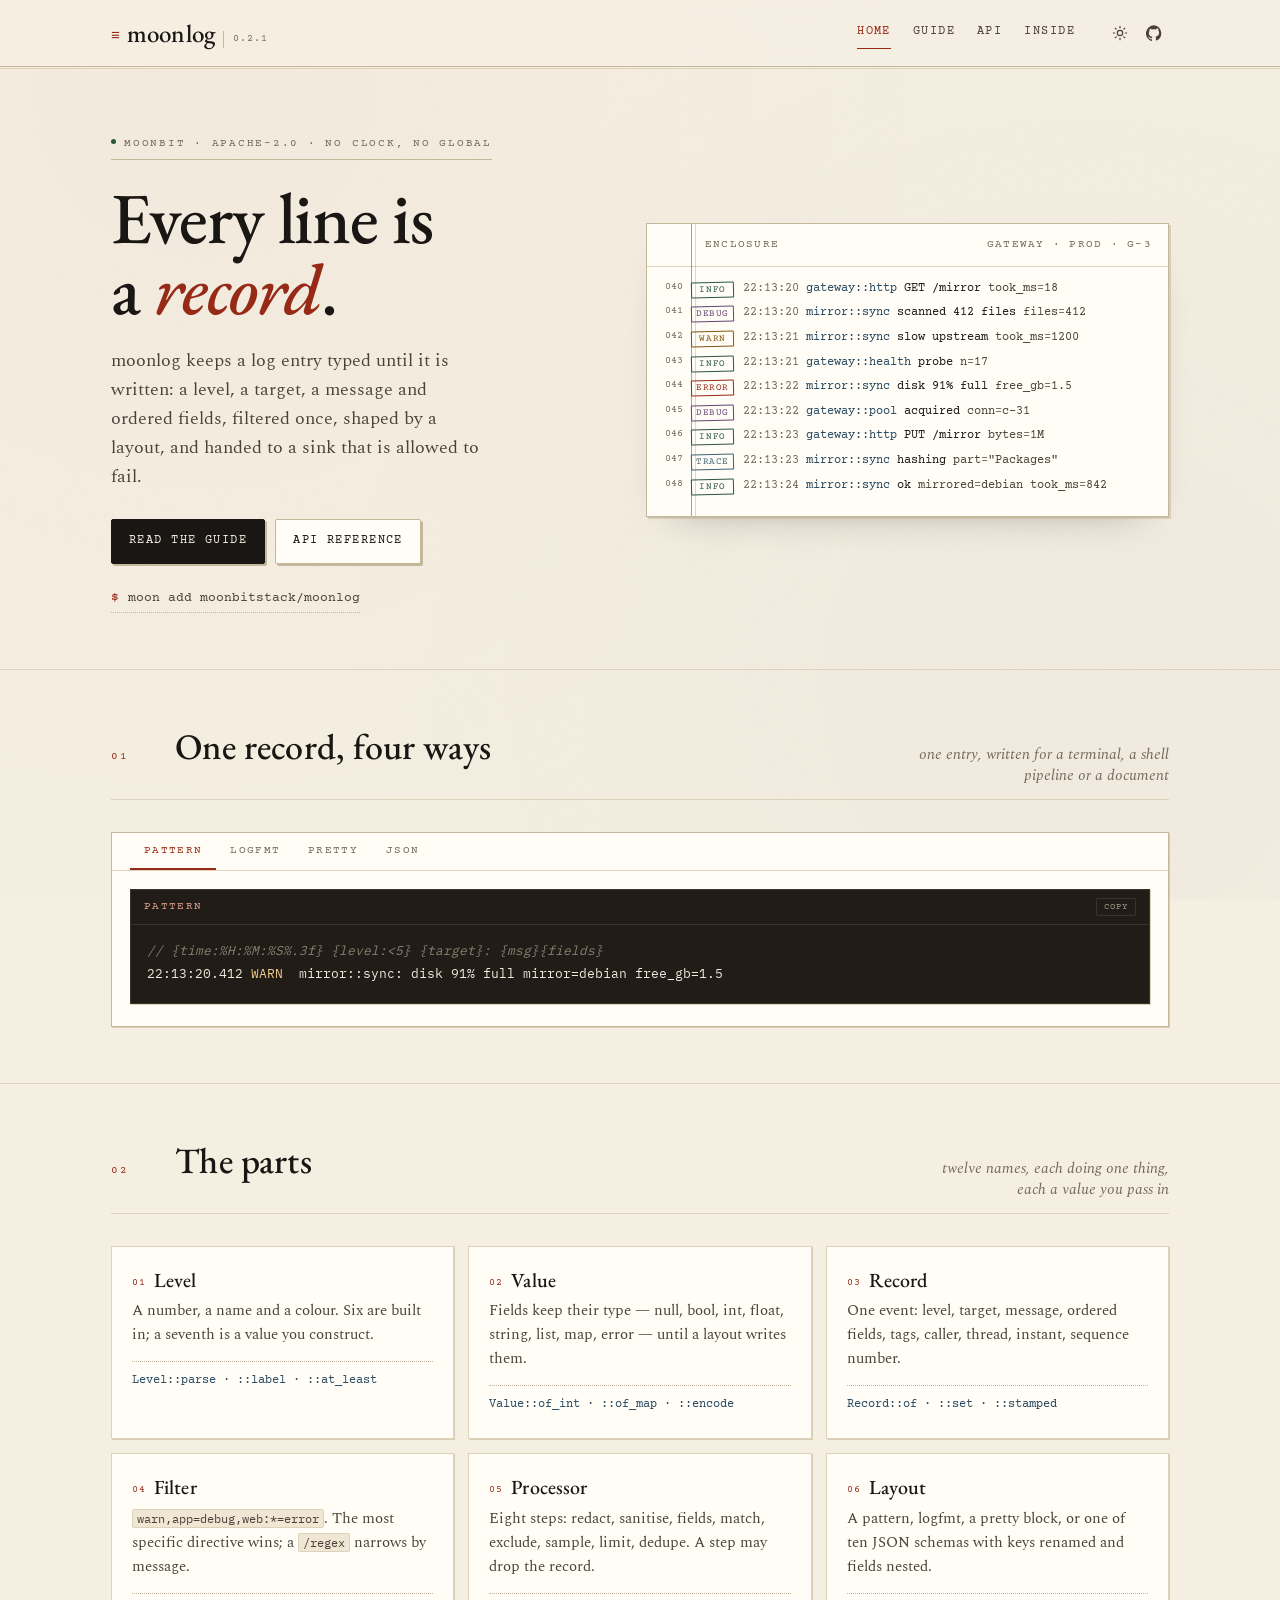
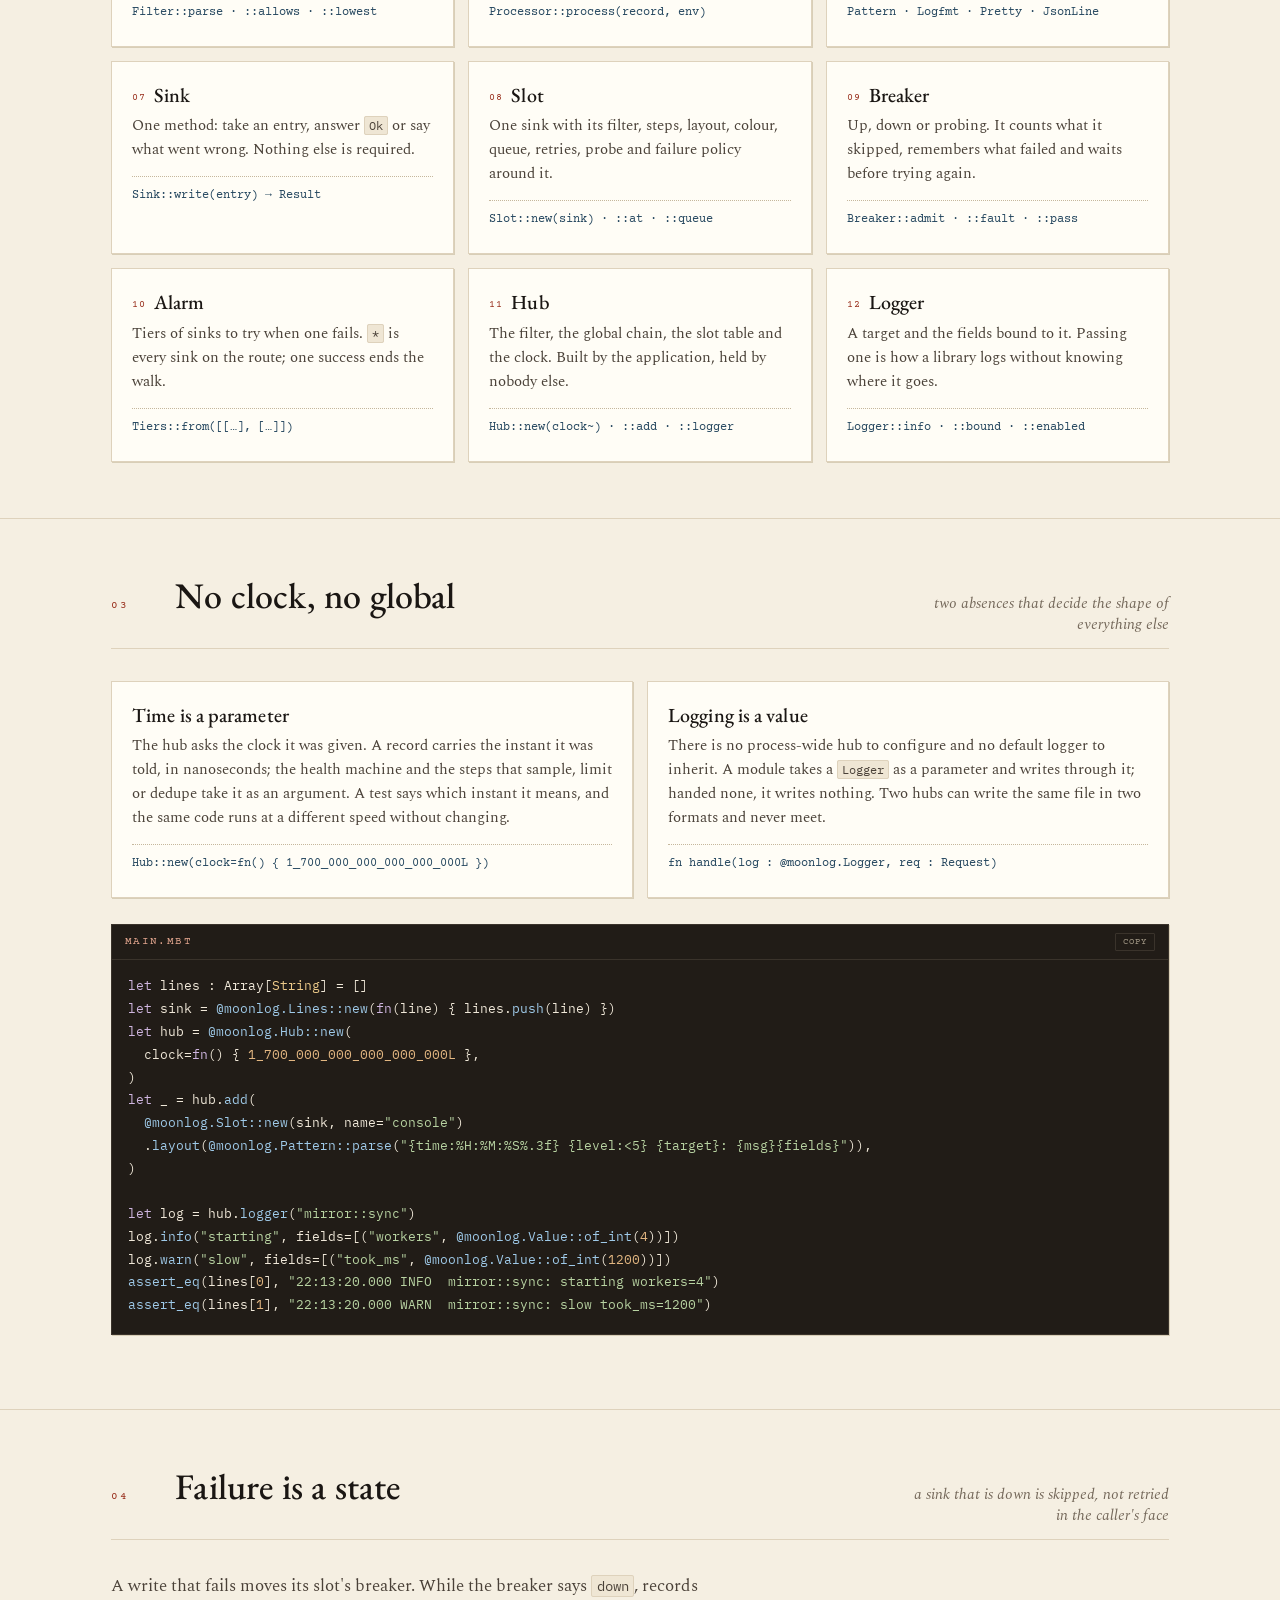
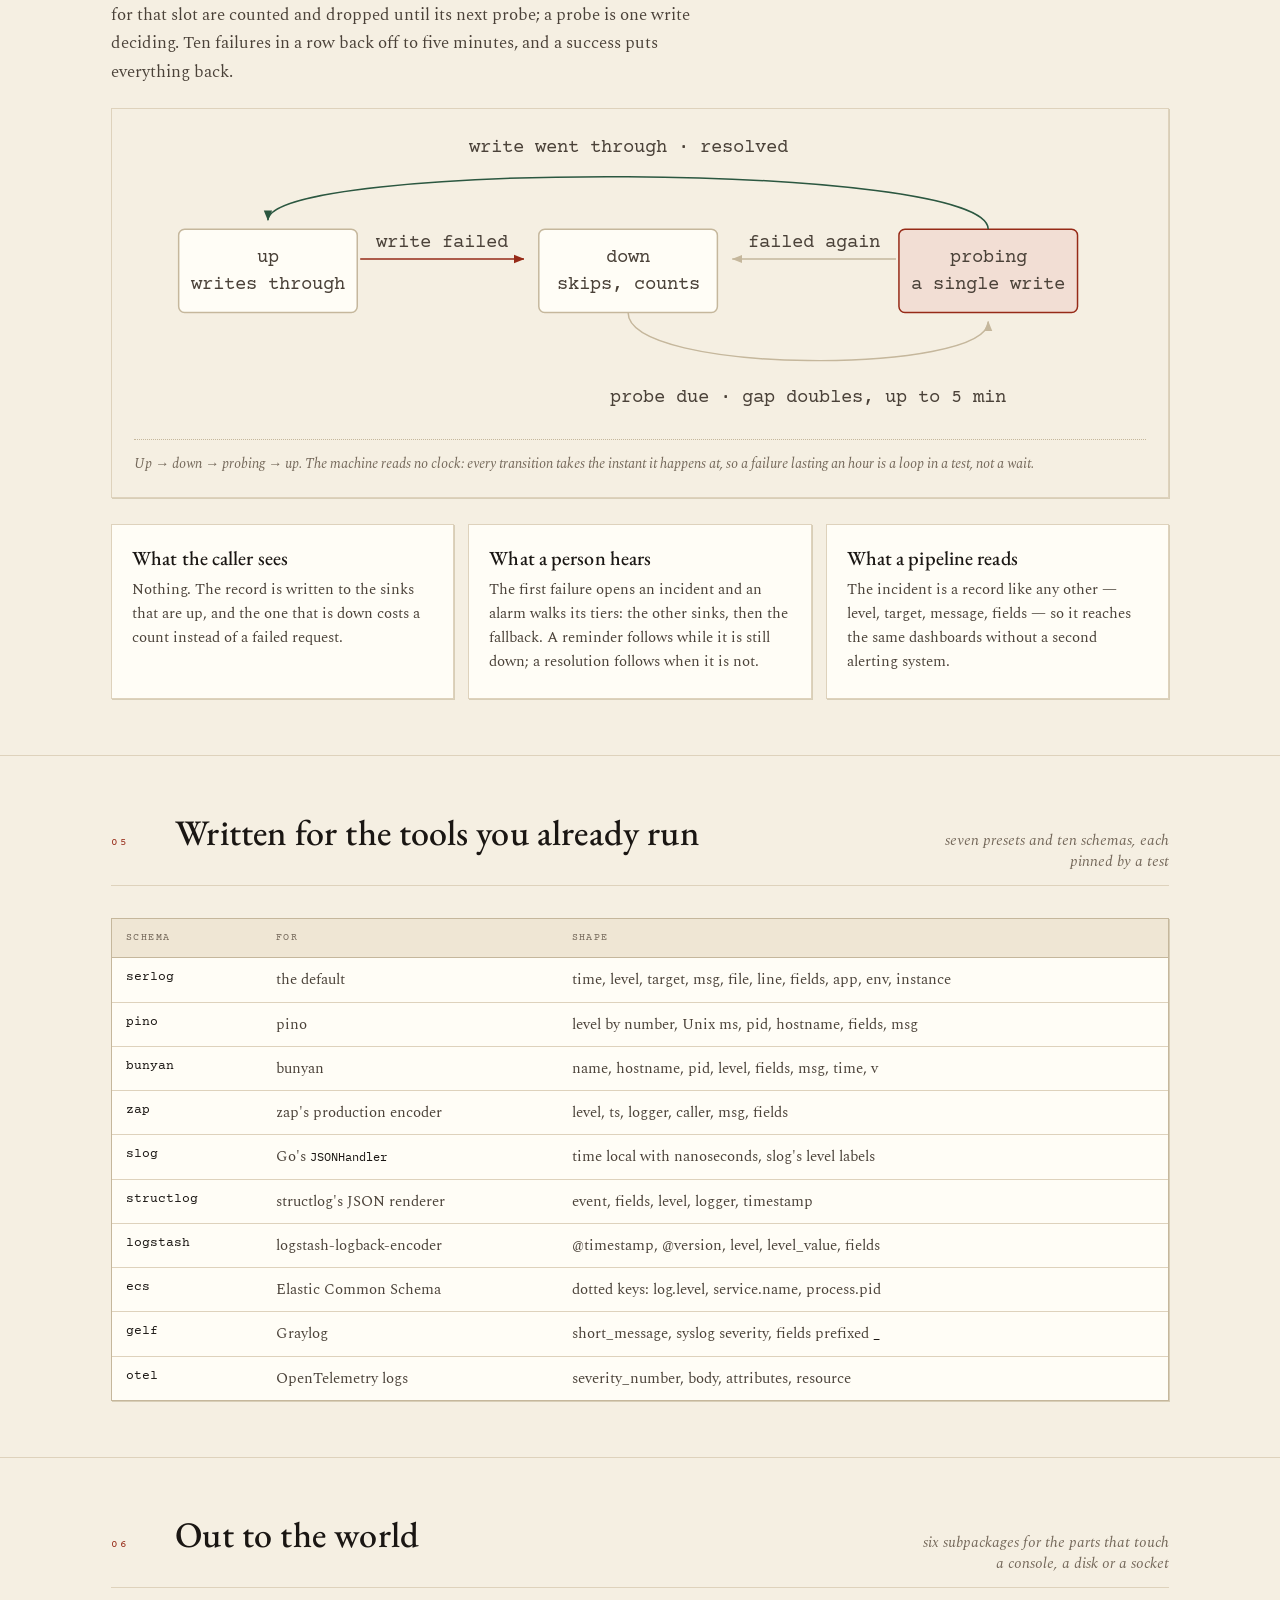
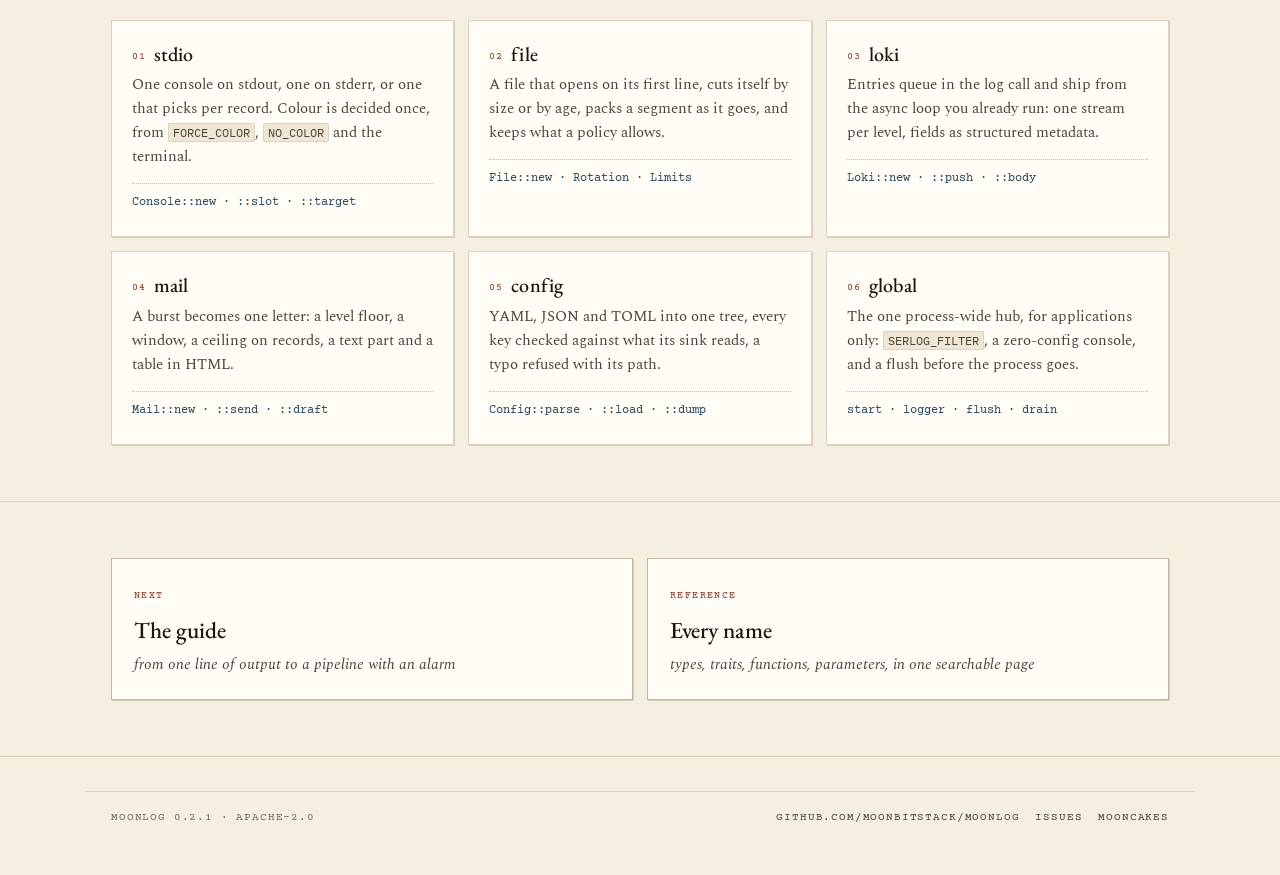
<file: docs/index.html>
<!DOCTYPE html>
<html lang="en">
  <head>
    <meta charset="utf-8" />
    <meta name="viewport" content="width=device-width, initial-scale=1" />
    <title>moonlog — structured logging for MoonBit</title>
    <meta
      name="description"
      content="moonlog is structured logging for MoonBit: six levels, typed fields, filters by target and level, chains of steps, four layouts including ten JSON schemas, sinks behind a health machine, and alarms that walk their tiers."
    />
    <meta name="theme-color" content="#f7f5ef" />
    <link rel="stylesheet" href="assets/style.css" />
<script type="module" src="assets/scrollbar.js"></script>
    <link
      rel="icon"
      href="data:image/svg+xml,%3Csvg xmlns='http://www.w3.org/2000/svg' viewBox='0 0 32 32'%3E%3Crect width='32' height='32' rx='6' fill='%2312151a'/%3E%3Crect x='6' y='9' width='20' height='2' fill='%23e8e4da'/%3E%3Crect x='6' y='15' width='14' height='2' fill='%237a828c'/%3E%3Crect x='6' y='21' width='17' height='2' fill='%23ff8a5b'/%3E%3C/svg%3E"
    />
    <script>
      (function () {
        try {
          var saved = localStorage.getItem("moonlog-theme");
          var theme =
            saved ||
            (window.matchMedia &&
            window.matchMedia("(prefers-color-scheme: dark)").matches
              ? "dark"
              : "light");
          document.documentElement.setAttribute("data-theme", theme);
        } catch (e) {
          document.documentElement.setAttribute("data-theme", "light");
        }
      })();
    </script>
  </head>
  <body>
    <header class="masthead">
      <div class="inner">
        <a class="wordmark" href="index.html">
          <span class="glyph">≡</span>
          <span>moonlog</span>
          <span class="ver">0.2.1</span>
        </a>
        <nav class="site" aria-label="Main">
          <a href="index.html" aria-current="page">Home</a>
          <a href="docs.html">Guide</a>
          <a href="api.html">API</a>
          <a href="inside.html">Inside</a>
        </nav>
        <div class="tools">
          <button class="icon-button" type="button" data-theme-toggle aria-label="Switch theme">
            <svg class="icon-sun" viewBox="0 0 24 24" fill="none" stroke="currentColor" stroke-width="1.8" stroke-linecap="round" aria-hidden="true">
              <circle cx="12" cy="12" r="4" />
              <path d="M12 2v2M12 20v2M4.9 4.9l1.4 1.4M17.7 17.7l1.4 1.4M2 12h2M20 12h2M4.9 19.1l1.4-1.4M17.7 6.3l1.4-1.4" />
            </svg>
            <svg class="icon-moon" viewBox="0 0 24 24" fill="none" stroke="currentColor" stroke-width="1.8" stroke-linecap="round" aria-hidden="true">
              <path d="M21 12.8A9 9 0 1 1 11.2 3a7 7 0 0 0 9.8 9.8z" />
            </svg>
          </button>
          <a
            class="icon-button"
            href="https://github.com/moonbitstack/moonlog"
            aria-label="moonlog on GitHub"
          >
            <svg viewBox="0 0 24 24" fill="currentColor" aria-hidden="true">
              <path d="M12 .5a12 12 0 0 0-3.8 23.4c.6.1.8-.3.8-.6v-2c-3.3.7-4-1.6-4-1.6-.6-1.4-1.4-1.8-1.4-1.8-1-.7.1-.7.1-.7 1.2.1 1.8 1.2 1.8 1.2 1 1.8 2.8 1.3 3.5 1 .1-.8.4-1.3.8-1.6-2.7-.3-5.5-1.3-5.5-6 0-1.2.5-2.3 1.2-3.1-.1-.3-.5-1.5.1-3.2 0 0 1-.3 3.3 1.2a11.5 11.5 0 0 1 6 0C17.3 4.7 18.3 5 18.3 5c.6 1.7.2 2.9.1 3.2.8.8 1.2 1.9 1.2 3.1 0 4.7-2.8 5.7-5.5 6 .4.4.8 1.1.8 2.2v3.3c0 .3.2.7.8.6A12 12 0 0 0 12 .5z" />
            </svg>
          </a>
        </div>
      </div>
    </header>

    <main>
      <div class="hero">
        <div class="wrap">
          <div>
            <span class="eyebrow"><span class="pulse"></span>MoonBit · Apache-2.0 · no clock, no global</span>
            <h1>Every line is<br />a <em>record</em>.</h1>
            <p class="lede">
              moonlog keeps a log entry typed until it is written: a level, a
              target, a message and ordered fields, filtered once, shaped by a
              layout, and handed to a sink that is allowed to fail.
            </p>
            <div class="actions">
              <a class="button" href="docs.html">Read the guide</a>
              <a class="button ghost" href="api.html">API reference</a>
            </div>
            <div class="install"><b>$</b> moon add moonbitstack/moonlog</div>
          </div>

          <div class="stream" aria-label="A sample of what moonlog writes">
            <div class="stream-bar">
              <span class="dots"><i></i><i></i><i></i></span>
              <span>enclosure</span>
              <span class="path">gateway · prod · g-3</span>
            </div>
            <div class="stream-body" data-stream>
              <div class="line"><span class="no">040</span><span class="chip info">INFO</span><span class="body"><span class="t">22:13:20</span> <span class="tgt">gateway::http</span> <span class="msg">GET /mirror</span> <span class="k">took_ms</span><span class="punct">=</span><span class="v">18</span></span></div>
              <div class="line"><span class="no">041</span><span class="chip debug">DEBUG</span><span class="body"><span class="t">22:13:20</span> <span class="tgt">mirror::sync</span> <span class="msg">scanned 412 files</span> <span class="k">files</span><span class="punct">=</span><span class="v">412</span></span></div>
              <div class="line"><span class="no">042</span><span class="chip warn">WARN</span><span class="body"><span class="t">22:13:21</span> <span class="tgt">mirror::sync</span> <span class="msg">slow upstream</span> <span class="k">took_ms</span><span class="punct">=</span><span class="v">1200</span></span></div>
              <div class="line"><span class="no">043</span><span class="chip info">INFO</span><span class="body"><span class="t">22:13:21</span> <span class="tgt">gateway::health</span> <span class="msg">probe</span> <span class="k">n</span><span class="punct">=</span><span class="v">17</span></span></div>
              <div class="line"><span class="no">044</span><span class="chip error">ERROR</span><span class="body"><span class="t">22:13:22</span> <span class="tgt">mirror::sync</span> <span class="msg">disk 91% full</span> <span class="k">free_gb</span><span class="punct">=</span><span class="v">1.5</span></span></div>
              <div class="line"><span class="no">045</span><span class="chip debug">DEBUG</span><span class="body"><span class="t">22:13:22</span> <span class="tgt">gateway::pool</span> <span class="msg">acquired</span> <span class="k">conn</span><span class="punct">=</span><span class="v">c-31</span></span></div>
              <div class="line"><span class="no">046</span><span class="chip info">INFO</span><span class="body"><span class="t">22:13:23</span> <span class="tgt">gateway::http</span> <span class="msg">PUT /mirror</span> <span class="k">bytes</span><span class="punct">=</span><span class="v">1M</span></span></div>
              <div class="line"><span class="no">047</span><span class="chip trace">TRACE</span><span class="body"><span class="t">22:13:23</span> <span class="tgt">mirror::sync</span> <span class="msg">hashing</span> <span class="k">part</span><span class="punct">=</span><span class="v">"Packages"</span></span></div>
              <div class="line"><span class="no">048</span><span class="chip info">INFO</span><span class="body"><span class="t">22:13:24</span> <span class="tgt">mirror::sync</span> <span class="msg">ok</span> <span class="k">mirrored</span><span class="punct">=</span><span class="v">debian</span> <span class="k">took_ms</span><span class="punct">=</span><span class="v">842</span></span></div>
            </div>
          </div>
        </div>
      </div>

      <section class="band" id="ways">
        <div class="wrap">
          <div class="band-head">
            <span class="idx">01</span>
            <h2>One record, four ways</h2>
            <span class="note">one entry, written for a terminal, a shell pipeline or a document</span>
          </div>

          <div class="specimen" data-tabs>
            <div class="tabs" role="tablist" aria-label="Layouts">
              <button role="tab" id="tab-pattern" aria-controls="panel-pattern" aria-selected="true">pattern</button>
              <button role="tab" id="tab-logfmt" aria-controls="panel-logfmt" aria-selected="false">logfmt</button>
              <button role="tab" id="tab-pretty" aria-controls="panel-pretty" aria-selected="false">pretty</button>
              <button role="tab" id="tab-json" aria-controls="panel-json" aria-selected="false">json</button>
            </div>

            <div class="tabpanel on" id="panel-pattern" role="tabpanel" aria-labelledby="tab-pattern">
              <div class="code">
                <header><span class="tag">Pattern</span><button class="copy" data-copy>copy</button></header>
                <pre><span class="c">// {time:%H:%M:%S%.3f} {level:&lt;5} {target}: {msg}{fields}</span>
22:13:20.412 <span class="ty">WARN</span>  mirror::sync: disk 91% full mirror=debian free_gb=1.5</pre>
              </div>
            </div>

            <div class="tabpanel" id="panel-logfmt" role="tabpanel" aria-labelledby="tab-logfmt">
              <div class="code">
                <header><span class="tag">Logfmt</span><button class="copy" data-copy>copy</button></header>
                <pre>time=<span class="n">2023-11-14T22:13:20Z</span> level=<span class="s">warn</span> target=<span class="s">mirror::sync</span> msg=<span class="s">"disk 91% full"</span> mirror=<span class="s">debian</span> free_gb=<span class="n">1.5</span></pre>
              </div>
            </div>

            <div class="tabpanel" id="panel-pretty" role="tabpanel" aria-labelledby="tab-pretty">
              <div class="code">
                <header><span class="tag">Pretty</span><button class="copy" data-copy>copy</button></header>
                <pre><span class="n">2023-11-14 22:13:20.412</span> <span class="ty">WARN</span>  mirror::sync disk 91% full
    mirror  <span class="c">=</span> debian
    free_gb <span class="c">=</span> <span class="n">1.5</span></pre>
              </div>
            </div>

            <div class="tabpanel" id="panel-json" role="tabpanel" aria-labelledby="tab-json">
              <div class="code">
                <header><span class="tag">JSON · serlog</span><button class="copy" data-copy>copy</button></header>
                <pre>{
  <span class="k">"time"</span>: <span class="s">"2023-11-14T22:13:20.412Z"</span>,
  <span class="k">"level"</span>: <span class="s">"warn"</span>,
  <span class="k">"target"</span>: <span class="s">"mirror::sync"</span>,
  <span class="k">"msg"</span>: <span class="s">"disk 91% full"</span>,
  <span class="k">"mirror"</span>: <span class="s">"debian"</span>,
  <span class="k">"free_gb"</span>: <span class="n">1.5</span>,
  <span class="k">"app"</span>: <span class="s">"gateway"</span>, <span class="k">"env"</span>: <span class="s">"prod"</span>
}</pre>
              </div>
            </div>
          </div>
        </div>
      </section>

      <section class="band" id="parts">
        <div class="wrap">
          <div class="band-head">
            <span class="idx">02</span>
            <h2>The parts</h2>
            <span class="note">twelve names, each doing one thing, each a value you pass in</span>
          </div>

          <div class="cols">
            <div class="cell">
              <h3><span class="num">01</span>Level</h3>
              <p>A number, a name and a colour. Six are built in; a seventh is a value you construct.</p>
              <span class="sig">Level::parse · ::label · ::at_least</span>
            </div>
            <div class="cell">
              <h3><span class="num">02</span>Value</h3>
              <p>Fields keep their type — null, bool, int, float, string, list, map, error — until a layout writes them.</p>
              <span class="sig">Value::of_int · ::of_map · ::encode</span>
            </div>
            <div class="cell">
              <h3><span class="num">03</span>Record</h3>
              <p>One event: level, target, message, ordered fields, tags, caller, thread, instant, sequence number.</p>
              <span class="sig">Record::of · ::set · ::stamped</span>
            </div>
            <div class="cell">
              <h3><span class="num">04</span>Filter</h3>
              <p><code>warn,app=debug,web:*=error</code>. The most specific directive wins; a <code>/regex</code> narrows by message.</p>
              <span class="sig">Filter::parse · ::allows · ::lowest</span>
            </div>
            <div class="cell">
              <h3><span class="num">05</span>Processor</h3>
              <p>Eight steps: redact, sanitise, fields, match, exclude, sample, limit, dedupe. A step may drop the record.</p>
              <span class="sig">Processor::process(record, env)</span>
            </div>
            <div class="cell">
              <h3><span class="num">06</span>Layout</h3>
              <p>A pattern, logfmt, a pretty block, or one of ten JSON schemas with keys renamed and fields nested.</p>
              <span class="sig">Pattern · Logfmt · Pretty · JsonLine</span>
            </div>
            <div class="cell">
              <h3><span class="num">07</span>Sink</h3>
              <p>One method: take an entry, answer <code>Ok</code> or say what went wrong. Nothing else is required.</p>
              <span class="sig">Sink::write(entry) → Result</span>
            </div>
            <div class="cell">
              <h3><span class="num">08</span>Slot</h3>
              <p>One sink with its filter, steps, layout, colour, queue, retries, probe and failure policy around it.</p>
              <span class="sig">Slot::new(sink) · ::at · ::queue</span>
            </div>
            <div class="cell">
              <h3><span class="num">09</span>Breaker</h3>
              <p>Up, down or probing. It counts what it skipped, remembers what failed and waits before trying again.</p>
              <span class="sig">Breaker::admit · ::fault · ::pass</span>
            </div>
            <div class="cell">
              <h3><span class="num">10</span>Alarm</h3>
              <p>Tiers of sinks to try when one fails. <code>*</code> is every sink on the route; one success ends the walk.</p>
              <span class="sig">Tiers::from([[…], […]])</span>
            </div>
            <div class="cell">
              <h3><span class="num">11</span>Hub</h3>
              <p>The filter, the global chain, the slot table and the clock. Built by the application, held by nobody else.</p>
              <span class="sig">Hub::new(clock~) · ::add · ::logger</span>
            </div>
            <div class="cell">
              <h3><span class="num">12</span>Logger</h3>
              <p>A target and the fields bound to it. Passing one is how a library logs without knowing where it goes.</p>
              <span class="sig">Logger::info · ::bound · ::enabled</span>
            </div>
          </div>
        </div>
      </section>

      <section class="band" id="shape">
        <div class="wrap">
          <div class="band-head">
            <span class="idx">03</span>
            <h2>No clock, no global</h2>
            <span class="note">two absences that decide the shape of everything else</span>
          </div>

          <div class="cols" style="grid-template-columns: repeat(auto-fit, minmax(320px, 1fr))">
            <div class="cell">
              <h3>Time is a parameter</h3>
              <p>
                The hub asks the clock it was given. A record carries the
                instant it was told, in nanoseconds; the health machine and the
                steps that sample, limit or dedupe take it as an argument. A
                test says which instant it means, and the same code runs at a
                different speed without changing.
              </p>
              <span class="sig">Hub::new(clock=fn() { 1_700_000_000_000_000_000L })</span>
            </div>
            <div class="cell">
              <h3>Logging is a value</h3>
              <p>
                There is no process-wide hub to configure and no default logger
                to inherit. A module takes a <code>Logger</code> as a parameter
                and writes through it; handed none, it writes nothing. Two hubs
                can write the same file in two formats and never meet.
              </p>
              <span class="sig">fn handle(log : @moonlog.Logger, req : Request)</span>
            </div>
          </div>

          <div class="code" style="margin-top: 26px">
            <header><span class="tag">main.mbt</span><button class="copy" data-copy>copy</button></header>
            <pre><span class="kw">let</span> lines : Array[<span class="ty">String</span>] = []
<span class="kw">let</span> sink = <span class="fn">@moonlog.Lines::new</span>(<span class="kw">fn</span>(line) { lines.<span class="fn">push</span>(line) })
<span class="kw">let</span> hub = <span class="fn">@moonlog.Hub::new</span>(
  clock=<span class="kw">fn</span>() { <span class="n">1_700_000_000_000_000_000L</span> },
)
<span class="kw">let</span> _ = hub.<span class="fn">add</span>(
  <span class="fn">@moonlog.Slot::new</span>(sink, name=<span class="s">"console"</span>)
  .<span class="fn">layout</span>(<span class="fn">@moonlog.Pattern::parse</span>(<span class="s">"{time:%H:%M:%S%.3f} {level:&lt;5} {target}: {msg}{fields}"</span>)),
)

<span class="kw">let</span> log = hub.<span class="fn">logger</span>(<span class="s">"mirror::sync"</span>)
log.<span class="fn">info</span>(<span class="s">"starting"</span>, fields=[(<span class="s">"workers"</span>, <span class="fn">@moonlog.Value::of_int</span>(<span class="n">4</span>))])
log.<span class="fn">warn</span>(<span class="s">"slow"</span>, fields=[(<span class="s">"took_ms"</span>, <span class="fn">@moonlog.Value::of_int</span>(<span class="n">1200</span>))])
<span class="fn">assert_eq</span>(lines[<span class="n">0</span>], <span class="s">"22:13:20.000 INFO  mirror::sync: starting workers=4"</span>)
<span class="fn">assert_eq</span>(lines[<span class="n">1</span>], <span class="s">"22:13:20.000 WARN  mirror::sync: slow took_ms=1200"</span>)</pre>
          </div>
        </div>
      </section>

      <section class="band" id="failure">
        <div class="wrap">
          <div class="band-head">
            <span class="idx">04</span>
            <h2>Failure is a state</h2>
            <span class="note">a sink that is down is skipped, not retried in the caller's face</span>
          </div>

          <p class="lead" style="max-width: 66ch; color: var(--ink-soft)">
            A write that fails moves its slot's breaker. While the breaker says
            <code>down</code>, records for that slot are counted and dropped until
            its next probe; a probe is one write deciding. Ten failures in a row
            back off to five minutes, and a success puts everything back.
          </p>

          <figure class="figure">
<svg viewBox="0 0 680 196" role="img" aria-label="The health machine: up, down and probing">
              <defs>
                <marker id="tip" viewBox="0 0 10 10" refX="9.5" refY="5" markerWidth="7" markerHeight="7" orient="auto-start-reverse">
                  <path d="M0 1 L10 5 L0 9 z" fill="context-stroke" />
                </marker>
              </defs>
              <g font-family="ui-monospace, monospace" font-size="11.5">
                <rect class="box" x="30" y="66" width="120" height="56" rx="4" />
                <text class="lbl" x="90" y="88" text-anchor="middle" fill="var(--info)" font-size="12.5">up</text>
                <text class="lbl" x="90" y="106" text-anchor="middle" fill="var(--ink-faint)">writes through</text>

                <rect class="box" x="272" y="66" width="120" height="56" rx="4" />
                <text class="lbl" x="332" y="88" text-anchor="middle" fill="var(--error)" font-size="12.5">down</text>
                <text class="lbl" x="332" y="106" text-anchor="middle" fill="var(--ink-faint)">skips, counts</text>

                <rect class="accent-box" x="514" y="66" width="120" height="56" rx="4" />
                <text class="lbl" x="574" y="88" text-anchor="middle" font-size="12.5">probing</text>
                <text class="lbl" x="574" y="106" text-anchor="middle" fill="var(--ink-faint)">a single write</text>

                <path d="M152 86 H262" stroke="var(--accent)" fill="none" marker-end="url(#tip)" />
                <text class="lbl" x="207" y="78" text-anchor="middle" fill="var(--accent)">write failed</text>

                <path d="M512 86 H402" stroke="var(--rule-strong)" fill="none" marker-end="url(#tip)" />
                <text class="lbl" x="457" y="78" text-anchor="middle" fill="var(--ink-faint)">failed again</text>

                <path d="M332 122 C332 164, 574 164, 574 128" stroke="var(--rule-strong)" fill="none" marker-end="url(#tip)" />
                <text class="lbl" x="453" y="182" text-anchor="middle" fill="var(--ink-faint)">probe due · gap doubles, up to 5 min</text>

                <path d="M574 66 C574 20, 90 20, 90 60" stroke="var(--info)" fill="none" marker-end="url(#tip)" />
                <text class="lbl" x="332" y="14" text-anchor="middle" fill="var(--info)">write went through · resolved</text>
              </g>
            </svg>
            <figcaption>
              Up → down → probing → up. The machine reads no clock: every
              transition takes the instant it happens at, so a failure lasting
              an hour is a loop in a test, not a wait.
            </figcaption>
          </figure>

          <div class="cols" style="grid-template-columns: repeat(auto-fit, minmax(300px, 1fr))">
            <div class="cell">
              <h3>What the caller sees</h3>
              <p>
                Nothing. The record is written to the sinks that are up, and the
                one that is down costs a count instead of a failed request.
              </p>
            </div>
            <div class="cell">
              <h3>What a person hears</h3>
              <p>
                The first failure opens an incident and an alarm walks its tiers:
                the other sinks, then the fallback. A reminder follows while it
                is still down; a resolution follows when it is not.
              </p>
            </div>
            <div class="cell">
              <h3>What a pipeline reads</h3>
              <p>
                The incident is a record like any other — level, target,
                message, fields — so it reaches the same dashboards without a
                second alerting system.
              </p>
            </div>
          </div>
        </div>
      </section>

      <section class="band" id="schemas">
        <div class="wrap">
          <div class="band-head">
            <span class="idx">05</span>
            <h2>Written for the tools you already run</h2>
            <span class="note">seven presets and ten schemas, each pinned by a test</span>
          </div>

          <div class="table-wrap">
            <table>
              <thead>
                <tr><th>Schema</th><th>For</th><th>Shape</th></tr>
              </thead>
              <tbody>
                <tr><td>serlog</td><td>the default</td><td>time, level, target, msg, file, line, fields, app, env, instance</td></tr>
                <tr><td>pino</td><td>pino</td><td>level by number, Unix ms, pid, hostname, fields, msg</td></tr>
                <tr><td>bunyan</td><td>bunyan</td><td>name, hostname, pid, level, fields, msg, time, v</td></tr>
                <tr><td>zap</td><td>zap's production encoder</td><td>level, ts, logger, caller, msg, fields</td></tr>
                <tr><td>slog</td><td>Go's <code>JSONHandler</code></td><td>time local with nanoseconds, slog's level labels</td></tr>
                <tr><td>structlog</td><td>structlog's JSON renderer</td><td>event, fields, level, logger, timestamp</td></tr>
                <tr><td>logstash</td><td>logstash-logback-encoder</td><td>@timestamp, @version, level, level_value, fields</td></tr>
                <tr><td>ecs</td><td>Elastic Common Schema</td><td>dotted keys: log.level, service.name, process.pid</td></tr>
                <tr><td>gelf</td><td>Graylog</td><td>short_message, syslog severity, fields prefixed <code>_</code></td></tr>
                <tr><td>otel</td><td>OpenTelemetry logs</td><td>severity_number, body, attributes, resource</td></tr>
              </tbody>
            </table>
          </div>
        </div>
      </section>

      <section class="band" id="world">
        <div class="wrap">
          <div class="band-head">
            <span class="idx">06</span>
            <h2>Out to the world</h2>
            <span class="note">six subpackages for the parts that touch a console, a disk or a socket</span>
          </div>

          <div class="cols">
            <div class="cell">
              <h3><span class="num">01</span>stdio</h3>
              <p>One console on stdout, one on stderr, or one that picks per record. Colour is decided once, from <code>FORCE_COLOR</code>, <code>NO_COLOR</code> and the terminal.</p>
              <span class="sig">Console::new · ::slot · ::target</span>
            </div>
            <div class="cell">
              <h3><span class="num">02</span>file</h3>
              <p>A file that opens on its first line, cuts itself by size or by age, packs a segment as it goes, and keeps what a policy allows.</p>
              <span class="sig">File::new · Rotation · Limits</span>
            </div>
            <div class="cell">
              <h3><span class="num">03</span>loki</h3>
              <p>Entries queue in the log call and ship from the async loop you already run: one stream per level, fields as structured metadata.</p>
              <span class="sig">Loki::new · ::push · ::body</span>
            </div>
            <div class="cell">
              <h3><span class="num">04</span>mail</h3>
              <p>A burst becomes one letter: a level floor, a window, a ceiling on records, a text part and a table in HTML.</p>
              <span class="sig">Mail::new · ::send · ::draft</span>
            </div>
            <div class="cell">
              <h3><span class="num">05</span>config</h3>
              <p>YAML, JSON and TOML into one tree, every key checked against what its sink reads, a typo refused with its path.</p>
              <span class="sig">Config::parse · ::load · ::dump</span>
            </div>
            <div class="cell">
              <h3><span class="num">06</span>global</h3>
              <p>The one process-wide hub, for applications only: <code>SERLOG_FILTER</code>, a zero-config console, and a flush before the process goes.</p>
              <span class="sig">start · logger · flush · drain</span>
            </div>
          </div>
        </div>
      </section>

      <section class="band">
        <div class="wrap">
          <div class="next">
            <a href="docs.html">
              <span class="dir">next</span>
              <strong>The guide</strong>
              <em>from one line of output to a pipeline with an alarm</em>
            </a>
            <a href="api.html">
              <span class="dir">reference</span>
              <strong>Every name</strong>
              <em>types, traits, functions, parameters, in one searchable page</em>
            </a>
          </div>
        </div>
      </section>
    </main>

    <footer>
      <div class="wrap">
        <span>moonlog 0.2.1 · Apache-2.0</span>
        <span class="sep"></span>
        <a href="https://github.com/moonbitstack/moonlog">github.com/moonbitstack/moonlog</a>
        <a href="https://github.com/moonbitstack/moonlog/issues">issues</a>
        <a href="https://mooncakes.io">mooncakes</a>
      </div>
    </footer>

    <script src="assets/app.js"></script>
  </body>
</html>
</file>
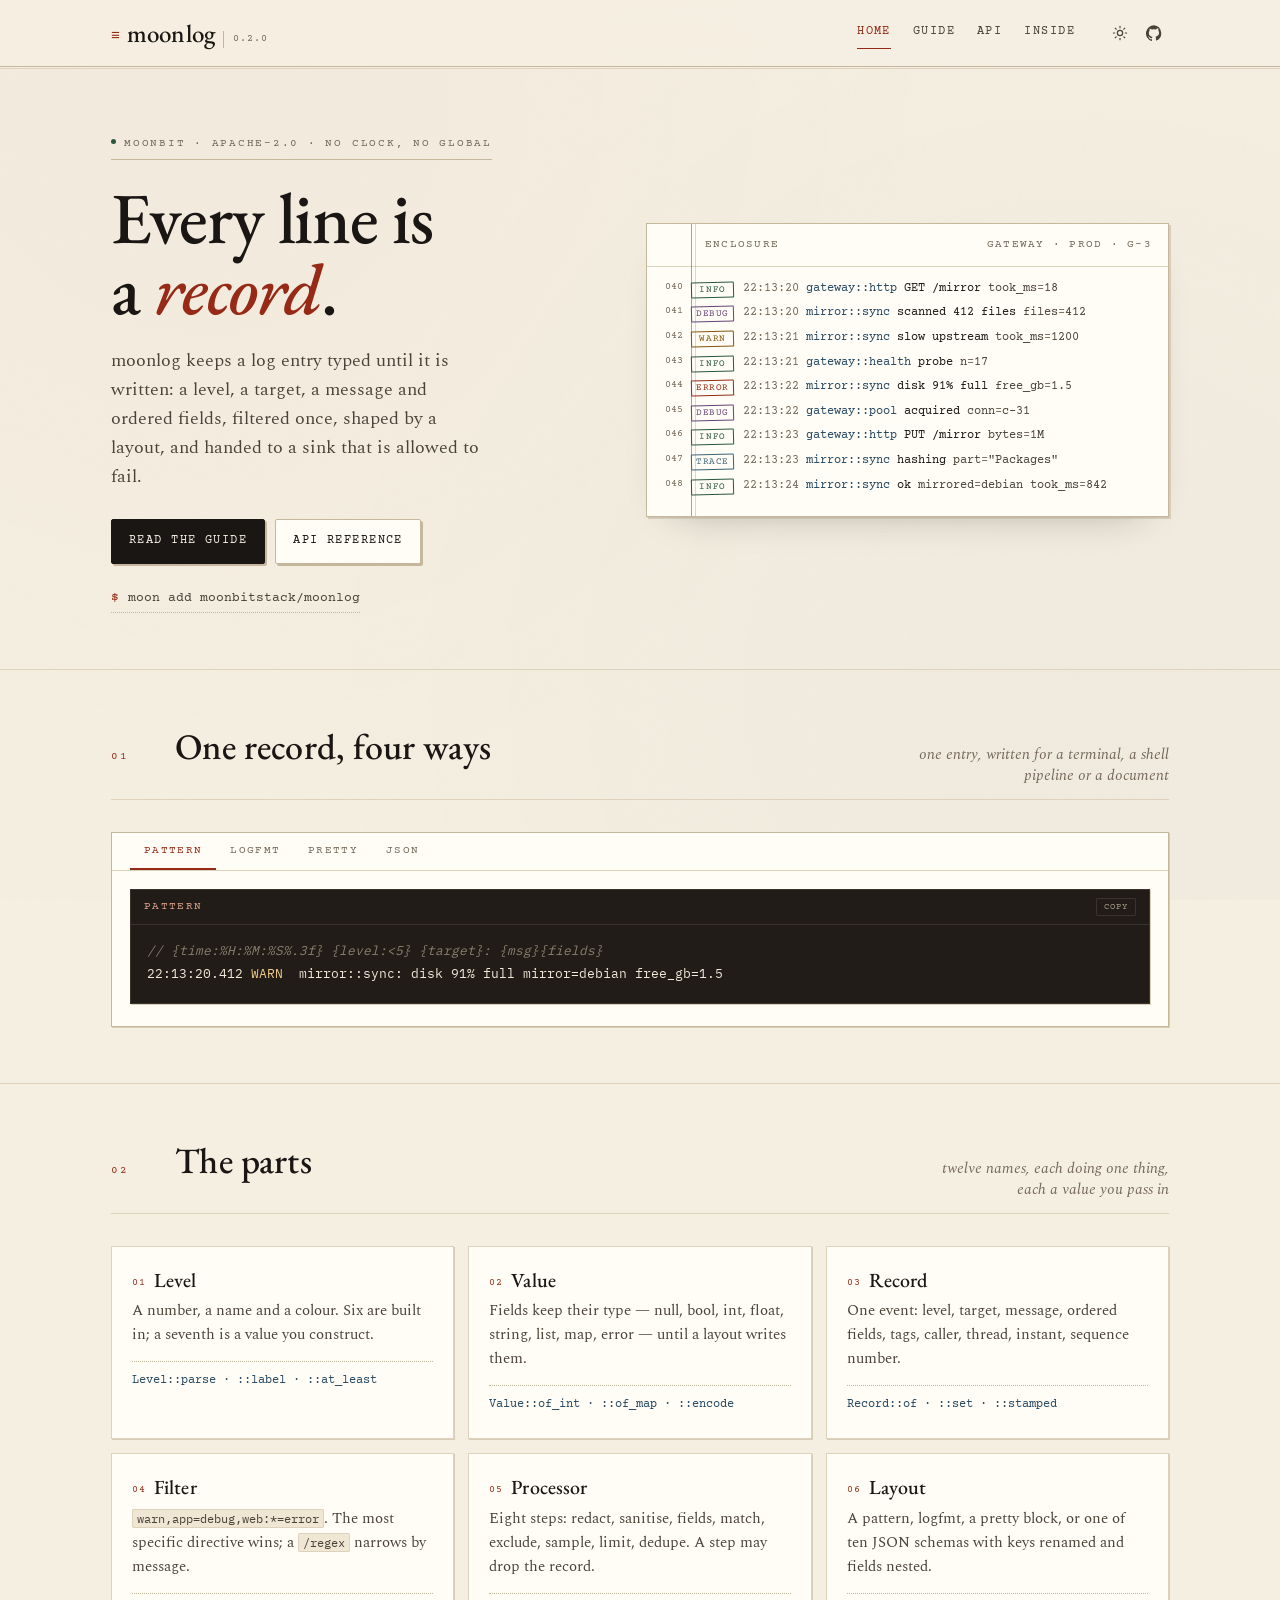
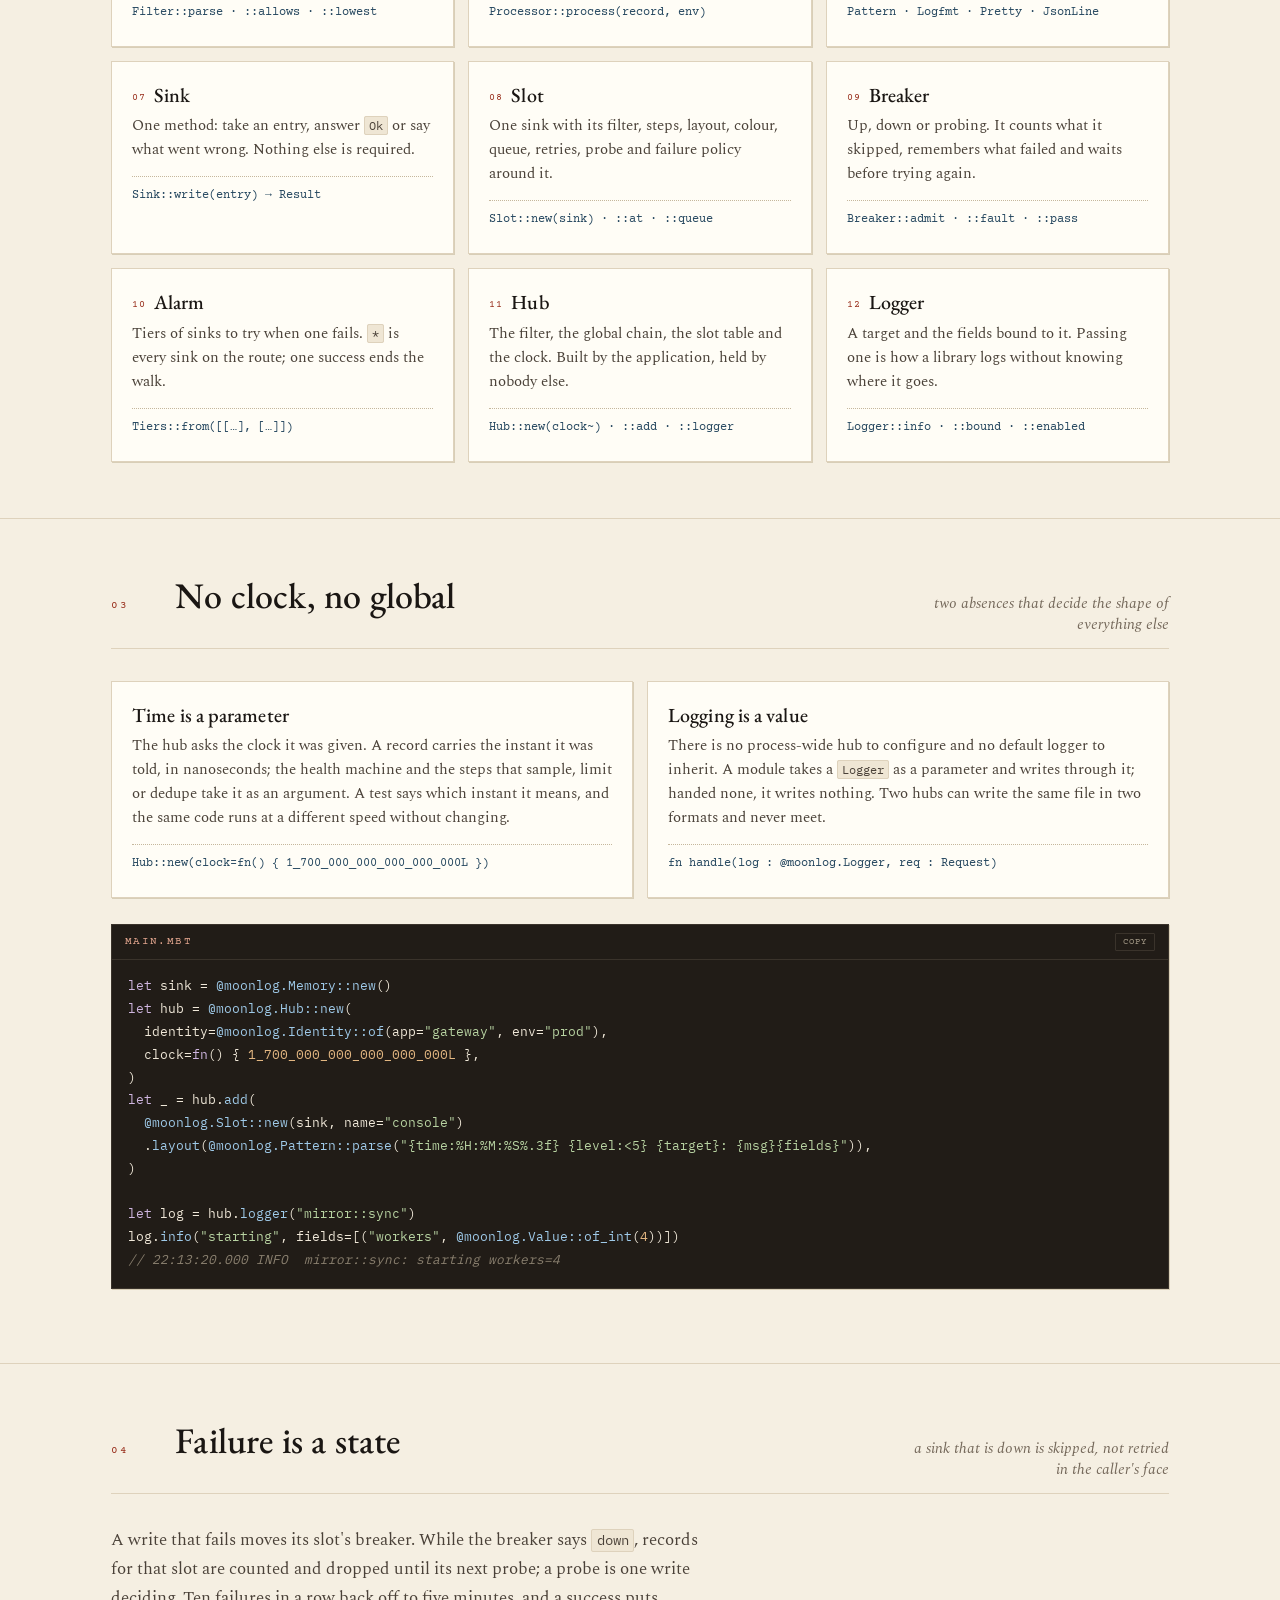
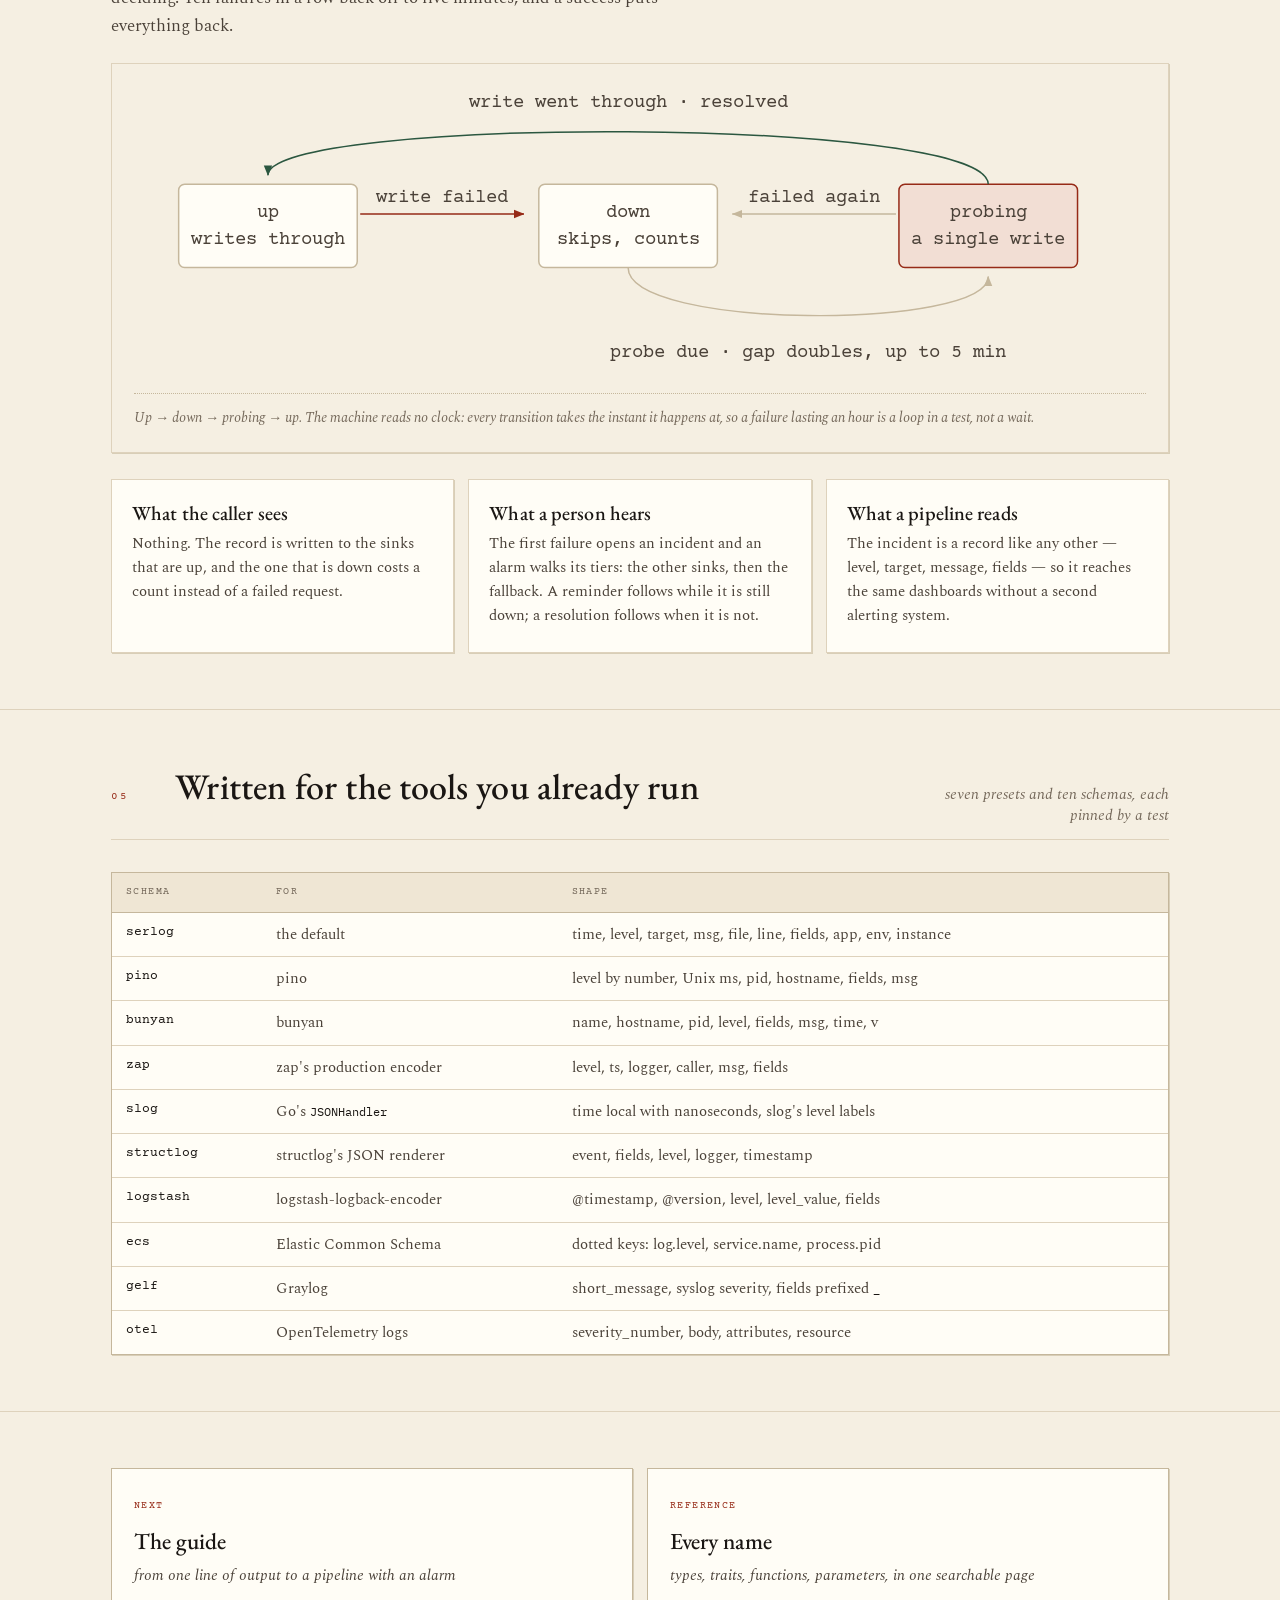
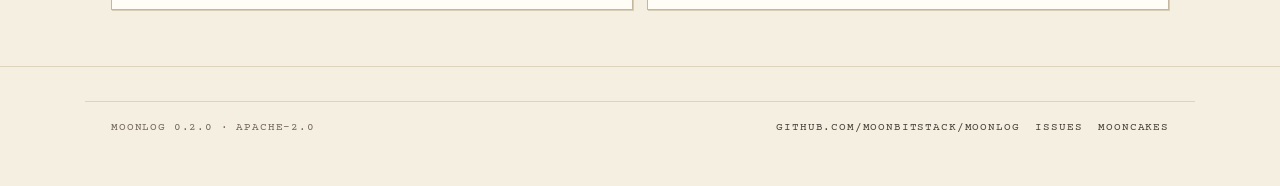
<file: site/index.html>
<!DOCTYPE html>
<html lang="en">
  <head>
    <meta charset="utf-8" />
    <meta name="viewport" content="width=device-width, initial-scale=1" />
    <title>moonlog — structured logging for MoonBit</title>
    <meta
      name="description"
      content="moonlog is structured logging for MoonBit: six levels, typed fields, filters that read like RUST_LOG, chains of steps, four layouts including ten JSON schemas, sinks behind a health machine, and alarms that walk their tiers."
    />
    <meta name="theme-color" content="#f7f5ef" />
    <link rel="stylesheet" href="assets/style.css" />
    <link
      rel="icon"
      href="data:image/svg+xml,%3Csvg xmlns='http://www.w3.org/2000/svg' viewBox='0 0 32 32'%3E%3Crect width='32' height='32' rx='6' fill='%2312151a'/%3E%3Crect x='6' y='9' width='20' height='2' fill='%23e8e4da'/%3E%3Crect x='6' y='15' width='14' height='2' fill='%237a828c'/%3E%3Crect x='6' y='21' width='17' height='2' fill='%23ff8a5b'/%3E%3C/svg%3E"
    />
    <script>
      (function () {
        try {
          var saved = localStorage.getItem("moonlog-theme");
          var theme =
            saved ||
            (window.matchMedia &&
            window.matchMedia("(prefers-color-scheme: dark)").matches
              ? "dark"
              : "light");
          document.documentElement.setAttribute("data-theme", theme);
        } catch (e) {
          document.documentElement.setAttribute("data-theme", "light");
        }
      })();
    </script>
  </head>
  <body>
    <header class="masthead">
      <div class="inner">
        <a class="wordmark" href="index.html">
          <span class="glyph">≡</span>
          <span>moonlog</span>
          <span class="ver">0.2.0</span>
        </a>
        <nav class="site" aria-label="Main">
          <a href="index.html" aria-current="page">Home</a>
          <a href="docs.html">Guide</a>
          <a href="api.html">API</a>
          <a href="inside.html">Inside</a>
        </nav>
        <div class="tools">
          <button class="icon-button" type="button" data-theme-toggle aria-label="Switch theme">
            <svg class="icon-sun" viewBox="0 0 24 24" fill="none" stroke="currentColor" stroke-width="1.8" stroke-linecap="round" aria-hidden="true">
              <circle cx="12" cy="12" r="4" />
              <path d="M12 2v2M12 20v2M4.9 4.9l1.4 1.4M17.7 17.7l1.4 1.4M2 12h2M20 12h2M4.9 19.1l1.4-1.4M17.7 6.3l1.4-1.4" />
            </svg>
            <svg class="icon-moon" viewBox="0 0 24 24" fill="none" stroke="currentColor" stroke-width="1.8" stroke-linecap="round" aria-hidden="true">
              <path d="M21 12.8A9 9 0 1 1 11.2 3a7 7 0 0 0 9.8 9.8z" />
            </svg>
          </button>
          <a
            class="icon-button"
            href="https://github.com/moonbitstack/moonlog"
            aria-label="moonlog on GitHub"
          >
            <svg viewBox="0 0 24 24" fill="currentColor" aria-hidden="true">
              <path d="M12 .5a12 12 0 0 0-3.8 23.4c.6.1.8-.3.8-.6v-2c-3.3.7-4-1.6-4-1.6-.6-1.4-1.4-1.8-1.4-1.8-1-.7.1-.7.1-.7 1.2.1 1.8 1.2 1.8 1.2 1 1.8 2.8 1.3 3.5 1 .1-.8.4-1.3.8-1.6-2.7-.3-5.5-1.3-5.5-6 0-1.2.5-2.3 1.2-3.1-.1-.3-.5-1.5.1-3.2 0 0 1-.3 3.3 1.2a11.5 11.5 0 0 1 6 0C17.3 4.7 18.3 5 18.3 5c.6 1.7.2 2.9.1 3.2.8.8 1.2 1.9 1.2 3.1 0 4.7-2.8 5.7-5.5 6 .4.4.8 1.1.8 2.2v3.3c0 .3.2.7.8.6A12 12 0 0 0 12 .5z" />
            </svg>
          </a>
        </div>
      </div>
    </header>

    <main>
      <div class="hero">
        <div class="wrap">
          <div>
            <span class="eyebrow"><span class="pulse"></span>MoonBit · Apache-2.0 · no clock, no global</span>
            <h1>Every line is<br />a <em>record</em>.</h1>
            <p class="lede">
              moonlog keeps a log entry typed until it is written: a level, a
              target, a message and ordered fields, filtered once, shaped by a
              layout, and handed to a sink that is allowed to fail.
            </p>
            <div class="actions">
              <a class="button" href="docs.html">Read the guide</a>
              <a class="button ghost" href="api.html">API reference</a>
            </div>
            <div class="install"><b>$</b> moon add moonbitstack/moonlog</div>
          </div>

          <div class="stream" aria-label="A sample of what moonlog writes">
            <div class="stream-bar">
              <span class="dots"><i></i><i></i><i></i></span>
              <span>enclosure</span>
              <span class="path">gateway · prod · g-3</span>
            </div>
            <div class="stream-body" data-stream>
              <div class="line"><span class="no">040</span><span class="chip info">INFO</span><span class="body"><span class="t">22:13:20</span> <span class="tgt">gateway::http</span> <span class="msg">GET /mirror</span> <span class="k">took_ms</span><span class="punct">=</span><span class="v">18</span></span></div>
              <div class="line"><span class="no">041</span><span class="chip debug">DEBUG</span><span class="body"><span class="t">22:13:20</span> <span class="tgt">mirror::sync</span> <span class="msg">scanned 412 files</span> <span class="k">files</span><span class="punct">=</span><span class="v">412</span></span></div>
              <div class="line"><span class="no">042</span><span class="chip warn">WARN</span><span class="body"><span class="t">22:13:21</span> <span class="tgt">mirror::sync</span> <span class="msg">slow upstream</span> <span class="k">took_ms</span><span class="punct">=</span><span class="v">1200</span></span></div>
              <div class="line"><span class="no">043</span><span class="chip info">INFO</span><span class="body"><span class="t">22:13:21</span> <span class="tgt">gateway::health</span> <span class="msg">probe</span> <span class="k">n</span><span class="punct">=</span><span class="v">17</span></span></div>
              <div class="line"><span class="no">044</span><span class="chip error">ERROR</span><span class="body"><span class="t">22:13:22</span> <span class="tgt">mirror::sync</span> <span class="msg">disk 91% full</span> <span class="k">free_gb</span><span class="punct">=</span><span class="v">1.5</span></span></div>
              <div class="line"><span class="no">045</span><span class="chip debug">DEBUG</span><span class="body"><span class="t">22:13:22</span> <span class="tgt">gateway::pool</span> <span class="msg">acquired</span> <span class="k">conn</span><span class="punct">=</span><span class="v">c-31</span></span></div>
              <div class="line"><span class="no">046</span><span class="chip info">INFO</span><span class="body"><span class="t">22:13:23</span> <span class="tgt">gateway::http</span> <span class="msg">PUT /mirror</span> <span class="k">bytes</span><span class="punct">=</span><span class="v">1M</span></span></div>
              <div class="line"><span class="no">047</span><span class="chip trace">TRACE</span><span class="body"><span class="t">22:13:23</span> <span class="tgt">mirror::sync</span> <span class="msg">hashing</span> <span class="k">part</span><span class="punct">=</span><span class="v">"Packages"</span></span></div>
              <div class="line"><span class="no">048</span><span class="chip info">INFO</span><span class="body"><span class="t">22:13:24</span> <span class="tgt">mirror::sync</span> <span class="msg">ok</span> <span class="k">mirrored</span><span class="punct">=</span><span class="v">debian</span> <span class="k">took_ms</span><span class="punct">=</span><span class="v">842</span></span></div>
            </div>
          </div>
        </div>
      </div>

      <section class="band" id="ways">
        <div class="wrap">
          <div class="band-head">
            <span class="idx">01</span>
            <h2>One record, four ways</h2>
            <span class="note">one entry, written for a terminal, a shell pipeline or a document</span>
          </div>

          <div class="specimen" data-tabs>
            <div class="tabs" role="tablist" aria-label="Layouts">
              <button role="tab" id="tab-pattern" aria-controls="panel-pattern" aria-selected="true">pattern</button>
              <button role="tab" id="tab-logfmt" aria-controls="panel-logfmt" aria-selected="false">logfmt</button>
              <button role="tab" id="tab-pretty" aria-controls="panel-pretty" aria-selected="false">pretty</button>
              <button role="tab" id="tab-json" aria-controls="panel-json" aria-selected="false">json</button>
            </div>

            <div class="tabpanel on" id="panel-pattern" role="tabpanel" aria-labelledby="tab-pattern">
              <div class="code">
                <header><span class="tag">Pattern</span><button class="copy" data-copy>copy</button></header>
                <pre><span class="c">// {time:%H:%M:%S%.3f} {level:&lt;5} {target}: {msg}{fields}</span>
22:13:20.412 <span class="ty">WARN</span>  mirror::sync: disk 91% full mirror=debian free_gb=1.5</pre>
              </div>
            </div>

            <div class="tabpanel" id="panel-logfmt" role="tabpanel" aria-labelledby="tab-logfmt">
              <div class="code">
                <header><span class="tag">Logfmt</span><button class="copy" data-copy>copy</button></header>
                <pre>time=<span class="n">2023-11-14T22:13:20Z</span> level=<span class="s">warn</span> target=<span class="s">mirror::sync</span> msg=<span class="s">"disk 91% full"</span> mirror=<span class="s">debian</span> free_gb=<span class="n">1.5</span></pre>
              </div>
            </div>

            <div class="tabpanel" id="panel-pretty" role="tabpanel" aria-labelledby="tab-pretty">
              <div class="code">
                <header><span class="tag">Pretty</span><button class="copy" data-copy>copy</button></header>
                <pre><span class="n">2023-11-14 22:13:20.412</span> <span class="ty">WARN</span>  mirror::sync disk 91% full
    mirror  <span class="c">=</span> debian
    free_gb <span class="c">=</span> <span class="n">1.5</span></pre>
              </div>
            </div>

            <div class="tabpanel" id="panel-json" role="tabpanel" aria-labelledby="tab-json">
              <div class="code">
                <header><span class="tag">JSON · serlog</span><button class="copy" data-copy>copy</button></header>
                <pre>{
  <span class="k">"time"</span>: <span class="s">"2023-11-14T22:13:20.412Z"</span>,
  <span class="k">"level"</span>: <span class="s">"warn"</span>,
  <span class="k">"target"</span>: <span class="s">"mirror::sync"</span>,
  <span class="k">"msg"</span>: <span class="s">"disk 91% full"</span>,
  <span class="k">"mirror"</span>: <span class="s">"debian"</span>,
  <span class="k">"free_gb"</span>: <span class="n">1.5</span>,
  <span class="k">"app"</span>: <span class="s">"gateway"</span>, <span class="k">"env"</span>: <span class="s">"prod"</span>
}</pre>
              </div>
            </div>
          </div>
        </div>
      </section>

      <section class="band" id="parts">
        <div class="wrap">
          <div class="band-head">
            <span class="idx">02</span>
            <h2>The parts</h2>
            <span class="note">twelve names, each doing one thing, each a value you pass in</span>
          </div>

          <div class="cols">
            <div class="cell">
              <h3><span class="num">01</span>Level</h3>
              <p>A number, a name and a colour. Six are built in; a seventh is a value you construct.</p>
              <span class="sig">Level::parse · ::label · ::at_least</span>
            </div>
            <div class="cell">
              <h3><span class="num">02</span>Value</h3>
              <p>Fields keep their type — null, bool, int, float, string, list, map, error — until a layout writes them.</p>
              <span class="sig">Value::of_int · ::of_map · ::encode</span>
            </div>
            <div class="cell">
              <h3><span class="num">03</span>Record</h3>
              <p>One event: level, target, message, ordered fields, tags, caller, thread, instant, sequence number.</p>
              <span class="sig">Record::of · ::set · ::stamped</span>
            </div>
            <div class="cell">
              <h3><span class="num">04</span>Filter</h3>
              <p><code>warn,app=debug,web:*=error</code>. The most specific directive wins; a <code>/regex</code> narrows by message.</p>
              <span class="sig">Filter::parse · ::allows · ::lowest</span>
            </div>
            <div class="cell">
              <h3><span class="num">05</span>Processor</h3>
              <p>Eight steps: redact, sanitise, fields, match, exclude, sample, limit, dedupe. A step may drop the record.</p>
              <span class="sig">Processor::process(record, env)</span>
            </div>
            <div class="cell">
              <h3><span class="num">06</span>Layout</h3>
              <p>A pattern, logfmt, a pretty block, or one of ten JSON schemas with keys renamed and fields nested.</p>
              <span class="sig">Pattern · Logfmt · Pretty · JsonLine</span>
            </div>
            <div class="cell">
              <h3><span class="num">07</span>Sink</h3>
              <p>One method: take an entry, answer <code>Ok</code> or say what went wrong. Nothing else is required.</p>
              <span class="sig">Sink::write(entry) → Result</span>
            </div>
            <div class="cell">
              <h3><span class="num">08</span>Slot</h3>
              <p>One sink with its filter, steps, layout, colour, queue, retries, probe and failure policy around it.</p>
              <span class="sig">Slot::new(sink) · ::at · ::queue</span>
            </div>
            <div class="cell">
              <h3><span class="num">09</span>Breaker</h3>
              <p>Up, down or probing. It counts what it skipped, remembers what failed and waits before trying again.</p>
              <span class="sig">Breaker::admit · ::fault · ::pass</span>
            </div>
            <div class="cell">
              <h3><span class="num">10</span>Alarm</h3>
              <p>Tiers of sinks to try when one fails. <code>*</code> is every sink on the route; one success ends the walk.</p>
              <span class="sig">Tiers::from([[…], […]])</span>
            </div>
            <div class="cell">
              <h3><span class="num">11</span>Hub</h3>
              <p>The filter, the global chain, the slot table and the clock. Built by the application, held by nobody else.</p>
              <span class="sig">Hub::new(clock~) · ::add · ::logger</span>
            </div>
            <div class="cell">
              <h3><span class="num">12</span>Logger</h3>
              <p>A target and the fields bound to it. Passing one is how a library logs without knowing where it goes.</p>
              <span class="sig">Logger::info · ::bound · ::enabled</span>
            </div>
          </div>
        </div>
      </section>

      <section class="band" id="shape">
        <div class="wrap">
          <div class="band-head">
            <span class="idx">03</span>
            <h2>No clock, no global</h2>
            <span class="note">two absences that decide the shape of everything else</span>
          </div>

          <div class="cols" style="grid-template-columns: repeat(auto-fit, minmax(320px, 1fr))">
            <div class="cell">
              <h3>Time is a parameter</h3>
              <p>
                The hub asks the clock it was given. A record carries the
                instant it was told, in nanoseconds; the health machine and the
                steps that sample, limit or dedupe take it as an argument. A
                test says which instant it means, and the same code runs at a
                different speed without changing.
              </p>
              <span class="sig">Hub::new(clock=fn() { 1_700_000_000_000_000_000L })</span>
            </div>
            <div class="cell">
              <h3>Logging is a value</h3>
              <p>
                There is no process-wide hub to configure and no default logger
                to inherit. A module takes a <code>Logger</code> as a parameter
                and writes through it; handed none, it writes nothing. Two hubs
                can write the same file in two formats and never meet.
              </p>
              <span class="sig">fn handle(log : @moonlog.Logger, req : Request)</span>
            </div>
          </div>

          <div class="code" style="margin-top: 26px">
            <header><span class="tag">main.mbt</span><button class="copy" data-copy>copy</button></header>
            <pre><span class="kw">let</span> sink = <span class="fn">@moonlog.Memory::new</span>()
<span class="kw">let</span> hub = <span class="fn">@moonlog.Hub::new</span>(
  identity=<span class="fn">@moonlog.Identity::of</span>(app=<span class="s">"gateway"</span>, env=<span class="s">"prod"</span>),
  clock=<span class="kw">fn</span>() { <span class="n">1_700_000_000_000_000_000L</span> },
)
<span class="kw">let</span> _ = hub.<span class="fn">add</span>(
  <span class="fn">@moonlog.Slot::new</span>(sink, name=<span class="s">"console"</span>)
  .<span class="fn">layout</span>(<span class="fn">@moonlog.Pattern::parse</span>(<span class="s">"{time:%H:%M:%S%.3f} {level:&lt;5} {target}: {msg}{fields}"</span>)),
)

<span class="kw">let</span> log = hub.<span class="fn">logger</span>(<span class="s">"mirror::sync"</span>)
log.<span class="fn">info</span>(<span class="s">"starting"</span>, fields=[(<span class="s">"workers"</span>, <span class="fn">@moonlog.Value::of_int</span>(<span class="n">4</span>))])
<span class="c">// 22:13:20.000 INFO  mirror::sync: starting workers=4</span></pre>
          </div>
        </div>
      </section>

      <section class="band" id="failure">
        <div class="wrap">
          <div class="band-head">
            <span class="idx">04</span>
            <h2>Failure is a state</h2>
            <span class="note">a sink that is down is skipped, not retried in the caller's face</span>
          </div>

          <p class="lead" style="max-width: 66ch; color: var(--ink-soft)">
            A write that fails moves its slot's breaker. While the breaker says
            <code>down</code>, records for that slot are counted and dropped until
            its next probe; a probe is one write deciding. Ten failures in a row
            back off to five minutes, and a success puts everything back.
          </p>

          <figure class="figure">
<svg viewBox="0 0 680 196" role="img" aria-label="The health machine: up, down and probing">
              <defs>
                <marker id="tip" viewBox="0 0 10 10" refX="9.5" refY="5" markerWidth="7" markerHeight="7" orient="auto-start-reverse">
                  <path d="M0 1 L10 5 L0 9 z" fill="context-stroke" />
                </marker>
              </defs>
              <g font-family="ui-monospace, monospace" font-size="11.5">
                <rect class="box" x="30" y="66" width="120" height="56" rx="4" />
                <text class="lbl" x="90" y="88" text-anchor="middle" fill="var(--info)" font-size="12.5">up</text>
                <text class="lbl" x="90" y="106" text-anchor="middle" fill="var(--ink-faint)">writes through</text>

                <rect class="box" x="272" y="66" width="120" height="56" rx="4" />
                <text class="lbl" x="332" y="88" text-anchor="middle" fill="var(--error)" font-size="12.5">down</text>
                <text class="lbl" x="332" y="106" text-anchor="middle" fill="var(--ink-faint)">skips, counts</text>

                <rect class="accent-box" x="514" y="66" width="120" height="56" rx="4" />
                <text class="lbl" x="574" y="88" text-anchor="middle" font-size="12.5">probing</text>
                <text class="lbl" x="574" y="106" text-anchor="middle" fill="var(--ink-faint)">a single write</text>

                <path d="M152 86 H262" stroke="var(--accent)" fill="none" marker-end="url(#tip)" />
                <text class="lbl" x="207" y="78" text-anchor="middle" fill="var(--accent)">write failed</text>

                <path d="M512 86 H402" stroke="var(--rule-strong)" fill="none" marker-end="url(#tip)" />
                <text class="lbl" x="457" y="78" text-anchor="middle" fill="var(--ink-faint)">failed again</text>

                <path d="M332 122 C332 164, 574 164, 574 128" stroke="var(--rule-strong)" fill="none" marker-end="url(#tip)" />
                <text class="lbl" x="453" y="182" text-anchor="middle" fill="var(--ink-faint)">probe due · gap doubles, up to 5 min</text>

                <path d="M574 66 C574 20, 90 20, 90 60" stroke="var(--info)" fill="none" marker-end="url(#tip)" />
                <text class="lbl" x="332" y="14" text-anchor="middle" fill="var(--info)">write went through · resolved</text>
              </g>
            </svg>
            <figcaption>
              Up → down → probing → up. The machine reads no clock: every
              transition takes the instant it happens at, so a failure lasting
              an hour is a loop in a test, not a wait.
            </figcaption>
          </figure>

          <div class="cols" style="grid-template-columns: repeat(auto-fit, minmax(300px, 1fr))">
            <div class="cell">
              <h3>What the caller sees</h3>
              <p>
                Nothing. The record is written to the sinks that are up, and the
                one that is down costs a count instead of a failed request.
              </p>
            </div>
            <div class="cell">
              <h3>What a person hears</h3>
              <p>
                The first failure opens an incident and an alarm walks its tiers:
                the other sinks, then the fallback. A reminder follows while it
                is still down; a resolution follows when it is not.
              </p>
            </div>
            <div class="cell">
              <h3>What a pipeline reads</h3>
              <p>
                The incident is a record like any other — level, target,
                message, fields — so it reaches the same dashboards without a
                second alerting system.
              </p>
            </div>
          </div>
        </div>
      </section>

      <section class="band" id="schemas">
        <div class="wrap">
          <div class="band-head">
            <span class="idx">05</span>
            <h2>Written for the tools you already run</h2>
            <span class="note">seven presets and ten schemas, each pinned by a test</span>
          </div>

          <div class="table-wrap">
            <table>
              <thead>
                <tr><th>Schema</th><th>For</th><th>Shape</th></tr>
              </thead>
              <tbody>
                <tr><td>serlog</td><td>the default</td><td>time, level, target, msg, file, line, fields, app, env, instance</td></tr>
                <tr><td>pino</td><td>pino</td><td>level by number, Unix ms, pid, hostname, fields, msg</td></tr>
                <tr><td>bunyan</td><td>bunyan</td><td>name, hostname, pid, level, fields, msg, time, v</td></tr>
                <tr><td>zap</td><td>zap's production encoder</td><td>level, ts, logger, caller, msg, fields</td></tr>
                <tr><td>slog</td><td>Go's <code>JSONHandler</code></td><td>time local with nanoseconds, slog's level labels</td></tr>
                <tr><td>structlog</td><td>structlog's JSON renderer</td><td>event, fields, level, logger, timestamp</td></tr>
                <tr><td>logstash</td><td>logstash-logback-encoder</td><td>@timestamp, @version, level, level_value, fields</td></tr>
                <tr><td>ecs</td><td>Elastic Common Schema</td><td>dotted keys: log.level, service.name, process.pid</td></tr>
                <tr><td>gelf</td><td>Graylog</td><td>short_message, syslog severity, fields prefixed <code>_</code></td></tr>
                <tr><td>otel</td><td>OpenTelemetry logs</td><td>severity_number, body, attributes, resource</td></tr>
              </tbody>
            </table>
          </div>
        </div>
      </section>

      <section class="band">
        <div class="wrap">
          <div class="next">
            <a href="docs.html">
              <span class="dir">next</span>
              <strong>The guide</strong>
              <em>from one line of output to a pipeline with an alarm</em>
            </a>
            <a href="api.html">
              <span class="dir">reference</span>
              <strong>Every name</strong>
              <em>types, traits, functions, parameters, in one searchable page</em>
            </a>
          </div>
        </div>
      </section>
    </main>

    <footer>
      <div class="wrap">
        <span>moonlog 0.2.0 · Apache-2.0</span>
        <span class="sep"></span>
        <a href="https://github.com/moonbitstack/moonlog">github.com/moonbitstack/moonlog</a>
        <a href="https://github.com/moonbitstack/moonlog/issues">issues</a>
        <a href="https://mooncakes.io">mooncakes</a>
      </div>
    </footer>

    <script src="assets/app.js"></script>
  </body>
</html>
</file>
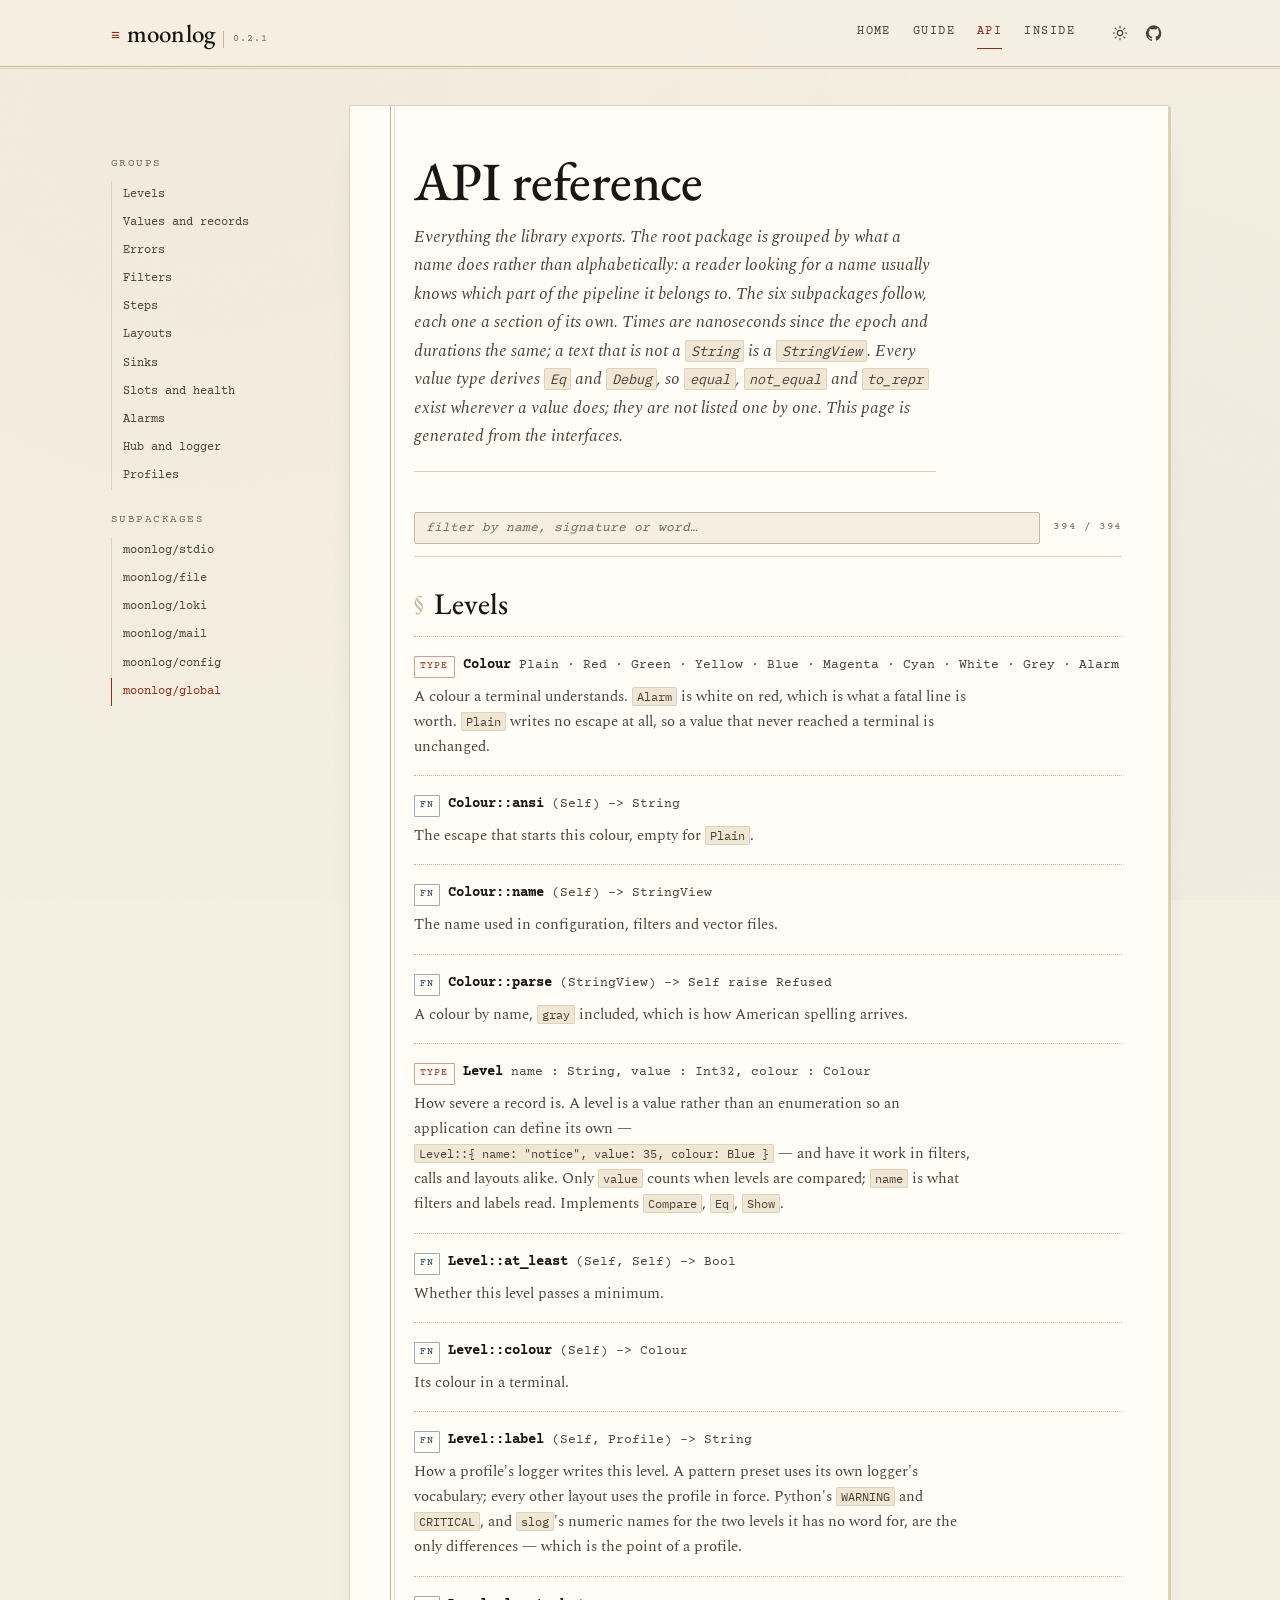
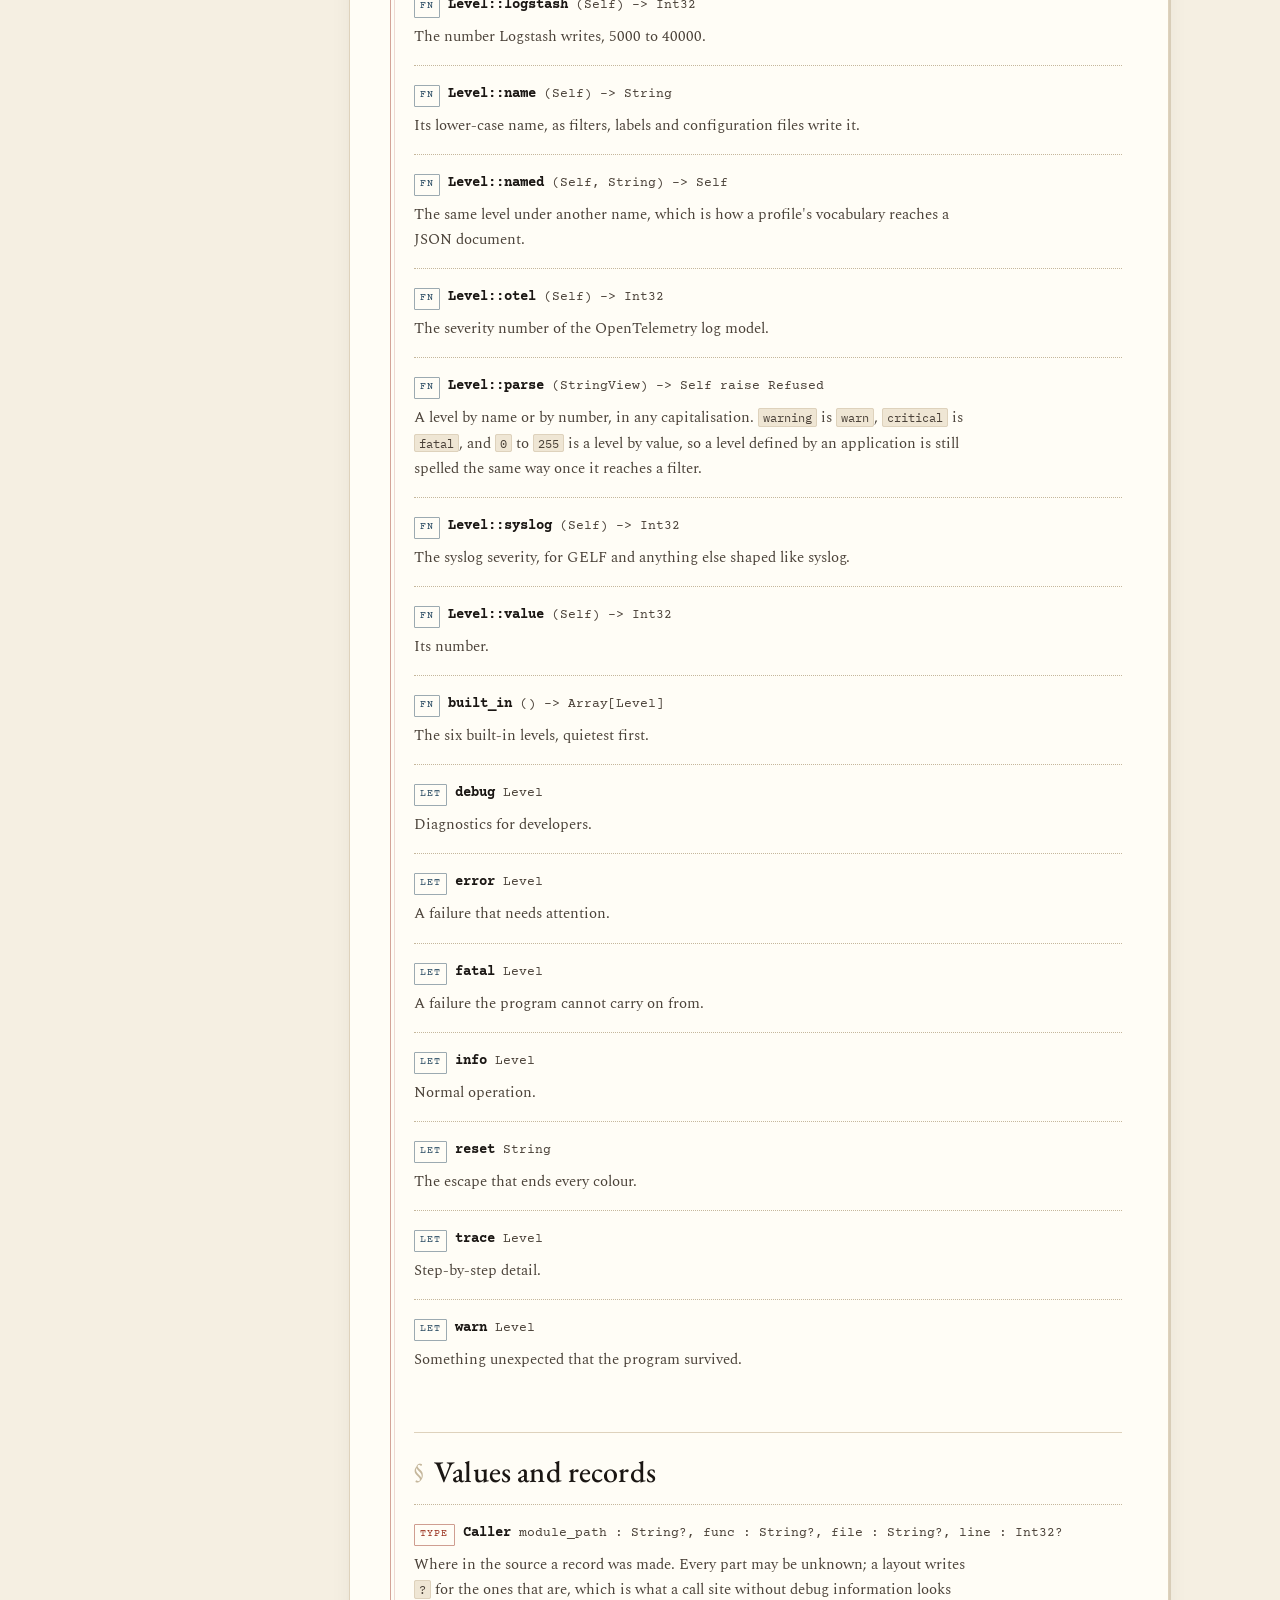
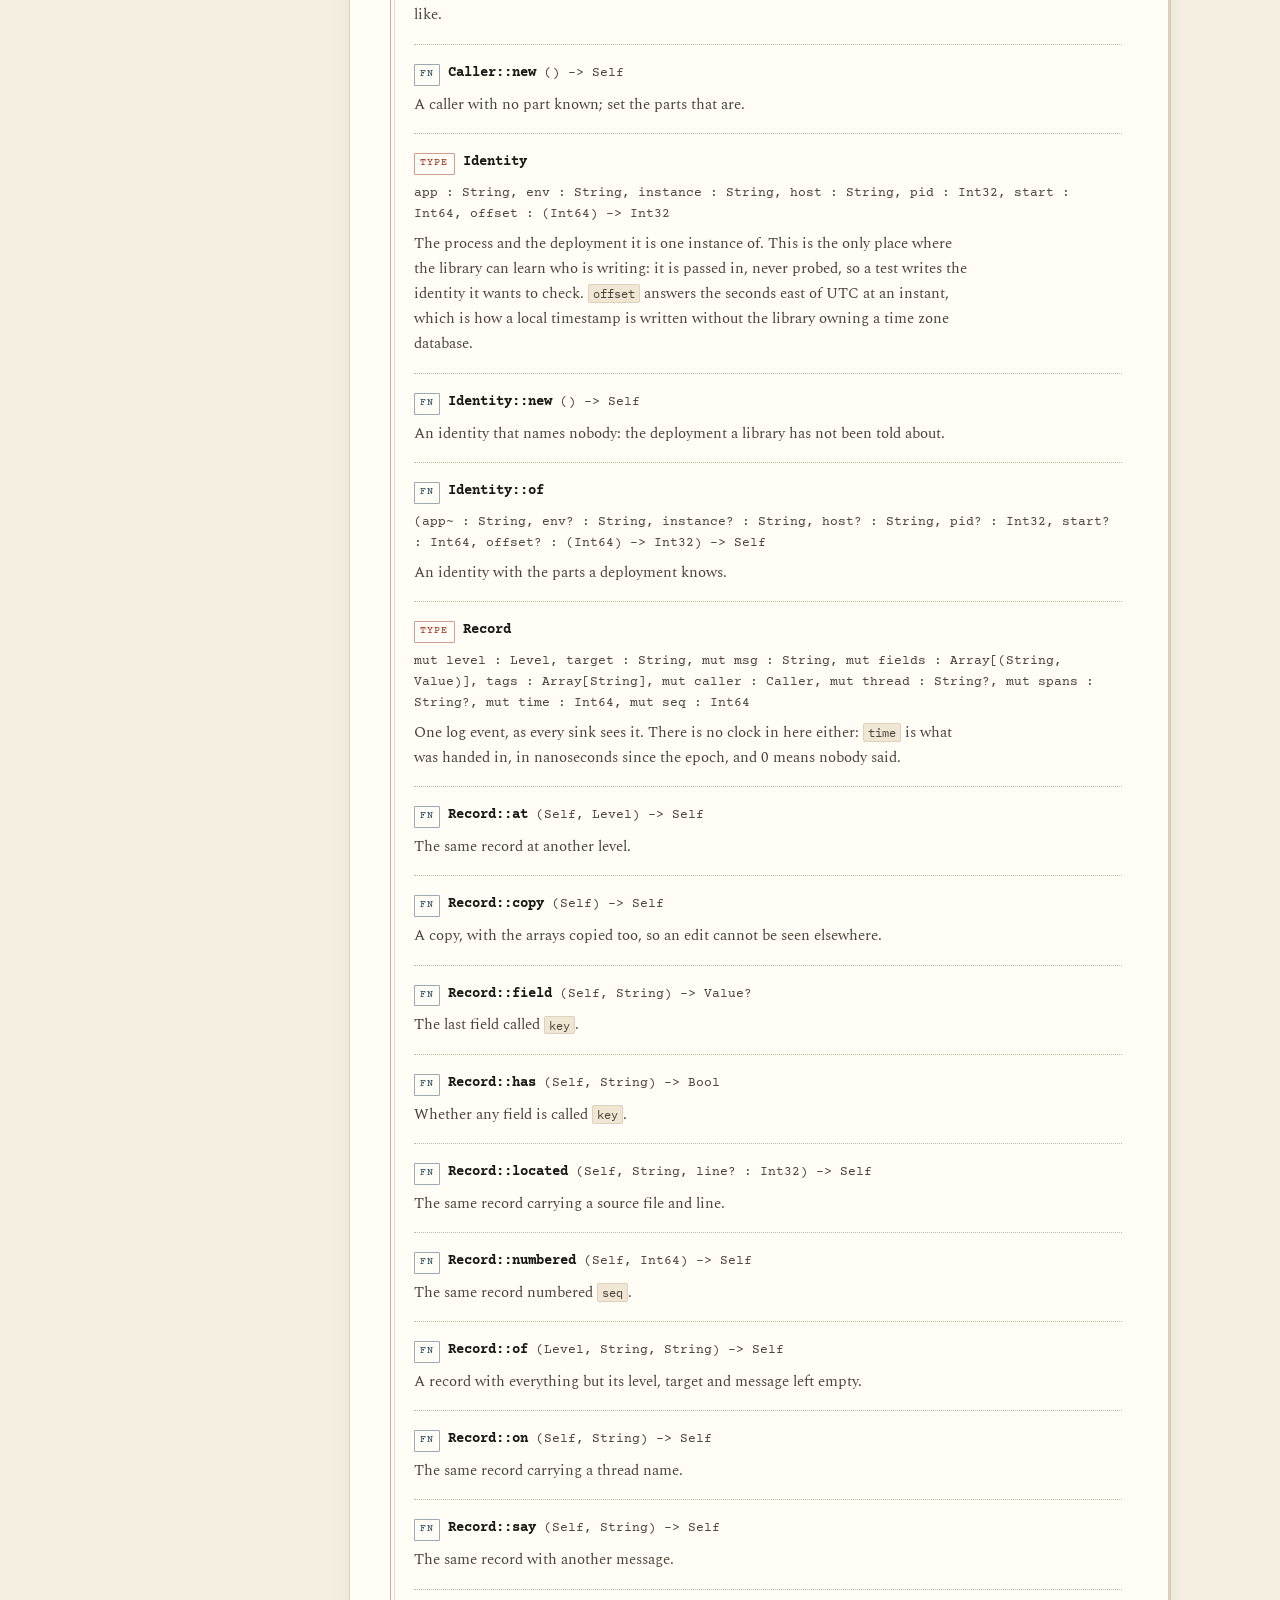
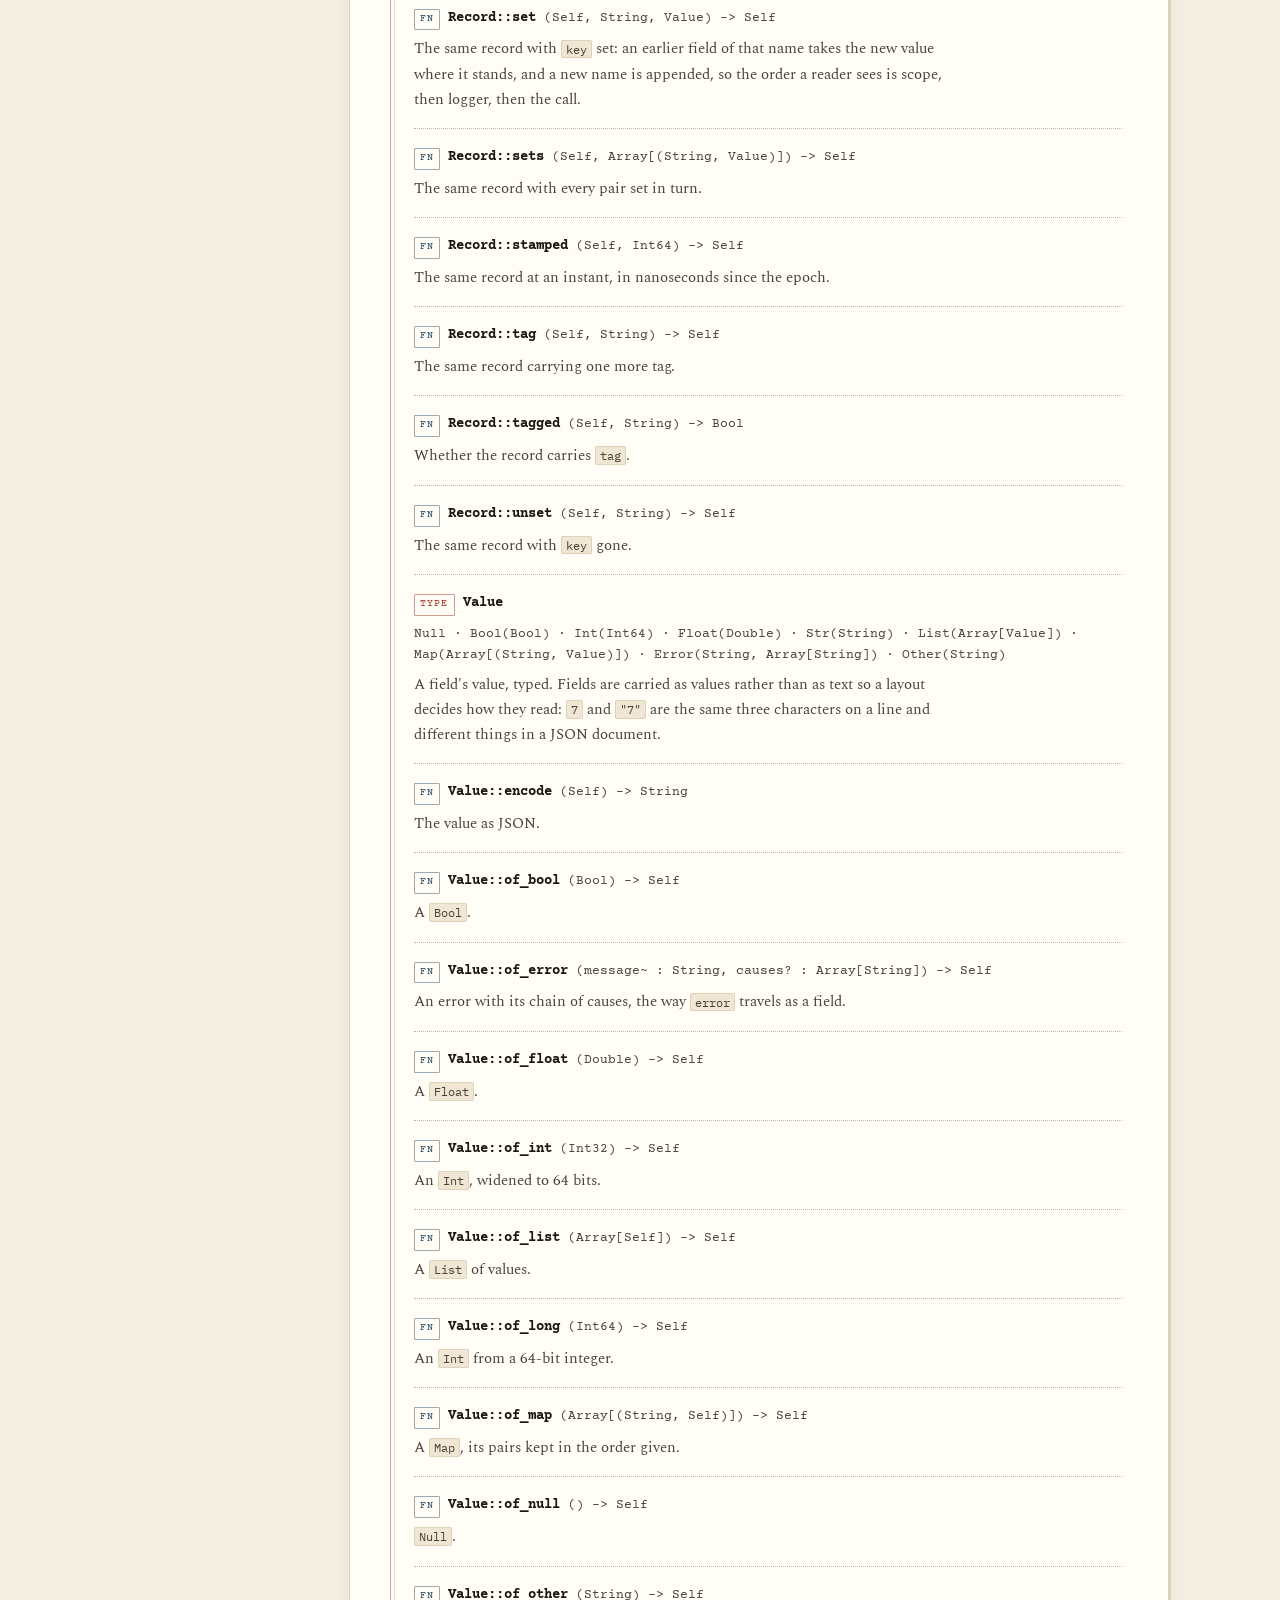
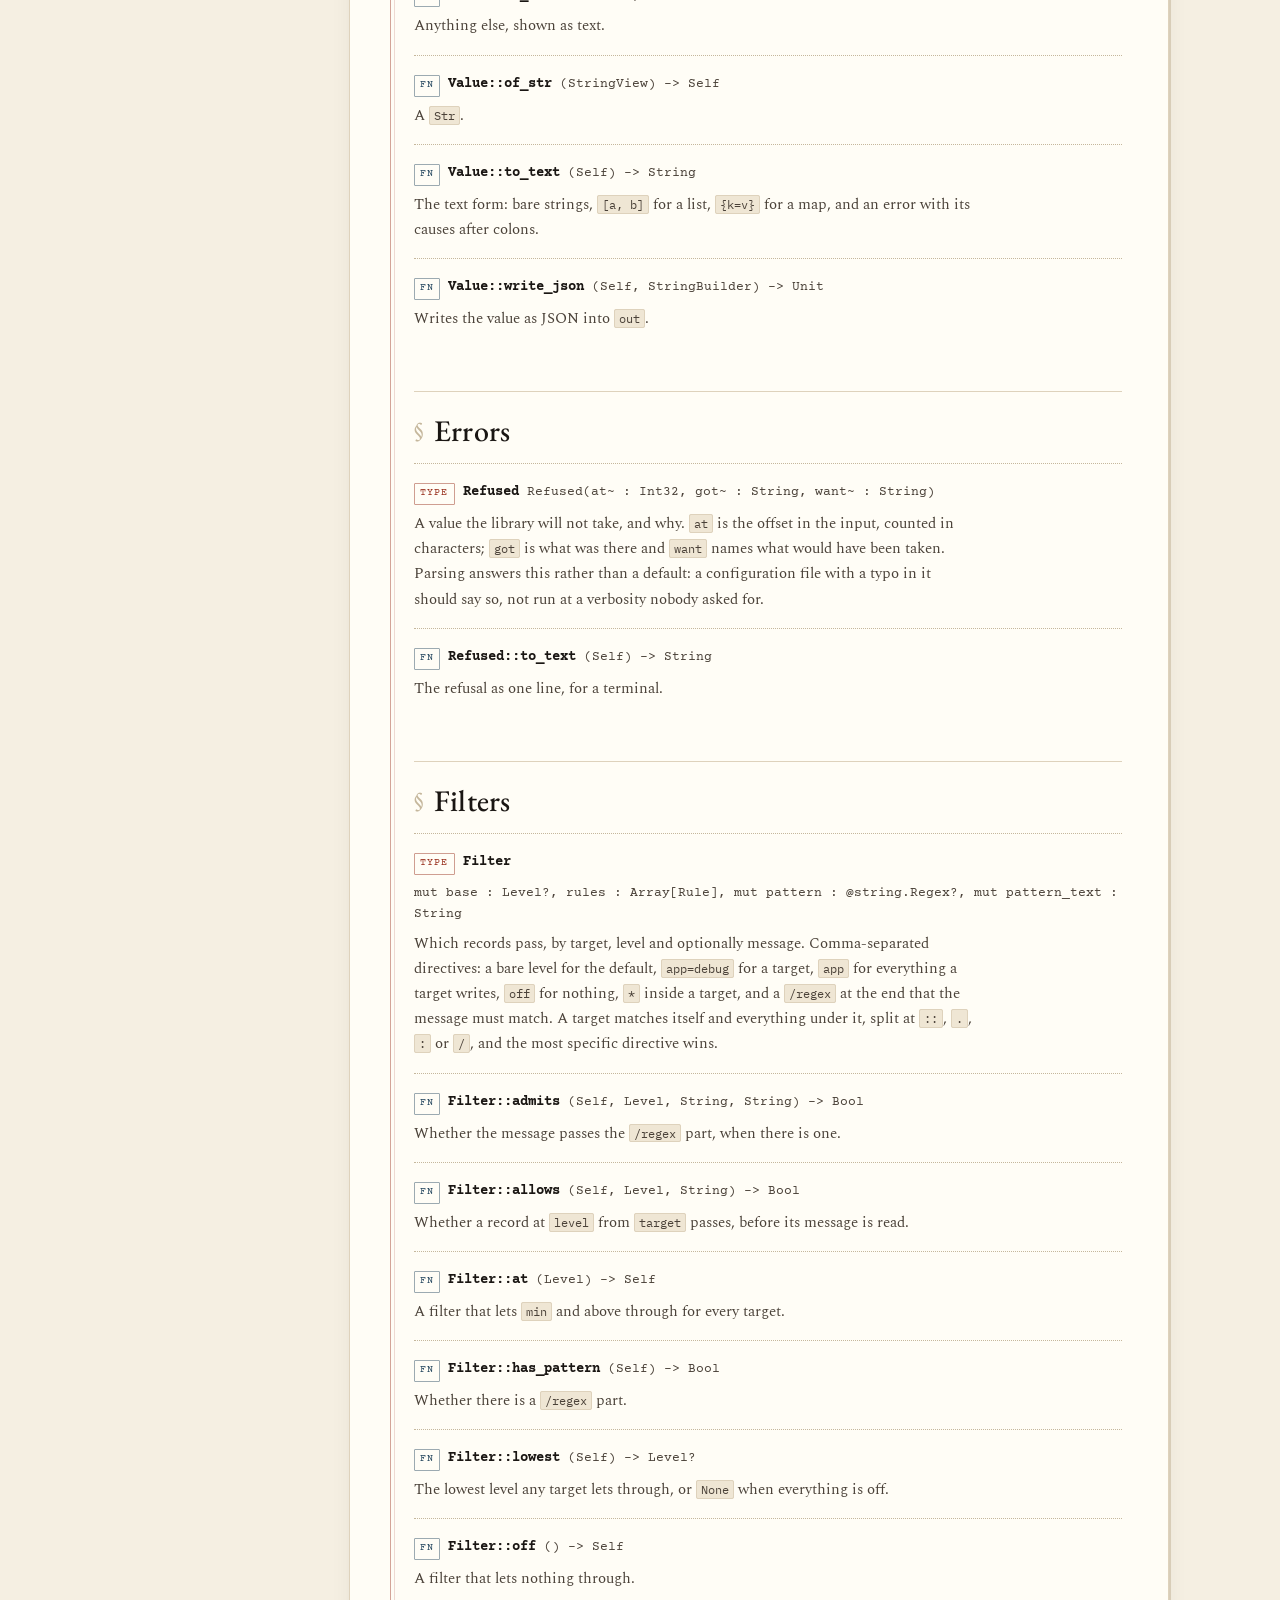
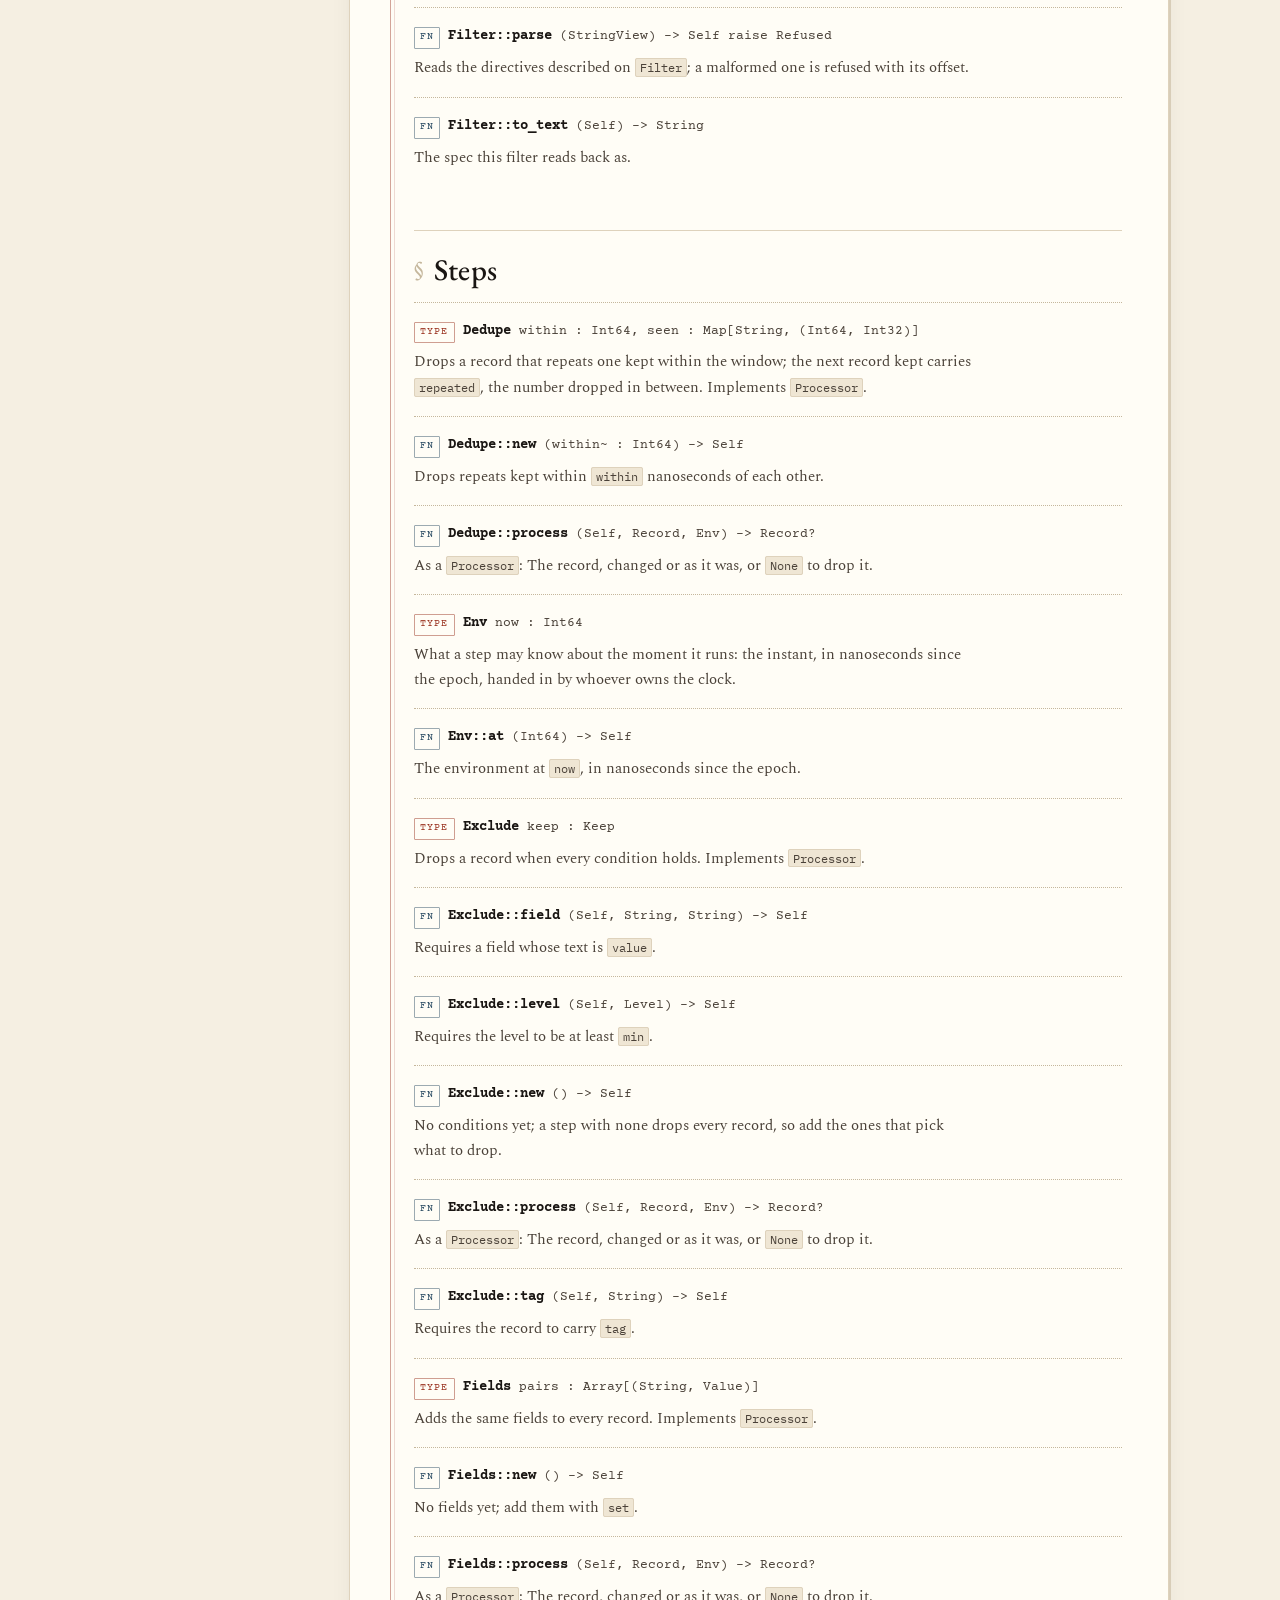
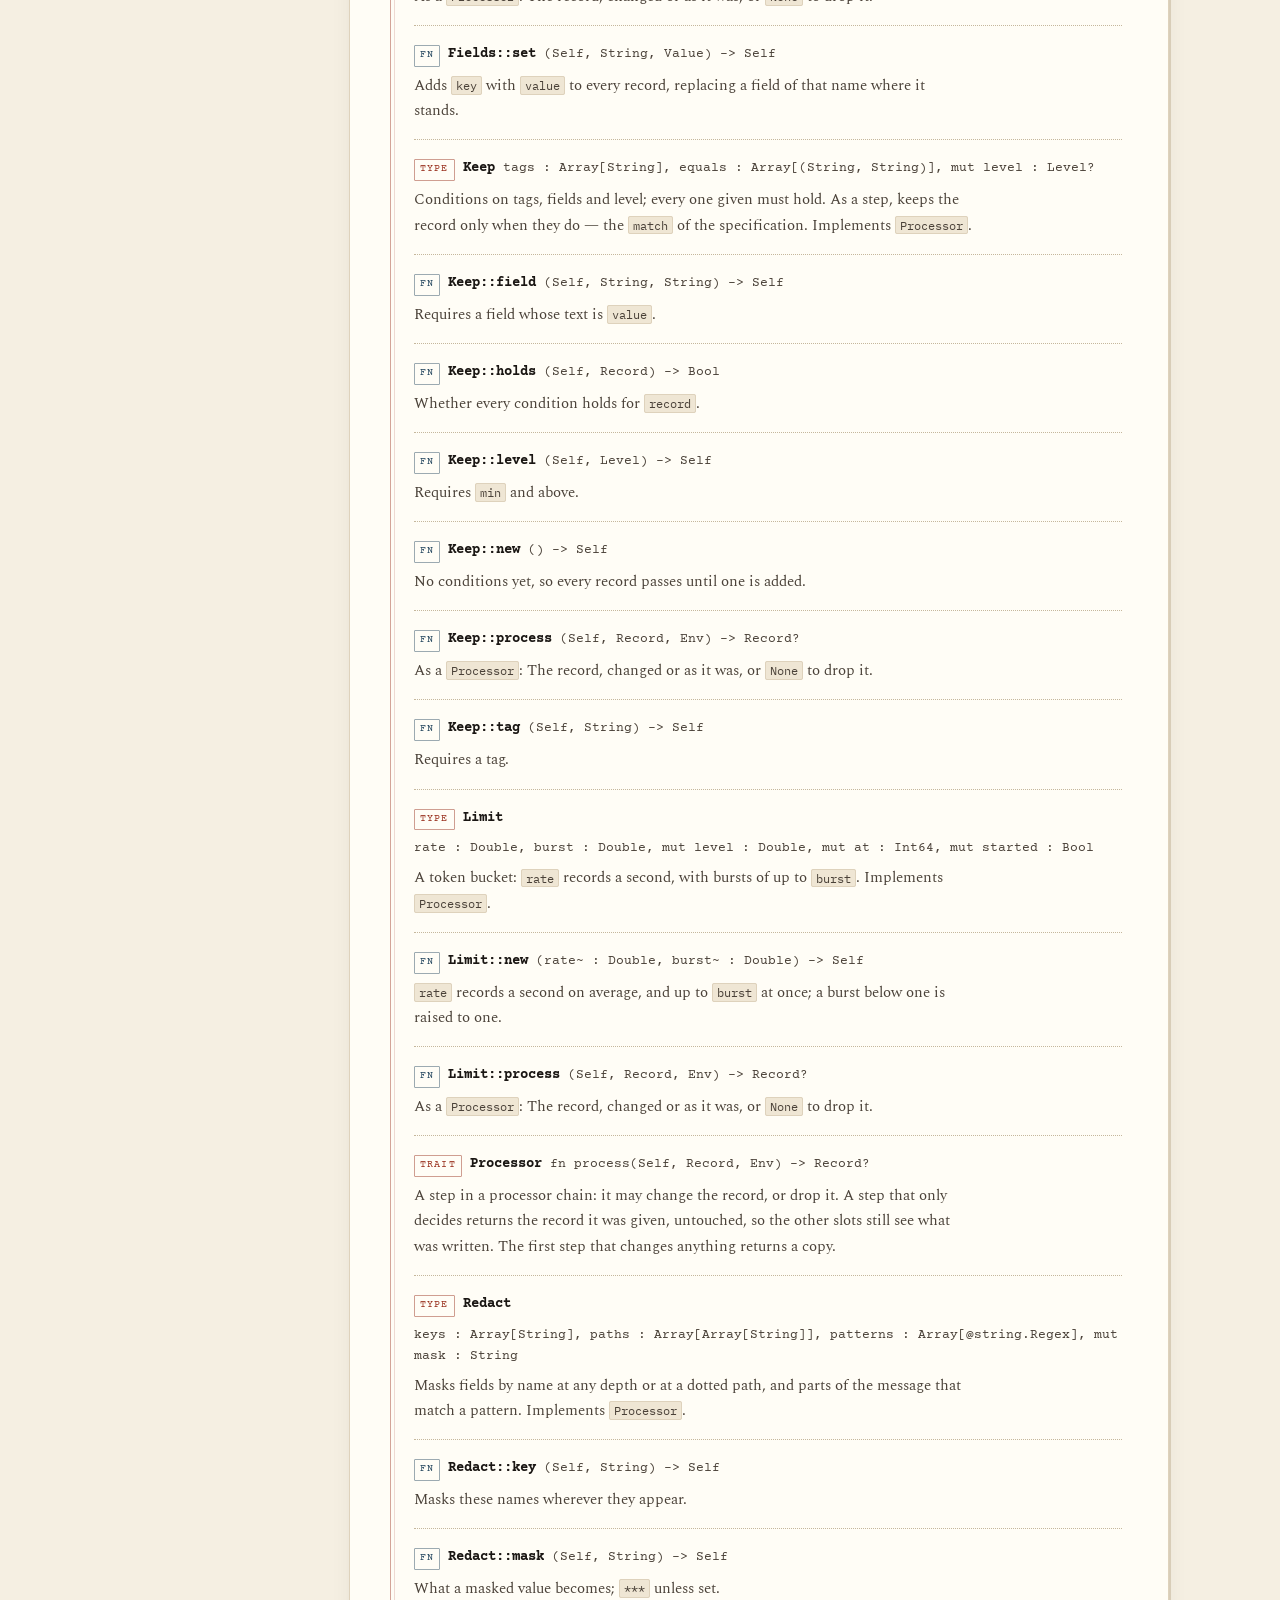
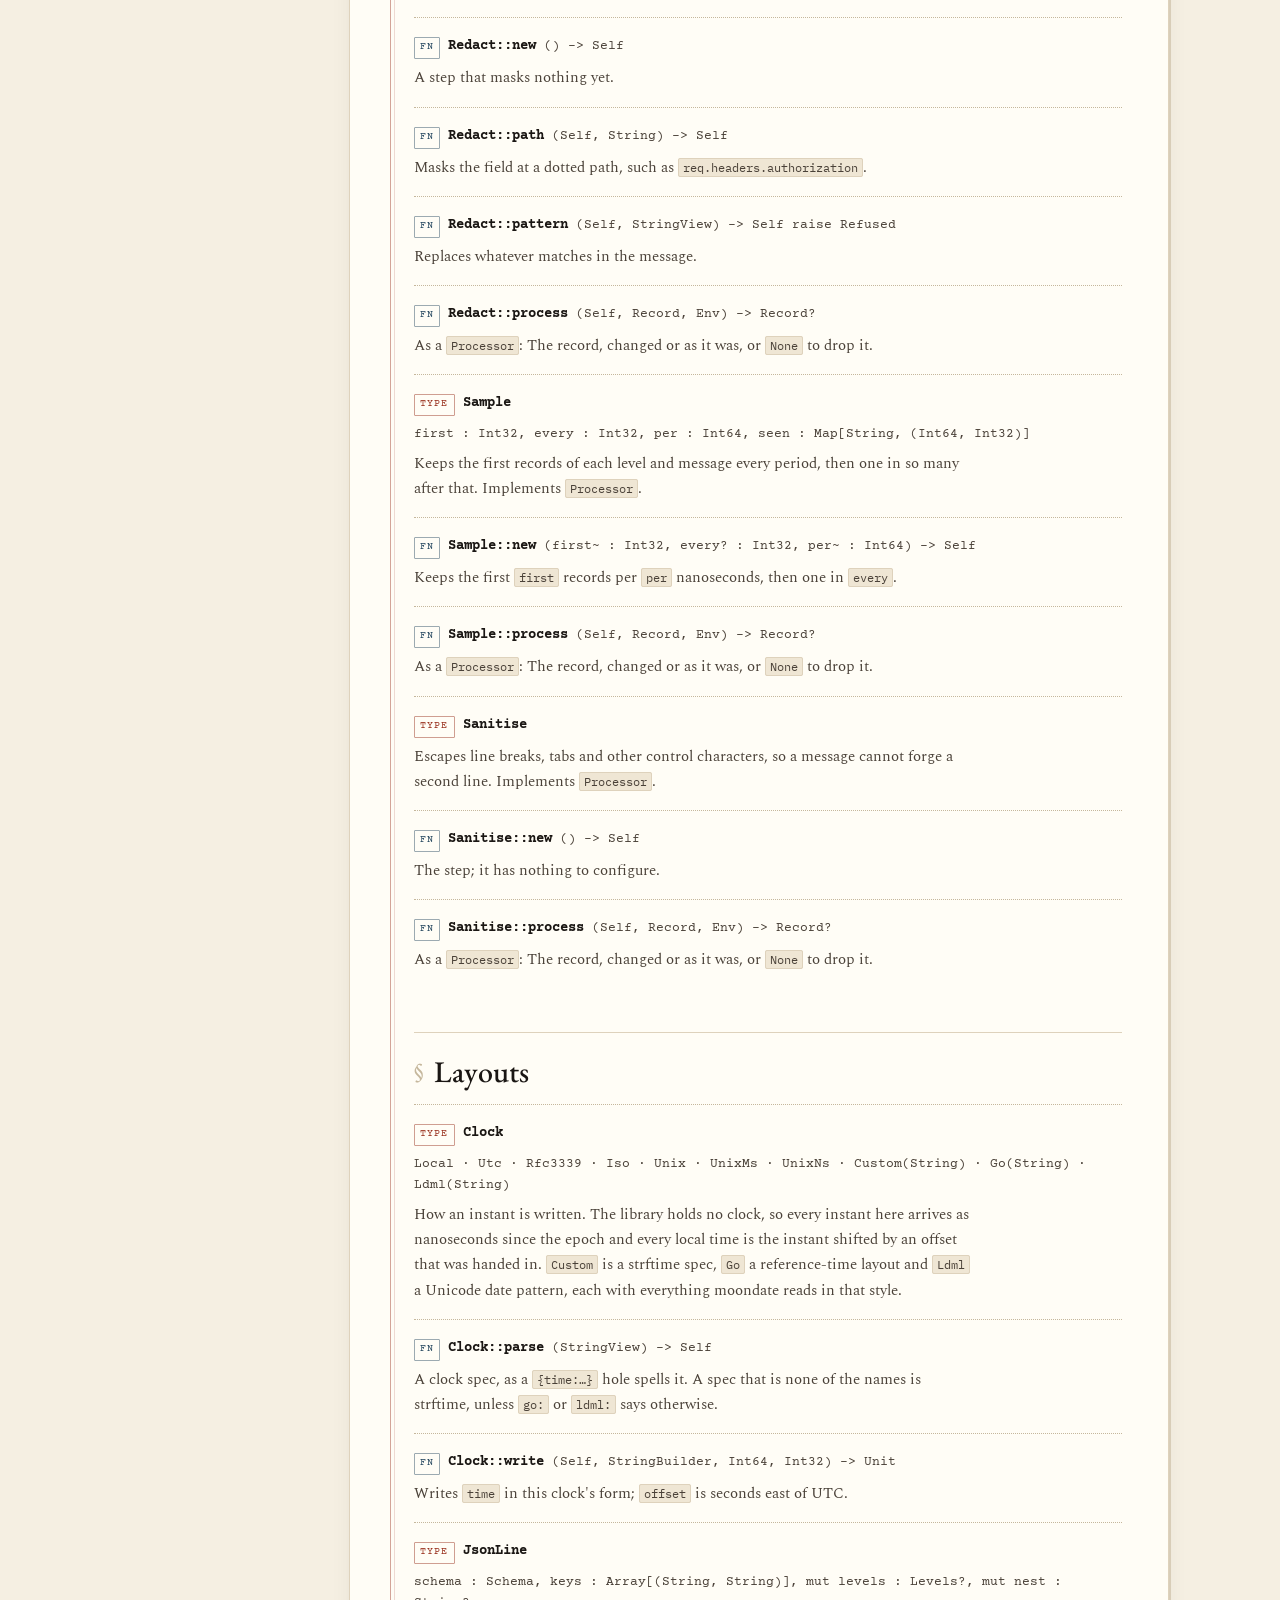
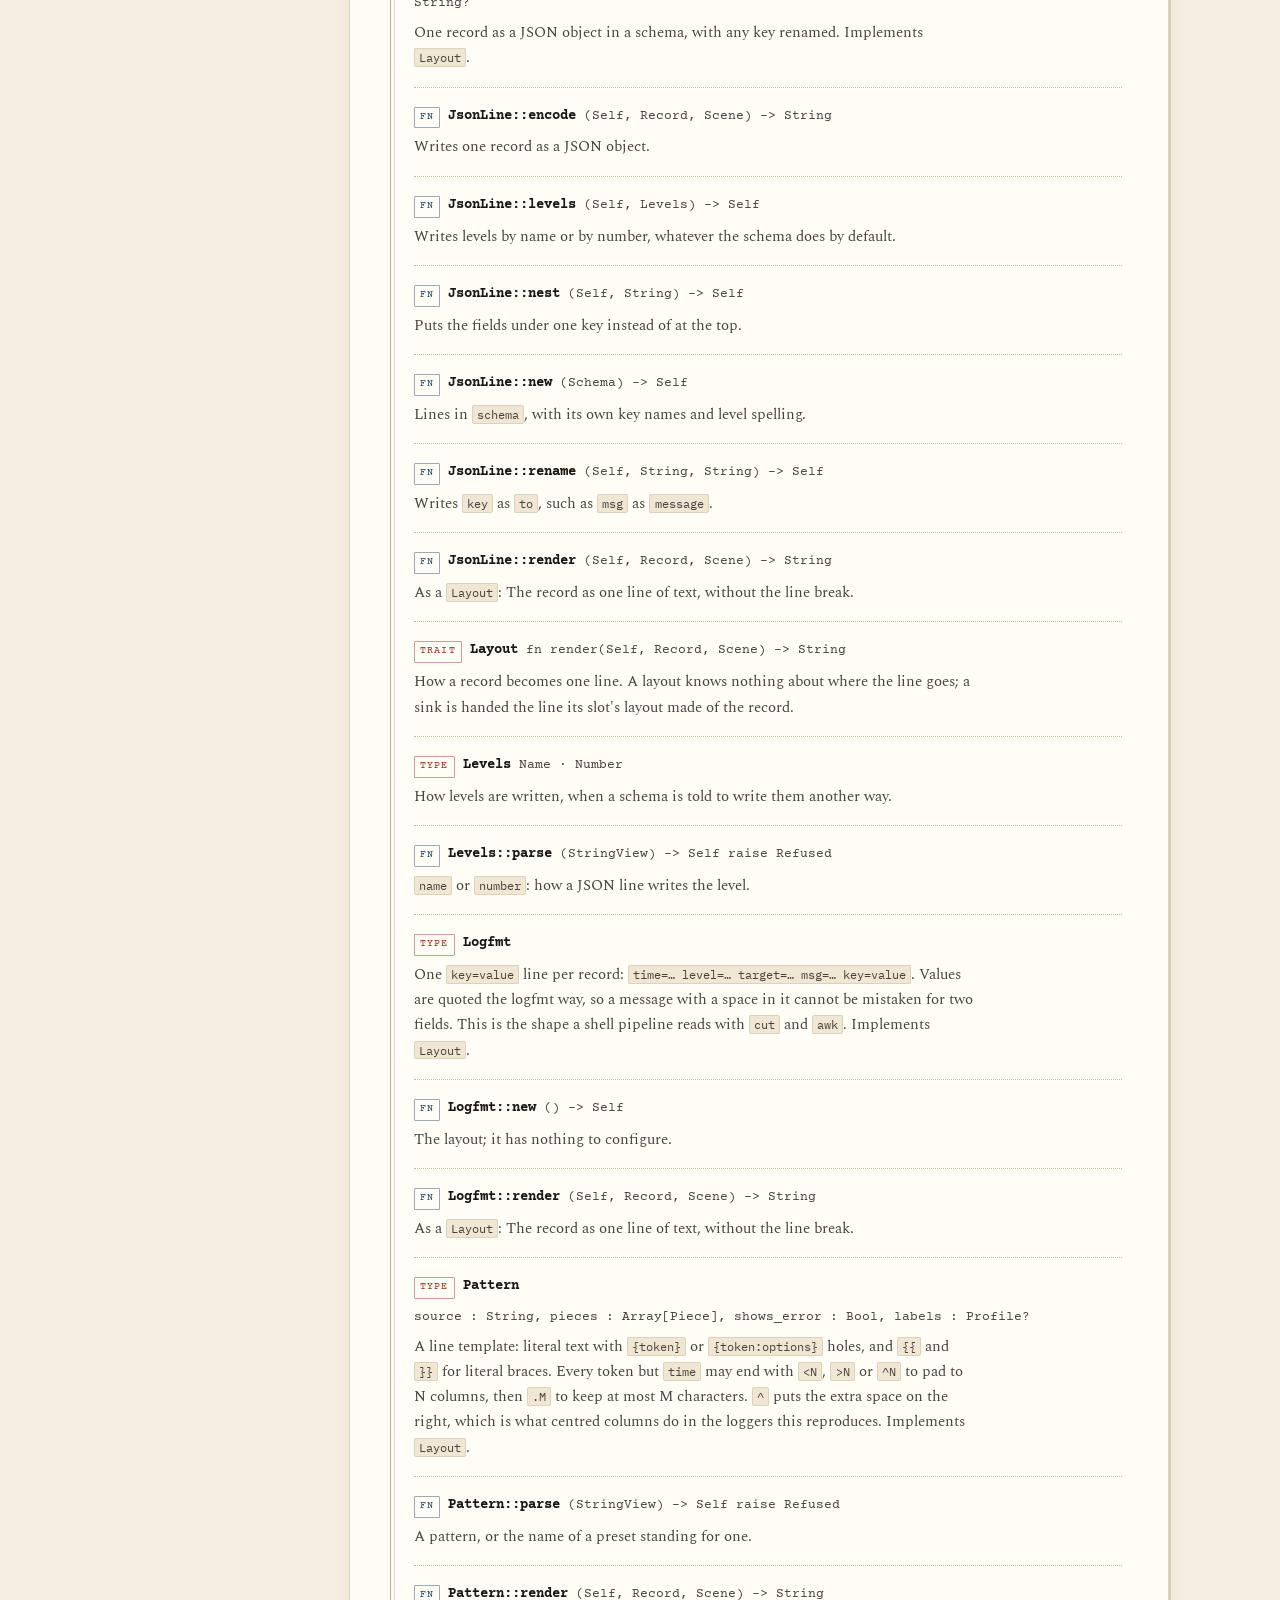
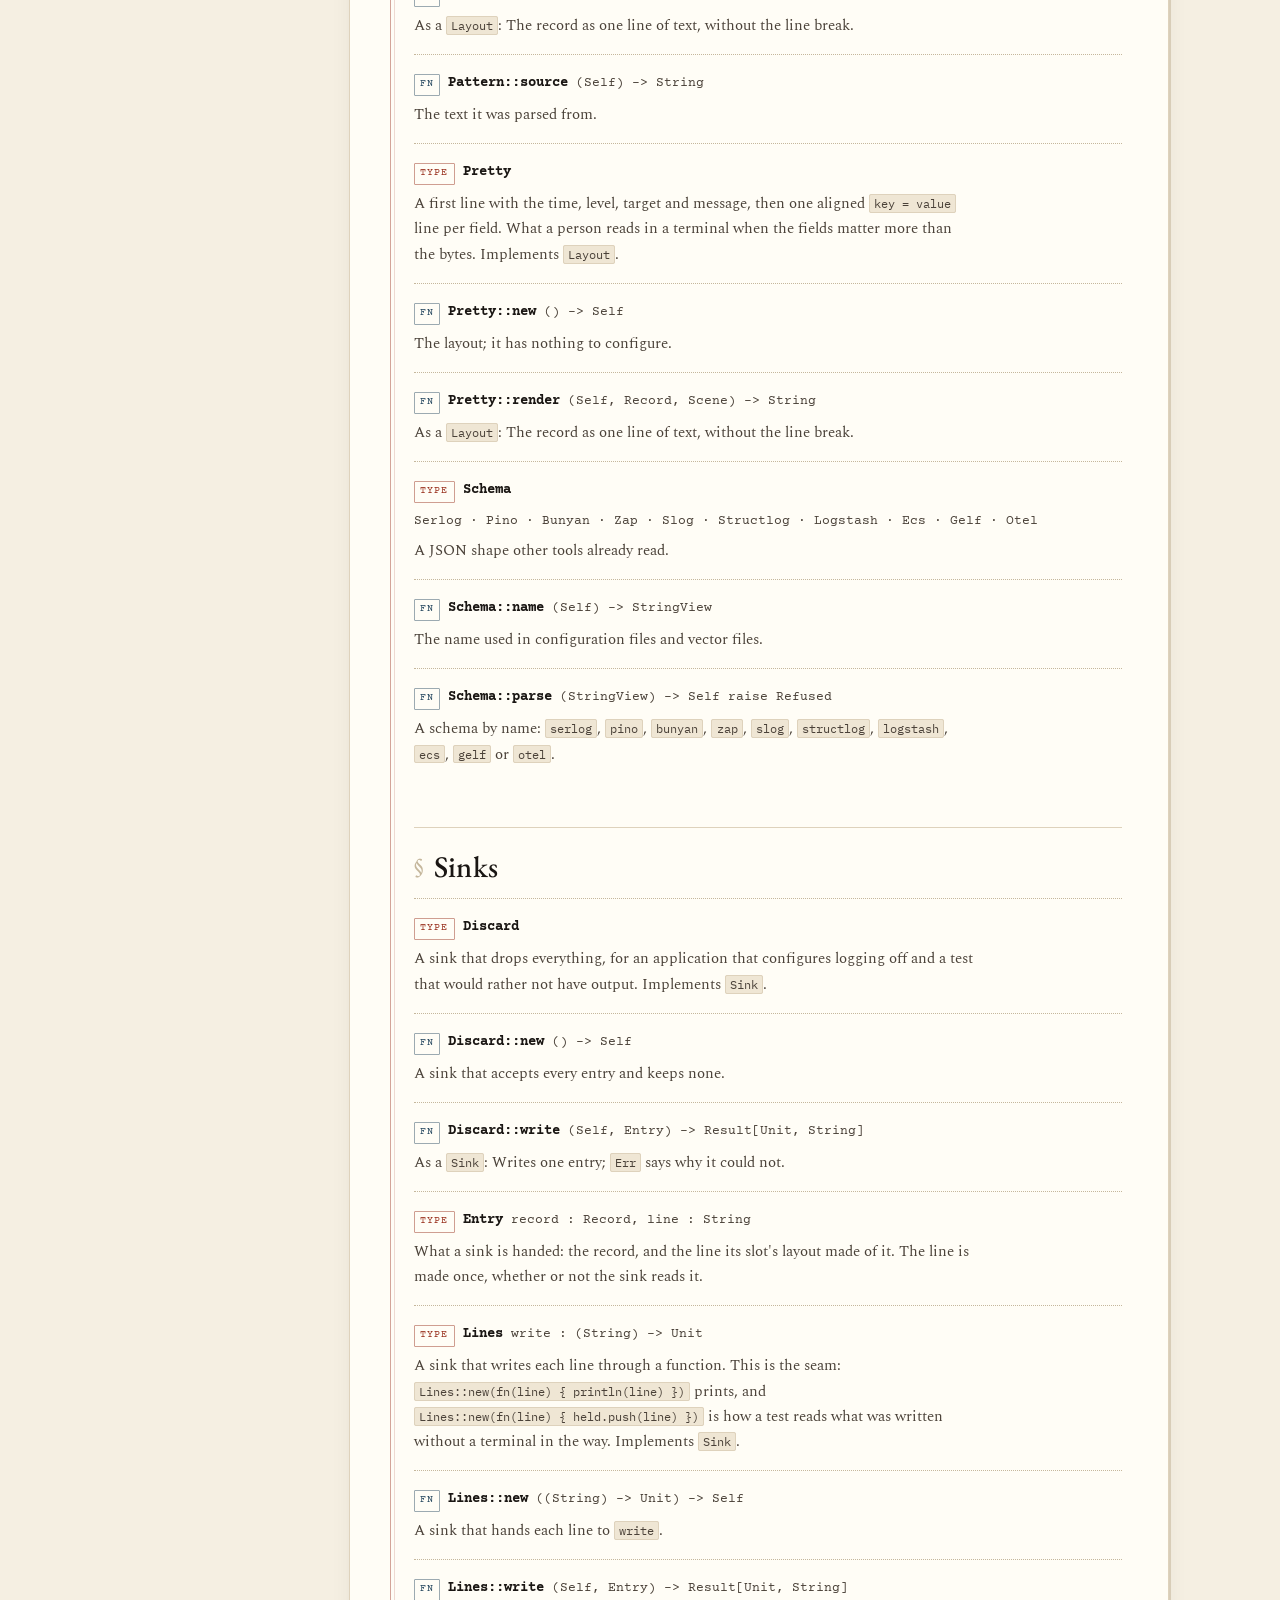
<file: docs/api.html>
<!DOCTYPE html>
<html lang="en">
  <head>
    <meta charset="utf-8" />
    <meta name="viewport" content="width=device-width, initial-scale=1" />
    <title>API reference — moonlog</title>
    <meta name="description" content="Every type, trait, function and parameter moonlog exposes, grouped the way the library is built." />
    <meta name="theme-color" content="#f7f5ef" />
    <link rel="stylesheet" href="assets/style.css" />
<script type="module" src="assets/scrollbar.js"></script>
    <link rel="icon" href="data:image/svg+xml,%3Csvg xmlns='http://www.w3.org/2000/svg' viewBox='0 0 32 32'%3E%3Crect width='32' height='32' rx='6' fill='%2312151a'/%3E%3Crect x='6' y='9' width='20' height='2' fill='%23e8e4da'/%3E%3Crect x='6' y='15' width='14' height='2' fill='%237a828c'/%3E%3Crect x='6' y='21' width='17' height='2' fill='%23ff8a5b'/%3E%3C/svg%3E" />
    <script>
      (function () {
        try {
          var saved = localStorage.getItem("moonlog-theme");
          document.documentElement.setAttribute(
            "data-theme",
            saved ||
              (window.matchMedia &&
              window.matchMedia("(prefers-color-scheme: dark)").matches
                ? "dark"
                : "light")
          );
        } catch (e) {
          document.documentElement.setAttribute("data-theme", "light");
        }
      })();
    </script>
  </head>
  <body>
    <header class="masthead">
      <div class="inner">
        <a class="wordmark" href="index.html">
          <span class="glyph">≡</span>
          <span>moonlog</span>
          <span class="ver">0.2.1</span>
        </a>
        <nav class="site" aria-label="Main">
          <a href="index.html">Home</a>
          <a href="docs.html">Guide</a>
          <a href="api.html" aria-current="page">API</a>
          <a href="inside.html">Inside</a>
        </nav>
        <div class="tools">
          <button class="icon-button" type="button" data-theme-toggle aria-label="Switch theme">
            <svg class="icon-sun" viewBox="0 0 24 24" fill="none" stroke="currentColor" stroke-width="1.8" stroke-linecap="round" aria-hidden="true"><circle cx="12" cy="12" r="4" /><path d="M12 2v2M12 20v2M4.9 4.9l1.4 1.4M17.7 17.7l1.4 1.4M2 12h2M20 12h2M4.9 19.1l1.4-1.4M17.7 6.3l1.4-1.4" /></svg>
            <svg class="icon-moon" viewBox="0 0 24 24" fill="none" stroke="currentColor" stroke-width="1.8" stroke-linecap="round" aria-hidden="true"><path d="M21 12.8A9 9 0 1 1 11.2 3a7 7 0 0 0 9.8 9.8z" /></svg>
          </button>
          <a class="icon-button" href="https://github.com/moonbitstack/moonlog" aria-label="moonlog on GitHub">
            <svg viewBox="0 0 24 24" fill="currentColor" aria-hidden="true"><path d="M12 .5a12 12 0 0 0-3.8 23.4c.6.1.8-.3.8-.6v-2c-3.3.7-4-1.6-4-1.6-.6-1.4-1.4-1.8-1.4-1.8-1-.7.1-.7.1-.7 1.2.1 1.8 1.2 1.8 1.2 1 1.8 2.8 1.3 3.5 1 .1-.8.4-1.3.8-1.6-2.7-.3-5.5-1.3-5.5-6 0-1.2.5-2.3 1.2-3.1-.1-.3-.5-1.5.1-3.2 0 0 1-.3 3.3 1.2a11.5 11.5 0 0 1 6 0C17.3 4.7 18.3 5 18.3 5c.6 1.7.2 2.9.1 3.2.8.8 1.2 1.9 1.2 3.1 0 4.7-2.8 5.7-5.5 6 .4.4.8 1.1.8 2.2v3.3c0 .3.2.7.8.6A12 12 0 0 0 12 .5z" /></svg>
          </a>
        </div>
      </div>
    </header>

    <div class="shell">
      <aside class="rail" aria-label="Sections">
        <div class="group">Groups</div>
        <a href="#levels">Levels</a>
        <a href="#values">Values and records</a>
        <a href="#errors">Errors</a>
        <a href="#filters">Filters</a>
        <a href="#steps">Steps</a>
        <a href="#layouts">Layouts</a>
        <a href="#sinks">Sinks</a>
        <a href="#slots">Slots and health</a>
        <a href="#alarms">Alarms</a>
        <a href="#hub">Hub and logger</a>
        <a href="#profiles">Profiles</a>
        <div class="group">Subpackages</div>
        <a href="#stdio">moonlog/stdio</a>
        <a href="#file">moonlog/file</a>
        <a href="#loki">moonlog/loki</a>
        <a href="#mail">moonlog/mail</a>
        <a href="#config">moonlog/config</a>
        <a href="#global">moonlog/global</a>
      </aside>

      <main class="doc">
        <h1>API reference</h1>
        <p class="sub">
          Everything the library exports. The root package is grouped by what a
          name does rather than alphabetically: a reader looking for a name
          usually knows which part of the pipeline it belongs to. The six
          subpackages follow, each one a section of its own. Times are nanoseconds since the epoch
          and durations the same; a text that is not a <code>String</code> is a
          <code>StringView</code>. Every value type derives <code>Eq</code> and
          <code>Debug</code>, so <code>equal</code>, <code>not_equal</code> and
          <code>to_repr</code> exist wherever a value does; they are not listed
          one by one. This page is generated from the interfaces.
        </p>

        <div class="filterbar">
          <input type="search" placeholder="filter by name, signature or word…" data-api-filter aria-label="Filter the reference" />
          <span class="count" data-api-count></span>
        </div>

        <h2 id="levels" data-api-group>Levels</h2>

        <div class="entry" data-api-entry="Colour Colour a colour a terminal understands    alarm  is white on red  which is what a fatal line is worth   plain  writes no escape at all  so a value that never reached a terminal is unchanged ">
          <div class="sig"><span class="kind ty">type</span><span class="name">Colour</span><span class="rest">Plain · Red · Green · Yellow · Blue · Magenta · Cyan · White · Grey · Alarm</span></div>
          <p class="what">A colour a terminal understands.  <code>Alarm</code> is white on red, which is what a fatal line is worth. <code>Plain</code> writes no escape at all, so a value that never reached a terminal is unchanged.</p>
        </div>
        <div class="entry" data-api-entry="Colour::ansi ansi the escape that starts this colour  empty for  plain  ">
          <div class="sig"><span class="kind fn">fn</span><span class="name">Colour::ansi</span><span class="rest">(Self) -&gt; String</span></div>
          <p class="what">The escape that starts this colour, empty for <code>Plain</code>.</p>
        </div>
        <div class="entry" data-api-entry="Colour::name name the name used in configuration  filters and vector files ">
          <div class="sig"><span class="kind fn">fn</span><span class="name">Colour::name</span><span class="rest">(Self) -&gt; StringView</span></div>
          <p class="what">The name used in configuration, filters and vector files.</p>
        </div>
        <div class="entry" data-api-entry="Colour::parse parse a colour by name   gray  included  which is how american spelling arrives ">
          <div class="sig"><span class="kind fn">fn</span><span class="name">Colour::parse</span><span class="rest">(StringView) -&gt; Self raise Refused</span></div>
          <p class="what">A colour by name, <code>gray</code> included, which is how American spelling arrives.</p>
        </div>
        <div class="entry" data-api-entry="Level Level how severe a record is   a level is a value rather than an enumeration so an application can define its own    level    name   notice   value  35  colour  blue      and have it work in filters  calls and layouts alike  only  value  counts when levels are compared   name  is what filters and labels read  implements  compare    eq    show  ">
          <div class="sig"><span class="kind ty">type</span><span class="name">Level</span><span class="rest">name : String, value : Int32, colour : Colour</span></div>
          <p class="what">How severe a record is.  A level is a value rather than an enumeration so an application can define its own — <code>Level::{ name: "notice", value: 35, colour: Blue }</code> — and have it work in filters, calls and layouts alike. Only <code>value</code> counts when levels are compared; <code>name</code> is what filters and labels read. Implements <code>Compare</code>, <code>Eq</code>, <code>Show</code>.</p>
        </div>
        <div class="entry" data-api-entry="Level::at_least at_least whether this level passes a minimum ">
          <div class="sig"><span class="kind fn">fn</span><span class="name">Level::at_least</span><span class="rest">(Self, Self) -&gt; Bool</span></div>
          <p class="what">Whether this level passes a minimum.</p>
        </div>
        <div class="entry" data-api-entry="Level::colour colour its colour in a terminal ">
          <div class="sig"><span class="kind fn">fn</span><span class="name">Level::colour</span><span class="rest">(Self) -&gt; Colour</span></div>
          <p class="what">Its colour in a terminal.</p>
        </div>
        <div class="entry" data-api-entry="Level::label label how a profile s logger writes this level   a pattern preset uses its own logger s vocabulary  every other layout uses the profile in force  python s  warning  and  critical   and  slog  s numeric names for the two levels it has no word for  are the only differences   which is the point of a profile ">
          <div class="sig"><span class="kind fn">fn</span><span class="name">Level::label</span><span class="rest">(Self, Profile) -&gt; String</span></div>
          <p class="what">How a profile's logger writes this level.  A pattern preset uses its own logger's vocabulary; every other layout uses the profile in force. Python's <code>WARNING</code> and <code>CRITICAL</code>, and <code>slog</code>'s numeric names for the two levels it has no word for, are the only differences — which is the point of a profile.</p>
        </div>
        <div class="entry" data-api-entry="Level::logstash logstash the number logstash writes  5000 to 40000 ">
          <div class="sig"><span class="kind fn">fn</span><span class="name">Level::logstash</span><span class="rest">(Self) -&gt; Int32</span></div>
          <p class="what">The number Logstash writes, 5000 to 40000.</p>
        </div>
        <div class="entry" data-api-entry="Level::name name its lower case name  as filters  labels and configuration files write it ">
          <div class="sig"><span class="kind fn">fn</span><span class="name">Level::name</span><span class="rest">(Self) -&gt; String</span></div>
          <p class="what">Its lower-case name, as filters, labels and configuration files write it.</p>
        </div>
        <div class="entry" data-api-entry="Level::named named the same level under another name  which is how a profile s vocabulary reaches a json document ">
          <div class="sig"><span class="kind fn">fn</span><span class="name">Level::named</span><span class="rest">(Self, String) -&gt; Self</span></div>
          <p class="what">The same level under another name, which is how a profile's vocabulary reaches a JSON document.</p>
        </div>
        <div class="entry" data-api-entry="Level::otel otel the severity number of the opentelemetry log model ">
          <div class="sig"><span class="kind fn">fn</span><span class="name">Level::otel</span><span class="rest">(Self) -&gt; Int32</span></div>
          <p class="what">The severity number of the OpenTelemetry log model.</p>
        </div>
        <div class="entry" data-api-entry="Level::parse parse a level by name or by number  in any capitalisation    warning  is  warn    critical  is  fatal   and  0  to  255  is a level by value  so a level defined by an application is still spelled the same way once it reaches a filter ">
          <div class="sig"><span class="kind fn">fn</span><span class="name">Level::parse</span><span class="rest">(StringView) -&gt; Self raise Refused</span></div>
          <p class="what">A level by name or by number, in any capitalisation.  <code>warning</code> is <code>warn</code>, <code>critical</code> is <code>fatal</code>, and <code>0</code> to <code>255</code> is a level by value, so a level defined by an application is still spelled the same way once it reaches a filter.</p>
        </div>
        <div class="entry" data-api-entry="Level::syslog syslog the syslog severity  for gelf and anything else shaped like syslog ">
          <div class="sig"><span class="kind fn">fn</span><span class="name">Level::syslog</span><span class="rest">(Self) -&gt; Int32</span></div>
          <p class="what">The syslog severity, for GELF and anything else shaped like syslog.</p>
        </div>
        <div class="entry" data-api-entry="Level::value value its number ">
          <div class="sig"><span class="kind fn">fn</span><span class="name">Level::value</span><span class="rest">(Self) -&gt; Int32</span></div>
          <p class="what">Its number.</p>
        </div>
        <div class="entry" data-api-entry="built_in built_in the six built in levels  quietest first ">
          <div class="sig"><span class="kind fn">fn</span><span class="name">built_in</span><span class="rest">() -&gt; Array[Level]</span></div>
          <p class="what">The six built-in levels, quietest first.</p>
        </div>
        <div class="entry" data-api-entry="debug debug diagnostics for developers ">
          <div class="sig"><span class="kind fn">let</span><span class="name">debug</span><span class="rest">Level</span></div>
          <p class="what">Diagnostics for developers.</p>
        </div>
        <div class="entry" data-api-entry="error error a failure that needs attention ">
          <div class="sig"><span class="kind fn">let</span><span class="name">error</span><span class="rest">Level</span></div>
          <p class="what">A failure that needs attention.</p>
        </div>
        <div class="entry" data-api-entry="fatal fatal a failure the program cannot carry on from ">
          <div class="sig"><span class="kind fn">let</span><span class="name">fatal</span><span class="rest">Level</span></div>
          <p class="what">A failure the program cannot carry on from.</p>
        </div>
        <div class="entry" data-api-entry="info info normal operation ">
          <div class="sig"><span class="kind fn">let</span><span class="name">info</span><span class="rest">Level</span></div>
          <p class="what">Normal operation.</p>
        </div>
        <div class="entry" data-api-entry="reset reset the escape that ends every colour ">
          <div class="sig"><span class="kind fn">let</span><span class="name">reset</span><span class="rest">String</span></div>
          <p class="what">The escape that ends every colour.</p>
        </div>
        <div class="entry" data-api-entry="trace trace step by step detail ">
          <div class="sig"><span class="kind fn">let</span><span class="name">trace</span><span class="rest">Level</span></div>
          <p class="what">Step-by-step detail.</p>
        </div>
        <div class="entry" data-api-entry="warn warn something unexpected that the program survived ">
          <div class="sig"><span class="kind fn">let</span><span class="name">warn</span><span class="rest">Level</span></div>
          <p class="what">Something unexpected that the program survived.</p>
        </div>

        <h2 id="values" data-api-group>Values and records</h2>

        <div class="entry" data-api-entry="Caller Caller where in the source a record was made   every part may be unknown  a layout writes     for the ones that are  which is what a call site without debug information looks like ">
          <div class="sig"><span class="kind ty">type</span><span class="name">Caller</span><span class="rest">module_path : String?, func : String?, file : String?, line : Int32?</span></div>
          <p class="what">Where in the source a record was made.  Every part may be unknown; a layout writes <code>?</code> for the ones that are, which is what a call site without debug information looks like.</p>
        </div>
        <div class="entry" data-api-entry="Caller::new new a caller with no part known  set the parts that are ">
          <div class="sig"><span class="kind fn">fn</span><span class="name">Caller::new</span><span class="rest">() -&gt; Self</span></div>
          <p class="what">A caller with no part known; set the parts that are.</p>
        </div>
        <div class="entry" data-api-entry="Identity Identity the process and the deployment it is one instance of   this is the only place where the library can learn who is writing  it is passed in  never probed  so a test writes the identity it wants to check   offset  answers the seconds east of utc at an instant  which is how a local timestamp is written without the library owning a time zone database ">
          <div class="sig"><span class="kind ty">type</span><span class="name">Identity</span><span class="rest">app : String, env : String, instance : String, host : String, pid : Int32, start : Int64, offset : (Int64) -&gt; Int32</span></div>
          <p class="what">The process and the deployment it is one instance of.  This is the only place where the library can learn who is writing: it is passed in, never probed, so a test writes the identity it wants to check. <code>offset</code> answers the seconds east of UTC at an instant, which is how a local timestamp is written without the library owning a time zone database.</p>
        </div>
        <div class="entry" data-api-entry="Identity::new new an identity that names nobody  the deployment a library has not been told about ">
          <div class="sig"><span class="kind fn">fn</span><span class="name">Identity::new</span><span class="rest">() -&gt; Self</span></div>
          <p class="what">An identity that names nobody: the deployment a library has not been told about.</p>
        </div>
        <div class="entry" data-api-entry="Identity::of of an identity with the parts a deployment knows ">
          <div class="sig"><span class="kind fn">fn</span><span class="name">Identity::of</span><span class="rest">(app~ : String, env? : String, instance? : String, host? : String, pid? : Int32, start? : Int64, offset? : (Int64) -&gt; Int32) -&gt; Self</span></div>
          <p class="what">An identity with the parts a deployment knows.</p>
        </div>
        <div class="entry" data-api-entry="Record Record one log event  as every sink sees it   there is no clock in here either   time  is what was handed in  in nanoseconds since the epoch  and 0 means nobody said ">
          <div class="sig"><span class="kind ty">type</span><span class="name">Record</span><span class="rest">mut level : Level, target : String, mut msg : String, mut fields : Array[(String, Value)], tags : Array[String], mut caller : Caller, mut thread : String?, mut spans : String?, mut time : Int64, mut seq : Int64</span></div>
          <p class="what">One log event, as every sink sees it.  There is no clock in here either: <code>time</code> is what was handed in, in nanoseconds since the epoch, and 0 means nobody said.</p>
        </div>
        <div class="entry" data-api-entry="Record::at at the same record at another level ">
          <div class="sig"><span class="kind fn">fn</span><span class="name">Record::at</span><span class="rest">(Self, Level) -&gt; Self</span></div>
          <p class="what">The same record at another level.</p>
        </div>
        <div class="entry" data-api-entry="Record::copy copy a copy  with the arrays copied too  so an edit cannot be seen elsewhere ">
          <div class="sig"><span class="kind fn">fn</span><span class="name">Record::copy</span><span class="rest">(Self) -&gt; Self</span></div>
          <p class="what">A copy, with the arrays copied too, so an edit cannot be seen elsewhere.</p>
        </div>
        <div class="entry" data-api-entry="Record::field field the last field called  key  ">
          <div class="sig"><span class="kind fn">fn</span><span class="name">Record::field</span><span class="rest">(Self, String) -&gt; Value?</span></div>
          <p class="what">The last field called <code>key</code>.</p>
        </div>
        <div class="entry" data-api-entry="Record::has has whether any field is called  key  ">
          <div class="sig"><span class="kind fn">fn</span><span class="name">Record::has</span><span class="rest">(Self, String) -&gt; Bool</span></div>
          <p class="what">Whether any field is called <code>key</code>.</p>
        </div>
        <div class="entry" data-api-entry="Record::located located the same record carrying a source file and line ">
          <div class="sig"><span class="kind fn">fn</span><span class="name">Record::located</span><span class="rest">(Self, String, line? : Int32) -&gt; Self</span></div>
          <p class="what">The same record carrying a source file and line.</p>
        </div>
        <div class="entry" data-api-entry="Record::numbered numbered the same record numbered  seq  ">
          <div class="sig"><span class="kind fn">fn</span><span class="name">Record::numbered</span><span class="rest">(Self, Int64) -&gt; Self</span></div>
          <p class="what">The same record numbered <code>seq</code>.</p>
        </div>
        <div class="entry" data-api-entry="Record::of of a record with everything but its level  target and message left empty ">
          <div class="sig"><span class="kind fn">fn</span><span class="name">Record::of</span><span class="rest">(Level, String, String) -&gt; Self</span></div>
          <p class="what">A record with everything but its level, target and message left empty.</p>
        </div>
        <div class="entry" data-api-entry="Record::on on the same record carrying a thread name ">
          <div class="sig"><span class="kind fn">fn</span><span class="name">Record::on</span><span class="rest">(Self, String) -&gt; Self</span></div>
          <p class="what">The same record carrying a thread name.</p>
        </div>
        <div class="entry" data-api-entry="Record::say say the same record with another message ">
          <div class="sig"><span class="kind fn">fn</span><span class="name">Record::say</span><span class="rest">(Self, String) -&gt; Self</span></div>
          <p class="what">The same record with another message.</p>
        </div>
        <div class="entry" data-api-entry="Record::set set the same record with  key  set  an earlier field of that name takes the new value where it stands  and a new name is appended  so the order a reader sees is scope  then logger  then the call ">
          <div class="sig"><span class="kind fn">fn</span><span class="name">Record::set</span><span class="rest">(Self, String, Value) -&gt; Self</span></div>
          <p class="what">The same record with <code>key</code> set: an earlier field of that name takes the new value where it stands, and a new name is appended, so the order a reader sees is scope, then logger, then the call.</p>
        </div>
        <div class="entry" data-api-entry="Record::sets sets the same record with every pair set in turn ">
          <div class="sig"><span class="kind fn">fn</span><span class="name">Record::sets</span><span class="rest">(Self, Array[(String, Value)]) -&gt; Self</span></div>
          <p class="what">The same record with every pair set in turn.</p>
        </div>
        <div class="entry" data-api-entry="Record::stamped stamped the same record at an instant  in nanoseconds since the epoch ">
          <div class="sig"><span class="kind fn">fn</span><span class="name">Record::stamped</span><span class="rest">(Self, Int64) -&gt; Self</span></div>
          <p class="what">The same record at an instant, in nanoseconds since the epoch.</p>
        </div>
        <div class="entry" data-api-entry="Record::tag tag the same record carrying one more tag ">
          <div class="sig"><span class="kind fn">fn</span><span class="name">Record::tag</span><span class="rest">(Self, String) -&gt; Self</span></div>
          <p class="what">The same record carrying one more tag.</p>
        </div>
        <div class="entry" data-api-entry="Record::tagged tagged whether the record carries  tag  ">
          <div class="sig"><span class="kind fn">fn</span><span class="name">Record::tagged</span><span class="rest">(Self, String) -&gt; Bool</span></div>
          <p class="what">Whether the record carries <code>tag</code>.</p>
        </div>
        <div class="entry" data-api-entry="Record::unset unset the same record with  key  gone ">
          <div class="sig"><span class="kind fn">fn</span><span class="name">Record::unset</span><span class="rest">(Self, String) -&gt; Self</span></div>
          <p class="what">The same record with <code>key</code> gone.</p>
        </div>
        <div class="entry" data-api-entry="Value Value a field s value  typed   fields are carried as values rather than as text so a layout decides how they read   7  and   7   are the same three characters on a line and different things in a json document ">
          <div class="sig"><span class="kind ty">type</span><span class="name">Value</span><span class="rest">Null · Bool(Bool) · Int(Int64) · Float(Double) · Str(String) · List(Array[Value]) · Map(Array[(String, Value)]) · Error(String, Array[String]) · Other(String)</span></div>
          <p class="what">A field's value, typed.  Fields are carried as values rather than as text so a layout decides how they read: <code>7</code> and <code>"7"</code> are the same three characters on a line and different things in a JSON document.</p>
        </div>
        <div class="entry" data-api-entry="Value::encode encode the value as json ">
          <div class="sig"><span class="kind fn">fn</span><span class="name">Value::encode</span><span class="rest">(Self) -&gt; String</span></div>
          <p class="what">The value as JSON.</p>
        </div>
        <div class="entry" data-api-entry="Value::of_bool of_bool a  bool  ">
          <div class="sig"><span class="kind fn">fn</span><span class="name">Value::of_bool</span><span class="rest">(Bool) -&gt; Self</span></div>
          <p class="what">A <code>Bool</code>.</p>
        </div>
        <div class="entry" data-api-entry="Value::of_error of_error an error with its chain of causes  the way  error  travels as a field ">
          <div class="sig"><span class="kind fn">fn</span><span class="name">Value::of_error</span><span class="rest">(message~ : String, causes? : Array[String]) -&gt; Self</span></div>
          <p class="what">An error with its chain of causes, the way <code>error</code> travels as a field.</p>
        </div>
        <div class="entry" data-api-entry="Value::of_float of_float a  float  ">
          <div class="sig"><span class="kind fn">fn</span><span class="name">Value::of_float</span><span class="rest">(Double) -&gt; Self</span></div>
          <p class="what">A <code>Float</code>.</p>
        </div>
        <div class="entry" data-api-entry="Value::of_int of_int an  int   widened to 64 bits ">
          <div class="sig"><span class="kind fn">fn</span><span class="name">Value::of_int</span><span class="rest">(Int32) -&gt; Self</span></div>
          <p class="what">An <code>Int</code>, widened to 64 bits.</p>
        </div>
        <div class="entry" data-api-entry="Value::of_list of_list a  list  of values ">
          <div class="sig"><span class="kind fn">fn</span><span class="name">Value::of_list</span><span class="rest">(Array[Self]) -&gt; Self</span></div>
          <p class="what">A <code>List</code> of values.</p>
        </div>
        <div class="entry" data-api-entry="Value::of_long of_long an  int  from a 64 bit integer ">
          <div class="sig"><span class="kind fn">fn</span><span class="name">Value::of_long</span><span class="rest">(Int64) -&gt; Self</span></div>
          <p class="what">An <code>Int</code> from a 64-bit integer.</p>
        </div>
        <div class="entry" data-api-entry="Value::of_map of_map a  map   its pairs kept in the order given ">
          <div class="sig"><span class="kind fn">fn</span><span class="name">Value::of_map</span><span class="rest">(Array[(String, Self)]) -&gt; Self</span></div>
          <p class="what">A <code>Map</code>, its pairs kept in the order given.</p>
        </div>
        <div class="entry" data-api-entry="Value::of_null of_null  null  ">
          <div class="sig"><span class="kind fn">fn</span><span class="name">Value::of_null</span><span class="rest">() -&gt; Self</span></div>
          <p class="what"><code>Null</code>.</p>
        </div>
        <div class="entry" data-api-entry="Value::of_other of_other anything else  shown as text ">
          <div class="sig"><span class="kind fn">fn</span><span class="name">Value::of_other</span><span class="rest">(String) -&gt; Self</span></div>
          <p class="what">Anything else, shown as text.</p>
        </div>
        <div class="entry" data-api-entry="Value::of_str of_str a  str  ">
          <div class="sig"><span class="kind fn">fn</span><span class="name">Value::of_str</span><span class="rest">(StringView) -&gt; Self</span></div>
          <p class="what">A <code>Str</code>.</p>
        </div>
        <div class="entry" data-api-entry="Value::to_text to_text the text form  bare strings    a  b   for a list    k v   for a map  and an error with its causes after colons ">
          <div class="sig"><span class="kind fn">fn</span><span class="name">Value::to_text</span><span class="rest">(Self) -&gt; String</span></div>
          <p class="what">The text form: bare strings, <code>[a, b]</code> for a list, <code>{k=v}</code> for a map, and an error with its causes after colons.</p>
        </div>
        <div class="entry" data-api-entry="Value::write_json write_json writes the value as json into  out  ">
          <div class="sig"><span class="kind fn">fn</span><span class="name">Value::write_json</span><span class="rest">(Self, StringBuilder) -&gt; Unit</span></div>
          <p class="what">Writes the value as JSON into <code>out</code>.</p>
        </div>

        <h2 id="errors" data-api-group>Errors</h2>

        <div class="entry" data-api-entry="Refused Refused a value the library will not take  and why    at  is the offset in the input  counted in characters   got  is what was there and  want  names what would have been taken  parsing answers this rather than a default  a configuration file with a typo in it should say so  not run at a verbosity nobody asked for ">
          <div class="sig"><span class="kind ty">type</span><span class="name">Refused</span><span class="rest">Refused(at~ : Int32, got~ : String, want~ : String)</span></div>
          <p class="what">A value the library will not take, and why.  <code>at</code> is the offset in the input, counted in characters; <code>got</code> is what was there and <code>want</code> names what would have been taken. Parsing answers this rather than a default: a configuration file with a typo in it should say so, not run at a verbosity nobody asked for.</p>
        </div>
        <div class="entry" data-api-entry="Refused::to_text to_text the refusal as one line  for a terminal ">
          <div class="sig"><span class="kind fn">fn</span><span class="name">Refused::to_text</span><span class="rest">(Self) -&gt; String</span></div>
          <p class="what">The refusal as one line, for a terminal.</p>
        </div>

        <h2 id="filters" data-api-group>Filters</h2>

        <div class="entry" data-api-entry="Filter Filter which records pass  by target  level and optionally message   comma separated directives  a bare level for the default   app debug  for a target   app  for everything a target writes   off  for nothing      inside a target  and a   regex  at the end that the message must match  a target matches itself and everything under it  split at                or      and the most specific directive wins ">
          <div class="sig"><span class="kind ty">type</span><span class="name">Filter</span><span class="rest">mut base : Level?, rules : Array[Rule], mut pattern : @string.Regex?, mut pattern_text : String</span></div>
          <p class="what">Which records pass, by target, level and optionally message.  Comma-separated directives: a bare level for the default, <code>app=debug</code> for a target, <code>app</code> for everything a target writes, <code>off</code> for nothing, <code>*</code> inside a target, and a <code>/regex</code> at the end that the message must match. A target matches itself and everything under it, split at <code>::</code>, <code>.</code>, <code>:</code> or <code>/</code>, and the most specific directive wins.</p>
        </div>
        <div class="entry" data-api-entry="Filter::admits admits whether the message passes the   regex  part  when there is one ">
          <div class="sig"><span class="kind fn">fn</span><span class="name">Filter::admits</span><span class="rest">(Self, Level, String, String) -&gt; Bool</span></div>
          <p class="what">Whether the message passes the <code>/regex</code> part, when there is one.</p>
        </div>
        <div class="entry" data-api-entry="Filter::allows allows whether a record at  level  from  target  passes  before its message is read ">
          <div class="sig"><span class="kind fn">fn</span><span class="name">Filter::allows</span><span class="rest">(Self, Level, String) -&gt; Bool</span></div>
          <p class="what">Whether a record at <code>level</code> from <code>target</code> passes, before its message is read.</p>
        </div>
        <div class="entry" data-api-entry="Filter::at at a filter that lets  min  and above through for every target ">
          <div class="sig"><span class="kind fn">fn</span><span class="name">Filter::at</span><span class="rest">(Level) -&gt; Self</span></div>
          <p class="what">A filter that lets <code>min</code> and above through for every target.</p>
        </div>
        <div class="entry" data-api-entry="Filter::has_pattern has_pattern whether there is a   regex  part ">
          <div class="sig"><span class="kind fn">fn</span><span class="name">Filter::has_pattern</span><span class="rest">(Self) -&gt; Bool</span></div>
          <p class="what">Whether there is a <code>/regex</code> part.</p>
        </div>
        <div class="entry" data-api-entry="Filter::lowest lowest the lowest level any target lets through  or  none  when everything is off ">
          <div class="sig"><span class="kind fn">fn</span><span class="name">Filter::lowest</span><span class="rest">(Self) -&gt; Level?</span></div>
          <p class="what">The lowest level any target lets through, or <code>None</code> when everything is off.</p>
        </div>
        <div class="entry" data-api-entry="Filter::off off a filter that lets nothing through ">
          <div class="sig"><span class="kind fn">fn</span><span class="name">Filter::off</span><span class="rest">() -&gt; Self</span></div>
          <p class="what">A filter that lets nothing through.</p>
        </div>
        <div class="entry" data-api-entry="Filter::parse parse reads the directives described on  filter   a malformed one is refused with its offset ">
          <div class="sig"><span class="kind fn">fn</span><span class="name">Filter::parse</span><span class="rest">(StringView) -&gt; Self raise Refused</span></div>
          <p class="what">Reads the directives described on <code>Filter</code>; a malformed one is refused with its offset.</p>
        </div>
        <div class="entry" data-api-entry="Filter::to_text to_text the spec this filter reads back as ">
          <div class="sig"><span class="kind fn">fn</span><span class="name">Filter::to_text</span><span class="rest">(Self) -&gt; String</span></div>
          <p class="what">The spec this filter reads back as.</p>
        </div>

        <h2 id="steps" data-api-group>Steps</h2>

        <div class="entry" data-api-entry="Dedupe Dedupe drops a record that repeats one kept within the window  the next record kept carries  repeated   the number dropped in between  implements  processor  ">
          <div class="sig"><span class="kind ty">type</span><span class="name">Dedupe</span><span class="rest">within : Int64, seen : Map[String, (Int64, Int32)]</span></div>
          <p class="what">Drops a record that repeats one kept within the window; the next record kept carries <code>repeated</code>, the number dropped in between. Implements <code>Processor</code>.</p>
        </div>
        <div class="entry" data-api-entry="Dedupe::new new drops repeats kept within  within  nanoseconds of each other ">
          <div class="sig"><span class="kind fn">fn</span><span class="name">Dedupe::new</span><span class="rest">(within~ : Int64) -&gt; Self</span></div>
          <p class="what">Drops repeats kept within <code>within</code> nanoseconds of each other.</p>
        </div>
        <div class="entry" data-api-entry="Dedupe::process process as a  processor   the record  changed or as it was  or  none  to drop it ">
          <div class="sig"><span class="kind fn">fn</span><span class="name">Dedupe::process</span><span class="rest">(Self, Record, Env) -&gt; Record?</span></div>
          <p class="what">As a <code>Processor</code>: The record, changed or as it was, or <code>None</code> to drop it.</p>
        </div>
        <div class="entry" data-api-entry="Env Env what a step may know about the moment it runs  the instant  in nanoseconds since the epoch  handed in by whoever owns the clock ">
          <div class="sig"><span class="kind ty">type</span><span class="name">Env</span><span class="rest">now : Int64</span></div>
          <p class="what">What a step may know about the moment it runs: the instant, in nanoseconds since the epoch, handed in by whoever owns the clock.</p>
        </div>
        <div class="entry" data-api-entry="Env::at at the environment at  now   in nanoseconds since the epoch ">
          <div class="sig"><span class="kind fn">fn</span><span class="name">Env::at</span><span class="rest">(Int64) -&gt; Self</span></div>
          <p class="what">The environment at <code>now</code>, in nanoseconds since the epoch.</p>
        </div>
        <div class="entry" data-api-entry="Exclude Exclude drops a record when every condition holds  implements  processor  ">
          <div class="sig"><span class="kind ty">type</span><span class="name">Exclude</span><span class="rest">keep : Keep</span></div>
          <p class="what">Drops a record when every condition holds. Implements <code>Processor</code>.</p>
        </div>
        <div class="entry" data-api-entry="Exclude::field field requires a field whose text is  value  ">
          <div class="sig"><span class="kind fn">fn</span><span class="name">Exclude::field</span><span class="rest">(Self, String, String) -&gt; Self</span></div>
          <p class="what">Requires a field whose text is <code>value</code>.</p>
        </div>
        <div class="entry" data-api-entry="Exclude::level level requires the level to be at least  min  ">
          <div class="sig"><span class="kind fn">fn</span><span class="name">Exclude::level</span><span class="rest">(Self, Level) -&gt; Self</span></div>
          <p class="what">Requires the level to be at least <code>min</code>.</p>
        </div>
        <div class="entry" data-api-entry="Exclude::new new no conditions yet  a step with none drops every record  so add the ones that pick what to drop ">
          <div class="sig"><span class="kind fn">fn</span><span class="name">Exclude::new</span><span class="rest">() -&gt; Self</span></div>
          <p class="what">No conditions yet; a step with none drops every record, so add the ones that pick what to drop.</p>
        </div>
        <div class="entry" data-api-entry="Exclude::process process as a  processor   the record  changed or as it was  or  none  to drop it ">
          <div class="sig"><span class="kind fn">fn</span><span class="name">Exclude::process</span><span class="rest">(Self, Record, Env) -&gt; Record?</span></div>
          <p class="what">As a <code>Processor</code>: The record, changed or as it was, or <code>None</code> to drop it.</p>
        </div>
        <div class="entry" data-api-entry="Exclude::tag tag requires the record to carry  tag  ">
          <div class="sig"><span class="kind fn">fn</span><span class="name">Exclude::tag</span><span class="rest">(Self, String) -&gt; Self</span></div>
          <p class="what">Requires the record to carry <code>tag</code>.</p>
        </div>
        <div class="entry" data-api-entry="Fields Fields adds the same fields to every record  implements  processor  ">
          <div class="sig"><span class="kind ty">type</span><span class="name">Fields</span><span class="rest">pairs : Array[(String, Value)]</span></div>
          <p class="what">Adds the same fields to every record. Implements <code>Processor</code>.</p>
        </div>
        <div class="entry" data-api-entry="Fields::new new no fields yet  add them with  set  ">
          <div class="sig"><span class="kind fn">fn</span><span class="name">Fields::new</span><span class="rest">() -&gt; Self</span></div>
          <p class="what">No fields yet; add them with <code>set</code>.</p>
        </div>
        <div class="entry" data-api-entry="Fields::process process as a  processor   the record  changed or as it was  or  none  to drop it ">
          <div class="sig"><span class="kind fn">fn</span><span class="name">Fields::process</span><span class="rest">(Self, Record, Env) -&gt; Record?</span></div>
          <p class="what">As a <code>Processor</code>: The record, changed or as it was, or <code>None</code> to drop it.</p>
        </div>
        <div class="entry" data-api-entry="Fields::set set adds  key  with  value  to every record  replacing a field of that name where it stands ">
          <div class="sig"><span class="kind fn">fn</span><span class="name">Fields::set</span><span class="rest">(Self, String, Value) -&gt; Self</span></div>
          <p class="what">Adds <code>key</code> with <code>value</code> to every record, replacing a field of that name where it stands.</p>
        </div>
        <div class="entry" data-api-entry="Keep Keep conditions on tags  fields and level  every one given must hold  as a step  keeps the record only when they do   the  match  of the specification  implements  processor  ">
          <div class="sig"><span class="kind ty">type</span><span class="name">Keep</span><span class="rest">tags : Array[String], equals : Array[(String, String)], mut level : Level?</span></div>
          <p class="what">Conditions on tags, fields and level; every one given must hold. As a step, keeps the record only when they do — the <code>match</code> of the specification. Implements <code>Processor</code>.</p>
        </div>
        <div class="entry" data-api-entry="Keep::field field requires a field whose text is  value  ">
          <div class="sig"><span class="kind fn">fn</span><span class="name">Keep::field</span><span class="rest">(Self, String, String) -&gt; Self</span></div>
          <p class="what">Requires a field whose text is <code>value</code>.</p>
        </div>
        <div class="entry" data-api-entry="Keep::holds holds whether every condition holds for  record  ">
          <div class="sig"><span class="kind fn">fn</span><span class="name">Keep::holds</span><span class="rest">(Self, Record) -&gt; Bool</span></div>
          <p class="what">Whether every condition holds for <code>record</code>.</p>
        </div>
        <div class="entry" data-api-entry="Keep::level level requires  min  and above ">
          <div class="sig"><span class="kind fn">fn</span><span class="name">Keep::level</span><span class="rest">(Self, Level) -&gt; Self</span></div>
          <p class="what">Requires <code>min</code> and above.</p>
        </div>
        <div class="entry" data-api-entry="Keep::new new no conditions yet  so every record passes until one is added ">
          <div class="sig"><span class="kind fn">fn</span><span class="name">Keep::new</span><span class="rest">() -&gt; Self</span></div>
          <p class="what">No conditions yet, so every record passes until one is added.</p>
        </div>
        <div class="entry" data-api-entry="Keep::process process as a  processor   the record  changed or as it was  or  none  to drop it ">
          <div class="sig"><span class="kind fn">fn</span><span class="name">Keep::process</span><span class="rest">(Self, Record, Env) -&gt; Record?</span></div>
          <p class="what">As a <code>Processor</code>: The record, changed or as it was, or <code>None</code> to drop it.</p>
        </div>
        <div class="entry" data-api-entry="Keep::tag tag requires a tag ">
          <div class="sig"><span class="kind fn">fn</span><span class="name">Keep::tag</span><span class="rest">(Self, String) -&gt; Self</span></div>
          <p class="what">Requires a tag.</p>
        </div>
        <div class="entry" data-api-entry="Limit Limit a token bucket   rate  records a second  with bursts of up to  burst   implements  processor  ">
          <div class="sig"><span class="kind ty">type</span><span class="name">Limit</span><span class="rest">rate : Double, burst : Double, mut level : Double, mut at : Int64, mut started : Bool</span></div>
          <p class="what">A token bucket: <code>rate</code> records a second, with bursts of up to <code>burst</code>. Implements <code>Processor</code>.</p>
        </div>
        <div class="entry" data-api-entry="Limit::new new  rate  records a second on average  and up to  burst  at once  a burst below one is raised to one ">
          <div class="sig"><span class="kind fn">fn</span><span class="name">Limit::new</span><span class="rest">(rate~ : Double, burst~ : Double) -&gt; Self</span></div>
          <p class="what"><code>rate</code> records a second on average, and up to <code>burst</code> at once; a burst below one is raised to one.</p>
        </div>
        <div class="entry" data-api-entry="Limit::process process as a  processor   the record  changed or as it was  or  none  to drop it ">
          <div class="sig"><span class="kind fn">fn</span><span class="name">Limit::process</span><span class="rest">(Self, Record, Env) -&gt; Record?</span></div>
          <p class="what">As a <code>Processor</code>: The record, changed or as it was, or <code>None</code> to drop it.</p>
        </div>
        <div class="entry" data-api-entry="Processor Processor a step in a processor chain  it may change the record  or drop it   a step that only decides returns the record it was given  untouched  so the other slots still see what was written  the first step that changes anything returns a copy ">
          <div class="sig"><span class="kind ty">trait</span><span class="name">Processor</span><span class="rest">fn process(Self, Record, Env) -&gt; Record?</span></div>
          <p class="what">A step in a processor chain: it may change the record, or drop it.  A step that only decides returns the record it was given, untouched, so the other slots still see what was written. The first step that changes anything returns a copy.</p>
        </div>
        <div class="entry" data-api-entry="Redact Redact masks fields by name at any depth or at a dotted path  and parts of the message that match a pattern  implements  processor  ">
          <div class="sig"><span class="kind ty">type</span><span class="name">Redact</span><span class="rest">keys : Array[String], paths : Array[Array[String]], patterns : Array[@string.Regex], mut mask : String</span></div>
          <p class="what">Masks fields by name at any depth or at a dotted path, and parts of the message that match a pattern. Implements <code>Processor</code>.</p>
        </div>
        <div class="entry" data-api-entry="Redact::key key masks these names wherever they appear ">
          <div class="sig"><span class="kind fn">fn</span><span class="name">Redact::key</span><span class="rest">(Self, String) -&gt; Self</span></div>
          <p class="what">Masks these names wherever they appear.</p>
        </div>
        <div class="entry" data-api-entry="Redact::mask mask what a masked value becomes        unless set ">
          <div class="sig"><span class="kind fn">fn</span><span class="name">Redact::mask</span><span class="rest">(Self, String) -&gt; Self</span></div>
          <p class="what">What a masked value becomes; <code>***</code> unless set.</p>
        </div>
        <div class="entry" data-api-entry="Redact::new new a step that masks nothing yet ">
          <div class="sig"><span class="kind fn">fn</span><span class="name">Redact::new</span><span class="rest">() -&gt; Self</span></div>
          <p class="what">A step that masks nothing yet.</p>
        </div>
        <div class="entry" data-api-entry="Redact::path path masks the field at a dotted path  such as  req headers authorization  ">
          <div class="sig"><span class="kind fn">fn</span><span class="name">Redact::path</span><span class="rest">(Self, String) -&gt; Self</span></div>
          <p class="what">Masks the field at a dotted path, such as <code>req.headers.authorization</code>.</p>
        </div>
        <div class="entry" data-api-entry="Redact::pattern pattern replaces whatever matches in the message ">
          <div class="sig"><span class="kind fn">fn</span><span class="name">Redact::pattern</span><span class="rest">(Self, StringView) -&gt; Self raise Refused</span></div>
          <p class="what">Replaces whatever matches in the message.</p>
        </div>
        <div class="entry" data-api-entry="Redact::process process as a  processor   the record  changed or as it was  or  none  to drop it ">
          <div class="sig"><span class="kind fn">fn</span><span class="name">Redact::process</span><span class="rest">(Self, Record, Env) -&gt; Record?</span></div>
          <p class="what">As a <code>Processor</code>: The record, changed or as it was, or <code>None</code> to drop it.</p>
        </div>
        <div class="entry" data-api-entry="Sample Sample keeps the first records of each level and message every period  then one in so many after that  implements  processor  ">
          <div class="sig"><span class="kind ty">type</span><span class="name">Sample</span><span class="rest">first : Int32, every : Int32, per : Int64, seen : Map[String, (Int64, Int32)]</span></div>
          <p class="what">Keeps the first records of each level and message every period, then one in so many after that. Implements <code>Processor</code>.</p>
        </div>
        <div class="entry" data-api-entry="Sample::new new keeps the first  first  records per  per  nanoseconds  then one in  every  ">
          <div class="sig"><span class="kind fn">fn</span><span class="name">Sample::new</span><span class="rest">(first~ : Int32, every? : Int32, per~ : Int64) -&gt; Self</span></div>
          <p class="what">Keeps the first <code>first</code> records per <code>per</code> nanoseconds, then one in <code>every</code>.</p>
        </div>
        <div class="entry" data-api-entry="Sample::process process as a  processor   the record  changed or as it was  or  none  to drop it ">
          <div class="sig"><span class="kind fn">fn</span><span class="name">Sample::process</span><span class="rest">(Self, Record, Env) -&gt; Record?</span></div>
          <p class="what">As a <code>Processor</code>: The record, changed or as it was, or <code>None</code> to drop it.</p>
        </div>
        <div class="entry" data-api-entry="Sanitise Sanitise escapes line breaks  tabs and other control characters  so a message cannot forge a second line  implements  processor  ">
          <div class="sig"><span class="kind ty">type</span><span class="name">Sanitise</span><span class="rest"></span></div>
          <p class="what">Escapes line breaks, tabs and other control characters, so a message cannot forge a second line. Implements <code>Processor</code>.</p>
        </div>
        <div class="entry" data-api-entry="Sanitise::new new the step  it has nothing to configure ">
          <div class="sig"><span class="kind fn">fn</span><span class="name">Sanitise::new</span><span class="rest">() -&gt; Self</span></div>
          <p class="what">The step; it has nothing to configure.</p>
        </div>
        <div class="entry" data-api-entry="Sanitise::process process as a  processor   the record  changed or as it was  or  none  to drop it ">
          <div class="sig"><span class="kind fn">fn</span><span class="name">Sanitise::process</span><span class="rest">(Self, Record, Env) -&gt; Record?</span></div>
          <p class="what">As a <code>Processor</code>: The record, changed or as it was, or <code>None</code> to drop it.</p>
        </div>

        <h2 id="layouts" data-api-group>Layouts</h2>

        <div class="entry" data-api-entry="Clock Clock how an instant is written   the library holds no clock  so every instant here arrives as nanoseconds since the epoch and every local time is the instant shifted by an offset that was handed in   custom  is a strftime spec   go  a reference time layout and  ldml  a unicode date pattern  each with everything moondate reads in that style ">
          <div class="sig"><span class="kind ty">type</span><span class="name">Clock</span><span class="rest">Local · Utc · Rfc3339 · Iso · Unix · UnixMs · UnixNs · Custom(String) · Go(String) · Ldml(String)</span></div>
          <p class="what">How an instant is written.  The library holds no clock, so every instant here arrives as nanoseconds since the epoch and every local time is the instant shifted by an offset that was handed in. <code>Custom</code> is a strftime spec, <code>Go</code> a reference-time layout and <code>Ldml</code> a Unicode date pattern, each with everything moondate reads in that style.</p>
        </div>
        <div class="entry" data-api-entry="Clock::parse parse a clock spec  as a   time     hole spells it  a spec that is none of the names is strftime  unless  go   or  ldml   says otherwise ">
          <div class="sig"><span class="kind fn">fn</span><span class="name">Clock::parse</span><span class="rest">(StringView) -&gt; Self</span></div>
          <p class="what">A clock spec, as a <code>{time:…}</code> hole spells it. A spec that is none of the names is strftime, unless <code>go:</code> or <code>ldml:</code> says otherwise.</p>
        </div>
        <div class="entry" data-api-entry="Clock::write write writes  time  in this clock s form   offset  is seconds east of utc ">
          <div class="sig"><span class="kind fn">fn</span><span class="name">Clock::write</span><span class="rest">(Self, StringBuilder, Int64, Int32) -&gt; Unit</span></div>
          <p class="what">Writes <code>time</code> in this clock's form; <code>offset</code> is seconds east of UTC.</p>
        </div>
        <div class="entry" data-api-entry="JsonLine JsonLine one record as a json object in a schema  with any key renamed  implements  layout  ">
          <div class="sig"><span class="kind ty">type</span><span class="name">JsonLine</span><span class="rest">schema : Schema, keys : Array[(String, String)], mut levels : Levels?, mut nest : String?</span></div>
          <p class="what">One record as a JSON object in a schema, with any key renamed. Implements <code>Layout</code>.</p>
        </div>
        <div class="entry" data-api-entry="JsonLine::encode encode writes one record as a json object ">
          <div class="sig"><span class="kind fn">fn</span><span class="name">JsonLine::encode</span><span class="rest">(Self, Record, Scene) -&gt; String</span></div>
          <p class="what">Writes one record as a JSON object.</p>
        </div>
        <div class="entry" data-api-entry="JsonLine::levels levels writes levels by name or by number  whatever the schema does by default ">
          <div class="sig"><span class="kind fn">fn</span><span class="name">JsonLine::levels</span><span class="rest">(Self, Levels) -&gt; Self</span></div>
          <p class="what">Writes levels by name or by number, whatever the schema does by default.</p>
        </div>
        <div class="entry" data-api-entry="JsonLine::nest nest puts the fields under one key instead of at the top ">
          <div class="sig"><span class="kind fn">fn</span><span class="name">JsonLine::nest</span><span class="rest">(Self, String) -&gt; Self</span></div>
          <p class="what">Puts the fields under one key instead of at the top.</p>
        </div>
        <div class="entry" data-api-entry="JsonLine::new new lines in  schema   with its own key names and level spelling ">
          <div class="sig"><span class="kind fn">fn</span><span class="name">JsonLine::new</span><span class="rest">(Schema) -&gt; Self</span></div>
          <p class="what">Lines in <code>schema</code>, with its own key names and level spelling.</p>
        </div>
        <div class="entry" data-api-entry="JsonLine::rename rename writes  key  as  to   such as  msg  as  message  ">
          <div class="sig"><span class="kind fn">fn</span><span class="name">JsonLine::rename</span><span class="rest">(Self, String, String) -&gt; Self</span></div>
          <p class="what">Writes <code>key</code> as <code>to</code>, such as <code>msg</code> as <code>message</code>.</p>
        </div>
        <div class="entry" data-api-entry="JsonLine::render render as a  layout   the record as one line of text  without the line break ">
          <div class="sig"><span class="kind fn">fn</span><span class="name">JsonLine::render</span><span class="rest">(Self, Record, Scene) -&gt; String</span></div>
          <p class="what">As a <code>Layout</code>: The record as one line of text, without the line break.</p>
        </div>
        <div class="entry" data-api-entry="Layout Layout how a record becomes one line   a layout knows nothing about where the line goes  a sink is handed the line its slot s layout made of the record ">
          <div class="sig"><span class="kind ty">trait</span><span class="name">Layout</span><span class="rest">fn render(Self, Record, Scene) -&gt; String</span></div>
          <p class="what">How a record becomes one line.  A layout knows nothing about where the line goes; a sink is handed the line its slot's layout made of the record.</p>
        </div>
        <div class="entry" data-api-entry="Levels Levels how levels are written  when a schema is told to write them another way ">
          <div class="sig"><span class="kind ty">type</span><span class="name">Levels</span><span class="rest">Name · Number</span></div>
          <p class="what">How levels are written, when a schema is told to write them another way.</p>
        </div>
        <div class="entry" data-api-entry="Levels::parse parse  name  or  number   how a json line writes the level ">
          <div class="sig"><span class="kind fn">fn</span><span class="name">Levels::parse</span><span class="rest">(StringView) -&gt; Self raise Refused</span></div>
          <p class="what"><code>name</code> or <code>number</code>: how a JSON line writes the level.</p>
        </div>
        <div class="entry" data-api-entry="Logfmt Logfmt one  key value  line per record   time   level   target   msg   key value    values are quoted the logfmt way  so a message with a space in it cannot be mistaken for two fields  this is the shape a shell pipeline reads with  cut  and  awk   implements  layout  ">
          <div class="sig"><span class="kind ty">type</span><span class="name">Logfmt</span><span class="rest"></span></div>
          <p class="what">One <code>key=value</code> line per record: <code>time=… level=… target=… msg=… key=value</code>.  Values are quoted the logfmt way, so a message with a space in it cannot be mistaken for two fields. This is the shape a shell pipeline reads with <code>cut</code> and <code>awk</code>. Implements <code>Layout</code>.</p>
        </div>
        <div class="entry" data-api-entry="Logfmt::new new the layout  it has nothing to configure ">
          <div class="sig"><span class="kind fn">fn</span><span class="name">Logfmt::new</span><span class="rest">() -&gt; Self</span></div>
          <p class="what">The layout; it has nothing to configure.</p>
        </div>
        <div class="entry" data-api-entry="Logfmt::render render as a  layout   the record as one line of text  without the line break ">
          <div class="sig"><span class="kind fn">fn</span><span class="name">Logfmt::render</span><span class="rest">(Self, Record, Scene) -&gt; String</span></div>
          <p class="what">As a <code>Layout</code>: The record as one line of text, without the line break.</p>
        </div>
        <div class="entry" data-api-entry="Pattern Pattern a line template  literal text with   token   or   token options   holes  and      and      for literal braces   every token but  time  may end with   n     n  or   n  to pad to n columns  then   m  to keep at most m characters      puts the extra space on the right  which is what centred columns do in the loggers this reproduces  implements  layout  ">
          <div class="sig"><span class="kind ty">type</span><span class="name">Pattern</span><span class="rest">source : String, pieces : Array[Piece], shows_error : Bool, labels : Profile?</span></div>
          <p class="what">A line template: literal text with <code>{token}</code> or <code>{token:options}</code> holes, and <code>{{</code> and <code>}}</code> for literal braces.  Every token but <code>time</code> may end with <code>&lt;N</code>, <code>&gt;N</code> or <code>^N</code> to pad to N columns, then <code>.M</code> to keep at most M characters. <code>^</code> puts the extra space on the right, which is what centred columns do in the loggers this reproduces. Implements <code>Layout</code>.</p>
        </div>
        <div class="entry" data-api-entry="Pattern::parse parse a pattern  or the name of a preset standing for one ">
          <div class="sig"><span class="kind fn">fn</span><span class="name">Pattern::parse</span><span class="rest">(StringView) -&gt; Self raise Refused</span></div>
          <p class="what">A pattern, or the name of a preset standing for one.</p>
        </div>
        <div class="entry" data-api-entry="Pattern::render render as a  layout   the record as one line of text  without the line break ">
          <div class="sig"><span class="kind fn">fn</span><span class="name">Pattern::render</span><span class="rest">(Self, Record, Scene) -&gt; String</span></div>
          <p class="what">As a <code>Layout</code>: The record as one line of text, without the line break.</p>
        </div>
        <div class="entry" data-api-entry="Pattern::source source the text it was parsed from ">
          <div class="sig"><span class="kind fn">fn</span><span class="name">Pattern::source</span><span class="rest">(Self) -&gt; String</span></div>
          <p class="what">The text it was parsed from.</p>
        </div>
        <div class="entry" data-api-entry="Pretty Pretty a first line with the time  level  target and message  then one aligned  key   value  line per field  what a person reads in a terminal when the fields matter more than the bytes  implements  layout  ">
          <div class="sig"><span class="kind ty">type</span><span class="name">Pretty</span><span class="rest"></span></div>
          <p class="what">A first line with the time, level, target and message, then one aligned <code>key = value</code> line per field. What a person reads in a terminal when the fields matter more than the bytes. Implements <code>Layout</code>.</p>
        </div>
        <div class="entry" data-api-entry="Pretty::new new the layout  it has nothing to configure ">
          <div class="sig"><span class="kind fn">fn</span><span class="name">Pretty::new</span><span class="rest">() -&gt; Self</span></div>
          <p class="what">The layout; it has nothing to configure.</p>
        </div>
        <div class="entry" data-api-entry="Pretty::render render as a  layout   the record as one line of text  without the line break ">
          <div class="sig"><span class="kind fn">fn</span><span class="name">Pretty::render</span><span class="rest">(Self, Record, Scene) -&gt; String</span></div>
          <p class="what">As a <code>Layout</code>: The record as one line of text, without the line break.</p>
        </div>
        <div class="entry" data-api-entry="Schema Schema a json shape other tools already read ">
          <div class="sig"><span class="kind ty">type</span><span class="name">Schema</span><span class="rest">Serlog · Pino · Bunyan · Zap · Slog · Structlog · Logstash · Ecs · Gelf · Otel</span></div>
          <p class="what">A JSON shape other tools already read.</p>
        </div>
        <div class="entry" data-api-entry="Schema::name name the name used in configuration files and vector files ">
          <div class="sig"><span class="kind fn">fn</span><span class="name">Schema::name</span><span class="rest">(Self) -&gt; StringView</span></div>
          <p class="what">The name used in configuration files and vector files.</p>
        </div>
        <div class="entry" data-api-entry="Schema::parse parse a schema by name   serlog    pino    bunyan    zap    slog    structlog    logstash    ecs    gelf  or  otel  ">
          <div class="sig"><span class="kind fn">fn</span><span class="name">Schema::parse</span><span class="rest">(StringView) -&gt; Self raise Refused</span></div>
          <p class="what">A schema by name: <code>serlog</code>, <code>pino</code>, <code>bunyan</code>, <code>zap</code>, <code>slog</code>, <code>structlog</code>, <code>logstash</code>, <code>ecs</code>, <code>gelf</code> or <code>otel</code>.</p>
        </div>

        <h2 id="sinks" data-api-group>Sinks</h2>

        <div class="entry" data-api-entry="Discard Discard a sink that drops everything  for an application that configures logging off and a test that would rather not have output  implements  sink  ">
          <div class="sig"><span class="kind ty">type</span><span class="name">Discard</span><span class="rest"></span></div>
          <p class="what">A sink that drops everything, for an application that configures logging off and a test that would rather not have output. Implements <code>Sink</code>.</p>
        </div>
        <div class="entry" data-api-entry="Discard::new new a sink that accepts every entry and keeps none ">
          <div class="sig"><span class="kind fn">fn</span><span class="name">Discard::new</span><span class="rest">() -&gt; Self</span></div>
          <p class="what">A sink that accepts every entry and keeps none.</p>
        </div>
        <div class="entry" data-api-entry="Discard::write write as a  sink   writes one entry   err  says why it could not ">
          <div class="sig"><span class="kind fn">fn</span><span class="name">Discard::write</span><span class="rest">(Self, Entry) -&gt; Result[Unit, String]</span></div>
          <p class="what">As a <code>Sink</code>: Writes one entry; <code>Err</code> says why it could not.</p>
        </div>
        <div class="entry" data-api-entry="Entry Entry what a sink is handed  the record  and the line its slot s layout made of it  the line is made once  whether or not the sink reads it ">
          <div class="sig"><span class="kind ty">type</span><span class="name">Entry</span><span class="rest">record : Record, line : String</span></div>
          <p class="what">What a sink is handed: the record, and the line its slot's layout made of it. The line is made once, whether or not the sink reads it.</p>
        </div>
        <div class="entry" data-api-entry="Lines Lines a sink that writes each line through a function   this is the seam   lines  new fn line    println line      prints  and  lines  new fn line    held push line      is how a test reads what was written without a terminal in the way  implements  sink  ">
          <div class="sig"><span class="kind ty">type</span><span class="name">Lines</span><span class="rest">write : (String) -&gt; Unit</span></div>
          <p class="what">A sink that writes each line through a function.  This is the seam: <code>Lines::new(fn(line) { println(line) })</code> prints, and <code>Lines::new(fn(line) { held.push(line) })</code> is how a test reads what was written without a terminal in the way. Implements <code>Sink</code>.</p>
        </div>
        <div class="entry" data-api-entry="Lines::new new a sink that hands each line to  write  ">
          <div class="sig"><span class="kind fn">fn</span><span class="name">Lines::new</span><span class="rest">((String) -&gt; Unit) -&gt; Self</span></div>
          <p class="what">A sink that hands each line to <code>write</code>.</p>
        </div>
        <div class="entry" data-api-entry="Lines::write write as a  sink   writes one entry   err  says why it could not ">
          <div class="sig"><span class="kind fn">fn</span><span class="name">Lines::write</span><span class="rest">(Self, Entry) -&gt; Result[Unit, String]</span></div>
          <p class="what">As a <code>Sink</code>: Writes one entry; <code>Err</code> says why it could not.</p>
        </div>
        <div class="entry" data-api-entry="Memory Memory a sink that keeps the newest entries in memory  for a test or a status page  implements  sink  ">
          <div class="sig"><span class="kind ty">type</span><span class="name">Memory</span><span class="rest">size : Int32, entries : Array[Entry]</span></div>
          <p class="what">A sink that keeps the newest entries in memory, for a test or a status page. Implements <code>Sink</code>.</p>
        </div>
        <div class="entry" data-api-entry="Memory::clear clear forgets everything it kept ">
          <div class="sig"><span class="kind fn">fn</span><span class="name">Memory::clear</span><span class="rest">(Self) -&gt; Unit</span></div>
          <p class="what">Forgets everything it kept.</p>
        </div>
        <div class="entry" data-api-entry="Memory::find find the entries whose line contains  text  ">
          <div class="sig"><span class="kind fn">fn</span><span class="name">Memory::find</span><span class="rest">(Self, String) -&gt; Array[Entry]</span></div>
          <p class="what">The entries whose line contains <code>text</code>.</p>
        </div>
        <div class="entry" data-api-entry="Memory::lines lines the lines it kept  oldest first ">
          <div class="sig"><span class="kind fn">fn</span><span class="name">Memory::lines</span><span class="rest">(Self) -&gt; Array[String]</span></div>
          <p class="what">The lines it kept, oldest first.</p>
        </div>
        <div class="entry" data-api-entry="Memory::new new keeps the newest  size  entries  0 keeps everything ">
          <div class="sig"><span class="kind fn">fn</span><span class="name">Memory::new</span><span class="rest">(size? : Int32) -&gt; Self</span></div>
          <p class="what">Keeps the newest <code>size</code> entries; 0 keeps everything.</p>
        </div>
        <div class="entry" data-api-entry="Memory::records records the records it kept  oldest first ">
          <div class="sig"><span class="kind fn">fn</span><span class="name">Memory::records</span><span class="rest">(Self) -&gt; Array[Record]</span></div>
          <p class="what">The records it kept, oldest first.</p>
        </div>
        <div class="entry" data-api-entry="Memory::write write as a  sink   writes one entry   err  says why it could not ">
          <div class="sig"><span class="kind fn">fn</span><span class="name">Memory::write</span><span class="rest">(Self, Entry) -&gt; Result[Unit, String]</span></div>
          <p class="what">As a <code>Sink</code>: Writes one entry; <code>Err</code> says why it could not.</p>
        </div>
        <div class="entry" data-api-entry="Sink Sink where entries go   only  write  is required  queues  retries  health and alarms belong to the slot the sink is registered in  so a sink delivers and says what went wrong and nothing more   err  is a failure worth telling someone about  a sink that cannot fail answers  ok  ">
          <div class="sig"><span class="kind ty">trait</span><span class="name">Sink</span><span class="rest">fn write(Self, Entry) -&gt; Result[Unit, String]</span></div>
          <p class="what">Where entries go.  Only <code>write</code> is required. Queues, retries, health and alarms belong to the slot the sink is registered in, so a sink delivers and says what went wrong and nothing more. <code>Err</code> is a failure worth telling someone about; a sink that cannot fail answers <code>Ok</code>.</p>
        </div>

        <h2 id="slots" data-api-group>Slots and health</h2>

        <div class="entry" data-api-entry="Breaker Breaker a slot s health  up  down  or one write testing whether it works again   it knows no i o and reads no clock   every method takes the instant   which is what makes the machine checkable against vectors instead of against a stopwatch ">
          <div class="sig"><span class="kind ty">type</span><span class="name">Breaker</span><span class="rest">probe : Int64, mut health : Health, mut gap : Int64, mut next : Int64, mut told : Int64?, mut since : Int64, mut opened : Int64, mut opened_at : Int64, mut skipped : Int64, mut error : String?</span></div>
          <p class="what">A slot's health: up, down, or one write testing whether it works again.  It knows no I/O and reads no clock — every method takes the instant — which is what makes the machine checkable against vectors instead of against a stopwatch.</p>
        </div>
        <div class="entry" data-api-entry="Breaker::admit admit whether a write may go ahead at  now   turns a due  down  into  probing   and counts a skip otherwise ">
          <div class="sig"><span class="kind fn">fn</span><span class="name">Breaker::admit</span><span class="rest">(Self, Int64) -&gt; Bool</span></div>
          <p class="what">Whether a write may go ahead at <code>now</code>: turns a due <code>Down</code> into <code>Probing</code>, and counts a skip otherwise.</p>
        </div>
        <div class="entry" data-api-entry="Breaker::error error the latest error ">
          <div class="sig"><span class="kind fn">fn</span><span class="name">Breaker::error</span><span class="rest">(Self) -&gt; String?</span></div>
          <p class="what">The latest error.</p>
        </div>
        <div class="entry" data-api-entry="Breaker::failed_since failed_since when the current failure began  which is what an incident calls  since    since  itself moves when the sink recovers ">
          <div class="sig"><span class="kind fn">fn</span><span class="name">Breaker::failed_since</span><span class="rest">(Self) -&gt; Int64</span></div>
          <p class="what">When the current failure began, which is what an incident calls <code>since</code>; <code>since</code> itself moves when the sink recovers.</p>
        </div>
        <div class="entry" data-api-entry="Breaker::fault fault a write failed   opened  or  reminder  when that is to be told ">
          <div class="sig"><span class="kind fn">fn</span><span class="name">Breaker::fault</span><span class="rest">(Self, Int64, String, Int64, Tell) -&gt; Phase?</span></div>
          <p class="what">A write failed; <code>Opened</code> or <code>Reminder</code> when that is to be told.</p>
        </div>
        <div class="entry" data-api-entry="Breaker::health health where the sink stands now   up    down   or  probing  while a trial write is due ">
          <div class="sig"><span class="kind fn">fn</span><span class="name">Breaker::health</span><span class="rest">(Self) -&gt; Health</span></div>
          <p class="what">Where the sink stands now: <code>Up</code>, <code>Down</code>, or <code>Probing</code> while a trial write is due.</p>
        </div>
        <div class="entry" data-api-entry="Breaker::new new a healthy machine that first probes  probe  nanoseconds after a failure ">
          <div class="sig"><span class="kind fn">fn</span><span class="name">Breaker::new</span><span class="rest">(Int64, Int64) -&gt; Self</span></div>
          <p class="what">A healthy machine that first probes <code>probe</code> nanoseconds after a failure.</p>
        </div>
        <div class="entry" data-api-entry="Breaker::pass pass a write went through   resolved  when the failure had been told ">
          <div class="sig"><span class="kind fn">fn</span><span class="name">Breaker::pass</span><span class="rest">(Self, Int64) -&gt; Phase?</span></div>
          <p class="what">A write went through; <code>Resolved</code> when the failure had been told.</p>
        </div>
        <div class="entry" data-api-entry="Breaker::resting resting whether a sink is skipped at  now  without counting anything  for choosing alarm targets ">
          <div class="sig"><span class="kind fn">fn</span><span class="name">Breaker::resting</span><span class="rest">(Self, Int64) -&gt; Bool</span></div>
          <p class="what">Whether a sink is skipped at <code>now</code> without counting anything, for choosing alarm targets.</p>
        </div>
        <div class="entry" data-api-entry="Breaker::since since when the current health began ">
          <div class="sig"><span class="kind fn">fn</span><span class="name">Breaker::since</span><span class="rest">(Self) -&gt; Int64</span></div>
          <p class="what">When the current health began.</p>
        </div>
        <div class="entry" data-api-entry="Breaker::skipped skipped records skipped while down  over the slot s life ">
          <div class="sig"><span class="kind fn">fn</span><span class="name">Breaker::skipped</span><span class="rest">(Self) -&gt; Int64</span></div>
          <p class="what">Records skipped while down, over the slot's life.</p>
        </div>
        <div class="entry" data-api-entry="Breaker::skipped_now skipped_now records skipped since the current failure began ">
          <div class="sig"><span class="kind fn">fn</span><span class="name">Breaker::skipped_now</span><span class="rest">(Self) -&gt; Int64</span></div>
          <p class="what">Records skipped since the current failure began.</p>
        </div>
        <div class="entry" data-api-entry="Breaker::wait wait how long until the next probe ">
          <div class="sig"><span class="kind fn">fn</span><span class="name">Breaker::wait</span><span class="rest">(Self, Int64) -&gt; Int64</span></div>
          <p class="what">How long until the next probe.</p>
        </div>
        <div class="entry" data-api-entry="Fault Fault what went wrong on the way to a sink  and whether the failure is one the alarm policy has been told about ">
          <div class="sig"><span class="kind ty">type</span><span class="name">Fault</span><span class="rest">error : String, phase : Phase?</span></div>
          <p class="what">What went wrong on the way to a sink, and whether the failure is one the alarm policy has been told about.</p>
        </div>
        <div class="entry" data-api-entry="Full Full what a full queue does with a record that arrives ">
          <div class="sig"><span class="kind ty">type</span><span class="name">Full</span><span class="rest">Drop · Block</span></div>
          <p class="what">What a full queue does with a record that arrives.</p>
        </div>
        <div class="entry" data-api-entry="Health Health whether a sink is working ">
          <div class="sig"><span class="kind ty">type</span><span class="name">Health</span><span class="rest">Up · Down · Probing</span></div>
          <p class="what">Whether a sink is working.</p>
        </div>
        <div class="entry" data-api-entry="Health::name name the name used in configuration  status and the shared vectors ">
          <div class="sig"><span class="kind fn">fn</span><span class="name">Health::name</span><span class="rest">(Self) -&gt; StringView</span></div>
          <p class="what">The name used in configuration, status and the shared vectors.</p>
        </div>
        <div class="entry" data-api-entry="OnFail OnFail what a slot does when its sink fails ">
          <div class="sig"><span class="kind ty">type</span><span class="name">OnFail</span><span class="rest">Panic · Ignore · Alarm(&amp;Alarm)</span></div>
          <p class="what">What a slot does when its sink fails.</p>
        </div>
        <div class="entry" data-api-entry="Queue Queue a buffer in front of a sink  written in batches   without a runtime to hand  the buffer is drained by the hub  when it holds  batch  records  when  wait  has passed since the first one  or at  flush   that is the policy a background task would follow  with the clock still in the caller s hands ">
          <div class="sig"><span class="kind ty">type</span><span class="name">Queue</span><span class="rest">size : Int32, batch : Int32, wait : Int64, full : Full</span></div>
          <p class="what">A buffer in front of a sink, written in batches.  Without a runtime to hand, the buffer is drained by the hub: when it holds <code>batch</code> records, when <code>wait</code> has passed since the first one, or at <code>flush</code>. That is the policy a background task would follow, with the clock still in the caller's hands.</p>
        </div>
        <div class="entry" data-api-entry="Queue::batch batch the same queue  written  batch  records at a time ">
          <div class="sig"><span class="kind fn">fn</span><span class="name">Queue::batch</span><span class="rest">(Self, Int32) -&gt; Self</span></div>
          <p class="what">The same queue, written <code>batch</code> records at a time.</p>
        </div>
        <div class="entry" data-api-entry="Queue::full full the same queue  with  full  deciding what an arriving record meets when it is full ">
          <div class="sig"><span class="kind fn">fn</span><span class="name">Queue::full</span><span class="rest">(Self, Full) -&gt; Self</span></div>
          <p class="what">The same queue, with <code>full</code> deciding what an arriving record meets when it is full.</p>
        </div>
        <div class="entry" data-api-entry="Queue::new new holds  size  records  written  batch_default  at a time or  wait_default  after the first ">
          <div class="sig"><span class="kind fn">fn</span><span class="name">Queue::new</span><span class="rest">(size~ : Int32) -&gt; Self</span></div>
          <p class="what">Holds <code>size</code> records, written <code>batch_default</code> at a time or <code>wait_default</code> after the first.</p>
        </div>
        <div class="entry" data-api-entry="Queue::wait wait the same queue  flushed at most  wait  nanoseconds after its first record ">
          <div class="sig"><span class="kind fn">fn</span><span class="name">Queue::wait</span><span class="rest">(Self, Int64) -&gt; Self</span></div>
          <p class="what">The same queue, flushed at most <code>wait</code> nanoseconds after its first record.</p>
        </div>
        <div class="entry" data-api-entry="Report Report what a delivery did  the failure it met  if any  and the phase an alarm is owed  if any  a recovery is a phase too  which is why this is not a  result  ">
          <div class="sig"><span class="kind ty">type</span><span class="name">Report</span><span class="rest">fault : Fault?, phase : Phase?</span></div>
          <p class="what">What a delivery did: the failure it met, if any, and the phase an alarm is owed, if any. A recovery is a phase too, which is why this is not a <code>Result</code>.</p>
        </div>
        <div class="entry" data-api-entry="Slot Slot one sink with the settings around it  name  filter  processors  layout  colour  queue  retries  health and the policy for failure   a slot is a value an application builds and hands to a hub  nothing about it is process wide  so two hubs can hold two slots writing the same file in two formats and neither knows about the other ">
          <div class="sig"><span class="kind ty">type</span><span class="name">Slot</span><span class="rest">name : String, mut kind : String, sink : &amp;Sink, mut filter : Filter?, chain : Array[&amp;Processor], mut layout : &amp;Layout, mut layout_given : Bool, mut colour : Bool, mut alarm_only : Bool, mut on_fail : OnFail, mut queue : Queue?, mut retries : Int32, mut breaker : Breaker, mut dropped : Int64, mut suppressed : Int64, buffered : Array[Record], mut buffered_at : Int64</span></div>
          <p class="what">One sink with the settings around it: name, filter, processors, layout, colour, queue, retries, health and the policy for failure.  A slot is a value an application builds and hands to a hub. Nothing about it is process-wide, so two hubs can hold two slots writing the same file in two formats and neither knows about the other.</p>
        </div>
        <div class="entry" data-api-entry="Slot::alarm_only alarm_only keeps it off the log route  for alarms only ">
          <div class="sig"><span class="kind fn">fn</span><span class="name">Slot::alarm_only</span><span class="rest">(Self) -&gt; Self</span></div>
          <p class="what">Keeps it off the log route, for alarms only.</p>
        </div>
        <div class="entry" data-api-entry="Slot::at at takes only  min  and above ">
          <div class="sig"><span class="kind fn">fn</span><span class="name">Slot::at</span><span class="rest">(Self, Level) -&gt; Self</span></div>
          <p class="what">Takes only <code>min</code> and above.</p>
        </div>
        <div class="entry" data-api-entry="Slot::coloured coloured whether this slot s lines are coloured ">
          <div class="sig"><span class="kind fn">fn</span><span class="name">Slot::coloured</span><span class="rest">(Self, Bool) -&gt; Self</span></div>
          <p class="what">Whether this slot's lines are coloured.</p>
        </div>
        <div class="entry" data-api-entry="Slot::failed_since failed_since when the current failure began  for the incident an alarm carries ">
          <div class="sig"><span class="kind fn">fn</span><span class="name">Slot::failed_since</span><span class="rest">(Self) -&gt; Int64</span></div>
          <p class="what">When the current failure began, for the incident an alarm carries.</p>
        </div>
        <div class="entry" data-api-entry="Slot::filter filter takes only what  filter  lets through ">
          <div class="sig"><span class="kind fn">fn</span><span class="name">Slot::filter</span><span class="rest">(Self, Filter) -&gt; Self</span></div>
          <p class="what">Takes only what <code>filter</code> lets through.</p>
        </div>
        <div class="entry" data-api-entry="Slot::kind kind names the kind of sink this is  for a status page   memory    file    loki   or whatever a sink of your own calls itself   custom  until it is said ">
          <div class="sig"><span class="kind fn">fn</span><span class="name">Slot::kind</span><span class="rest">(Self, String) -&gt; Self</span></div>
          <p class="what">Names the kind of sink this is, for a status page: <code>memory</code>, <code>file</code>, <code>loki</code>, or whatever a sink of your own calls itself. <code>custom</code> until it is said.</p>
        </div>
        <div class="entry" data-api-entry="Slot::layout layout lays entries out this way instead of the profile s pattern ">
          <div class="sig"><span class="kind fn">fn</span><span class="name">Slot::layout</span><span class="rest">(Self, &amp;Layout) -&gt; Self</span></div>
          <p class="what">Lays entries out this way instead of the profile's pattern.</p>
        </div>
        <div class="entry" data-api-entry="Slot::name name the slot s name ">
          <div class="sig"><span class="kind fn">fn</span><span class="name">Slot::name</span><span class="rest">(Self) -&gt; String</span></div>
          <p class="what">The slot's name.</p>
        </div>
        <div class="entry" data-api-entry="Slot::new new a slot named  name  writing to  sink   with the library s own pattern as its layout until one is given ">
          <div class="sig"><span class="kind fn">fn</span><span class="name">Slot::new</span><span class="rest">(&amp;Sink, name~ : String) -&gt; Self</span></div>
          <p class="what">A slot named <code>name</code> writing to <code>sink</code>, with the library's own pattern as its layout until one is given.</p>
        </div>
        <div class="entry" data-api-entry="Slot::on_fail on_fail what happens when the sink fails ">
          <div class="sig"><span class="kind fn">fn</span><span class="name">Slot::on_fail</span><span class="rest">(Self, OnFail) -&gt; Self</span></div>
          <p class="what">What happens when the sink fails.</p>
        </div>
        <div class="entry" data-api-entry="Slot::probe probe first wait before probing a failed sink  it doubles up to five minutes ">
          <div class="sig"><span class="kind fn">fn</span><span class="name">Slot::probe</span><span class="rest">(Self, Int64) -&gt; Self</span></div>
          <p class="what">First wait before probing a failed sink; it doubles up to five minutes.</p>
        </div>
        <div class="entry" data-api-entry="Slot::process process adds a step that runs for this slot only ">
          <div class="sig"><span class="kind fn">fn</span><span class="name">Slot::process</span><span class="rest">(Self, &amp;Processor) -&gt; Self</span></div>
          <p class="what">Adds a step that runs for this slot only.</p>
        </div>
        <div class="entry" data-api-entry="Slot::queue queue runs the sink behind  queue  ">
          <div class="sig"><span class="kind fn">fn</span><span class="name">Slot::queue</span><span class="rest">(Self, Queue) -&gt; Self</span></div>
          <p class="what">Runs the sink behind <code>queue</code>.</p>
        </div>
        <div class="entry" data-api-entry="Slot::retries retries tries a failed write this many more times  without pausing ">
          <div class="sig"><span class="kind fn">fn</span><span class="name">Slot::retries</span><span class="rest">(Self, Int32) -&gt; Self</span></div>
          <p class="what">Tries a failed write this many more times, without pausing.</p>
        </div>
        <div class="entry" data-api-entry="Slot::status status where it stands ">
          <div class="sig"><span class="kind fn">fn</span><span class="name">Slot::status</span><span class="rest">(Self) -&gt; Status</span></div>
          <p class="what">Where it stands.</p>
        </div>
        <div class="entry" data-api-entry="Status Status a slot s state  for a status page ">
          <div class="sig"><span class="kind ty">type</span><span class="name">Status</span><span class="rest">name : String, kind : String, health : Health, skipped : Int64, dropped : Int64, suppressed : Int64, since : Int64, error : String?</span></div>
          <p class="what">A slot's state, for a status page.</p>
        </div>
        <div class="entry" data-api-entry="Tell Tell how a failure is told ">
          <div class="sig"><span class="kind ty">type</span><span class="name">Tell</span><span class="rest">Report · Silent · Folded</span></div>
          <p class="what">How a failure is told.</p>
        </div>
        <div class="entry" data-api-entry="batch_default batch_default how many records a queue writes at once when nothing says otherwise   chosen here rather than taken from a case file  a thousand lines is one sensible write  and a queue that is told otherwise says so ">
          <div class="sig"><span class="kind fn">let</span><span class="name">batch_default</span><span class="rest">Int32</span></div>
          <p class="what">How many records a queue writes at once when nothing says otherwise.  Chosen here rather than taken from a case file: a thousand lines is one sensible write, and a queue that is told otherwise says so.</p>
        </div>
        <div class="entry" data-api-entry="longest_probe longest_probe five minutes  the longest a failed sink waits between probes   the cap the health cases stop at  the wait doubles up to this and no further  however long the outage lasts ">
          <div class="sig"><span class="kind fn">let</span><span class="name">longest_probe</span><span class="rest">Int64</span></div>
          <p class="what">Five minutes: the longest a failed sink waits between probes.  The cap the health cases stop at: the wait doubles up to this and no further, however long the outage lasts.</p>
        </div>
        <div class="entry" data-api-entry="probe_default probe_default five seconds  the first wait before a failed sink is probed again   the interval the health cases are written with  so a slot built with the defaults is the slot those cases describe ">
          <div class="sig"><span class="kind fn">let</span><span class="name">probe_default</span><span class="rest">Int64</span></div>
          <p class="what">Five seconds: the first wait before a failed sink is probed again.  The interval the health cases are written with, so a slot built with the defaults is the slot those cases describe.</p>
        </div>
        <div class="entry" data-api-entry="wait_default wait_default one second  how long a queue waits for its batch to fill   chosen here  long enough to gather a burst  short enough that a quiet service still sees its last line promptly ">
          <div class="sig"><span class="kind fn">let</span><span class="name">wait_default</span><span class="rest">Int64</span></div>
          <p class="what">One second: how long a queue waits for its batch to fill.  Chosen here: long enough to gather a burst, short enough that a quiet service still sees its last line promptly.</p>
        </div>

        <h2 id="alarms" data-api-group>Alarms</h2>

        <div class="entry" data-api-entry="Alarm Alarm chooses where an incident goes   the runtime walks the tiers  skips the failing sink and any that are resting  and stops at the first tier where one sink took the record   so an implementation only has to say which sinks to try ">
          <div class="sig"><span class="kind ty">trait</span><span class="name">Alarm</span><span class="rest">fn route(Self, Incident) -&gt; Array[Array[String]], fn fallback(Self) -&gt; Fallback, fn remind(Self) -&gt; Int64</span></div>
          <p class="what">Chooses where an incident goes.  The runtime walks the tiers, skips the failing sink and any that are resting, and stops at the first tier where one sink took the record — so an implementation only has to say which sinks to try.</p>
        </div>
        <div class="entry" data-api-entry="Desk Desk what the alarm walk needs from the sinks around it ">
          <div class="sig"><span class="kind ty">trait</span><span class="name">Desk</span><span class="rest">fn logs(Self) -&gt; Array[String], fn resting(Self, String) -&gt; Bool, fn deliver(Self, String, Record) -&gt; Result[Unit, String]</span></div>
          <p class="what">What the alarm walk needs from the sinks around it.</p>
        </div>
        <div class="entry" data-api-entry="Failure Failure one failed delivery  on the way to an alarm ">
          <div class="sig"><span class="kind ty">type</span><span class="name">Failure</span><span class="rest">sink : String, error : String, at : Int64</span></div>
          <p class="what">One failed delivery, on the way to an alarm.</p>
        </div>
        <div class="entry" data-api-entry="Fallback Fallback what an alarm does when no tier took the incident ">
          <div class="sig"><span class="kind ty">type</span><span class="name">Fallback</span><span class="rest">Panic · Ignore</span></div>
          <p class="what">What an alarm does when no tier took the incident.</p>
        </div>
        <div class="entry" data-api-entry="Incident Incident a sink s failure  from the first error to its recovery   a phase is a fresh incident each time   opened  when the sink first failed   reminder  while it is still down   resolved  when it writes again  each carries what is known at that moment  which is why the type is a value and not a handle ">
          <div class="sig"><span class="kind ty">type</span><span class="name">Incident</span><span class="rest">sink : String, kind : String, phase : Phase, error : String, failures : Array[Failure], mut skipped : Int64, mut dropped : Int64, mut since : Int64, mut at : Int64</span></div>
          <p class="what">A sink's failure, from the first error to its recovery.  A phase is a fresh incident each time: <code>Opened</code> when the sink first failed, <code>Reminder</code> while it is still down, <code>Resolved</code> when it writes again. Each carries what is known at that moment, which is why the type is a value and not a handle.</p>
        </div>
        <div class="entry" data-api-entry="Incident::describe describe the record an incident becomes   error  when something failed   info  when something works again  with the failures on one field ">
          <div class="sig"><span class="kind fn">fn</span><span class="name">Incident::describe</span><span class="rest">(Self, target? : String) -&gt; Record</span></div>
          <p class="what">The record an incident becomes: <code>error</code> when something failed, <code>info</code> when something works again, with the failures on one field.</p>
        </div>
        <div class="entry" data-api-entry="Incident::new new a fresh incident   sink   a sink of  kind   failed with  error  at  now   in  phase  ">
          <div class="sig"><span class="kind fn">fn</span><span class="name">Incident::new</span><span class="rest">(String, String, Phase, String, Int64) -&gt; Self</span></div>
          <p class="what">A fresh incident: <code>sink</code>, a sink of <code>kind</code>, failed with <code>error</code> at <code>now</code>, in <code>phase</code>.</p>
        </div>
        <div class="entry" data-api-entry="Outcome Outcome how an alarm walk ended ">
          <div class="sig"><span class="kind ty">type</span><span class="name">Outcome</span><span class="rest">Heard · Unheard</span></div>
          <p class="what">How an alarm walk ended.</p>
        </div>
        <div class="entry" data-api-entry="Phase Phase which report of an incident this is ">
          <div class="sig"><span class="kind ty">type</span><span class="name">Phase</span><span class="rest">Opened · Reminder · Resolved</span></div>
          <p class="what">Which report of an incident this is.</p>
        </div>
        <div class="entry" data-api-entry="Phase::name name the name used in a record s  phase  field and in the shared vectors ">
          <div class="sig"><span class="kind fn">fn</span><span class="name">Phase::name</span><span class="rest">(Self) -&gt; StringView</span></div>
          <p class="what">The name used in a record's <code>phase</code> field and in the shared vectors.</p>
        </div>
        <div class="entry" data-api-entry="Tiers Tiers fixed tiers of sink names      loki      oncall      stderr      implements  alarm  ">
          <div class="sig"><span class="kind ty">type</span><span class="name">Tiers</span><span class="rest">tiers : Array[Array[String]], fallback : Fallback, remind : Int64</span></div>
          <p class="what">Fixed tiers of sink names: <code>[["loki"], ["oncall"], ["stderr"]]</code>. Implements <code>Alarm</code>.</p>
        </div>
        <div class="entry" data-api-entry="Tiers::fallback fallback as a  alarm   what happens when no tier took the incident ">
          <div class="sig"><span class="kind fn">fn</span><span class="name">Tiers::fallback</span><span class="rest">(Self) -&gt; Fallback</span></div>
          <p class="what">As a <code>Alarm</code>: What happens when no tier took the incident.</p>
        </div>
        <div class="entry" data-api-entry="Tiers::from from tiers of names  tried in order ">
          <div class="sig"><span class="kind fn">fn</span><span class="name">Tiers::from</span><span class="rest">(Array[Array[String]]) -&gt; Self</span></div>
          <p class="what">Tiers of names, tried in order.</p>
        </div>
        <div class="entry" data-api-entry="Tiers::new new the default alarm  standard error alone  one hour between reminders ">
          <div class="sig"><span class="kind fn">fn</span><span class="name">Tiers::new</span><span class="rest">() -&gt; Self</span></div>
          <p class="what">The default alarm: standard error alone, one hour between reminders.</p>
        </div>
        <div class="entry" data-api-entry="Tiers::remind remind as a  alarm   how long a sink may stay down before it is reported again  in nanoseconds ">
          <div class="sig"><span class="kind fn">fn</span><span class="name">Tiers::remind</span><span class="rest">(Self) -&gt; Int64</span></div>
          <p class="what">As a <code>Alarm</code>: How long a sink may stay down before it is reported again, in nanoseconds.</p>
        </div>
        <div class="entry" data-api-entry="Tiers::route route as a  alarm   the tiers of sink names to try for this incident  in order ">
          <div class="sig"><span class="kind fn">fn</span><span class="name">Tiers::route</span><span class="rest">(Self, Incident) -&gt; Array[Array[String]]</span></div>
          <p class="what">As a <code>Alarm</code>: The tiers of sink names to try for this incident, in order.</p>
        </div>
        <div class="entry" data-api-entry="Tiers::tiers tiers the tiers themselves ">
          <div class="sig"><span class="kind fn">fn</span><span class="name">Tiers::tiers</span><span class="rest">(Self) -&gt; Array[Array[String]]</span></div>
          <p class="what">The tiers themselves.</p>
        </div>
        <div class="entry" data-api-entry="Tiers::with_fallback with_fallback the same tiers  with  fallback  deciding what happens when no tier took the incident ">
          <div class="sig"><span class="kind fn">fn</span><span class="name">Tiers::with_fallback</span><span class="rest">(Self, Fallback) -&gt; Self</span></div>
          <p class="what">The same tiers, with <code>fallback</code> deciding what happens when no tier took the incident.</p>
        </div>
        <div class="entry" data-api-entry="Tiers::with_remind with_remind how long a sink may stay down before it is reported again ">
          <div class="sig"><span class="kind fn">fn</span><span class="name">Tiers::with_remind</span><span class="rest">(Self, Int64) -&gt; Self</span></div>
          <p class="what">How long a sink may stay down before it is reported again.</p>
        </div>
        <div class="entry" data-api-entry="remind_default remind_default one hour  how long an alarm stays quiet about a sink that is still down   the interval the alarm cases are written with  so a tier built with the defaults reports a long outage at the same moments they describe ">
          <div class="sig"><span class="kind fn">let</span><span class="name">remind_default</span><span class="rest">Int64</span></div>
          <p class="what">One hour: how long an alarm stays quiet about a sink that is still down.  The interval the alarm cases are written with, so a tier built with the defaults reports a long outage at the same moments they describe.</p>
        </div>
        <div class="entry" data-api-entry="sound sound delivers  incident  through  alarm  s tiers  adding every failed delivery to it   the failing sink is never asked      stands for every sink on the log route  a sink already tried is not tried again  and a resting one is left out  one success ends the walk  when no tier takes it  nothing more happens here ">
          <div class="sig"><span class="kind fn">fn</span><span class="name">sound</span><span class="rest">(&amp;Alarm, Incident, &amp;Desk) -&gt; Outcome</span></div>
          <p class="what">Delivers <code>incident</code> through <code>alarm</code>'s tiers, adding every failed delivery to it.  The failing sink is never asked. <code>*</code> stands for every sink on the log route. A sink already tried is not tried again, and a resting one is left out. One success ends the walk; when no tier takes it, nothing more happens here.</p>
        </div>

        <h2 id="hub" data-api-group>Hub and logger</h2>

        <div class="entry" data-api-entry="Hub Hub the whole of a running logger  a global filter  a chain of steps every record goes through  a table of slots  and the identity and clock that the application handed in   there is no process wide hub  an application builds one and passes the  logger  values that write to it to the libraries it uses  a library that was handed none writes nothing  implements  desk  ">
          <div class="sig"><span class="kind ty">type</span><span class="name">Hub</span><span class="rest">identity : Identity, profile : Profile, mut filter : Filter, chain : Array[&amp;Processor], slots : Array[Slot], layout : &amp;Layout, clock : () -&gt; Int64, mut seq : Int64, mut inside : Bool, mut writing : Int32, mut suppressed : Int64</span></div>
          <p class="what">The whole of a running logger: a global filter, a chain of steps every record goes through, a table of slots, and the identity and clock that the application handed in.  There is no process-wide hub. An application builds one and passes the <code>Logger</code> values that write to it to the libraries it uses; a library that was handed none writes nothing. Implements <code>Desk</code>.</p>
        </div>
        <div class="entry" data-api-entry="Hub::add add registers a slot and answers the name it took   a second slot with the same name is refused  and so is the name      which would make an alarm tier ambiguous ">
          <div class="sig"><span class="kind fn">fn</span><span class="name">Hub::add</span><span class="rest">(Self, Slot) -&gt; String raise Refused</span></div>
          <p class="what">Registers a slot and answers the name it took.  A second slot with the same name is refused, and so is the name <code>*</code>, which would make an alarm tier ambiguous.</p>
        </div>
        <div class="entry" data-api-entry="Hub::deliver deliver as a  desk   writes  record  to the named sink at once  bypassing its queue   err  is what the sink said  or that no sink has that name ">
          <div class="sig"><span class="kind fn">fn</span><span class="name">Hub::deliver</span><span class="rest">(Self, String, Record) -&gt; Result[Unit, String]</span></div>
          <p class="what">As a <code>Desk</code>: Writes <code>record</code> to the named sink at once, bypassing its queue. <code>Err</code> is what the sink said, or that no sink has that name.</p>
        </div>
        <div class="entry" data-api-entry="Hub::dispatch dispatch sends  record  everywhere it belongs  through the global chain  then to each slot s own filter and steps  then to its sink   a record made while a sink is already running is dropped and counted  a sink that logs into the hub it belongs to would otherwise never finish ">
          <div class="sig"><span class="kind fn">fn</span><span class="name">Hub::dispatch</span><span class="rest">(Self, Record) -&gt; Unit</span></div>
          <p class="what">Sends <code>record</code> everywhere it belongs: through the global chain, then to each slot's own filter and steps, then to its sink.  A record made while a sink is already running is dropped and counted: a sink that logs into the hub it belongs to would otherwise never finish.</p>
        </div>
        <div class="entry" data-api-entry="Hub::enabled enabled whether a record at  level  could pass  before its target or message is known  worth asking before building a message that costs something ">
          <div class="sig"><span class="kind fn">fn</span><span class="name">Hub::enabled</span><span class="rest">(Self, Level) -&gt; Bool</span></div>
          <p class="what">Whether a record at <code>level</code> could pass, before its target or message is known. Worth asking before building a message that costs something.</p>
        </div>
        <div class="entry" data-api-entry="Hub::filter filter the filter now in force ">
          <div class="sig"><span class="kind fn">fn</span><span class="name">Hub::filter</span><span class="rest">(Self) -&gt; Filter</span></div>
          <p class="what">The filter now in force.</p>
        </div>
        <div class="entry" data-api-entry="Hub::flush flush writes what every queue holds  up to  now  ">
          <div class="sig"><span class="kind fn">fn</span><span class="name">Hub::flush</span><span class="rest">(Self) -&gt; Unit</span></div>
          <p class="what">Writes what every queue holds, up to <code>now</code>.</p>
        </div>
        <div class="entry" data-api-entry="Hub::identity identity the identity records are stamped with ">
          <div class="sig"><span class="kind fn">fn</span><span class="name">Hub::identity</span><span class="rest">(Self) -&gt; Identity</span></div>
          <p class="what">The identity records are stamped with.</p>
        </div>
        <div class="entry" data-api-entry="Hub::logger logger a logger writing to this hub under  target   which is usually a module path ">
          <div class="sig"><span class="kind fn">fn</span><span class="name">Hub::logger</span><span class="rest">(Self, String) -&gt; Logger</span></div>
          <p class="what">A logger writing to this hub under <code>target</code>, which is usually a module path.</p>
        </div>
        <div class="entry" data-api-entry="Hub::logs logs the hubs an alarm walk can see  every slot on the log route  and a way to write to one of them without going through its filter or queue ">
          <div class="sig"><span class="kind fn">fn</span><span class="name">Hub::logs</span><span class="rest">(Self) -&gt; Array[String]</span></div>
          <p class="what">The hubs an alarm walk can see: every slot on the log route, and a way to write to one of them without going through its filter or queue.</p>
        </div>
        <div class="entry" data-api-entry="Hub::new new a hub at  profile   writing what the filter lets through    clock  answers nanoseconds since the epoch  without one every record carries 0  which is honest   this library never reads a clock   and every test says what instant it means ">
          <div class="sig"><span class="kind fn">fn</span><span class="name">Hub::new</span><span class="rest">(identity? : Identity, profile? : Profile, clock? : () -&gt; Int64, filter? : Filter) -&gt; Self</span></div>
          <p class="what">A hub at <code>profile</code>, writing what the filter lets through.  <code>clock</code> answers nanoseconds since the epoch. Without one every record carries 0, which is honest — this library never reads a clock — and every test says what instant it means.</p>
        </div>
        <div class="entry" data-api-entry="Hub::now now the instant the hub is working at  from the clock it was given ">
          <div class="sig"><span class="kind fn">fn</span><span class="name">Hub::now</span><span class="rest">(Self) -&gt; Int64</span></div>
          <p class="what">The instant the hub is working at, from the clock it was given.</p>
        </div>
        <div class="entry" data-api-entry="Hub::process process adds a step to the global chain  which runs before any slot sees the record ">
          <div class="sig"><span class="kind fn">fn</span><span class="name">Hub::process</span><span class="rest">(Self, &amp;Processor) -&gt; Unit</span></div>
          <p class="what">Adds a step to the global chain, which runs before any slot sees the record.</p>
        </div>
        <div class="entry" data-api-entry="Hub::profile profile the profile in force ">
          <div class="sig"><span class="kind fn">fn</span><span class="name">Hub::profile</span><span class="rest">(Self) -&gt; Profile</span></div>
          <p class="what">The profile in force.</p>
        </div>
        <div class="entry" data-api-entry="Hub::remove remove takes a slot out by name  after writing what its queue holds ">
          <div class="sig"><span class="kind fn">fn</span><span class="name">Hub::remove</span><span class="rest">(Self, String) -&gt; Bool</span></div>
          <p class="what">Takes a slot out by name, after writing what its queue holds.</p>
        </div>
        <div class="entry" data-api-entry="Hub::resting resting as a  desk   whether a sink is down and not yet due for a probe ">
          <div class="sig"><span class="kind fn">fn</span><span class="name">Hub::resting</span><span class="rest">(Self, String) -&gt; Bool</span></div>
          <p class="what">As a <code>Desk</code>: Whether a sink is down and not yet due for a probe.</p>
        </div>
        <div class="entry" data-api-entry="Hub::scene scene the scene a line is written in  this hub s vocabulary  this hub s identity ">
          <div class="sig"><span class="kind fn">fn</span><span class="name">Hub::scene</span><span class="rest">(Self) -&gt; Scene</span></div>
          <p class="what">The scene a line is written in: this hub's vocabulary, this hub's identity.</p>
        </div>
        <div class="entry" data-api-entry="Hub::set_filter set_filter replaces the global filter  takes effect at once ">
          <div class="sig"><span class="kind fn">fn</span><span class="name">Hub::set_filter</span><span class="rest">(Self, Filter) -&gt; Unit</span></div>
          <p class="what">Replaces the global filter; takes effect at once.</p>
        </div>
        <div class="entry" data-api-entry="Hub::set_level set_level lets through  min  and above for every target ">
          <div class="sig"><span class="kind fn">fn</span><span class="name">Hub::set_level</span><span class="rest">(Self, Level) -&gt; Unit</span></div>
          <p class="what">Lets through <code>min</code> and above for every target.</p>
        </div>
        <div class="entry" data-api-entry="Hub::slots slots every registered slot  in the order they were added ">
          <div class="sig"><span class="kind fn">fn</span><span class="name">Hub::slots</span><span class="rest">(Self) -&gt; Array[Slot]</span></div>
          <p class="what">Every registered slot, in the order they were added.</p>
        </div>
        <div class="entry" data-api-entry="Hub::status status how every slot stands ">
          <div class="sig"><span class="kind fn">fn</span><span class="name">Hub::status</span><span class="rest">(Self) -&gt; Array[Status]</span></div>
          <p class="what">How every slot stands.</p>
        </div>
        <div class="entry" data-api-entry="Hub::suppressed suppressed records made while a sink was running  dropped so a sink that logs cannot feed itself ">
          <div class="sig"><span class="kind fn">fn</span><span class="name">Hub::suppressed</span><span class="rest">(Self) -&gt; Int64</span></div>
          <p class="what">Records made while a sink was running, dropped so a sink that logs cannot feed itself.</p>
        </div>
        <div class="entry" data-api-entry="Hub::write write writes a record at  level  from  target  ">
          <div class="sig"><span class="kind fn">fn</span><span class="name">Hub::write</span><span class="rest">(Self, Level, String, String, fields? : Array[(String, Value)]) -&gt; Unit</span></div>
          <p class="what">Writes a record at <code>level</code> from <code>target</code>.</p>
        </div>
        <div class="entry" data-api-entry="Logger Logger a target and the fields bound to it  what a module or a request holds and writes through   a logger is a value  it is passed in  it can be copied  and a library that was handed none writes nothing   there is no default one to inherit ">
          <div class="sig"><span class="kind ty">type</span><span class="name">Logger</span><span class="rest">hub : Hub, target : String, fields : Array[(String, Value)]</span></div>
          <p class="what">A target and the fields bound to it: what a module or a request holds and writes through.  A logger is a value. It is passed in, it can be copied, and a library that was handed none writes nothing — there is no default one to inherit.</p>
        </div>
        <div class="entry" data-api-entry="Logger::bound bound the same logger with  key  bound  so every line it writes carries it ">
          <div class="sig"><span class="kind fn">fn</span><span class="name">Logger::bound</span><span class="rest">(Self, String, Value) -&gt; Self</span></div>
          <p class="what">The same logger with <code>key</code> bound, so every line it writes carries it.</p>
        </div>
        <div class="entry" data-api-entry="Logger::debug debug writes at  debug  ">
          <div class="sig"><span class="kind fn">fn</span><span class="name">Logger::debug</span><span class="rest">(Self, String, fields? : Array[(String, Value)]) -&gt; Unit</span></div>
          <p class="what">Writes at <code>debug</code>.</p>
        </div>
        <div class="entry" data-api-entry="Logger::enabled enabled whether a message at  level  would be written   worth asking before assembling a message that costs something  a logger cannot skip work its caller has already done ">
          <div class="sig"><span class="kind fn">fn</span><span class="name">Logger::enabled</span><span class="rest">(Self, Level) -&gt; Bool</span></div>
          <p class="what">Whether a message at <code>level</code> would be written.  Worth asking before assembling a message that costs something: a logger cannot skip work its caller has already done.</p>
        </div>
        <div class="entry" data-api-entry="Logger::error error writes at  error  ">
          <div class="sig"><span class="kind fn">fn</span><span class="name">Logger::error</span><span class="rest">(Self, String, fields? : Array[(String, Value)]) -&gt; Unit</span></div>
          <p class="what">Writes at <code>error</code>.</p>
        </div>
        <div class="entry" data-api-entry="Logger::fatal fatal writes at  fatal   it does not abort  what to do after the last line is the caller s to decide  and a library that ends the process takes that decision away ">
          <div class="sig"><span class="kind fn">fn</span><span class="name">Logger::fatal</span><span class="rest">(Self, String, fields? : Array[(String, Value)]) -&gt; Unit</span></div>
          <p class="what">Writes at <code>fatal</code>. It does not abort: what to do after the last line is the caller's to decide, and a library that ends the process takes that decision away.</p>
        </div>
        <div class="entry" data-api-entry="Logger::info info writes at  info  ">
          <div class="sig"><span class="kind fn">fn</span><span class="name">Logger::info</span><span class="rest">(Self, String, fields? : Array[(String, Value)]) -&gt; Unit</span></div>
          <p class="what">Writes at <code>info</code>.</p>
        </div>
        <div class="entry" data-api-entry="Logger::log log writes a message  with fields if there are any ">
          <div class="sig"><span class="kind fn">fn</span><span class="name">Logger::log</span><span class="rest">(Self, Level, String, fields? : Array[(String, Value)]) -&gt; Unit</span></div>
          <p class="what">Writes a message, with fields if there are any.</p>
        </div>
        <div class="entry" data-api-entry="Logger::new new a logger writing to  hub  under  target  ">
          <div class="sig"><span class="kind fn">fn</span><span class="name">Logger::new</span><span class="rest">(Hub, String) -&gt; Self</span></div>
          <p class="what">A logger writing to <code>hub</code> under <code>target</code>.</p>
        </div>
        <div class="entry" data-api-entry="Logger::target target the target it writes under ">
          <div class="sig"><span class="kind fn">fn</span><span class="name">Logger::target</span><span class="rest">(Self) -&gt; String</span></div>
          <p class="what">The target it writes under.</p>
        </div>
        <div class="entry" data-api-entry="Logger::trace trace writes at  trace  ">
          <div class="sig"><span class="kind fn">fn</span><span class="name">Logger::trace</span><span class="rest">(Self, String, fields? : Array[(String, Value)]) -&gt; Unit</span></div>
          <p class="what">Writes at <code>trace</code>.</p>
        </div>
        <div class="entry" data-api-entry="Logger::under under the same logger under another target  which is what a submodule is ">
          <div class="sig"><span class="kind fn">fn</span><span class="name">Logger::under</span><span class="rest">(Self, String) -&gt; Self</span></div>
          <p class="what">The same logger under another target, which is what a submodule is.</p>
        </div>
        <div class="entry" data-api-entry="Logger::warn warn writes at  warn  ">
          <div class="sig"><span class="kind fn">fn</span><span class="name">Logger::warn</span><span class="rest">(Self, String, fields? : Array[(String, Value)]) -&gt; Unit</span></div>
          <p class="what">Writes at <code>warn</code>.</p>
        </div>
        <div class="entry" data-api-entry="Scene Scene how a record is shown  whose vocabulary the level is written in  whether a terminal takes colour  and who is writing ">
          <div class="sig"><span class="kind ty">type</span><span class="name">Scene</span><span class="rest">profile : Profile, colour : Bool, identity : Identity</span></div>
          <p class="what">How a record is shown: whose vocabulary the level is written in, whether a terminal takes colour, and who is writing.</p>
        </div>
        <div class="entry" data-api-entry="Scene::at at the same scene at another profile ">
          <div class="sig"><span class="kind fn">fn</span><span class="name">Scene::at</span><span class="rest">(Self, Profile) -&gt; Self</span></div>
          <p class="what">The same scene at another profile.</p>
        </div>
        <div class="entry" data-api-entry="Scene::coloured coloured the same scene with colour turned on or off ">
          <div class="sig"><span class="kind fn">fn</span><span class="name">Scene::coloured</span><span class="rest">(Self, Bool) -&gt; Self</span></div>
          <p class="what">The same scene with colour turned on or off.</p>
        </div>
        <div class="entry" data-api-entry="Scene::new new a plain scene  no colour  the default vocabulary  an identity that names nobody ">
          <div class="sig"><span class="kind fn">fn</span><span class="name">Scene::new</span><span class="rest">(identity? : Identity, profile? : Profile, colour? : Bool) -&gt; Self</span></div>
          <p class="what">A plain scene: no colour, the default vocabulary, an identity that names nobody.</p>
        </div>

        <h2 id="profiles" data-api-group>Profiles</h2>

        <div class="entry" data-api-entry="Profile Profile another logger whose defaults an application can take on   a profile changes four things at once   the default line  the stream a console writes to  the level it starts at  and the variables a filter is read from   because those four are what a deployment already expects when it moves from one logger to another ">
          <div class="sig"><span class="kind ty">type</span><span class="name">Profile</span><span class="rest">Serlog · Tracing · EnvLogger · Python · Logback · Slog · Pino</span></div>
          <p class="what">Another logger whose defaults an application can take on.  A profile changes four things at once — the default line, the stream a console writes to, the level it starts at, and the variables a filter is read from — because those four are what a deployment already expects when it moves from one logger to another.</p>
        </div>
        <div class="entry" data-api-entry="Profile::env env the variables this profile reads a filter from  first one set wins ">
          <div class="sig"><span class="kind fn">fn</span><span class="name">Profile::env</span><span class="rest">(Self) -&gt; Array[String]</span></div>
          <p class="what">The variables this profile reads a filter from, first one set wins.</p>
        </div>
        <div class="entry" data-api-entry="Profile::level level the level this profile starts at ">
          <div class="sig"><span class="kind fn">fn</span><span class="name">Profile::level</span><span class="rest">(Self) -&gt; Level</span></div>
          <p class="what">The level this profile starts at.</p>
        </div>
        <div class="entry" data-api-entry="Profile::name name the name used in configuration files ">
          <div class="sig"><span class="kind fn">fn</span><span class="name">Profile::name</span><span class="rest">(Self) -&gt; StringView</span></div>
          <p class="what">The name used in configuration files.</p>
        </div>
        <div class="entry" data-api-entry="Profile::parse parse a profile by its lower case name   serlog    tracing    env_logger    python    logback   or  log4j     slog  or  pino  ">
          <div class="sig"><span class="kind fn">fn</span><span class="name">Profile::parse</span><span class="rest">(StringView) -&gt; Self raise Refused</span></div>
          <p class="what">A profile by its lower-case name: <code>serlog</code>, <code>tracing</code>, <code>env_logger</code>, <code>python</code>, <code>logback</code> (or <code>log4j</code>), <code>slog</code> or <code>pino</code>.</p>
        </div>
        <div class="entry" data-api-entry="Profile::pattern pattern the pattern this profile s logger writes by default ">
          <div class="sig"><span class="kind fn">fn</span><span class="name">Profile::pattern</span><span class="rest">(Self) -&gt; StringView</span></div>
          <p class="what">The pattern this profile's logger writes by default.</p>
        </div>
        <div class="entry" data-api-entry="Profile::stream stream where this profile s console writes ">
          <div class="sig"><span class="kind fn">fn</span><span class="name">Profile::stream</span><span class="rest">(Self) -&gt; Stream</span></div>
          <p class="what">Where this profile's console writes.</p>
        </div>
        <div class="entry" data-api-entry="Stream Stream where a console writes ">
          <div class="sig"><span class="kind ty">type</span><span class="name">Stream</span><span class="rest">Stdout · Stderr · Auto</span></div>
          <p class="what">Where a console writes.</p>
        </div>
        <div class="entry" data-api-entry="Stream::name name the name used in configuration files ">
          <div class="sig"><span class="kind fn">fn</span><span class="name">Stream::name</span><span class="rest">(Self) -&gt; StringView</span></div>
          <p class="what">The name used in configuration files.</p>
        </div>
        <div class="entry" data-api-entry="Stream::parse parse  stdout    stderr  or  auto  ">
          <div class="sig"><span class="kind fn">fn</span><span class="name">Stream::parse</span><span class="rest">(StringView) -&gt; Self raise Refused</span></div>
          <p class="what"><code>stdout</code>, <code>stderr</code> or <code>auto</code>.</p>
        </div>

        <h2 id="stdio" data-api-group>moonlog/stdio</h2>
        <p class="note">A console on standard output, standard error, or both.</p>

        <div class="entry" data-api-entry="Console Console a sink that writes each entry as one line on the console    auto  sends a record to standard error when its level reaches  from  and to standard output otherwise  which is what a pipeline wants  the log stream can be redirected while failures still reach the terminal   whether the line carries colour is settled once  when the console is built  and the slot has to be told the same answer   console  slot  does both  implements  sink  ">
          <div class="sig"><span class="kind ty">type</span><span class="name">Console</span><span class="rest">stream : @moonlog.Stream, colour : Bool, from : @moonlog.Level</span></div>
          <p class="what">A sink that writes each entry as one line on the console.  <code>Auto</code> sends a record to standard error when its level reaches <code>from</code> and to standard output otherwise, which is what a pipeline wants: the log stream can be redirected while failures still reach the terminal.  Whether the line carries colour is settled once, when the console is built, and the slot has to be told the same answer: <code>Console::slot</code> does both. Implements <code>Sink</code>.</p>
        </div>
        <div class="entry" data-api-entry="Console::coloured coloured whether this console s lines carry escapes ">
          <div class="sig"><span class="kind fn">fn</span><span class="name">Console::coloured</span><span class="rest">(Self) -&gt; Bool</span></div>
          <p class="what">Whether this console's lines carry escapes.</p>
        </div>
        <div class="entry" data-api-entry="Console::from from the level at which  auto  turns to standard error ">
          <div class="sig"><span class="kind fn">fn</span><span class="name">Console::from</span><span class="rest">(Self) -&gt; @moonlog.Level</span></div>
          <p class="what">The level at which <code>Auto</code> turns to standard error.</p>
        </div>
        <div class="entry" data-api-entry="Console::new new a console on  stream     colour  decides whether the slot writes escapes  leave it out and the console asks the environment and the terminal  see  decide     from  is the level at which  auto  starts using standard error  every level from  error  up unless it is given ">
          <div class="sig"><span class="kind fn">fn</span><span class="name">Console::new</span><span class="rest">(stream? : @moonlog.Stream, colour? : Bool, from? : @moonlog.Level) -&gt; Self</span></div>
          <p class="what">A console on <code>stream</code>.  <code>colour</code> decides whether the slot writes escapes: leave it out and the console asks the environment and the terminal (see <code>decide</code>). <code>from</code> is the level at which <code>Auto</code> starts using standard error; every level from <code>error</code> up unless it is given.</p>
        </div>
        <div class="entry" data-api-entry="Console::slot slot a slot around this console  already coloured the way the console decided ">
          <div class="sig"><span class="kind fn">fn</span><span class="name">Console::slot</span><span class="rest">(Self, name? : String) -&gt; @moonlog.Slot</span></div>
          <p class="what">A slot around this console, already coloured the way the console decided.</p>
        </div>
        <div class="entry" data-api-entry="Console::stream stream the stream this console was built for ">
          <div class="sig"><span class="kind fn">fn</span><span class="name">Console::stream</span><span class="rest">(Self) -&gt; @moonlog.Stream</span></div>
          <p class="what">The stream this console was built for.</p>
        </div>
        <div class="entry" data-api-entry="Console::target target the stream a record at  level  is written to ">
          <div class="sig"><span class="kind fn">fn</span><span class="name">Console::target</span><span class="rest">(Self, @moonlog.Level) -&gt; @moonlog.Stream</span></div>
          <p class="what">The stream a record at <code>level</code> is written to.</p>
        </div>
        <div class="entry" data-api-entry="Console::write write writes the line the layout made to the stream this console holds ">
          <div class="sig"><span class="kind fn">fn</span><span class="name">Console::write</span><span class="rest">(Self, @moonlog.Entry) -&gt; Result[Unit, String]</span></div>
          <p class="what">Writes the line the layout made to the stream this console holds.</p>
        </div>
        <div class="entry" data-api-entry="decide decide whether colour is wanted  given what the terminal said and what the environment said    force_color  is the last word   someone who set it meant it   then  no_color   then the terminal ">
          <div class="sig"><span class="kind fn">fn</span><span class="name">decide</span><span class="rest">(Bool, Bool, Bool?) -&gt; Bool</span></div>
          <p class="what">Whether colour is wanted, given what the terminal said and what the environment said.  <code>FORCE_COLOR</code> is the last word — someone who set it meant it — then <code>NO_COLOR</code>, then the terminal.</p>
        </div>
        <div class="entry" data-api-entry="force_color force_color  force_color   when it says something   0  and  false  turn colour off  any other value turns it on  and an unset variable says nothing ">
          <div class="sig"><span class="kind fn">fn</span><span class="name">force_color</span><span class="rest">() -&gt; Bool?</span></div>
          <p class="what"><code>FORCE_COLOR</code>, when it says something: <code>0</code> and <code>false</code> turn colour off, any other value turns it on, and an unset variable says nothing.</p>
        </div>
        <div class="entry" data-api-entry="no_color no_color whether  no_color  is set to anything but the empty string  which is what the convention at no color org asks for ">
          <div class="sig"><span class="kind fn">fn</span><span class="name">no_color</span><span class="rest">() -&gt; Bool</span></div>
          <p class="what">Whether <code>NO_COLOR</code> is set to anything but the empty string, which is what the convention at no-color.org asks for.</p>
        </div>
        <div class="entry" data-api-entry="terminal terminal whether a slot writing to  stream  should carry escapes    auto  asks for both streams  so a run whose log is piped into a file gets plain lines even though its failures still reach the terminal ">
          <div class="sig"><span class="kind fn">fn</span><span class="name">terminal</span><span class="rest">(@moonlog.Stream) -&gt; Bool</span></div>
          <p class="what">Whether a slot writing to <code>stream</code> should carry escapes.  <code>Auto</code> asks for both streams, so a run whose log is piped into a file gets plain lines even though its failures still reach the terminal.</p>
        </div>

        <h2 id="file" data-api-group>moonlog/file</h2>
        <p class="note">A file that rotates itself.</p>

        <div class="entry" data-api-entry="File File a sink that appends each entry to a file  rotating it when it grows too large or too old   the file is opened on the first write  so a sink that cannot open its file is a failing slot rather than a failure at startup  the health machine puts the sink down  the alarm says why  and a probe retries   reopen  picks up a file that an outside tool moved away   segments are named   file   20261101t090000    or   gz  too when  compress  is on  and are pruned by  limits  after every cut  names are utc  so a directory listing reads as a history  implements  sink  ">
          <div class="sig"><span class="kind ty">type</span><span class="name">File</span><span class="rest">path : String, append : Bool, perms : Int32, mkdir : Bool, rotation : Rotation, limits : Limits, compress : Bool, buffer : Int32, clock : () -&gt; Int64, mut handle : Int32?, mut written : Int64, mut opened : Int64, held : @buffer.Buffer</span></div>
          <p class="what">A sink that appends each entry to a file, rotating it when it grows too large or too old.  The file is opened on the first write, so a sink that cannot open its file is a failing slot rather than a failure at startup: the health machine puts the sink down, the alarm says why, and a probe retries. <code>reopen</code> picks up a file that an outside tool moved away.  Segments are named <code>&lt;file&gt;.&lt;20261101T090000&gt;</code>, or <code>.gz</code> too when <code>compress</code> is on, and are pruned by <code>Limits</code> after every cut. Names are UTC, so a directory listing reads as a history. Implements <code>Sink</code>.</p>
        </div>
        <div class="entry" data-api-entry="File::close close writes what the buffer holds  then gives the file back to the system  a sink that is buffered should be closed  or its last lines are lost ">
          <div class="sig"><span class="kind fn">fn</span><span class="name">File::close</span><span class="rest">(Self) -&gt; Unit</span></div>
          <p class="what">Writes what the buffer holds, then gives the file back to the system. A sink that is buffered should be closed, or its last lines are lost.</p>
        </div>
        <div class="entry" data-api-entry="File::flush flush writes what the buffer holds ">
          <div class="sig"><span class="kind fn">fn</span><span class="name">File::flush</span><span class="rest">(Self) -&gt; Result[Unit, String]</span></div>
          <p class="what">Writes what the buffer holds.</p>
        </div>
        <div class="entry" data-api-entry="File::new new a file sink on  path     append  keeps what is there  the default  and  false  starts the file empty   perms  is the mode a new file gets  in the usual octal form   mkdir  creates the parent directories   buffer  gathers that many bytes before writing  which trades a lost tail on a crash for fewer calls  0 writes every line as it arrives    clock  answers nanoseconds since the epoch  a file sink needs one for segment names and time based rotation  so it reads the system clock unless it is given another ">
          <div class="sig"><span class="kind fn">fn</span><span class="name">File::new</span><span class="rest">(path~ : String, append? : Bool, perms? : Int32, mkdir? : Bool, rotation? : Rotation, limits? : Limits, compress? : Bool, buffer? : Int32, clock? : () -&gt; Int64) -&gt; Self</span></div>
          <p class="what">A file sink on <code>path</code>.  <code>append</code> keeps what is there (the default) and <code>false</code> starts the file empty. <code>perms</code> is the mode a new file gets, in the usual octal form. <code>mkdir</code> creates the parent directories. <code>buffer</code> gathers that many bytes before writing, which trades a lost tail on a crash for fewer calls; 0 writes every line as it arrives.  <code>clock</code> answers nanoseconds since the epoch. A file sink needs one for segment names and time-based rotation, so it reads the system clock unless it is given another.</p>
        </div>
        <div class="entry" data-api-entry="File::path path the file this sink writes ">
          <div class="sig"><span class="kind fn">fn</span><span class="name">File::path</span><span class="rest">(Self) -&gt; String</span></div>
          <p class="what">The file this sink writes.</p>
        </div>
        <div class="entry" data-api-entry="File::reopen reopen closes the file and opens it again  which is what an outside rotate wants  the old descriptor keeps writing to a file that was moved  this one writes to the path again ">
          <div class="sig"><span class="kind fn">fn</span><span class="name">File::reopen</span><span class="rest">(Self) -&gt; Result[Unit, String]</span></div>
          <p class="what">Closes the file and opens it again, which is what an outside rotate wants: the old descriptor keeps writing to a file that was moved, this one writes to the path again.</p>
        </div>
        <div class="entry" data-api-entry="File::rotate rotate cuts the file now  whether or not a limit was reached  the current file becomes a segment and a fresh one is started ">
          <div class="sig"><span class="kind fn">fn</span><span class="name">File::rotate</span><span class="rest">(Self) -&gt; Result[Unit, String]</span></div>
          <p class="what">Cuts the file now, whether or not a limit was reached: the current file becomes a segment and a fresh one is started.</p>
        </div>
        <div class="entry" data-api-entry="File::segments segments the segments of this file  oldest first   a segment is a file this sink cut and left behind  what a status page lists  and what  keep    max_age  and  max_total  count ">
          <div class="sig"><span class="kind fn">fn</span><span class="name">File::segments</span><span class="rest">(Self) -&gt; Array[String]</span></div>
          <p class="what">The segments of this file, oldest first.  A segment is a file this sink cut and left behind: what a status page lists, and what <code>keep</code>, <code>max_age</code> and <code>max_total</code> count.</p>
        </div>
        <div class="entry" data-api-entry="File::slot slot a slot around this sink ">
          <div class="sig"><span class="kind fn">fn</span><span class="name">File::slot</span><span class="rest">(Self, name? : String) -&gt; @moonlog.Slot</span></div>
          <p class="what">A slot around this sink.</p>
        </div>
        <div class="entry" data-api-entry="File::write write appends the line to the file  through rotation  compression and the buffer ">
          <div class="sig"><span class="kind fn">fn</span><span class="name">File::write</span><span class="rest">(Self, @moonlog.Entry) -&gt; Result[Unit, String]</span></div>
          <p class="what">Appends the line to the file, through rotation, compression and the buffer.</p>
        </div>
        <div class="entry" data-api-entry="File::written written how many bytes the current file holds ">
          <div class="sig"><span class="kind fn">fn</span><span class="name">File::written</span><span class="rest">(Self) -&gt; Int64</span></div>
          <p class="what">How many bytes the current file holds.</p>
        </div>
        <div class="entry" data-api-entry="Limits Limits what becomes of the files rotation leaves behind   all three are ceilings  zero keeps everything   max_age  and  max_total  are only applied to segments  never to the file being written ">
          <div class="sig"><span class="kind ty">type</span><span class="name">Limits</span><span class="rest">keep : Int32, max_age : Int64, max_total : Int64</span></div>
          <p class="what">What becomes of the files rotation leaves behind.  All three are ceilings: zero keeps everything. <code>max_age</code> and <code>max_total</code> are only applied to segments, never to the file being written.</p>
        </div>
        <div class="entry" data-api-entry="Limits::keep keep the same limits  keeping at most  keep  segments ">
          <div class="sig"><span class="kind fn">fn</span><span class="name">Limits::keep</span><span class="rest">(Self, Int32) -&gt; Self</span></div>
          <p class="what">The same limits, keeping at most <code>keep</code> segments.</p>
        </div>
        <div class="entry" data-api-entry="Limits::max_age max_age the same limits  dropping segments older than  max_age  nanoseconds ">
          <div class="sig"><span class="kind fn">fn</span><span class="name">Limits::max_age</span><span class="rest">(Self, Int64) -&gt; Self</span></div>
          <p class="what">The same limits, dropping segments older than <code>max_age</code> nanoseconds.</p>
        </div>
        <div class="entry" data-api-entry="Limits::max_total max_total the same limits  dropping the oldest segments until the rest fit in  max_total  bytes ">
          <div class="sig"><span class="kind fn">fn</span><span class="name">Limits::max_total</span><span class="rest">(Self, Int64) -&gt; Self</span></div>
          <p class="what">The same limits, dropping the oldest segments until the rest fit in <code>max_total</code> bytes.</p>
        </div>
        <div class="entry" data-api-entry="Limits::new new keep every segment  for ever ">
          <div class="sig"><span class="kind fn">fn</span><span class="name">Limits::new</span><span class="rest">(keep? : Int32, max_age? : Int64, max_total? : Int64) -&gt; Self</span></div>
          <p class="what">Keep every segment, for ever.</p>
        </div>
        <div class="entry" data-api-entry="Rotation Rotation when a file is rotated    size  is a limit in bytes and  every  a span in nanoseconds  zero turns either one off  a file that has been written to rotates before the line that would cross the limit  so a line never straddles two files ">
          <div class="sig"><span class="kind ty">type</span><span class="name">Rotation</span><span class="rest">size : Int64, every : Int64</span></div>
          <p class="what">When a file is rotated.  <code>size</code> is a limit in bytes and <code>every</code> a span in nanoseconds; zero turns either one off. A file that has been written to rotates before the line that would cross the limit, so a line never straddles two files.</p>
        </div>
        <div class="entry" data-api-entry="Rotation::every every the same rotation  with a time limit ">
          <div class="sig"><span class="kind fn">fn</span><span class="name">Rotation::every</span><span class="rest">(Self, Int64) -&gt; Self</span></div>
          <p class="what">The same rotation, with a time limit.</p>
        </div>
        <div class="entry" data-api-entry="Rotation::new new no rotation  the file grows until something else deals with it ">
          <div class="sig"><span class="kind fn">fn</span><span class="name">Rotation::new</span><span class="rest">(size? : Int64, every? : Int64) -&gt; Self</span></div>
          <p class="what">No rotation: the file grows until something else deals with it.</p>
        </div>
        <div class="entry" data-api-entry="Rotation::size size the same rotation  with a size limit ">
          <div class="sig"><span class="kind fn">fn</span><span class="name">Rotation::size</span><span class="rest">(Self, Int64) -&gt; Self</span></div>
          <p class="what">The same rotation, with a size limit.</p>
        </div>

        <h2 id="loki" data-api-group>moonlog/loki</h2>
        <p class="note">Entries pushed to Loki.</p>

        <div class="entry" data-api-entry="Limits Limits how much a loki sink holds while it waits for its next push  and how much goes in one request    capacity  is a ceiling on entries waiting to be sent  when the queue is full the oldest goes  because a shipper that stops the program it logs for is worse than one that loses the start of an outage   timeout  is in seconds and applies to one request ">
          <div class="sig"><span class="kind ty">type</span><span class="name">Limits</span><span class="rest">capacity : Int32, batch : Int32, timeout : Int32</span></div>
          <p class="what">How much a Loki sink holds while it waits for its next push, and how much goes in one request.  <code>capacity</code> is a ceiling on entries waiting to be sent; when the queue is full the oldest goes, because a shipper that stops the program it logs for is worse than one that loses the start of an outage. <code>timeout</code> is in seconds and applies to one request.</p>
        </div>
        <div class="entry" data-api-entry="Limits::batch batch the same limits  pushng a different number of entries at a time ">
          <div class="sig"><span class="kind fn">fn</span><span class="name">Limits::batch</span><span class="rest">(Self, Int32) -&gt; Self</span></div>
          <p class="what">The same limits, pushng a different number of entries at a time.</p>
        </div>
        <div class="entry" data-api-entry="Limits::capacity capacity the same limits  holding a different number of entries ">
          <div class="sig"><span class="kind fn">fn</span><span class="name">Limits::capacity</span><span class="rest">(Self, Int32) -&gt; Self</span></div>
          <p class="what">The same limits, holding a different number of entries.</p>
        </div>
        <div class="entry" data-api-entry="Limits::new new eight thousand entries  which is a few seconds of a busy service  and a thousand of them   a second at a busy service   in one request  the numbers the shared specification gives a loki queue ">
          <div class="sig"><span class="kind fn">fn</span><span class="name">Limits::new</span><span class="rest">(capacity? : Int32, batch? : Int32, timeout? : Int32) -&gt; Self</span></div>
          <p class="what">Eight thousand entries, which is a few seconds of a busy service, and a thousand of them — a second at a busy service — in one request. The numbers the shared specification gives a Loki queue.</p>
        </div>
        <div class="entry" data-api-entry="Limits::timeout timeout the same limits  waiting a different number of seconds for an answer ">
          <div class="sig"><span class="kind fn">fn</span><span class="name">Limits::timeout</span><span class="rest">(Self, Int32) -&gt; Self</span></div>
          <p class="what">The same limits, waiting a different number of seconds for an answer.</p>
        </div>
        <div class="entry" data-api-entry="Loki Loki a sink that ships entries to loki    write  only queues  a log call must not wait for a network   push  does the sending  from an async context the application already runs  so the retry that a busy loki asks for lives in the caller s loop   and the slot s own queue  retries and health machine still govern how the sink is treated when a push keeps failing   each level gets a stream of its own  so a query can select on it without parsing a line  and the entry s fields travel as structured metadata  implements  sink  ">
          <div class="sig"><span class="kind ty">type</span><span class="name">Loki</span><span class="rest">url : String, labels : Array[(String, String)], tenant : String?, auth : (String, String)?, limits : Limits, clock : () -&gt; Int64, held : Array[Pending], mut sent : Int64, mut rejected : Int64, mut dropped : Int64, mut failures : Int64</span></div>
          <p class="what">A sink that ships entries to Loki.  <code>write</code> only queues: a log call must not wait for a network. <code>push</code> does the sending, from an async context the application already runs, so the retry that a busy Loki asks for lives in the caller's loop — and the slot's own queue, retries and health machine still govern how the sink is treated when a push keeps failing.  Each level gets a stream of its own, so a query can select on it without parsing a line, and the entry's fields travel as structured metadata. Implements <code>Sink</code>.</p>
        </div>
        <div class="entry" data-api-entry="Loki::body body the push body the pending entries would make  without taking them   what a check before a deployment prints  and what a test reads instead of standing up a server ">
          <div class="sig"><span class="kind fn">fn</span><span class="name">Loki::body</span><span class="rest">(Self) -&gt; String</span></div>
          <p class="what">The push body the pending entries would make, without taking them.  What a check before a deployment prints, and what a test reads instead of standing up a server.</p>
        </div>
        <div class="entry" data-api-entry="Loki::dropped dropped how many were dropped because the queue was full ">
          <div class="sig"><span class="kind fn">fn</span><span class="name">Loki::dropped</span><span class="rest">(Self) -&gt; Int64</span></div>
          <p class="what">How many were dropped because the queue was full.</p>
        </div>
        <div class="entry" data-api-entry="Loki::encode encode the push body  one stream per level  each with its own labels ">
          <div class="sig"><span class="kind fn">fn</span><span class="name">Loki::encode</span><span class="rest">(Self, Array[Pending]) -&gt; String</span></div>
          <p class="what">The push body: one stream per level, each with its own labels.</p>
        </div>
        <div class="entry" data-api-entry="Loki::failures failures how many pushes came back with something to retry ">
          <div class="sig"><span class="kind fn">fn</span><span class="name">Loki::failures</span><span class="rest">(Self) -&gt; Int64</span></div>
          <p class="what">How many pushes came back with something to retry.</p>
        </div>
        <div class="entry" data-api-entry="Loki::new new a sink pushing to  url   which is the loki base address    loki api v1 push  is appended unless the address already ends with it    labels  are the stream s own  such as the job and the host  the level is added per stream   auth  is a user and password for basic authentication  and  tenant  is sent as  x scope orgid  for a multi tenant loki ">
          <div class="sig"><span class="kind fn">fn</span><span class="name">Loki::new</span><span class="rest">(url~ : String, labels? : Array[(String, String)], tenant? : String, auth? : (String, String), limits? : Limits, clock? : () -&gt; Int64) -&gt; Self</span></div>
          <p class="what">A sink pushing to <code>url</code>, which is the Loki base address: <code>/loki/api/v1/push</code> is appended unless the address already ends with it.  <code>labels</code> are the stream's own, such as the job and the host; the level is added per stream. <code>auth</code> is a user and password for basic authentication, and <code>tenant</code> is sent as <code>X-Scope-OrgID</code> for a multi-tenant Loki.</p>
        </div>
        <div class="entry" data-api-entry="Loki::pending pending how many entries are waiting ">
          <div class="sig"><span class="kind fn">fn</span><span class="name">Loki::pending</span><span class="rest">(Self) -&gt; Int32</span></div>
          <p class="what">How many entries are waiting.</p>
        </div>
        <div class="entry" data-api-entry="Loki::rejected rejected how many loki refused for good ">
          <div class="sig"><span class="kind fn">fn</span><span class="name">Loki::rejected</span><span class="rest">(Self) -&gt; Int64</span></div>
          <p class="what">How many Loki refused for good.</p>
        </div>
        <div class="entry" data-api-entry="Loki::sent sent how many entries loki has taken ">
          <div class="sig"><span class="kind fn">fn</span><span class="name">Loki::sent</span><span class="rest">(Self) -&gt; Int64</span></div>
          <p class="what">How many entries Loki has taken.</p>
        </div>
        <div class="entry" data-api-entry="Loki::slot slot a slot around this sink ">
          <div class="sig"><span class="kind fn">fn</span><span class="name">Loki::slot</span><span class="rest">(Self, name? : String) -&gt; @moonlog.Slot</span></div>
          <p class="what">A slot around this sink.</p>
        </div>
        <div class="entry" data-api-entry="Loki::url url the address entries are pushed to ">
          <div class="sig"><span class="kind fn">fn</span><span class="name">Loki::url</span><span class="rest">(Self) -&gt; String</span></div>
          <p class="what">The address entries are pushed to.</p>
        </div>
        <div class="entry" data-api-entry="Loki::write write keeps the entry  with its fields as metadata  for the next push ">
          <div class="sig"><span class="kind fn">fn</span><span class="name">Loki::write</span><span class="rest">(Self, @moonlog.Entry) -&gt; Result[Unit, String]</span></div>
          <p class="what">Keeps the entry, with its fields as metadata, for the next push.</p>
        </div>
        <div class="entry" data-api-entry="Report Report what one push did   a batch either lands  is refused for good  or is worth trying again  loki answers 400 for an entry it will never take   a timestamp outside the tenant s window is the usual one   and 429 or 5xx when it is merely busy  sending the first kind again would spin for ever  so those entries are dropped and counted  and only the second kind comes back to the queue ">
          <div class="sig"><span class="kind ty">type</span><span class="name">Report</span><span class="rest">sent : Int32, rejected : Int32, retry : String?</span></div>
          <p class="what">What one push did.  A batch either lands, is refused for good, or is worth trying again: Loki answers 400 for an entry it will never take — a timestamp outside the tenant's window is the usual one — and 429 or 5xx when it is merely busy. Sending the first kind again would spin for ever, so those entries are dropped and counted, and only the second kind comes back to the queue.</p>
        </div>
        <div class="entry" data-api-entry="Report::idle idle nothing was pending  so nothing was tried ">
          <div class="sig"><span class="kind fn">fn</span><span class="name">Report::idle</span><span class="rest">() -&gt; Self</span></div>
          <p class="what">Nothing was pending, so nothing was tried.</p>
        </div>
        <div class="entry" data-api-entry="Report::pushed pushed whether the push asked to be repeated ">
          <div class="sig"><span class="kind fn">fn</span><span class="name">Report::pushed</span><span class="rest">(Self) -&gt; Bool</span></div>
          <p class="what">Whether the push asked to be repeated.</p>
        </div>
        <div class="entry" data-api-entry="Verdict Verdict what to do with a batch that came back as  status  ">
          <div class="sig"><span class="kind ty">type</span><span class="name">Verdict</span><span class="rest">Accepted · Refused · Retry</span></div>
          <p class="what">What to do with a batch that came back as <code>status</code>.</p>
        </div>
        <div class="entry" data-api-entry="Verdict::of of how a status is read  2xx landed  400 and 404 will never land  everything else   408  429  5xx   is worth another try ">
          <div class="sig"><span class="kind fn">fn</span><span class="name">Verdict::of</span><span class="rest">(Int32) -&gt; Self</span></div>
          <p class="what">How a status is read: 2xx landed, 400 and 404 will never land, everything else — 408, 429, 5xx — is worth another try.</p>
        </div>

        <h2 id="mail" data-api-group>moonlog/mail</h2>
        <p class="note">Records mailed as one letter.</p>

        <div class="entry" data-api-entry="Mail Mail a sink that mails the records a deployment cannot afford to lose   it is the mail handler a service already knows  a level of its own  a window in which a burst becomes one mail  and a ceiling on how many records one mail carries   write  only queues   a log call never waits for smtp   and  send  does the talking  from the application s own async loop  when the server is down the mail stays queued  and the slot s retries  health machine and alarm take over from there  implements  sink  ">
          <div class="sig"><span class="kind ty">type</span><span class="name">Mail</span><span class="rest">host : String, port : Int32, security : Security, tls : @tls.Client?, auth : (String, String)?, from : String, to : Array[String], subject : String, level : @moonlog.Level, window : Int64, at_most : Int32, capacity : Int32, clock : () -&gt; Int64, held : Array[Held], mut sent : Int64, mut dropped : Int64, mut failures : Int64</span></div>
          <p class="what">A sink that mails the records a deployment cannot afford to lose.  It is the mail handler a service already knows: a level of its own, a window in which a burst becomes one mail, and a ceiling on how many records one mail carries. <code>write</code> only queues — a log call never waits for SMTP — and <code>send</code> does the talking, from the application's own async loop. When the server is down the mail stays queued, and the slot's retries, health machine and alarm take over from there. Implements <code>Sink</code>.</p>
        </div>
        <div class="entry" data-api-entry="Mail::at_most at_most how many records one mail carries ">
          <div class="sig"><span class="kind fn">fn</span><span class="name">Mail::at_most</span><span class="rest">(Self) -&gt; Int32</span></div>
          <p class="what">How many records one mail carries.</p>
        </div>
        <div class="entry" data-api-entry="Mail::draft draft the mail the pending records would become  without sending it   what a check before a deployment prints  and what a test reads instead of standing up a server ">
          <div class="sig"><span class="kind fn">fn</span><span class="name">Mail::draft</span><span class="rest">(Self) -&gt; @moonmail.Message raise @moonmail.Refused</span></div>
          <p class="what">The mail the pending records would become, without sending it.  What a check before a deployment prints, and what a test reads instead of standing up a server.</p>
        </div>
        <div class="entry" data-api-entry="Mail::dropped dropped how many records were dropped because the queue was full ">
          <div class="sig"><span class="kind fn">fn</span><span class="name">Mail::dropped</span><span class="rest">(Self) -&gt; Int64</span></div>
          <p class="what">How many records were dropped because the queue was full.</p>
        </div>
        <div class="entry" data-api-entry="Mail::due due whether a batch is ready at  now   the oldest record has waited out the window  or there are enough of them to fill a mail ">
          <div class="sig"><span class="kind fn">fn</span><span class="name">Mail::due</span><span class="rest">(Self, Int64) -&gt; Bool</span></div>
          <p class="what">Whether a batch is ready at <code>now</code>: the oldest record has waited out the window, or there are enough of them to fill a mail.</p>
        </div>
        <div class="entry" data-api-entry="Mail::failures failures how many sends failed and left their records queued ">
          <div class="sig"><span class="kind fn">fn</span><span class="name">Mail::failures</span><span class="rest">(Self) -&gt; Int64</span></div>
          <p class="what">How many sends failed and left their records queued.</p>
        </div>
        <div class="entry" data-api-entry="Mail::html_for html_for the html body  the same lines in a table  with the fields that came with them  so an inbox shows the same thing a console does ">
          <div class="sig"><span class="kind fn">fn</span><span class="name">Mail::html_for</span><span class="rest">(Self, Array[Held]) -&gt; String</span></div>
          <p class="what">The HTML body: the same lines in a table, with the fields that came with them, so an inbox shows the same thing a console does.</p>
        </div>
        <div class="entry" data-api-entry="Mail::letter letter the mail a batch becomes  ready to encode ">
          <div class="sig"><span class="kind fn">fn</span><span class="name">Mail::letter</span><span class="rest">(Self, Array[Held]) -&gt; @moonmail.Message raise @moonmail.Refused</span></div>
          <p class="what">The mail a batch becomes, ready to encode.</p>
        </div>
        <div class="entry" data-api-entry="Mail::level level the floor this sink mails at ">
          <div class="sig"><span class="kind fn">fn</span><span class="name">Mail::level</span><span class="rest">(Self) -&gt; @moonlog.Level</span></div>
          <p class="what">The floor this sink mails at.</p>
        </div>
        <div class="entry" data-api-entry="Mail::new new a sink mailing through  host     from  is the envelope sender and  to  the recipients  both as addresses   subject  is a template    count    a number     records    the number and the noun that goes with it     level   and   target   are filled in from the batch   level  is the floor this sink is interested in   it mails what a slot would already have let through  but a sink built beside a console slot gets the whole stream  and this is what keeps a queued warning out of the on call inbox    security  decides how the connection is protected   starttls  and  tls  need  tls   a client with its own trust store  because which roots to trust is the application s decision and not this sink s ">
          <div class="sig"><span class="kind fn">fn</span><span class="name">Mail::new</span><span class="rest">(host~ : String, from~ : String, to~ : Array[String], port? : Int32, security? : Security, tls? : @tls.Client, auth? : (String, String), subject? : String, level? : @moonlog.Level, window? : Int64, at_most? : Int32, capacity? : Int32, clock? : () -&gt; Int64) -&gt; Self</span></div>
          <p class="what">A sink mailing through <code>host</code>.  <code>from</code> is the envelope sender and <code>to</code> the recipients, both as addresses. <code>subject</code> is a template: <code>{count}</code> (a number), <code>{records}</code> (the number and the noun that goes with it), <code>{level}</code> and <code>{target}</code> are filled in from the batch. <code>level</code> is the floor this sink is interested in — it mails what a slot would already have let through, but a sink built beside a console slot gets the whole stream, and this is what keeps a queued warning out of the on-call inbox.  <code>security</code> decides how the connection is protected; <code>StartTls</code> and <code>Tls</code> need <code>tls</code>, a client with its own trust store, because which roots to trust is the application's decision and not this sink's.</p>
        </div>
        <div class="entry" data-api-entry="Mail::pending pending how many records are waiting ">
          <div class="sig"><span class="kind fn">fn</span><span class="name">Mail::pending</span><span class="rest">(Self) -&gt; Int32</span></div>
          <p class="what">How many records are waiting.</p>
        </div>
        <div class="entry" data-api-entry="Mail::sent sent how many records have been mailed ">
          <div class="sig"><span class="kind fn">fn</span><span class="name">Mail::sent</span><span class="rest">(Self) -&gt; Int64</span></div>
          <p class="what">How many records have been mailed.</p>
        </div>
        <div class="entry" data-api-entry="Mail::slot slot a slot around this sink ">
          <div class="sig"><span class="kind fn">fn</span><span class="name">Mail::slot</span><span class="rest">(Self, name? : String) -&gt; @moonlog.Slot</span></div>
          <p class="what">A slot around this sink.</p>
        </div>
        <div class="entry" data-api-entry="Mail::subject_for subject_for the subject a batch is mailed under ">
          <div class="sig"><span class="kind fn">fn</span><span class="name">Mail::subject_for</span><span class="rest">(Self, Array[Held]) -&gt; String</span></div>
          <p class="what">The subject a batch is mailed under.</p>
        </div>
        <div class="entry" data-api-entry="Mail::text_for text_for the plain text body  one line per record  as the slots wrote them ">
          <div class="sig"><span class="kind fn">fn</span><span class="name">Mail::text_for</span><span class="rest">(Self, Array[Held]) -&gt; String</span></div>
          <p class="what">The plain text body: one line per record, as the slots wrote them.</p>
        </div>
        <div class="entry" data-api-entry="Mail::window window how long a batch is gathered ">
          <div class="sig"><span class="kind fn">fn</span><span class="name">Mail::window</span><span class="rest">(Self) -&gt; Int64</span></div>
          <p class="what">How long a batch is gathered.</p>
        </div>
        <div class="entry" data-api-entry="Mail::write write holds the record until the window closes or the queue is full ">
          <div class="sig"><span class="kind fn">fn</span><span class="name">Mail::write</span><span class="rest">(Self, @moonlog.Entry) -&gt; Result[Unit, String]</span></div>
          <p class="what">Holds the record until the window closes or the queue is full.</p>
        </div>
        <div class="entry" data-api-entry="Security Security how the connection to the mail server is protected ">
          <div class="sig"><span class="kind ty">type</span><span class="name">Security</span><span class="rest">Clear · StartTls · Tls</span></div>
          <p class="what">How the connection to the mail server is protected.</p>
        </div>
        <div class="entry" data-api-entry="Security::port port the port a security setting usually means  25 for the clear  587 for submission with starttls  465 for implicit tls  the submission ports are what a relay in front of a service listens on when it is not the local one ">
          <div class="sig"><span class="kind fn">fn</span><span class="name">Security::port</span><span class="rest">(Self) -&gt; Int32</span></div>
          <p class="what">The port a security setting usually means: 25 for the clear, 587 for submission with STARTTLS, 465 for implicit TLS. The submission ports are what a relay in front of a service listens on when it is not the local one.</p>
        </div>
        <div class="entry" data-api-entry="at_most_default at_most_default how many records one mail carries  a burst larger than this is sent in several mails rather than one too big to read ">
          <div class="sig"><span class="kind fn">let</span><span class="name">at_most_default</span><span class="rest">Int32</span></div>
          <p class="what">How many records one mail carries; a burst larger than this is sent in several mails rather than one too big to read.</p>
        </div>
        <div class="entry" data-api-entry="window_default window_default how long a batch of records is gathered before it is mailed ">
          <div class="sig"><span class="kind fn">let</span><span class="name">window_default</span><span class="rest">Int64</span></div>
          <p class="what">How long a batch of records is gathered before it is mailed.</p>
        </div>

        <h2 id="config" data-api-group>moonlog/config</h2>
        <p class="note">A document read, checked and written back.</p>

        <div class="entry" data-api-entry="Alarm Alarm an alarm as a document writes it  which sinks to try  in which tiers  how often to remind  and what to do when every tier is spent ">
          <div class="sig"><span class="kind ty">type</span><span class="name">Alarm</span><span class="rest">tiers : Array[Array[String]], remind : Int64, fallback : @moonlog.Fallback</span></div>
          <p class="what">An alarm as a document writes it: which sinks to try, in which tiers, how often to remind, and what to do when every tier is spent.</p>
        </div>
        <div class="entry" data-api-entry="Alarm::tiers tiers the alarm as the hub wants it ">
          <div class="sig"><span class="kind fn">fn</span><span class="name">Alarm::tiers</span><span class="rest">(Self) -&gt; @moonlog.Tiers</span></div>
          <p class="what">The alarm as the hub wants it.</p>
        </div>
        <div class="entry" data-api-entry="Config Config a logging configuration  read from a document and checked against the settings the shipped sinks read   reading a document does not build anything  it says what the deployment asked for  and the application   or  moonlog global    turns that into sinks  that split is what lets the same document be checked  dumped and reloaded without a file system in the way ">
          <div class="sig"><span class="kind ty">type</span><span class="name">Config</span><span class="rest">mut profile : @moonlog.Profile, mut filter : String, mut slots : Array[Slot], mut alarm : Alarm?, mut app : String, mut env : String, mut instance : String, mut levels : Array[@moonlog.Level], mut chain : Array[&amp;@moonlog.Processor], mut process : Array[@json.Json], mut alarms : Array[(String, Alarm)], mut watch : Int64?, mut filter_env : String?, mut kinds : Array[Kind]</span></div>
          <p class="what">A logging configuration, read from a document and checked against the settings the shipped sinks read.  Reading a document does not build anything: it says what the deployment asked for, and the application — or <code>moonlog/global</code> — turns that into sinks. That split is what lets the same document be checked, dumped and reloaded without a file system in the way.</p>
        </div>
        <div class="entry" data-api-entry="Config::alarm alarm the alarm the document describes  if any ">
          <div class="sig"><span class="kind fn">fn</span><span class="name">Config::alarm</span><span class="rest">(Self) -&gt; Alarm?</span></div>
          <p class="what">The alarm the document describes, if any.</p>
        </div>
        <div class="entry" data-api-entry="Config::alarms alarms the alarms the document names  each with the name a sink points at ">
          <div class="sig"><span class="kind fn">fn</span><span class="name">Config::alarms</span><span class="rest">(Self) -&gt; Array[(String, Alarm)]</span></div>
          <p class="what">The alarms the document names, each with the name a sink points at.</p>
        </div>
        <div class="entry" data-api-entry="Config::app app the deployment s own name  as the document gives it ">
          <div class="sig"><span class="kind fn">fn</span><span class="name">Config::app</span><span class="rest">(Self) -&gt; String</span></div>
          <p class="what">The deployment's own name, as the document gives it.</p>
        </div>
        <div class="entry" data-api-entry="Config::build build the sink the program s own kind makes for  slot   or  none  when the slot is a built in kind ">
          <div class="sig"><span class="kind fn">fn</span><span class="name">Config::build</span><span class="rest">(Self, Slot) -&gt; &amp;@moonlog.Sink? raise Refused</span></div>
          <p class="what">The sink the program's own kind makes for <code>slot</code>, or <code>None</code> when the slot is a built-in kind.</p>
        </div>
        <div class="entry" data-api-entry="Config::chain chain the chain every record walks before a slot sees it ">
          <div class="sig"><span class="kind fn">fn</span><span class="name">Config::chain</span><span class="rest">(Self) -&gt; Array[&amp;@moonlog.Processor]</span></div>
          <p class="what">The chain every record walks before a slot sees it.</p>
        </div>
        <div class="entry" data-api-entry="Config::dump dump writes the configuration as a document  which is what  dump  is for  a deployment can be read back and checked without the file that produced it ">
          <div class="sig"><span class="kind fn">fn</span><span class="name">Config::dump</span><span class="rest">(Self, format? : Format) -&gt; String</span></div>
          <p class="what">Writes the configuration as a document, which is what <code>dump</code> is for: a deployment can be read back and checked without the file that produced it.</p>
        </div>
        <div class="entry" data-api-entry="Config::env env the environment the deployment calls itself part of ">
          <div class="sig"><span class="kind fn">fn</span><span class="name">Config::env</span><span class="rest">(Self) -&gt; String</span></div>
          <p class="what">The environment the deployment calls itself part of.</p>
        </div>
        <div class="entry" data-api-entry="Config::filter filter the filter the document asks for  as written ">
          <div class="sig"><span class="kind fn">fn</span><span class="name">Config::filter</span><span class="rest">(Self) -&gt; String</span></div>
          <p class="what">The filter the document asks for, as written.</p>
        </div>
        <div class="entry" data-api-entry="Config::filter_env filter_env the variable whose value overrides the filter  when the document names one ">
          <div class="sig"><span class="kind fn">fn</span><span class="name">Config::filter_env</span><span class="rest">(Self) -&gt; String?</span></div>
          <p class="what">The variable whose value overrides the filter, when the document names one.</p>
        </div>
        <div class="entry" data-api-entry="Config::instance instance the node within that environment ">
          <div class="sig"><span class="kind fn">fn</span><span class="name">Config::instance</span><span class="rest">(Self) -&gt; String</span></div>
          <p class="what">The node within that environment.</p>
        </div>
        <div class="entry" data-api-entry="Config::levels levels the levels the document defines  in the order it defines them ">
          <div class="sig"><span class="kind fn">fn</span><span class="name">Config::levels</span><span class="rest">(Self) -&gt; Array[@moonlog.Level]</span></div>
          <p class="what">The levels the document defines, in the order it defines them.</p>
        </div>
        <div class="entry" data-api-entry="Config::load load reads a configuration file  taking the format from its extension ">
          <div class="sig"><span class="kind fn">fn</span><span class="name">Config::load</span><span class="rest">(path~ : String) -&gt; Self raise Refused</span></div>
          <p class="what">Reads a configuration file, taking the format from its extension.</p>
        </div>
        <div class="entry" data-api-entry="Config::new new what a configuration with no document says  the default profile  the default filter  and nothing to write to ">
          <div class="sig"><span class="kind fn">fn</span><span class="name">Config::new</span><span class="rest">() -&gt; Self</span></div>
          <p class="what">What a configuration with no document says: the default profile, the default filter, and nothing to write to.</p>
        </div>
        <div class="entry" data-api-entry="Config::parse parse reads a document      name   in any string is replaced by the environment variable of that name  a name the environment does not have is refused  because a configuration that silently logs to an empty url is worse than one that will not start    kinds  are sinks of the program s own that the document may name beside the built in ones ">
          <div class="sig"><span class="kind fn">fn</span><span class="name">Config::parse</span><span class="rest">(StringView, format? : Format, lookup? : (String) -&gt; String?, kinds? : Array[Kind]) -&gt; Self raise Refused</span></div>
          <p class="what">Reads a document.  <code>${NAME}</code> in any string is replaced by the environment variable of that name; a name the environment does not have is refused, because a configuration that silently logs to an empty URL is worse than one that will not start.  <code>kinds</code> are sinks of the program's own that the document may name beside the built-in ones.</p>
        </div>
        <div class="entry" data-api-entry="Config::process process the chain s steps as the document wrote them  which is what  dump  writes back ">
          <div class="sig"><span class="kind fn">fn</span><span class="name">Config::process</span><span class="rest">(Self) -&gt; Array[@json.Json]</span></div>
          <p class="what">The chain's steps as the document wrote them, which is what <code>dump</code> writes back.</p>
        </div>
        <div class="entry" data-api-entry="Config::profile profile the profile the document asks for ">
          <div class="sig"><span class="kind fn">fn</span><span class="name">Config::profile</span><span class="rest">(Self) -&gt; @moonlog.Profile</span></div>
          <p class="what">The profile the document asks for.</p>
        </div>
        <div class="entry" data-api-entry="Config::save save writes the configuration to  path  in the format its extension asks for ">
          <div class="sig"><span class="kind fn">fn</span><span class="name">Config::save</span><span class="rest">(Self, path~ : String) -&gt; Unit raise Refused</span></div>
          <p class="what">Writes the configuration to <code>path</code> in the format its extension asks for.</p>
        </div>
        <div class="entry" data-api-entry="Config::schema schema the json schema a document of this shape answers to   it is built from the same tables the parser checks against  so the schema an editor or a pipeline validates with cannot drift from the parser  a key the schema allows is a key the parser reads  and a value of the wrong shape is refused in both places  publish it next to a deployment for the editor to pick up   moonlog config  never needs it to read a file ">
          <div class="sig"><span class="kind fn">fn</span><span class="name">Config::schema</span><span class="rest">() -&gt; @json.Json</span></div>
          <p class="what">The JSON Schema a document of this shape answers to.  It is built from the same tables the parser checks against, so the schema an editor or a pipeline validates with cannot drift from the parser: a key the schema allows is a key the parser reads, and a value of the wrong shape is refused in both places. Publish it next to a deployment for the editor to pick up; <code>moonlog/config</code> never needs it to read a file.</p>
        </div>
        <div class="entry" data-api-entry="Config::slot slot the slot called  name   if there is one ">
          <div class="sig"><span class="kind fn">fn</span><span class="name">Config::slot</span><span class="rest">(Self, String) -&gt; Slot?</span></div>
          <p class="what">The slot called <code>name</code>, if there is one.</p>
        </div>
        <div class="entry" data-api-entry="Config::slots slots the slots the document describes  in document order ">
          <div class="sig"><span class="kind fn">fn</span><span class="name">Config::slots</span><span class="rest">(Self) -&gt; Array[Slot]</span></div>
          <p class="what">The slots the document describes, in document order.</p>
        </div>
        <div class="entry" data-api-entry="Config::to_json to_json the document this configuration is written as ">
          <div class="sig"><span class="kind fn">fn</span><span class="name">Config::to_json</span><span class="rest">(Self) -&gt; @json.Json</span></div>
          <p class="what">The document this configuration is written as.</p>
        </div>
        <div class="entry" data-api-entry="Config::watch watch starts watching  path  ">
          <div class="sig"><span class="kind fn">fn</span><span class="name">Config::watch</span><span class="rest">(path~ : String, format? : Format, lookup? : (String) -&gt; String?) -&gt; Watcher raise Refused</span></div>
          <p class="what">Starts watching <code>path</code>.</p>
        </div>
        <div class="entry" data-api-entry="Config::watch_span watch_span how often the document asks for its file to be checked  in nanoseconds   named  watch_span  because  config  watch  is the watcher this package hands back for a file ">
          <div class="sig"><span class="kind fn">fn</span><span class="name">Config::watch_span</span><span class="rest">(Self) -&gt; Int64?</span></div>
          <p class="what">How often the document asks for its file to be checked, in nanoseconds.  Named <code>watch_span</code> because <code>Config::watch</code> is the watcher this package hands back for a file.</p>
        </div>
        <div class="entry" data-api-entry="Format Format the three shapes a configuration file is written in  all three read into the same tree  so the same document means the same configuration whichever one it is written in ">
          <div class="sig"><span class="kind ty">type</span><span class="name">Format</span><span class="rest">Yaml · Json · Toml</span></div>
          <p class="what">The three shapes a configuration file is written in. All three read into the same tree, so the same document means the same configuration whichever one it is written in.</p>
        </div>
        <div class="entry" data-api-entry="Format::name name the name this format is written as ">
          <div class="sig"><span class="kind fn">fn</span><span class="name">Format::name</span><span class="rest">(Self) -&gt; StringView</span></div>
          <p class="what">The name this format is written as.</p>
        </div>
        <div class="entry" data-api-entry="Format::of of the format a file name asks for  by its extension ">
          <div class="sig"><span class="kind fn">fn</span><span class="name">Format::of</span><span class="rest">(StringView) -&gt; Self raise Refused</span></div>
          <p class="what">The format a file name asks for, by its extension.</p>
        </div>
        <div class="entry" data-api-entry="Format::parse parse a format by name ">
          <div class="sig"><span class="kind fn">fn</span><span class="name">Format::parse</span><span class="rest">(StringView) -&gt; Self raise Refused</span></div>
          <p class="what">A format by name.</p>
        </div>
        <div class="entry" data-api-entry="Format::read read reads a document into the tree every reader in this family produces ">
          <div class="sig"><span class="kind fn">fn</span><span class="name">Format::read</span><span class="rest">(Self, StringView, String) -&gt; @json.Json raise Refused</span></div>
          <p class="what">Reads a document into the tree every reader in this family produces.</p>
        </div>
        <div class="entry" data-api-entry="Format::write write writes the tree back out in this format ">
          <div class="sig"><span class="kind fn">fn</span><span class="name">Format::write</span><span class="rest">(Self, @json.Json) -&gt; String</span></div>
          <p class="what">Writes the tree back out in this format.</p>
        </div>
        <div class="entry" data-api-entry="Kind Kind a sink of your own that a document can name  what  kind  it answers to  the keys it reads beside the ones every slot has  and how to make it from the slot once the document is read   a name a built in kind has is refused  a document that says  file  should not change meaning with what the program passed in ">
          <div class="sig"><span class="kind ty">type</span><span class="name">Kind</span><span class="rest">name : String, keys : Array[String], build : (Slot) -&gt; &amp;@moonlog.Sink raise Refused</span></div>
          <p class="what">A sink of your own that a document can name: what <code>kind</code> it answers to, the keys it reads beside the ones every slot has, and how to make it from the slot once the document is read.  A name a built-in kind has is refused: a document that says <code>file</code> should not change meaning with what the program passed in.</p>
        </div>
        <div class="entry" data-api-entry="Kind::new new a kind called  name   built by  build   whose keys are checked for being there and no more  the shape of each is for  build  to judge  through  slot  text  and the rest ">
          <div class="sig"><span class="kind fn">fn</span><span class="name">Kind::new</span><span class="rest">(String, (Slot) -&gt; &amp;@moonlog.Sink raise Refused, keys? : Array[String]) -&gt; Self</span></div>
          <p class="what">A kind called <code>name</code>, built by <code>build</code>, whose keys are checked for being there and no more: the shape of each is for <code>build</code> to judge, through <code>Slot::text</code> and the rest.</p>
        </div>
        <div class="entry" data-api-entry="Queue Queue a queue as a document writes it ">
          <div class="sig"><span class="kind ty">type</span><span class="name">Queue</span><span class="rest">size : Int32, batch : Int32, wait : Int64, full : @moonlog.Full</span></div>
          <p class="what">A queue as a document writes it.</p>
        </div>
        <div class="entry" data-api-entry="Refused Refused what went wrong in a configuration file  said in the terms a reader can act on  where in the document  what was there  and what belongs there    at  is a key path such as  slots file max_size   or empty for the document as a whole ">
          <div class="sig"><span class="kind ty">type</span><span class="name">Refused</span><span class="rest">Refused(at~ : String, got~ : String, want~ : String)</span></div>
          <p class="what">What went wrong in a configuration file, said in the terms a reader can act on: where in the document, what was there, and what belongs there.  <code>at</code> is a key path such as <code>slots.file.max_size</code>, or empty for the document as a whole.</p>
        </div>
        <div class="entry" data-api-entry="Refused::to_text to_text a refusal with the key path it happened at ">
          <div class="sig"><span class="kind fn">fn</span><span class="name">Refused::to_text</span><span class="rest">(Self) -&gt; String</span></div>
          <p class="what">A refusal with the key path it happened at.</p>
        </div>
        <div class="entry" data-api-entry="Slot Slot one sink as the document describes it    settings  holds the keys that belong to the kind   text    flag    size  and the rest read them back with the shape the parser already checked ">
          <div class="sig"><span class="kind ty">type</span><span class="name">Slot</span><span class="rest">name : String, kind : String, mut filter : String?, layout : String?, colour : Bool?, retries : Int32?, probe : Int64?, queue : Queue?, mut chain : Array[&amp;@moonlog.Processor], mut process : Array[@json.Json], mut on_fail : String?, mut alarm_only : Bool, settings : Map[String, @json.Json]</span></div>
          <p class="what">One sink as the document describes it.  <code>settings</code> holds the keys that belong to the kind; <code>text</code>, <code>flag</code>, <code>size</code> and the rest read them back with the shape the parser already checked.</p>
        </div>
        <div class="entry" data-api-entry="Slot::count count a setting as a whole number ">
          <div class="sig"><span class="kind fn">fn</span><span class="name">Slot::count</span><span class="rest">(Self, String) -&gt; Int32?</span></div>
          <p class="what">A setting as a whole number.</p>
        </div>
        <div class="entry" data-api-entry="Slot::flag flag a setting as a yes or no ">
          <div class="sig"><span class="kind fn">fn</span><span class="name">Slot::flag</span><span class="rest">(Self, String) -&gt; Bool?</span></div>
          <p class="what">A setting as a yes or no.</p>
        </div>
        <div class="entry" data-api-entry="Slot::keys keys the keys this slot s built in kind reads  which is what a deployment file is checked against ">
          <div class="sig"><span class="kind fn">fn</span><span class="name">Slot::keys</span><span class="rest">(Self) -&gt; Array[String]</span></div>
          <p class="what">The keys this slot's built-in kind reads, which is what a deployment file is checked against.</p>
        </div>
        <div class="entry" data-api-entry="Slot::pairs pairs a setting as a table of strings  in document order where the format keeps one ">
          <div class="sig"><span class="kind fn">fn</span><span class="name">Slot::pairs</span><span class="rest">(Self, String) -&gt; Array[(String, String)]?</span></div>
          <p class="what">A setting as a table of strings, in document order where the format keeps one.</p>
        </div>
        <div class="entry" data-api-entry="Slot::size size a setting as a byte count   10mb  and a bare number alike ">
          <div class="sig"><span class="kind fn">fn</span><span class="name">Slot::size</span><span class="rest">(Self, String) -&gt; Int64?</span></div>
          <p class="what">A setting as a byte count, <code>10mb</code> and a bare number alike.</p>
        </div>
        <div class="entry" data-api-entry="Slot::span span a setting as a number of nanoseconds ">
          <div class="sig"><span class="kind fn">fn</span><span class="name">Slot::span</span><span class="rest">(Self, String) -&gt; Int64?</span></div>
          <p class="what">A setting as a number of nanoseconds.</p>
        </div>
        <div class="entry" data-api-entry="Slot::text text a setting as a string  the parser has already checked that anything that is there has the shape the key asks for  so a  none  here only means the document left the key out ">
          <div class="sig"><span class="kind fn">fn</span><span class="name">Slot::text</span><span class="rest">(Self, String) -&gt; String?</span></div>
          <p class="what">A setting as a string. The parser has already checked that anything that is there has the shape the key asks for, so a <code>None</code> here only means the document left the key out.</p>
        </div>
        <div class="entry" data-api-entry="Slot::texts texts a setting as a list of strings ">
          <div class="sig"><span class="kind fn">fn</span><span class="name">Slot::texts</span><span class="rest">(Self, String) -&gt; Array[String]?</span></div>
          <p class="what">A setting as a list of strings.</p>
        </div>
        <div class="entry" data-api-entry="Watcher Watcher a configuration file watched for changes   there is no background task here   poll  reads the file and answers it when the bytes differ from the last document it saw  which keeps the reload on the same thread as everything else and makes it something a test can step through  comparing content   rather than the modification time   means a rewrite is never missed because two edits landed inside one timestamp tick  which is the usual way a fast test  or a coarse filesystem clock  fools an mtime check  a configuration document is small  so reading it on each poll is cheap  parsing happens only when the content actually moved ">
          <div class="sig"><span class="kind ty">type</span><span class="name">Watcher</span><span class="rest">path : String, mut seen : String, format : Format, lookup : (String) -&gt; String?</span></div>
          <p class="what">A configuration file watched for changes.  There is no background task here: <code>poll</code> reads the file and answers it when the bytes differ from the last document it saw, which keeps the reload on the same thread as everything else and makes it something a test can step through. Comparing content — rather than the modification time — means a rewrite is never missed because two edits landed inside one timestamp tick, which is the usual way a fast test (or a coarse filesystem clock) fools an mtime check. A configuration document is small, so reading it on each poll is cheap; parsing happens only when the content actually moved.</p>
        </div>
        <div class="entry" data-api-entry="Watcher::path path the file being watched ">
          <div class="sig"><span class="kind fn">fn</span><span class="name">Watcher::path</span><span class="rest">(Self) -&gt; String</span></div>
          <p class="what">The file being watched.</p>
        </div>
        <div class="entry" data-api-entry="Watcher::poll poll the newest configuration  when the file has changed since the last answer    ok none   means the bytes are unchanged  an  err  means the file changed and the new one will not do   the caller keeps what it has and decides whether to say so ">
          <div class="sig"><span class="kind fn">fn</span><span class="name">Watcher::poll</span><span class="rest">(Self) -&gt; Result[Config?, String]</span></div>
          <p class="what">The newest configuration, when the file has changed since the last answer.  <code>Ok(None)</code> means the bytes are unchanged. An <code>Err</code> means the file changed and the new one will not do — the caller keeps what it has and decides whether to say so.</p>
        </div>
        <div class="entry" data-api-entry="nanos_as_span nanos_as_span a span in the shortest form that reads back as the same number of nanoseconds ">
          <div class="sig"><span class="kind fn">fn</span><span class="name">nanos_as_span</span><span class="rest">(Int64) -&gt; String</span></div>
          <p class="what">A span in the shortest form that reads back as the same number of nanoseconds.</p>
        </div>
        <div class="entry" data-api-entry="parse_size parse_size how many bytes a size names   512    4kb    10mib    1 5gb    a bare number is bytes   k    m    g  and  t  are powers of a thousand   ki    mi    gi  and  ti  powers of 1024  with or without a  b  ">
          <div class="sig"><span class="kind fn">fn</span><span class="name">parse_size</span><span class="rest">(String, StringView) -&gt; Int64 raise Refused</span></div>
          <p class="what">How many bytes a size names: <code>512</code>, <code>4kb</code>, <code>10MiB</code>, <code>1.5gb</code>.  A bare number is bytes. <code>k</code>, <code>m</code>, <code>g</code> and <code>t</code> are powers of a thousand, <code>ki</code>, <code>mi</code>, <code>gi</code> and <code>ti</code> powers of 1024, with or without a <code>b</code>.</p>
        </div>
        <div class="entry" data-api-entry="parse_span parse_span how many nanoseconds a span names   200ms    5s    1m30s    2h    a span always says its unit   a bare number is refused  because a configuration that means seconds in one program and nanoseconds in another is a configuration that is wrong silently ">
          <div class="sig"><span class="kind fn">fn</span><span class="name">parse_span</span><span class="rest">(String, StringView) -&gt; Int64 raise Refused</span></div>
          <p class="what">How many nanoseconds a span names: <code>200ms</code>, <code>5s</code>, <code>1m30s</code>, <code>2h</code>.  A span always says its unit — a bare number is refused, because a configuration that means seconds in one program and nanoseconds in another is a configuration that is wrong silently.</p>
        </div>
        <div class="entry" data-api-entry="remind_default remind_default one second  the reminder an alarm gets when the document does not say ">
          <div class="sig"><span class="kind fn">let</span><span class="name">remind_default</span><span class="rest">Int64</span></div>
          <p class="what">One second, the reminder an alarm gets when the document does not say.</p>
        </div>

        <h2 id="global" data-api-group>moonlog/global</h2>
        <p class="note">The process-wide hub.</p>


        <div class="next" style="margin-top: 34px">
          <a href="docs.html">
            <span class="dir">back</span>
            <strong>The guide</strong>
            <em>the same surface, in order, with runnable examples</em>
          </a>
          <a href="inside.html">
            <span class="dir">next</span>
            <strong>Inside</strong>
            <em>the dispatch order, the time model and the vectors</em>
          </a>
        </div>
      </main>
    </div>

    <footer>
      <div class="wrap">
        <span>moonlog 0.2.1 · Apache-2.0</span>
        <span class="sep"></span>
        <a href="https://github.com/moonbitstack/moonlog">github.com/moonbitstack/moonlog</a>
        <a href="https://github.com/moonbitstack/moonlog/issues">issues</a>
        <a href="https://mooncakes.io">mooncakes</a>
      </div>
    </footer>

    <script src="assets/app.js"></script>
  </body>
</html>
</file>
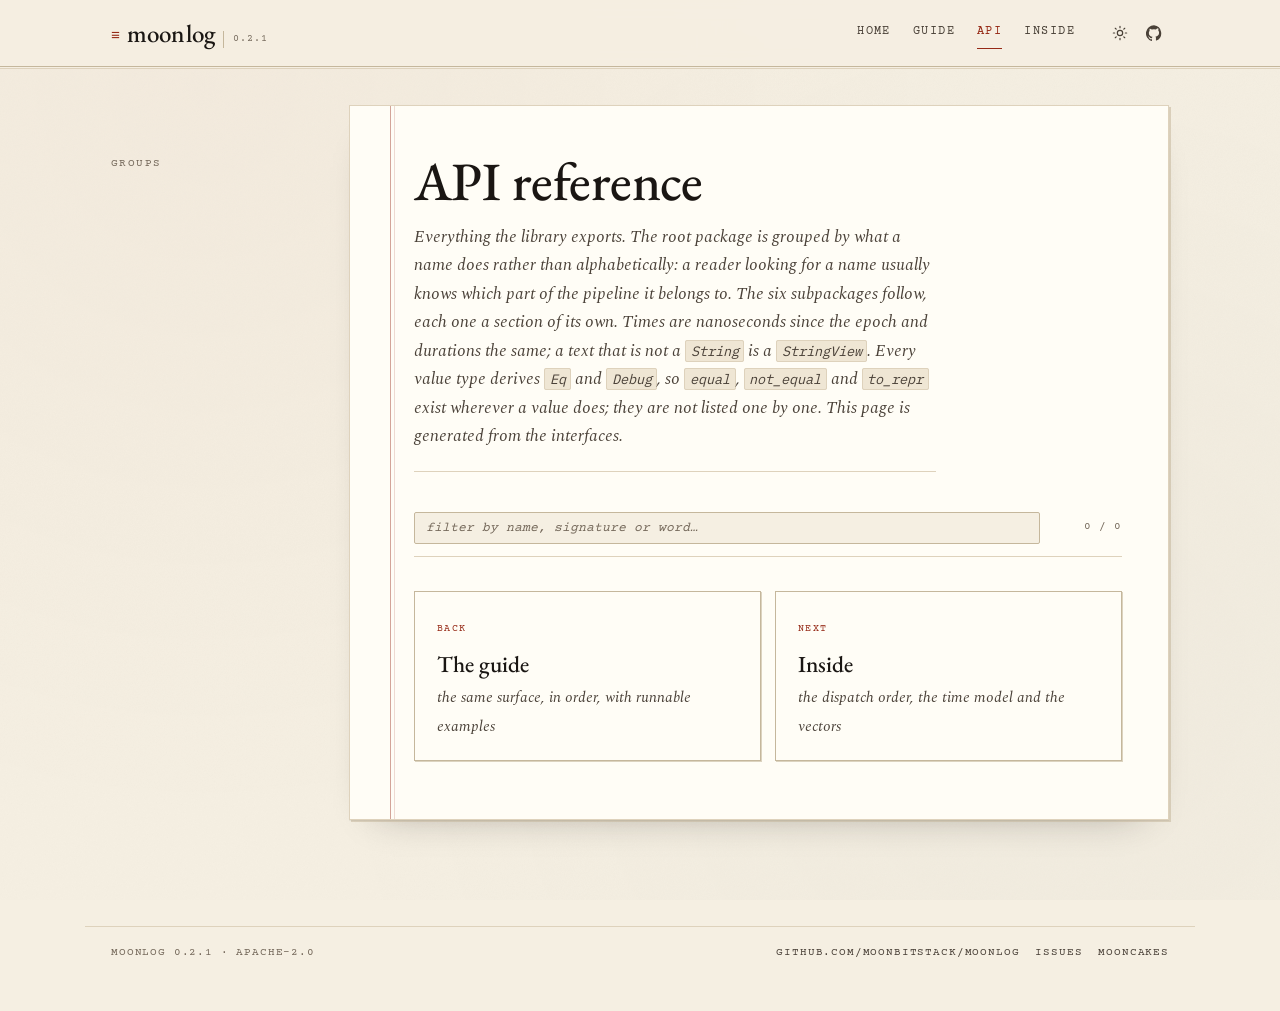
<file: docs/api.template.html>
<!DOCTYPE html>
<html lang="en">
  <head>
    <meta charset="utf-8" />
    <meta name="viewport" content="width=device-width, initial-scale=1" />
    <title>API reference — moonlog</title>
    <meta name="description" content="Every type, trait, function and parameter moonlog exposes, grouped the way the library is built." />
    <meta name="theme-color" content="#f7f5ef" />
    <link rel="stylesheet" href="assets/style.css" />
<script type="module" src="assets/scrollbar.js"></script>
    <link rel="icon" href="data:image/svg+xml,%3Csvg xmlns='http://www.w3.org/2000/svg' viewBox='0 0 32 32'%3E%3Crect width='32' height='32' rx='6' fill='%2312151a'/%3E%3Crect x='6' y='9' width='20' height='2' fill='%23e8e4da'/%3E%3Crect x='6' y='15' width='14' height='2' fill='%237a828c'/%3E%3Crect x='6' y='21' width='17' height='2' fill='%23ff8a5b'/%3E%3C/svg%3E" />
    <script>
      (function () {
        try {
          var saved = localStorage.getItem("moonlog-theme");
          document.documentElement.setAttribute(
            "data-theme",
            saved ||
              (window.matchMedia &&
              window.matchMedia("(prefers-color-scheme: dark)").matches
                ? "dark"
                : "light")
          );
        } catch (e) {
          document.documentElement.setAttribute("data-theme", "light");
        }
      })();
    </script>
  </head>
  <body>
    <header class="masthead">
      <div class="inner">
        <a class="wordmark" href="index.html">
          <span class="glyph">≡</span>
          <span>moonlog</span>
          <span class="ver">0.2.1</span>
        </a>
        <nav class="site" aria-label="Main">
          <a href="index.html">Home</a>
          <a href="docs.html">Guide</a>
          <a href="api.html" aria-current="page">API</a>
          <a href="inside.html">Inside</a>
        </nav>
        <div class="tools">
          <button class="icon-button" type="button" data-theme-toggle aria-label="Switch theme">
            <svg class="icon-sun" viewBox="0 0 24 24" fill="none" stroke="currentColor" stroke-width="1.8" stroke-linecap="round" aria-hidden="true"><circle cx="12" cy="12" r="4" /><path d="M12 2v2M12 20v2M4.9 4.9l1.4 1.4M17.7 17.7l1.4 1.4M2 12h2M20 12h2M4.9 19.1l1.4-1.4M17.7 6.3l1.4-1.4" /></svg>
            <svg class="icon-moon" viewBox="0 0 24 24" fill="none" stroke="currentColor" stroke-width="1.8" stroke-linecap="round" aria-hidden="true"><path d="M21 12.8A9 9 0 1 1 11.2 3a7 7 0 0 0 9.8 9.8z" /></svg>
          </button>
          <a class="icon-button" href="https://github.com/moonbitstack/moonlog" aria-label="moonlog on GitHub">
            <svg viewBox="0 0 24 24" fill="currentColor" aria-hidden="true"><path d="M12 .5a12 12 0 0 0-3.8 23.4c.6.1.8-.3.8-.6v-2c-3.3.7-4-1.6-4-1.6-.6-1.4-1.4-1.8-1.4-1.8-1-.7.1-.7.1-.7 1.2.1 1.8 1.2 1.8 1.2 1 1.8 2.8 1.3 3.5 1 .1-.8.4-1.3.8-1.6-2.7-.3-5.5-1.3-5.5-6 0-1.2.5-2.3 1.2-3.1-.1-.3-.5-1.5.1-3.2 0 0 1-.3 3.3 1.2a11.5 11.5 0 0 1 6 0C17.3 4.7 18.3 5 18.3 5c.6 1.7.2 2.9.1 3.2.8.8 1.2 1.9 1.2 3.1 0 4.7-2.8 5.7-5.5 6 .4.4.8 1.1.8 2.2v3.3c0 .3.2.7.8.6A12 12 0 0 0 12 .5z" /></svg>
          </a>
        </div>
      </div>
    </header>

    <div class="shell">
      <aside class="rail" aria-label="Sections">
        <div class="group">Groups</div>
<!-- rail -->
      </aside>

      <main class="doc">
        <h1>API reference</h1>
        <p class="sub">
          Everything the library exports. The root package is grouped by what a
          name does rather than alphabetically: a reader looking for a name
          usually knows which part of the pipeline it belongs to. The six
          subpackages follow, each one a section of its own. Times are nanoseconds since the epoch
          and durations the same; a text that is not a <code>String</code> is a
          <code>StringView</code>. Every value type derives <code>Eq</code> and
          <code>Debug</code>, so <code>equal</code>, <code>not_equal</code> and
          <code>to_repr</code> exist wherever a value does; they are not listed
          one by one. This page is generated from the interfaces.
        </p>

        <div class="filterbar">
          <input type="search" placeholder="filter by name, signature or word…" data-api-filter aria-label="Filter the reference" />
          <span class="count" data-api-count></span>
        </div>

<!-- body -->
        <div class="next" style="margin-top: 34px">
          <a href="docs.html">
            <span class="dir">back</span>
            <strong>The guide</strong>
            <em>the same surface, in order, with runnable examples</em>
          </a>
          <a href="inside.html">
            <span class="dir">next</span>
            <strong>Inside</strong>
            <em>the dispatch order, the time model and the vectors</em>
          </a>
        </div>
      </main>
    </div>

    <footer>
      <div class="wrap">
        <span>moonlog 0.2.1 · Apache-2.0</span>
        <span class="sep"></span>
        <a href="https://github.com/moonbitstack/moonlog">github.com/moonbitstack/moonlog</a>
        <a href="https://github.com/moonbitstack/moonlog/issues">issues</a>
        <a href="https://mooncakes.io">mooncakes</a>
      </div>
    </footer>

    <script src="assets/app.js"></script>
  </body>
</html>
</file>
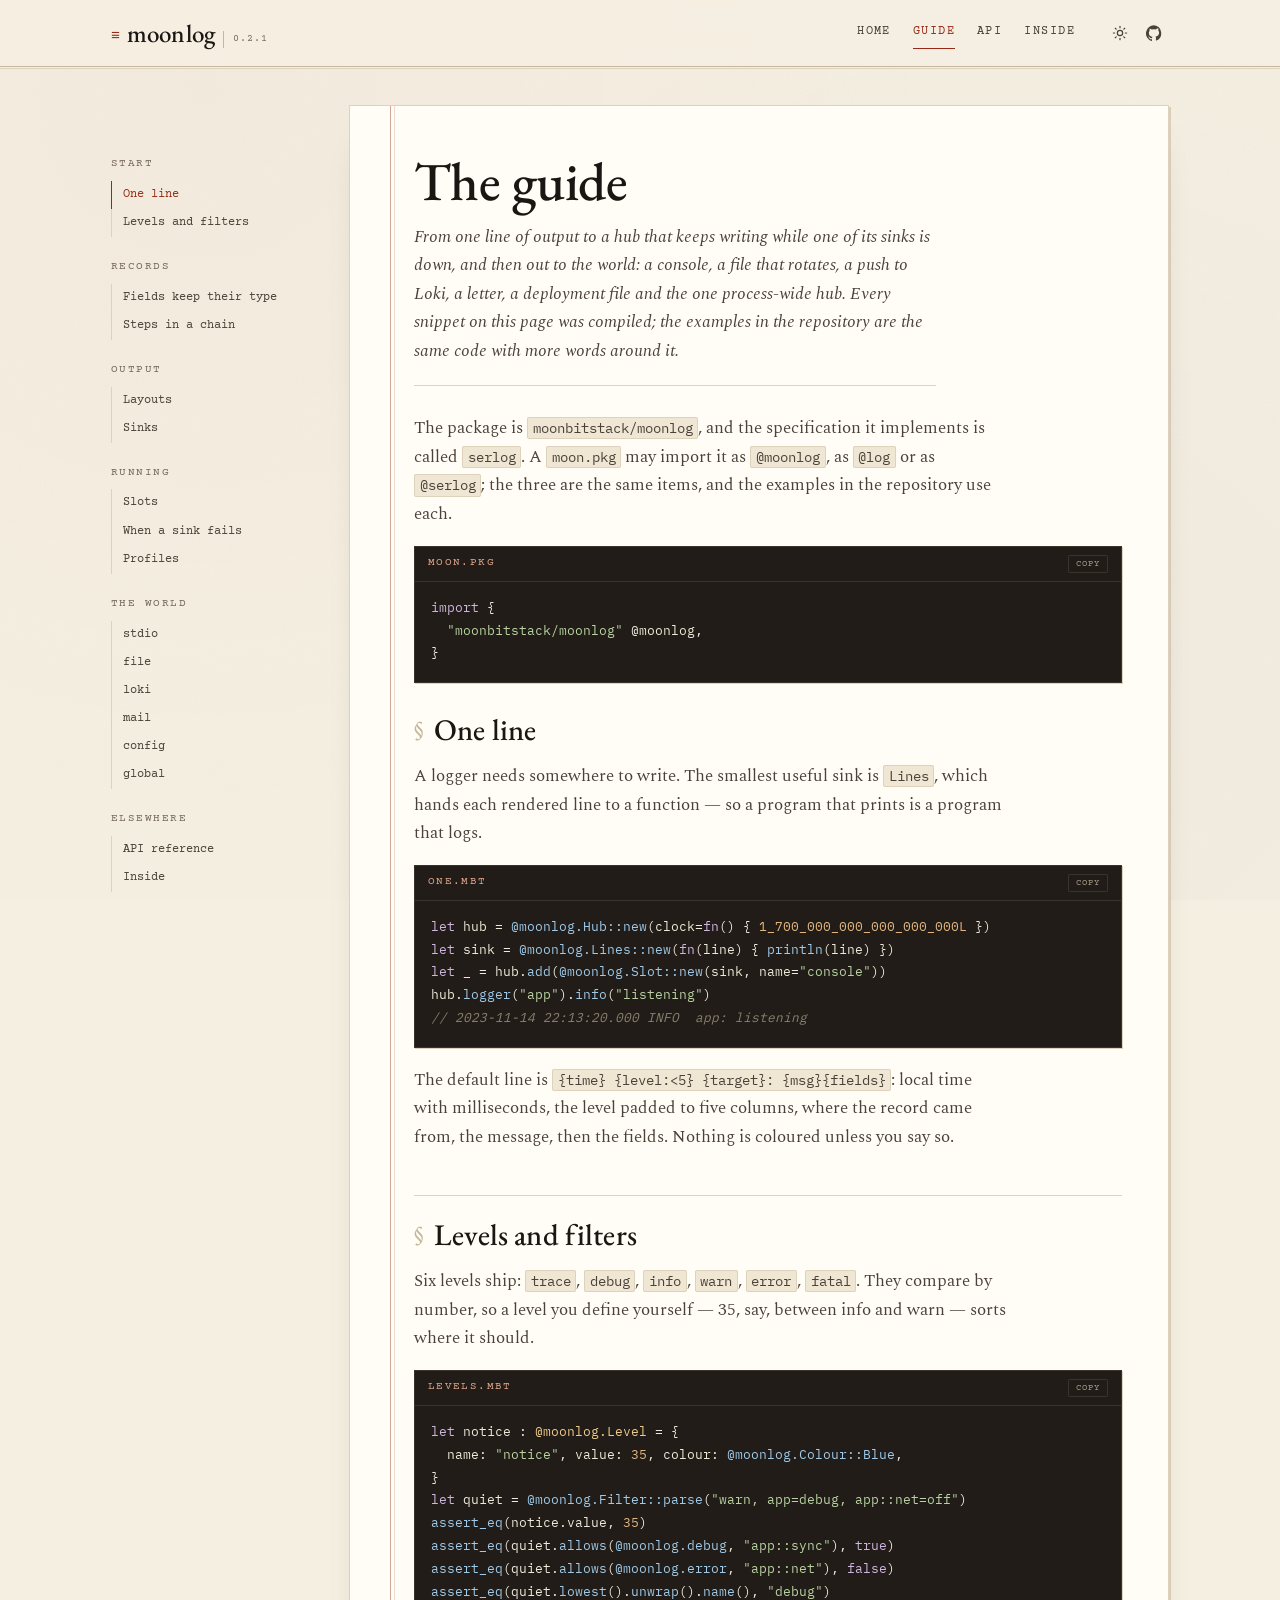
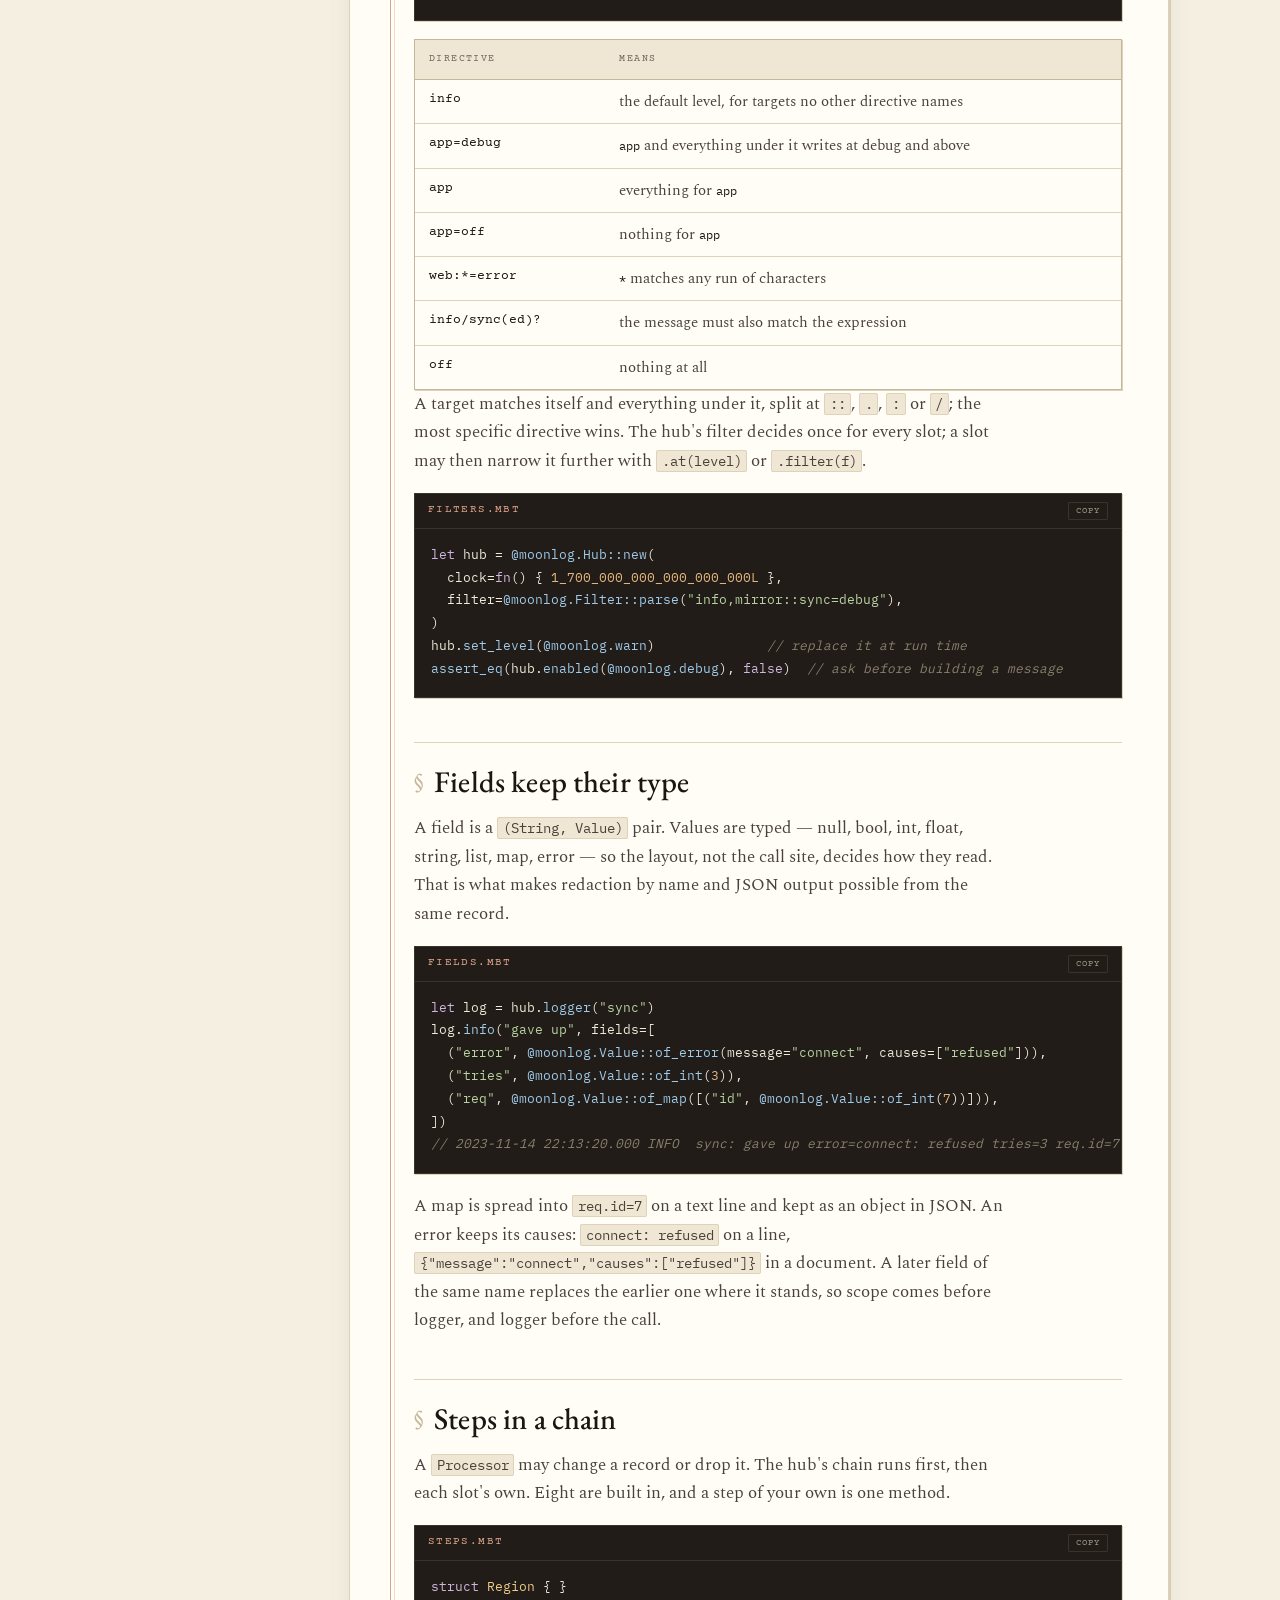
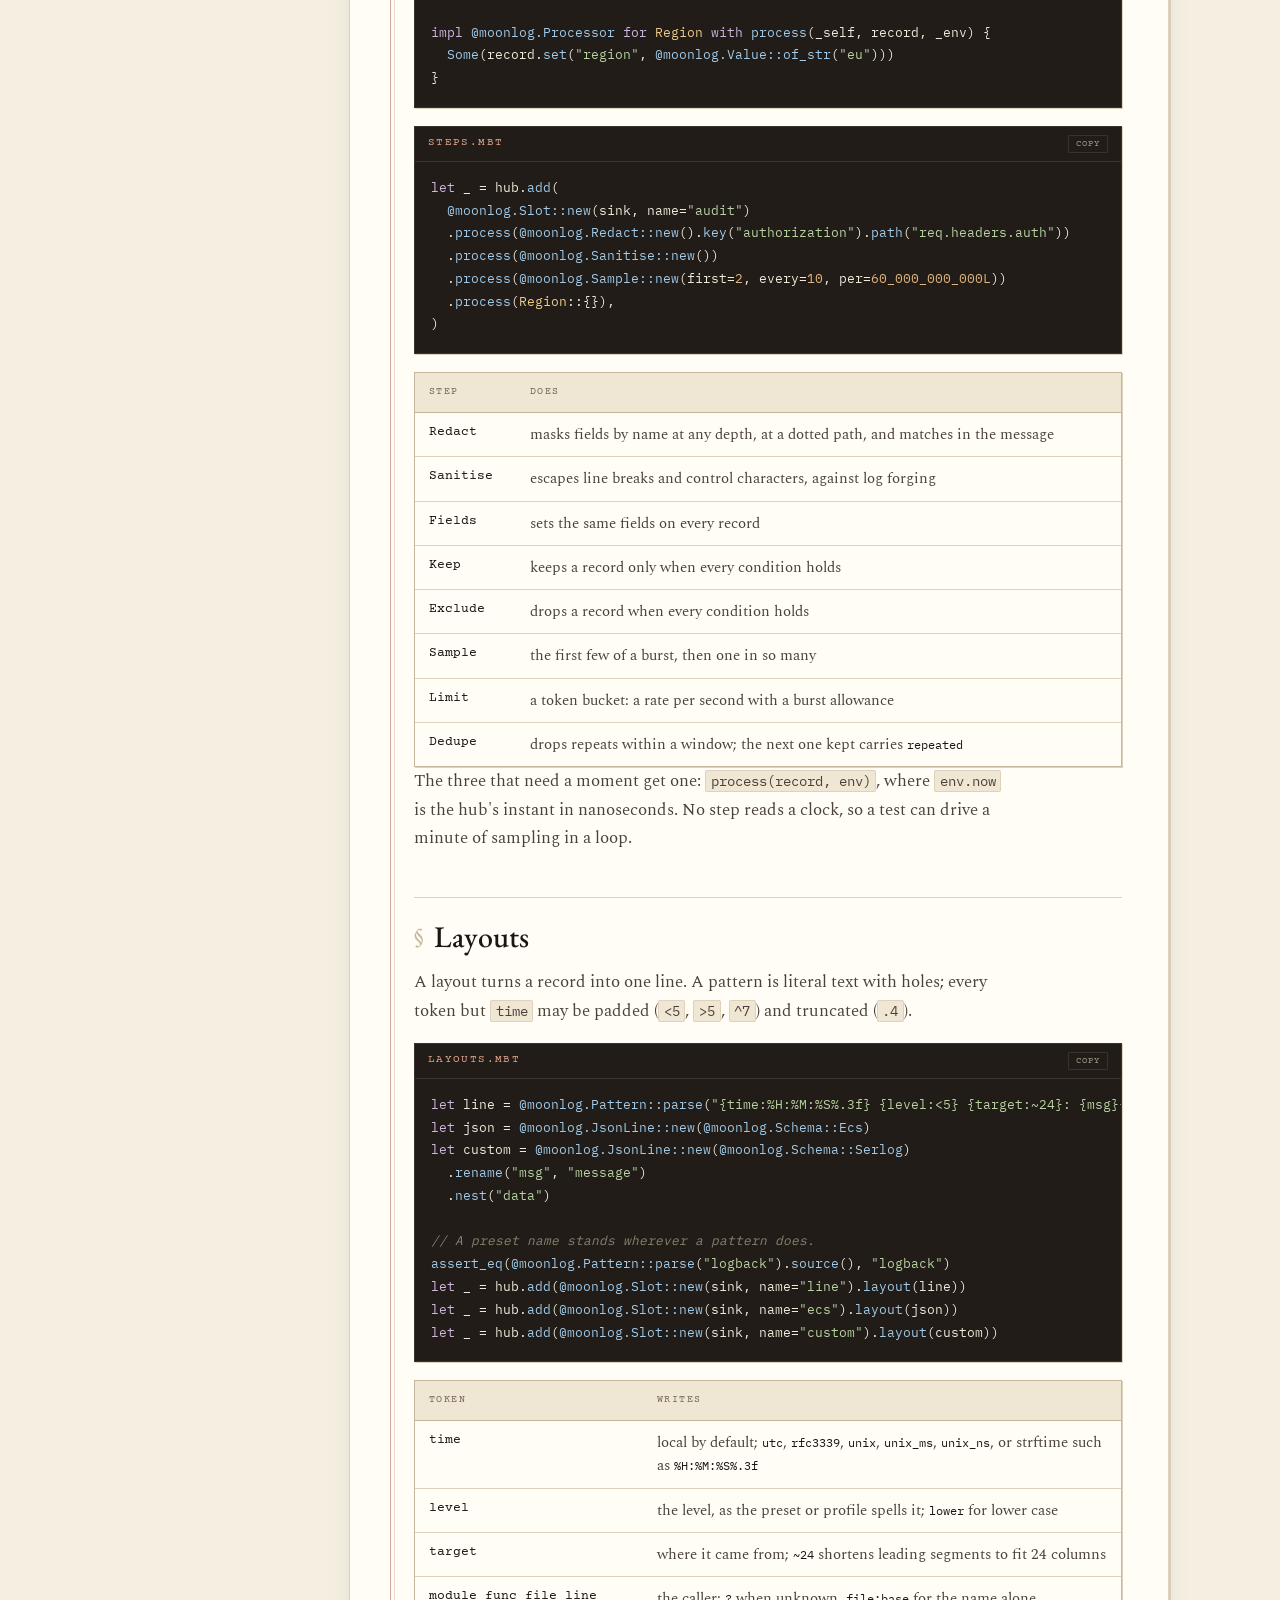
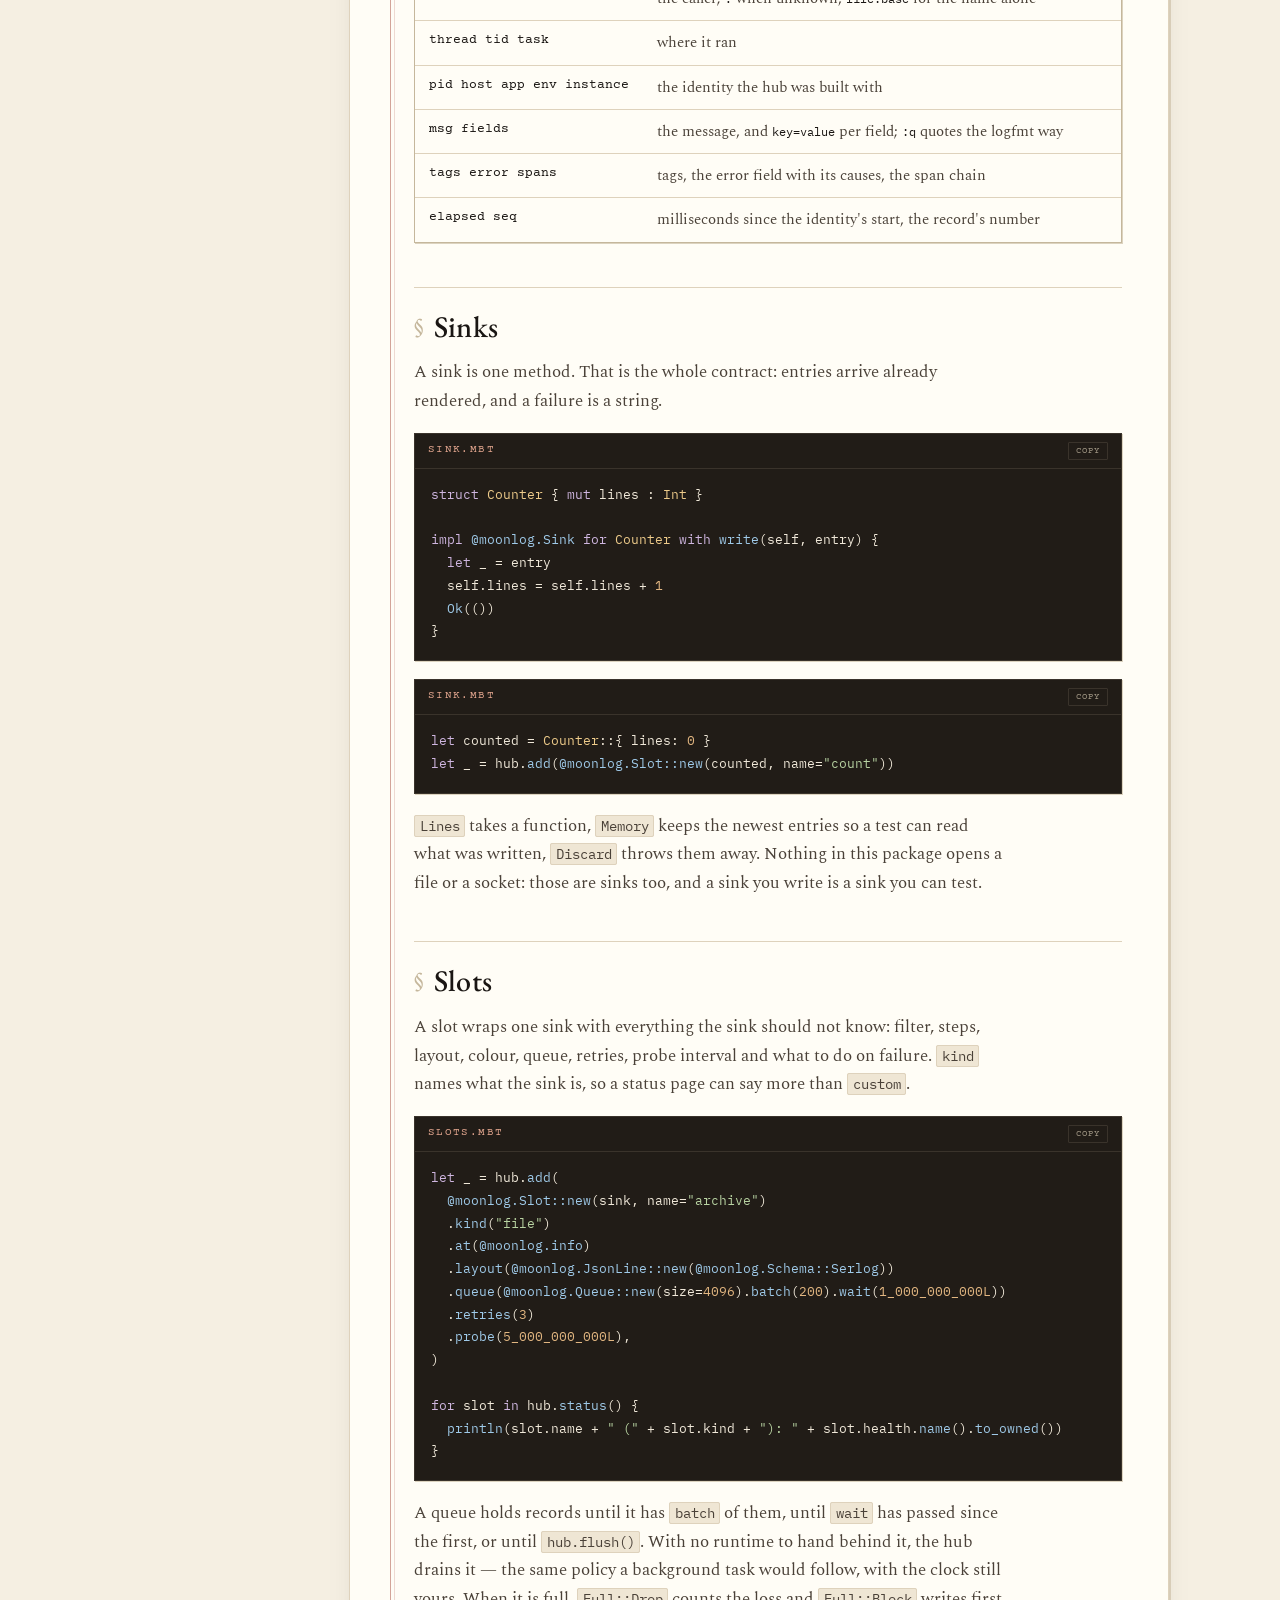
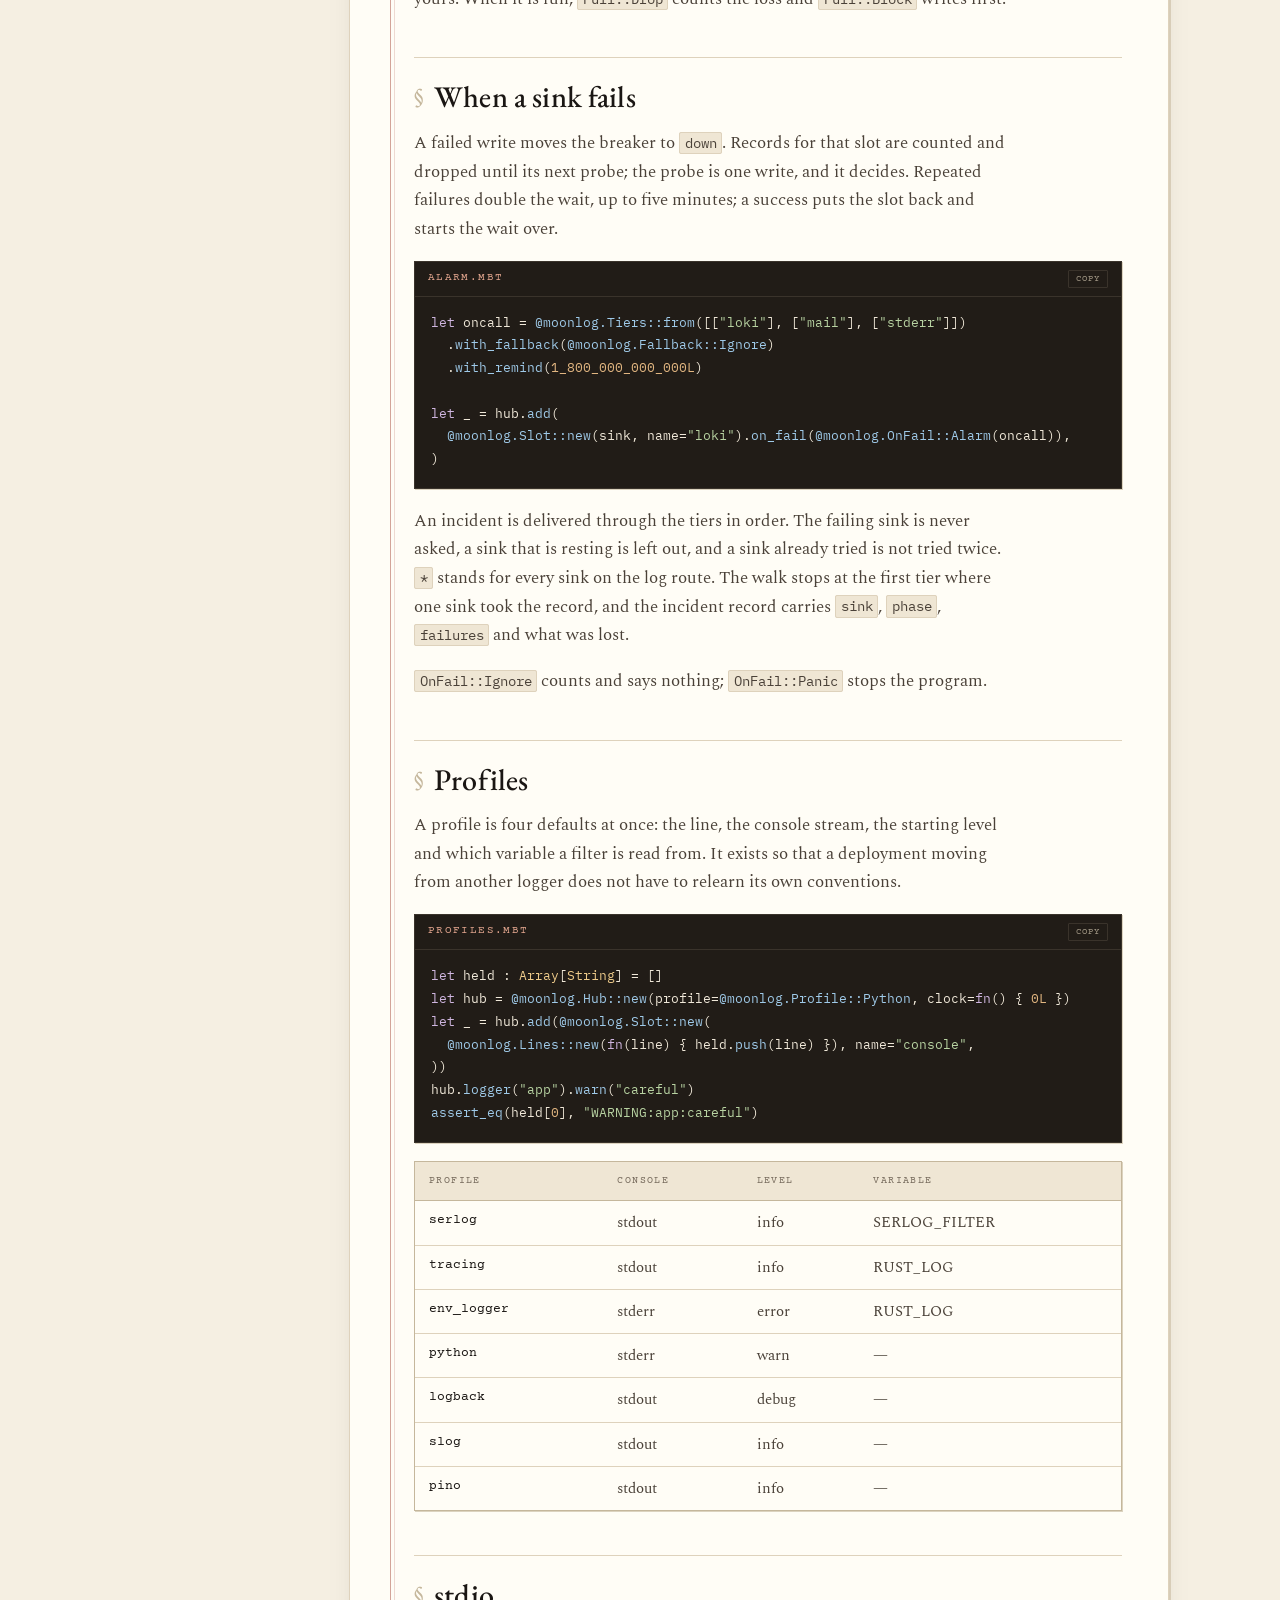
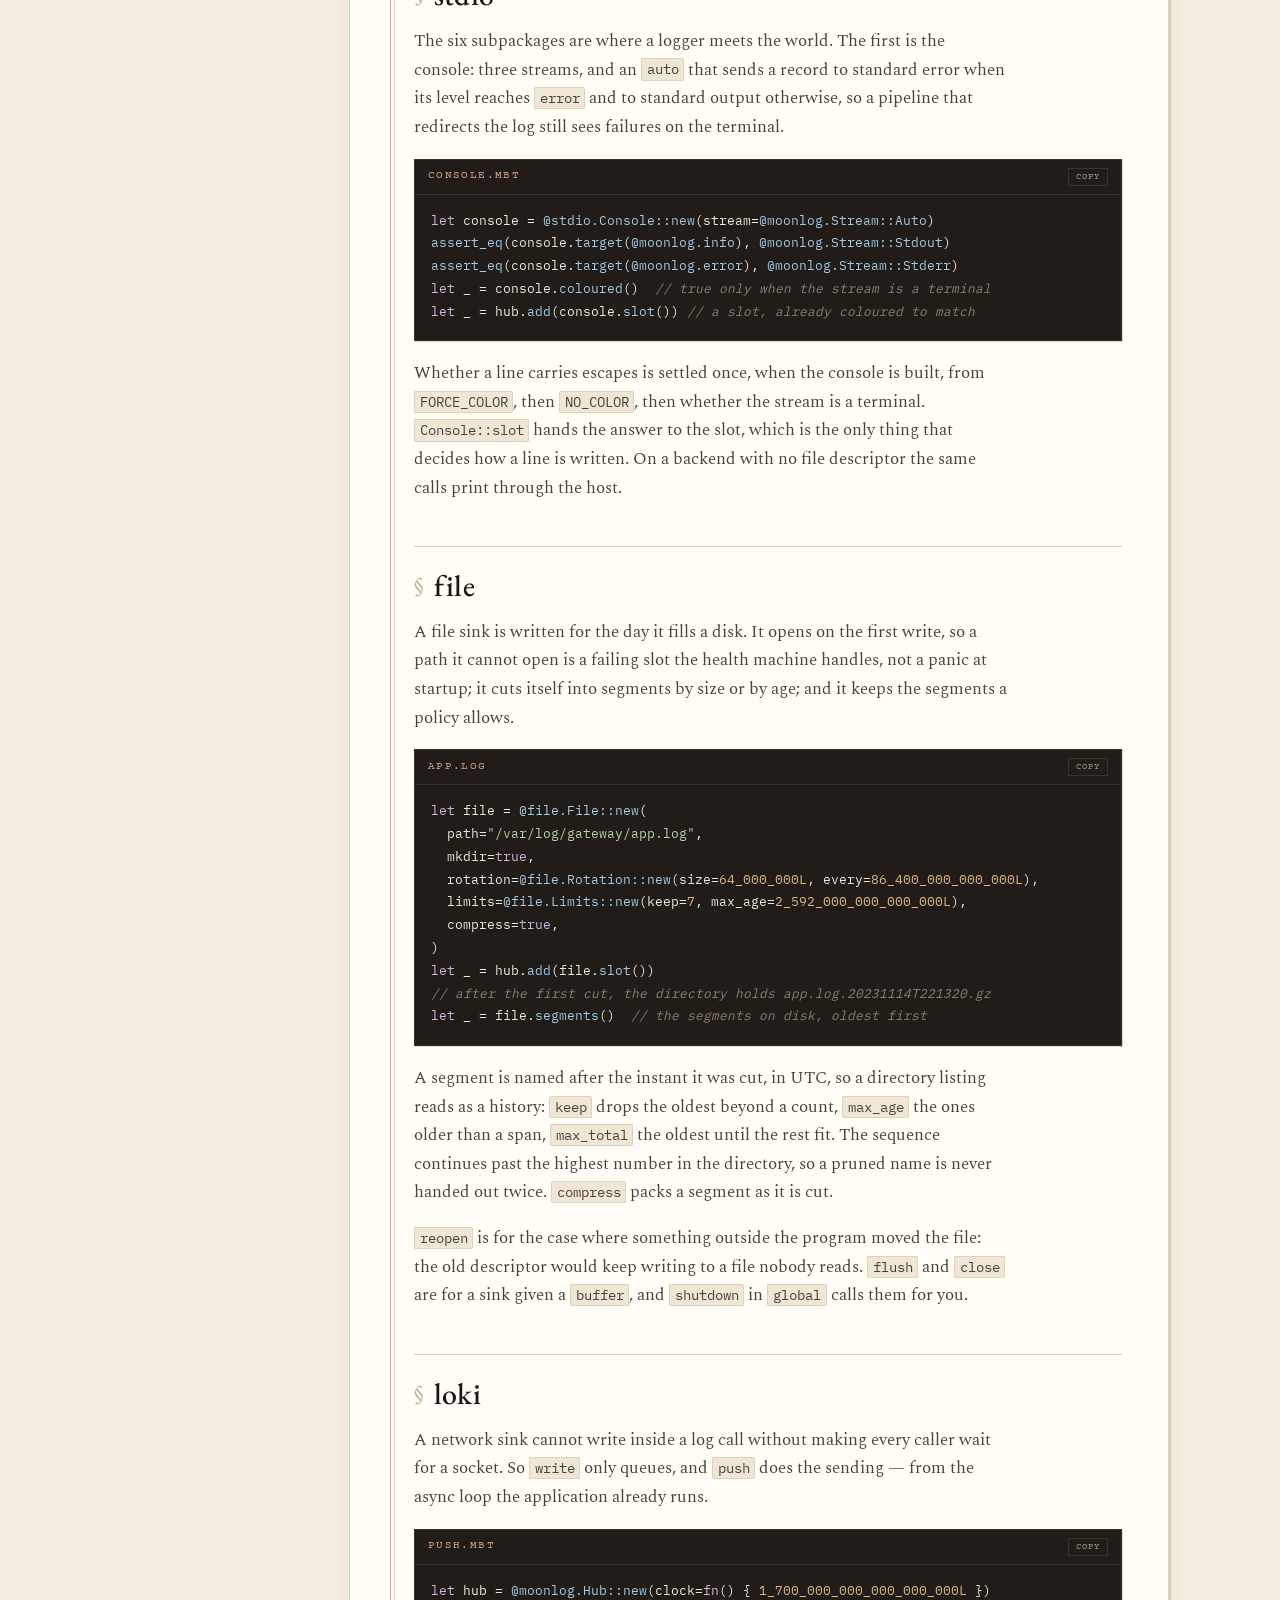
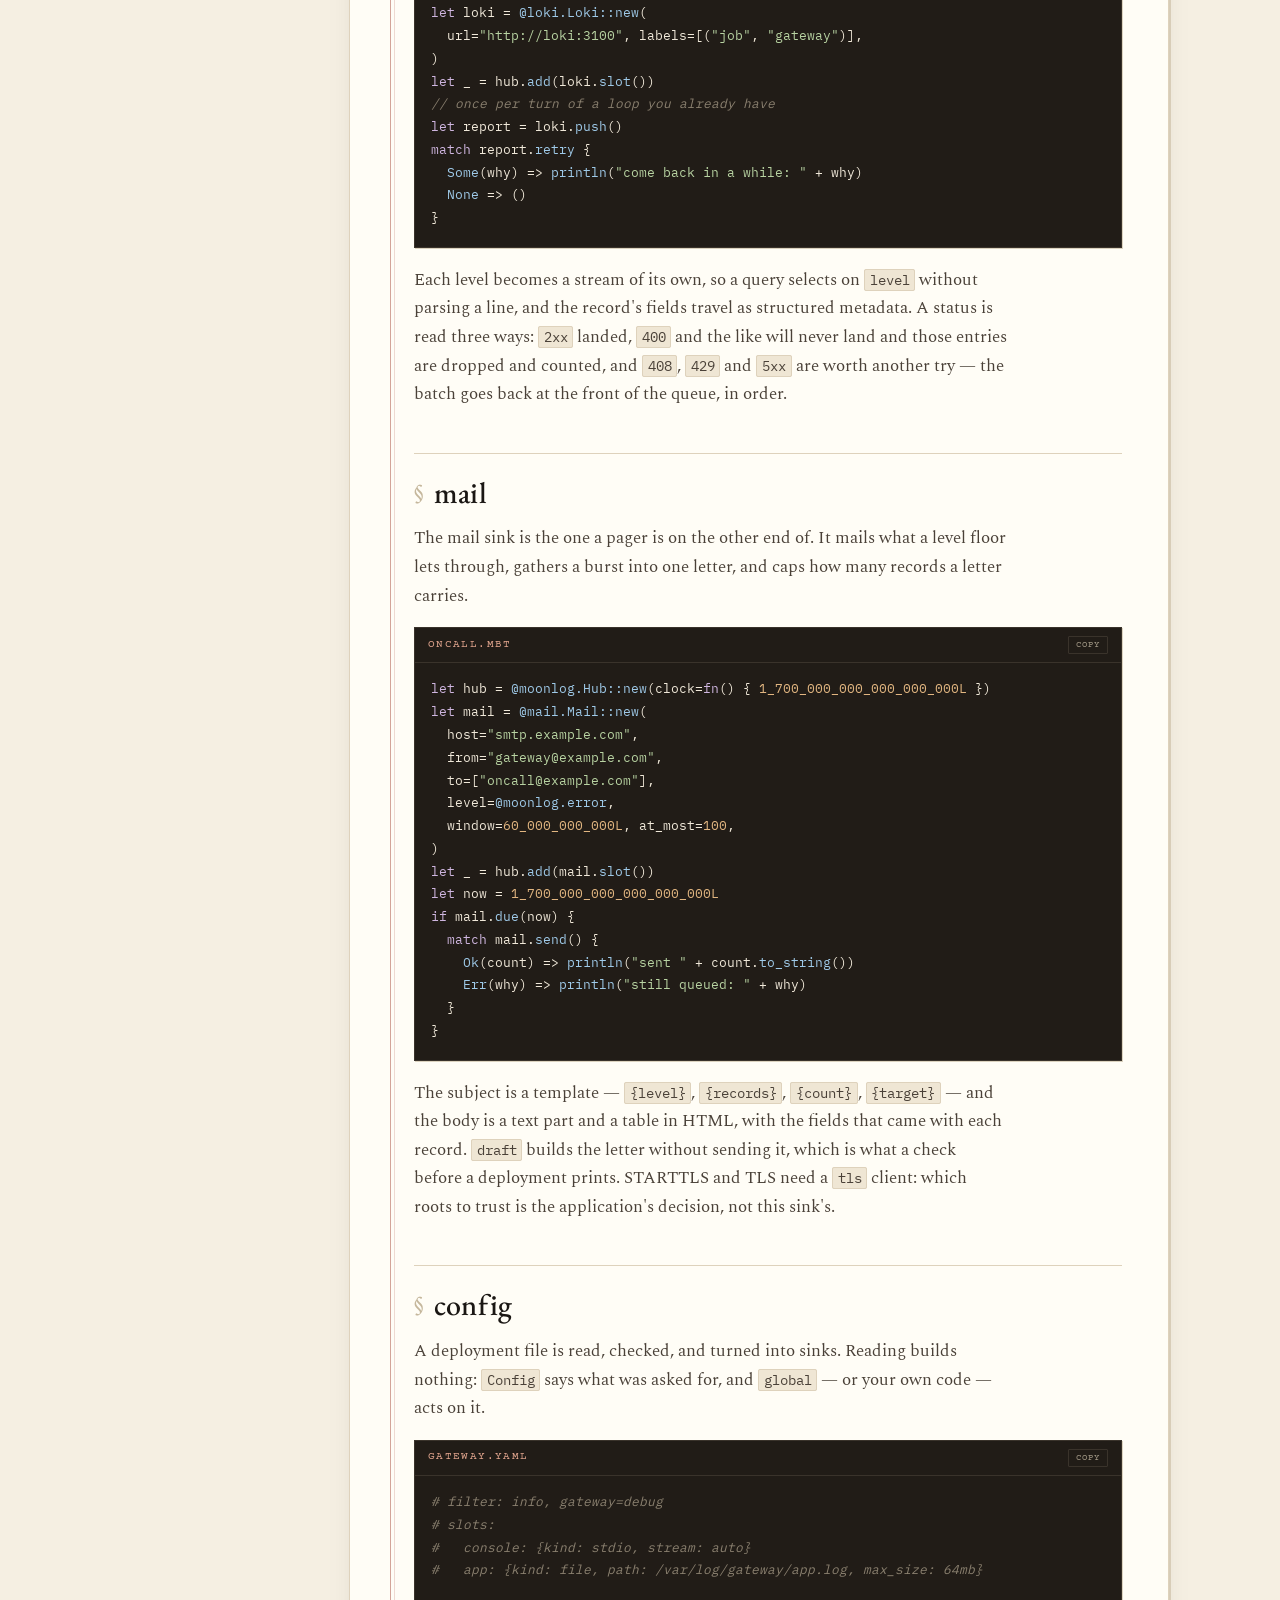
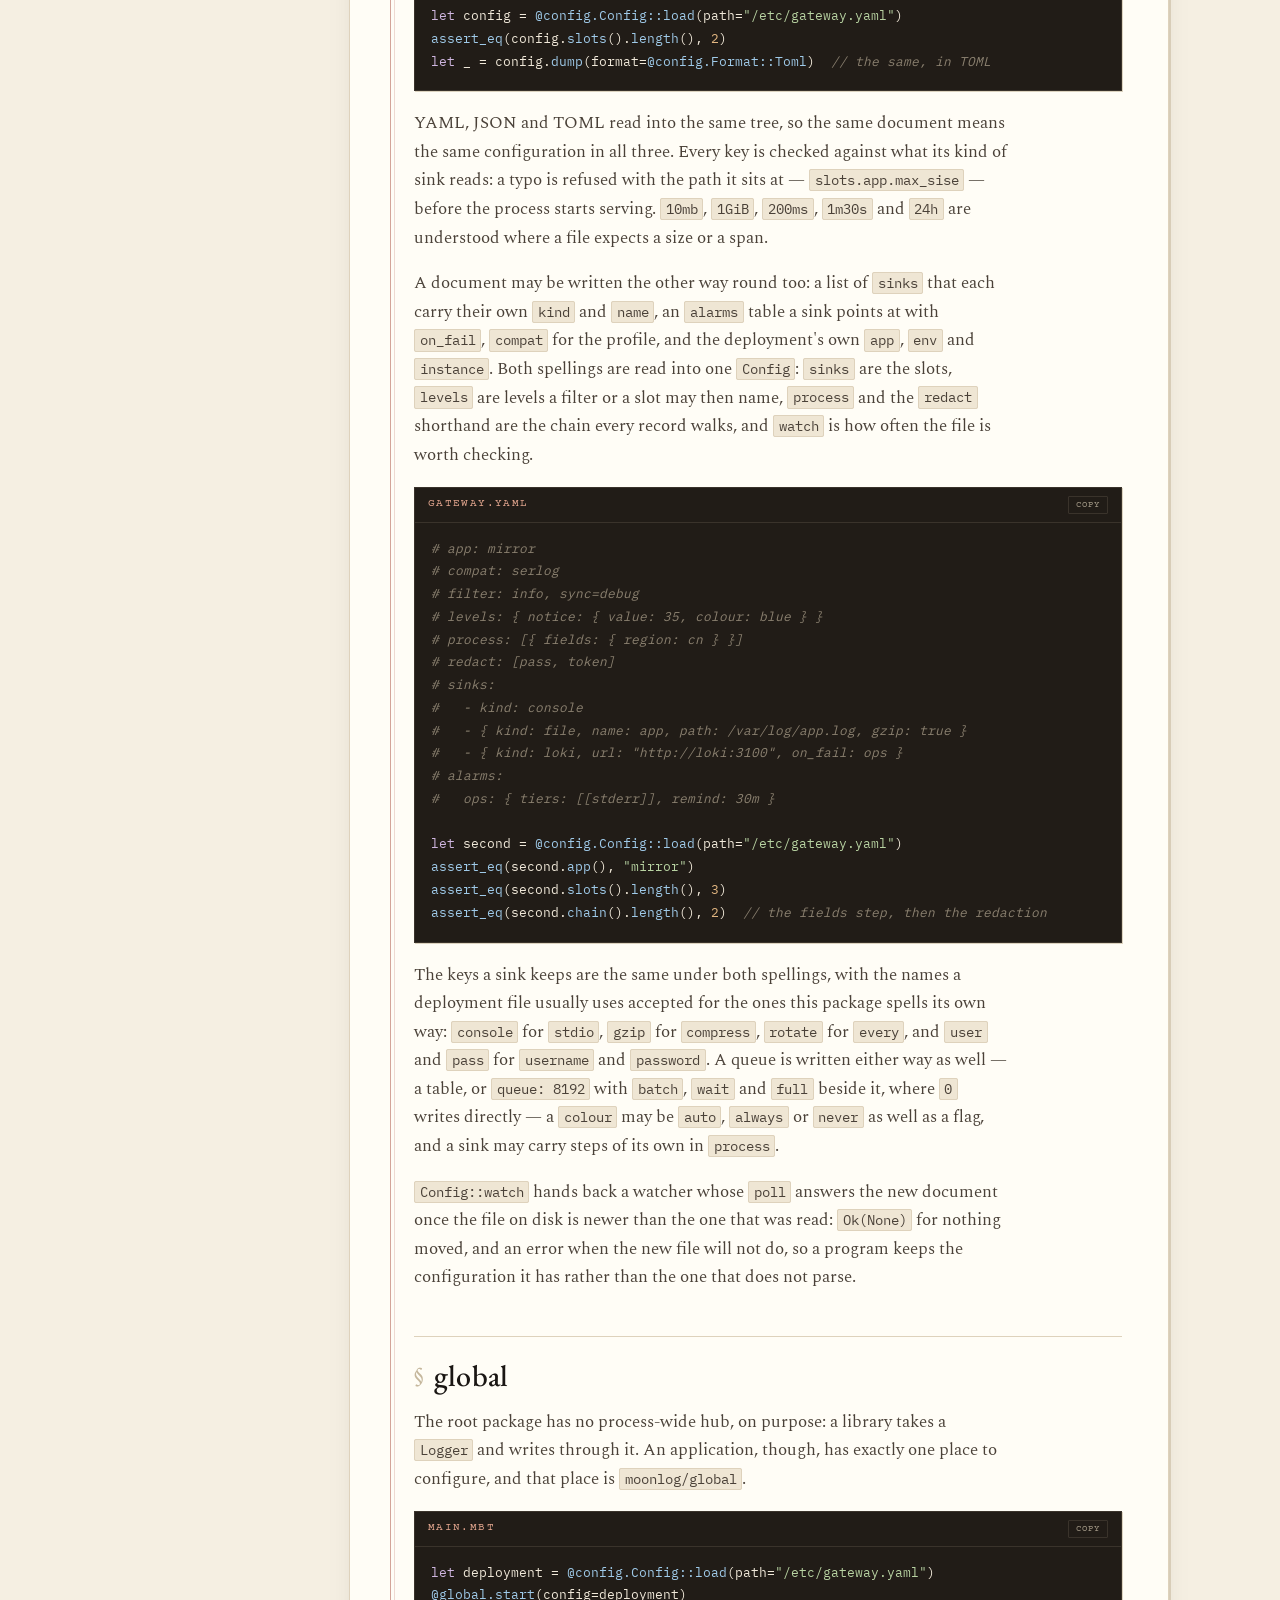
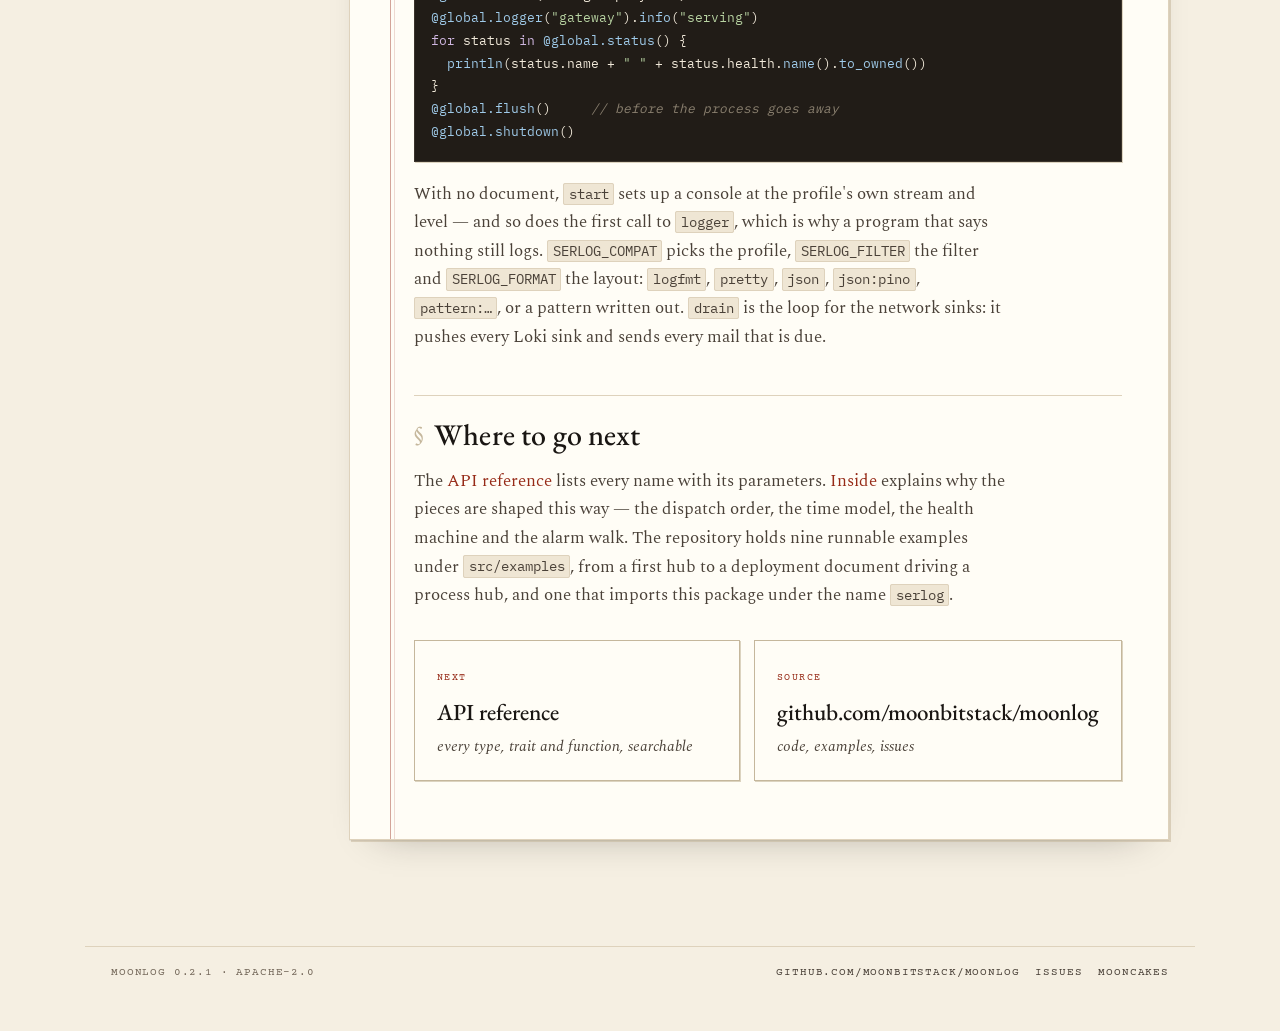
<file: docs/docs.html>
<!DOCTYPE html>
<html lang="en">
  <head>
    <meta charset="utf-8" />
    <meta name="viewport" content="width=device-width, initial-scale=1" />
    <title>The guide — moonlog</title>
    <meta name="description" content="A progressive tour of moonlog: from one line of output to a hub with slots, filters, steps, layouts, a health machine and an alarm." />
    <meta name="theme-color" content="#f7f5ef" />
    <link rel="stylesheet" href="assets/style.css" />
<script type="module" src="assets/scrollbar.js"></script>
    <link rel="icon" href="data:image/svg+xml,%3Csvg xmlns='http://www.w3.org/2000/svg' viewBox='0 0 32 32'%3E%3Crect width='32' height='32' rx='6' fill='%2312151a'/%3E%3Crect x='6' y='9' width='20' height='2' fill='%23e8e4da'/%3E%3Crect x='6' y='15' width='14' height='2' fill='%237a828c'/%3E%3Crect x='6' y='21' width='17' height='2' fill='%23ff8a5b'/%3E%3C/svg%3E" />
    <script>
      (function () {
        try {
          var saved = localStorage.getItem("moonlog-theme");
          document.documentElement.setAttribute(
            "data-theme",
            saved ||
              (window.matchMedia &&
              window.matchMedia("(prefers-color-scheme: dark)").matches
                ? "dark"
                : "light")
          );
        } catch (e) {
          document.documentElement.setAttribute("data-theme", "light");
        }
      })();
    </script>
  </head>
  <body>
    <header class="masthead">
      <div class="inner">
        <a class="wordmark" href="index.html">
          <span class="glyph">≡</span>
          <span>moonlog</span>
          <span class="ver">0.2.1</span>
        </a>
        <nav class="site" aria-label="Main">
          <a href="index.html">Home</a>
          <a href="docs.html" aria-current="page">Guide</a>
          <a href="api.html">API</a>
          <a href="inside.html">Inside</a>
        </nav>
        <div class="tools">
          <button class="icon-button" type="button" data-theme-toggle aria-label="Switch theme">
            <svg class="icon-sun" viewBox="0 0 24 24" fill="none" stroke="currentColor" stroke-width="1.8" stroke-linecap="round" aria-hidden="true"><circle cx="12" cy="12" r="4" /><path d="M12 2v2M12 20v2M4.9 4.9l1.4 1.4M17.7 17.7l1.4 1.4M2 12h2M20 12h2M4.9 19.1l1.4-1.4M17.7 6.3l1.4-1.4" /></svg>
            <svg class="icon-moon" viewBox="0 0 24 24" fill="none" stroke="currentColor" stroke-width="1.8" stroke-linecap="round" aria-hidden="true"><path d="M21 12.8A9 9 0 1 1 11.2 3a7 7 0 0 0 9.8 9.8z" /></svg>
          </button>
          <a class="icon-button" href="https://github.com/moonbitstack/moonlog" aria-label="moonlog on GitHub">
            <svg viewBox="0 0 24 24" fill="currentColor" aria-hidden="true"><path d="M12 .5a12 12 0 0 0-3.8 23.4c.6.1.8-.3.8-.6v-2c-3.3.7-4-1.6-4-1.6-.6-1.4-1.4-1.8-1.4-1.8-1-.7.1-.7.1-.7 1.2.1 1.8 1.2 1.8 1.2 1 1.8 2.8 1.3 3.5 1 .1-.8.4-1.3.8-1.6-2.7-.3-5.5-1.3-5.5-6 0-1.2.5-2.3 1.2-3.1-.1-.3-.5-1.5.1-3.2 0 0 1-.3 3.3 1.2a11.5 11.5 0 0 1 6 0C17.3 4.7 18.3 5 18.3 5c.6 1.7.2 2.9.1 3.2.8.8 1.2 1.9 1.2 3.1 0 4.7-2.8 5.7-5.5 6 .4.4.8 1.1.8 2.2v3.3c0 .3.2.7.8.6A12 12 0 0 0 12 .5z" /></svg>
          </a>
        </div>
      </div>
    </header>

    <div class="shell">
      <aside class="rail" aria-label="On this page">
        <div class="group">Start</div>
        <a href="#line">One line</a>
        <a href="#levels">Levels and filters</a>
        <div class="group">Records</div>
        <a href="#fields">Fields keep their type</a>
        <a href="#steps">Steps in a chain</a>
        <div class="group">Output</div>
        <a href="#layouts">Layouts</a>
        <a href="#sinks">Sinks</a>
        <div class="group">Running</div>
        <a href="#slots">Slots</a>
        <a href="#failure">When a sink fails</a>
        <a href="#profiles">Profiles</a>
        <div class="group">The world</div>
        <a href="#stdio">stdio</a>
        <a href="#file">file</a>
        <a href="#loki">loki</a>
        <a href="#mail">mail</a>
        <a href="#config">config</a>
        <a href="#global">global</a>
        <div class="group">Elsewhere</div>
        <a href="api.html">API reference</a>
        <a href="inside.html">Inside</a>
      </aside>

      <main class="doc">
        <h1>The guide</h1>
        <p class="sub">
          From one line of output to a hub that keeps writing while one of its
          sinks is down, and then out to the world: a console, a file that
          rotates, a push to Loki, a letter, a deployment file and the one
          process-wide hub. Every snippet on this page was compiled; the
          examples in the repository are the same code with more words around
          it.
        </p>

        <p>
          The package is <code>moonbitstack/moonlog</code>, and the
          specification it implements is called <code>serlog</code>. A
          <code>moon.pkg</code> may import it as <code>@moonlog</code>, as
          <code>@log</code> or as <code>@serlog</code>; the three are the same
          items, and the examples in the repository use each.
        </p>
        <div class="code">
          <header><span class="tag">moon.pkg</span><button class="copy" data-copy>copy</button></header>
          <pre><span class="kw">import</span> {
  <span class="s">"moonbitstack/moonlog"</span> @moonlog,
}</pre>
        </div>

        <h2 id="line">One line</h2>
        <p>
          A logger needs somewhere to write. The smallest useful sink is
          <code>Lines</code>, which hands each rendered line to a function — so
          a program that prints is a program that logs.
        </p>
        <div class="code">
          <header><span class="tag">one.mbt</span><button class="copy" data-copy>copy</button></header>
          <pre><span class="kw">let</span> hub = <span class="fn">@moonlog.Hub::new</span>(clock=<span class="kw">fn</span>() { <span class="n">1_700_000_000_000_000_000L</span> })
<span class="kw">let</span> sink = <span class="fn">@moonlog.Lines::new</span>(<span class="kw">fn</span>(line) { <span class="fn">println</span>(line) })
<span class="kw">let</span> _ = hub.<span class="fn">add</span>(<span class="fn">@moonlog.Slot::new</span>(sink, name=<span class="s">"console"</span>))
hub.<span class="fn">logger</span>(<span class="s">"app"</span>).<span class="fn">info</span>(<span class="s">"listening"</span>)
<span class="c">// 2023-11-14 22:13:20.000 INFO  app: listening</span></pre>
        </div>
        <p>
          The default line is <code>{time} {level:&lt;5} {target}: {msg}{fields}</code>:
          local time with milliseconds, the level padded to five columns, where
          the record came from, the message, then the fields. Nothing is
          coloured unless you say so.
        </p>

        <h2 id="levels">Levels and filters</h2>
        <p>
          Six levels ship: <code>trace</code>, <code>debug</code>,
          <code>info</code>, <code>warn</code>, <code>error</code>,
          <code>fatal</code>. They compare by number, so a level you define
          yourself — 35, say, between info and warn — sorts where it should.
        </p>
        <div class="code">
          <header><span class="tag">levels.mbt</span><button class="copy" data-copy>copy</button></header>
          <pre><span class="kw">let</span> notice : <span class="ty">@moonlog.Level</span> = {
  name: <span class="s">"notice"</span>, value: <span class="n">35</span>, colour: <span class="fn">@moonlog.Colour::Blue</span>,
}
<span class="kw">let</span> quiet = <span class="fn">@moonlog.Filter::parse</span>(<span class="s">"warn, app=debug, app::net=off"</span>)
<span class="fn">assert_eq</span>(notice.value, <span class="n">35</span>)
<span class="fn">assert_eq</span>(quiet.<span class="fn">allows</span>(<span class="fn">@moonlog.debug</span>, <span class="s">"app::sync"</span>), <span class="kw">true</span>)
<span class="fn">assert_eq</span>(quiet.<span class="fn">allows</span>(<span class="fn">@moonlog.error</span>, <span class="s">"app::net"</span>), <span class="kw">false</span>)
<span class="fn">assert_eq</span>(quiet.<span class="fn">lowest</span>().<span class="fn">unwrap</span>().<span class="fn">name</span>(), <span class="s">"debug"</span>)</pre>
        </div>
        <div class="table-wrap">
          <table>
            <thead><tr><th>Directive</th><th>Means</th></tr></thead>
            <tbody>
              <tr><td>info</td><td>the default level, for targets no other directive names</td></tr>
              <tr><td>app=debug</td><td><code>app</code> and everything under it writes at debug and above</td></tr>
              <tr><td>app</td><td>everything for <code>app</code></td></tr>
              <tr><td>app=off</td><td>nothing for <code>app</code></td></tr>
              <tr><td>web:*=error</td><td><code>*</code> matches any run of characters</td></tr>
              <tr><td>info/sync(ed)?</td><td>the message must also match the expression</td></tr>
              <tr><td>off</td><td>nothing at all</td></tr>
            </tbody>
          </table>
        </div>
        <p>
          A target matches itself and everything under it, split at
          <code>::</code>, <code>.</code>, <code>:</code> or <code>/</code>; the
          most specific directive wins. The hub's filter decides once for every
          slot; a slot may then narrow it further with <code>.at(level)</code> or
          <code>.filter(f)</code>.
        </p>
        <div class="code">
          <header><span class="tag">filters.mbt</span><button class="copy" data-copy>copy</button></header>
          <pre><span class="kw">let</span> hub = <span class="fn">@moonlog.Hub::new</span>(
  clock=<span class="kw">fn</span>() { <span class="n">1_700_000_000_000_000_000L</span> },
  filter=<span class="fn">@moonlog.Filter::parse</span>(<span class="s">"info,mirror::sync=debug"</span>),
)
hub.<span class="fn">set_level</span>(<span class="fn">@moonlog.warn</span>)              <span class="c">// replace it at run time</span>
<span class="fn">assert_eq</span>(hub.<span class="fn">enabled</span>(<span class="fn">@moonlog.debug</span>), <span class="kw">false</span>)  <span class="c">// ask before building a message</span></pre>
        </div>

        <h2 id="fields">Fields keep their type</h2>
        <p>
          A field is a <code>(String, Value)</code> pair. Values are typed —
          null, bool, int, float, string, list, map, error — so the layout, not
          the call site, decides how they read. That is what makes redaction by
          name and JSON output possible from the same record.
        </p>
        <div class="code">
          <header><span class="tag">fields.mbt</span><button class="copy" data-copy>copy</button></header>
          <pre><span class="kw">let</span> log = hub.<span class="fn">logger</span>(<span class="s">"sync"</span>)
log.<span class="fn">info</span>(<span class="s">"gave up"</span>, fields=[
  (<span class="s">"error"</span>, <span class="fn">@moonlog.Value::of_error</span>(message=<span class="s">"connect"</span>, causes=[<span class="s">"refused"</span>])),
  (<span class="s">"tries"</span>, <span class="fn">@moonlog.Value::of_int</span>(<span class="n">3</span>)),
  (<span class="s">"req"</span>, <span class="fn">@moonlog.Value::of_map</span>([(<span class="s">"id"</span>, <span class="fn">@moonlog.Value::of_int</span>(<span class="n">7</span>))])),
])
<span class="c">// 2023-11-14 22:13:20.000 INFO  sync: gave up error=connect: refused tries=3 req.id=7</span></pre>
        </div>
        <p>
          A map is spread into <code>req.id=7</code> on a text line and kept as
          an object in JSON. An error keeps its causes: <code>connect: refused</code>
          on a line, <code>{"message":"connect","causes":["refused"]}</code> in a
          document. A later field of the same name replaces the earlier one where
          it stands, so scope comes before logger, and logger before the call.
        </p>

        <h2 id="steps">Steps in a chain</h2>
        <p>
          A <code>Processor</code> may change a record or drop it. The hub's
          chain runs first, then each slot's own. Eight are built in, and a step
          of your own is one method.
        </p>
        <div class="code">
          <header><span class="tag">steps.mbt</span><button class="copy" data-copy>copy</button></header>
          <pre><span class="kw">struct</span> <span class="ty">Region</span> { }

<span class="kw">impl</span> <span class="fn">@moonlog.Processor</span> <span class="kw">for</span> <span class="ty">Region</span> <span class="kw">with</span> <span class="fn">process</span>(_self, record, _env) {
  <span class="fn">Some</span>(record.<span class="fn">set</span>(<span class="s">"region"</span>, <span class="fn">@moonlog.Value::of_str</span>(<span class="s">"eu"</span>)))
}</pre>
        </div>
        <div class="code">
          <header><span class="tag">steps.mbt</span><button class="copy" data-copy>copy</button></header>
          <pre><span class="kw">let</span> _ = hub.<span class="fn">add</span>(
  <span class="fn">@moonlog.Slot::new</span>(sink, name=<span class="s">"audit"</span>)
  .<span class="fn">process</span>(<span class="fn">@moonlog.Redact::new</span>().<span class="fn">key</span>(<span class="s">"authorization"</span>).<span class="fn">path</span>(<span class="s">"req.headers.auth"</span>))
  .<span class="fn">process</span>(<span class="fn">@moonlog.Sanitise::new</span>())
  .<span class="fn">process</span>(<span class="fn">@moonlog.Sample::new</span>(first=<span class="n">2</span>, every=<span class="n">10</span>, per=<span class="n">60_000_000_000L</span>))
  .<span class="fn">process</span>(<span class="ty">Region</span>::{}),
)</pre>
        </div>
        <div class="table-wrap">
          <table>
            <thead><tr><th>Step</th><th>Does</th></tr></thead>
            <tbody>
              <tr><td>Redact</td><td>masks fields by name at any depth, at a dotted path, and matches in the message</td></tr>
              <tr><td>Sanitise</td><td>escapes line breaks and control characters, against log forging</td></tr>
              <tr><td>Fields</td><td>sets the same fields on every record</td></tr>
              <tr><td>Keep</td><td>keeps a record only when every condition holds</td></tr>
              <tr><td>Exclude</td><td>drops a record when every condition holds</td></tr>
              <tr><td>Sample</td><td>the first few of a burst, then one in so many</td></tr>
              <tr><td>Limit</td><td>a token bucket: a rate per second with a burst allowance</td></tr>
              <tr><td>Dedupe</td><td>drops repeats within a window; the next one kept carries <code>repeated</code></td></tr>
            </tbody>
          </table>
        </div>
        <p>
          The three that need a moment get one: <code>process(record, env)</code>,
          where <code>env.now</code> is the hub's instant in nanoseconds. No step
          reads a clock, so a test can drive a minute of sampling in a loop.
        </p>

        <h2 id="layouts">Layouts</h2>
        <p>
          A layout turns a record into one line. A pattern is literal text with
          holes; every token but <code>time</code> may be padded
          (<code>&lt;5</code>, <code>&gt;5</code>, <code>^7</code>) and truncated
          (<code>.4</code>).
        </p>
        <div class="code">
          <header><span class="tag">layouts.mbt</span><button class="copy" data-copy>copy</button></header>
          <pre><span class="kw">let</span> line = <span class="fn">@moonlog.Pattern::parse</span>(<span class="s">"{time:%H:%M:%S%.3f} {level:&lt;5} {target:~24}: {msg}{fields}"</span>)
<span class="kw">let</span> json = <span class="fn">@moonlog.JsonLine::new</span>(<span class="fn">@moonlog.Schema::Ecs</span>)
<span class="kw">let</span> custom = <span class="fn">@moonlog.JsonLine::new</span>(<span class="fn">@moonlog.Schema::Serlog</span>)
  .<span class="fn">rename</span>(<span class="s">"msg"</span>, <span class="s">"message"</span>)
  .<span class="fn">nest</span>(<span class="s">"data"</span>)

<span class="c">// A preset name stands wherever a pattern does.</span>
<span class="fn">assert_eq</span>(<span class="fn">@moonlog.Pattern::parse</span>(<span class="s">"logback"</span>).<span class="fn">source</span>(), <span class="s">"logback"</span>)
<span class="kw">let</span> _ = hub.<span class="fn">add</span>(<span class="fn">@moonlog.Slot::new</span>(sink, name=<span class="s">"line"</span>).<span class="fn">layout</span>(line))
<span class="kw">let</span> _ = hub.<span class="fn">add</span>(<span class="fn">@moonlog.Slot::new</span>(sink, name=<span class="s">"ecs"</span>).<span class="fn">layout</span>(json))
<span class="kw">let</span> _ = hub.<span class="fn">add</span>(<span class="fn">@moonlog.Slot::new</span>(sink, name=<span class="s">"custom"</span>).<span class="fn">layout</span>(custom))</pre>
        </div>
        <div class="table-wrap">
          <table>
            <thead><tr><th>Token</th><th>Writes</th></tr></thead>
            <tbody>
              <tr><td>time</td><td>local by default; <code>utc</code>, <code>rfc3339</code>, <code>unix</code>, <code>unix_ms</code>, <code>unix_ns</code>, or strftime such as <code>%H:%M:%S%.3f</code></td></tr>
              <tr><td>level</td><td>the level, as the preset or profile spells it; <code>lower</code> for lower case</td></tr>
              <tr><td>target</td><td>where it came from; <code>~24</code> shortens leading segments to fit 24 columns</td></tr>
              <tr><td>module func file line</td><td>the caller; <code>?</code> when unknown, <code>file:base</code> for the name alone</td></tr>
              <tr><td>thread tid task</td><td>where it ran</td></tr>
              <tr><td>pid host app env instance</td><td>the identity the hub was built with</td></tr>
              <tr><td>msg fields</td><td>the message, and <code> key=value</code> per field; <code>:q</code> quotes the logfmt way</td></tr>
              <tr><td>tags error spans</td><td>tags, the error field with its causes, the span chain</td></tr>
              <tr><td>elapsed seq</td><td>milliseconds since the identity's start, the record's number</td></tr>
            </tbody>
          </table>
        </div>

        <h2 id="sinks">Sinks</h2>
        <p>
          A sink is one method. That is the whole contract: entries arrive
          already rendered, and a failure is a string.
        </p>
        <div class="code">
          <header><span class="tag">sink.mbt</span><button class="copy" data-copy>copy</button></header>
          <pre><span class="kw">struct</span> <span class="ty">Counter</span> { <span class="kw">mut</span> lines : <span class="ty">Int</span> }

<span class="kw">impl</span> <span class="fn">@moonlog.Sink</span> <span class="kw">for</span> <span class="ty">Counter</span> <span class="kw">with</span> <span class="fn">write</span>(self, entry) {
  <span class="kw">let</span> _ = entry
  self.lines = self.lines + <span class="n">1</span>
  <span class="fn">Ok</span>(())
}</pre>
        </div>
        <div class="code">
          <header><span class="tag">sink.mbt</span><button class="copy" data-copy>copy</button></header>
          <pre><span class="kw">let</span> counted = <span class="ty">Counter</span>::{ lines: <span class="n">0</span> }
<span class="kw">let</span> _ = hub.<span class="fn">add</span>(<span class="fn">@moonlog.Slot::new</span>(counted, name=<span class="s">"count"</span>))</pre>
        </div>
        <p>
          <code>Lines</code> takes a function, <code>Memory</code> keeps the
          newest entries so a test can read what was written,
          <code>Discard</code> throws them away. Nothing in this package opens a
          file or a socket: those are sinks too, and a sink you write is a sink
          you can test.
        </p>

        <h2 id="slots">Slots</h2>
        <p>
          A slot wraps one sink with everything the sink should not know:
          filter, steps, layout, colour, queue, retries, probe interval and what
          to do on failure. <code>kind</code> names what the sink is, so a status
          page can say more than <code>custom</code>.
        </p>
        <div class="code">
          <header><span class="tag">slots.mbt</span><button class="copy" data-copy>copy</button></header>
          <pre><span class="kw">let</span> _ = hub.<span class="fn">add</span>(
  <span class="fn">@moonlog.Slot::new</span>(sink, name=<span class="s">"archive"</span>)
  .<span class="fn">kind</span>(<span class="s">"file"</span>)
  .<span class="fn">at</span>(<span class="fn">@moonlog.info</span>)
  .<span class="fn">layout</span>(<span class="fn">@moonlog.JsonLine::new</span>(<span class="fn">@moonlog.Schema::Serlog</span>))
  .<span class="fn">queue</span>(<span class="fn">@moonlog.Queue::new</span>(size=<span class="n">4096</span>).<span class="fn">batch</span>(<span class="n">200</span>).<span class="fn">wait</span>(<span class="n">1_000_000_000L</span>))
  .<span class="fn">retries</span>(<span class="n">3</span>)
  .<span class="fn">probe</span>(<span class="n">5_000_000_000L</span>),
)

<span class="kw">for</span> slot <span class="kw">in</span> hub.<span class="fn">status</span>() {
  <span class="fn">println</span>(slot.name + <span class="s">" ("</span> + slot.kind + <span class="s">"): "</span> + slot.health.<span class="fn">name</span>().<span class="fn">to_owned</span>())
}</pre>
        </div>
        <p>
          A queue holds records until it has <code>batch</code> of them, until
          <code>wait</code> has passed since the first, or until
          <code>hub.flush()</code>. With no runtime to hand behind it, the hub
          drains it — the same policy a background task would follow, with the
          clock still yours. When it is full, <code>Full::Drop</code> counts the
          loss and <code>Full::Block</code> writes first.
        </p>

        <h2 id="failure">When a sink fails</h2>
        <p>
          A failed write moves the breaker to <code>down</code>. Records for that
          slot are counted and dropped until its next probe; the probe is one
          write, and it decides. Repeated failures double the wait, up to five
          minutes; a success puts the slot back and starts the wait over.
        </p>
        <div class="code">
          <header><span class="tag">alarm.mbt</span><button class="copy" data-copy>copy</button></header>
          <pre><span class="kw">let</span> oncall = <span class="fn">@moonlog.Tiers::from</span>([[<span class="s">"loki"</span>], [<span class="s">"mail"</span>], [<span class="s">"stderr"</span>]])
  .<span class="fn">with_fallback</span>(<span class="fn">@moonlog.Fallback::Ignore</span>)
  .<span class="fn">with_remind</span>(<span class="n">1_800_000_000_000L</span>)

<span class="kw">let</span> _ = hub.<span class="fn">add</span>(
  <span class="fn">@moonlog.Slot::new</span>(sink, name=<span class="s">"loki"</span>).<span class="fn">on_fail</span>(<span class="fn">@moonlog.OnFail::Alarm</span>(oncall)),
)</pre>
        </div>
        <p>
          An incident is delivered through the tiers in order. The failing sink
          is never asked, a sink that is resting is left out, and a sink already
          tried is not tried twice. <code>*</code> stands for every sink on the
          log route. The walk stops at the first tier where one sink took the
          record, and the incident record carries <code>sink</code>,
          <code>phase</code>, <code>failures</code> and what was lost.
        </p>
        <p>
          <code>OnFail::Ignore</code> counts and says nothing;
          <code>OnFail::Panic</code> stops the program.
        </p>

        <h2 id="profiles">Profiles</h2>
        <p>
          A profile is four defaults at once: the line, the console stream, the
          starting level and which variable a filter is read from. It exists so
          that a deployment moving from another logger does not have to relearn
          its own conventions.
        </p>
        <div class="code">
          <header><span class="tag">profiles.mbt</span><button class="copy" data-copy>copy</button></header>
          <pre><span class="kw">let</span> held : <span class="ty">Array</span>[<span class="ty">String</span>] = []
<span class="kw">let</span> hub = <span class="fn">@moonlog.Hub::new</span>(profile=<span class="fn">@moonlog.Profile::Python</span>, clock=<span class="kw">fn</span>() { <span class="n">0L</span> })
<span class="kw">let</span> _ = hub.<span class="fn">add</span>(<span class="fn">@moonlog.Slot::new</span>(
  <span class="fn">@moonlog.Lines::new</span>(<span class="kw">fn</span>(line) { held.<span class="fn">push</span>(line) }), name=<span class="s">"console"</span>,
))
hub.<span class="fn">logger</span>(<span class="s">"app"</span>).<span class="fn">warn</span>(<span class="s">"careful"</span>)
<span class="fn">assert_eq</span>(held[<span class="n">0</span>], <span class="s">"WARNING:app:careful"</span>)</pre>
        </div>
        <div class="table-wrap">
          <table>
            <thead><tr><th>Profile</th><th>Console</th><th>Level</th><th>Variable</th></tr></thead>
            <tbody>
              <tr><td>serlog</td><td>stdout</td><td>info</td><td>SERLOG_FILTER</td></tr>
              <tr><td>tracing</td><td>stdout</td><td>info</td><td>RUST_LOG</td></tr>
              <tr><td>env_logger</td><td>stderr</td><td>error</td><td>RUST_LOG</td></tr>
              <tr><td>python</td><td>stderr</td><td>warn</td><td>—</td></tr>
              <tr><td>logback</td><td>stdout</td><td>debug</td><td>—</td></tr>
              <tr><td>slog</td><td>stdout</td><td>info</td><td>—</td></tr>
              <tr><td>pino</td><td>stdout</td><td>info</td><td>—</td></tr>
            </tbody>
          </table>
        </div>

        <h2 id="stdio">stdio</h2>
        <p>
          The six subpackages are where a logger meets the world. The first is
          the console: three streams, and an <code>auto</code> that sends a
          record to standard error when its level reaches <code>error</code>
          and to standard output otherwise, so a pipeline that redirects the
          log still sees failures on the terminal.
        </p>
        <div class="code">
          <header><span class="tag">console.mbt</span><button class="copy" data-copy>copy</button></header>
          <pre><span class="kw">let</span> console = <span class="fn">@stdio.Console::new</span>(stream=<span class="fn">@moonlog.Stream::Auto</span>)
<span class="fn">assert_eq</span>(console.<span class="fn">target</span>(<span class="fn">@moonlog.info</span>), <span class="fn">@moonlog.Stream::Stdout</span>)
<span class="fn">assert_eq</span>(console.<span class="fn">target</span>(<span class="fn">@moonlog.error</span>), <span class="fn">@moonlog.Stream::Stderr</span>)
<span class="kw">let</span> _ = console.<span class="fn">coloured</span>()  <span class="c">// true only when the stream is a terminal</span>
<span class="kw">let</span> _ = hub.<span class="fn">add</span>(console.<span class="fn">slot</span>()) <span class="c">// a slot, already coloured to match</span></pre>
        </div>
        <p>
          Whether a line carries escapes is settled once, when the console is
          built, from <code>FORCE_COLOR</code>, then <code>NO_COLOR</code>, then
          whether the stream is a terminal. <code>Console::slot</code> hands
          the answer to the slot, which is the only thing that decides how a
          line is written. On a backend with no file descriptor the same calls
          print through the host.
        </p>

        <h2 id="file">file</h2>
        <p>
          A file sink is written for the day it fills a disk. It opens on the
          first write, so a path it cannot open is a failing slot the health
          machine handles, not a panic at startup; it cuts itself into segments
          by size or by age; and it keeps the segments a policy allows.
        </p>
        <div class="code">
          <header><span class="tag">app.log</span><button class="copy" data-copy>copy</button></header>
          <pre><span class="kw">let</span> file = <span class="fn">@file.File::new</span>(
  path=<span class="s">"/var/log/gateway/app.log"</span>,
  mkdir=<span class="kw">true</span>,
  rotation=<span class="fn">@file.Rotation::new</span>(size=<span class="n">64_000_000L</span>, every=<span class="n">86_400_000_000_000L</span>),
  limits=<span class="fn">@file.Limits::new</span>(keep=<span class="n">7</span>, max_age=<span class="n">2_592_000_000_000_000L</span>),
  compress=<span class="kw">true</span>,
)
<span class="kw">let</span> _ = hub.<span class="fn">add</span>(file.<span class="fn">slot</span>())
<span class="c">// after the first cut, the directory holds app.log.20231114T221320.gz</span>
<span class="kw">let</span> _ = file.<span class="fn">segments</span>()  <span class="c">// the segments on disk, oldest first</span></pre>
        </div>
        <p>
          A segment is named after the instant it was cut, in UTC, so a
          directory listing reads as a history: <code>keep</code> drops the
          oldest beyond a count, <code>max_age</code> the ones older than a
          span, <code>max_total</code> the oldest until the rest fit. The
          sequence continues past the highest number in the directory, so a
          pruned name is never handed out twice. <code>compress</code> packs a
          segment as it is cut.
        </p>
        <p>
          <code>reopen</code> is for the case where something outside the
          program moved the file: the old descriptor would keep writing to a
          file nobody reads. <code>flush</code> and <code>close</code> are for
          a sink given a <code>buffer</code>, and <code>shutdown</code> in
          <code>global</code> calls them for you.
        </p>

        <h2 id="loki">loki</h2>
        <p>
          A network sink cannot write inside a log call without making every
          caller wait for a socket. So <code>write</code> only queues, and
          <code>push</code> does the sending — from the async loop the
          application already runs.
        </p>
        <div class="code">
          <header><span class="tag">push.mbt</span><button class="copy" data-copy>copy</button></header>
          <pre><span class="kw">let</span> hub = <span class="fn">@moonlog.Hub::new</span>(clock=<span class="kw">fn</span>() { <span class="n">1_700_000_000_000_000_000L</span> })
<span class="kw">let</span> loki = <span class="fn">@loki.Loki::new</span>(
  url=<span class="s">"http://loki:3100"</span>, labels=[(<span class="s">"job"</span>, <span class="s">"gateway"</span>)],
)
<span class="kw">let</span> _ = hub.<span class="fn">add</span>(loki.<span class="fn">slot</span>())
<span class="c">// once per turn of a loop you already have</span>
<span class="kw">let</span> report = loki.<span class="fn">push</span>()
<span class="kw">match</span> report.<span class="fn">retry</span> {
  <span class="fn">Some</span>(why) => <span class="fn">println</span>(<span class="s">"come back in a while: "</span> + why)
  <span class="fn">None</span> => ()
}</pre>
        </div>
        <p>
          Each level becomes a stream of its own, so a query selects on
          <code>level</code> without parsing a line, and the record's fields
          travel as structured metadata. A status is read three ways:
          <code>2xx</code> landed, <code>400</code> and the like will never
          land and those entries are dropped and counted, and <code>408</code>,
          <code>429</code> and <code>5xx</code> are worth another try — the
          batch goes back at the front of the queue, in order.
        </p>

        <h2 id="mail">mail</h2>
        <p>
          The mail sink is the one a pager is on the other end of. It mails
          what a level floor lets through, gathers a burst into one letter, and
          caps how many records a letter carries.
        </p>
        <div class="code">
          <header><span class="tag">oncall.mbt</span><button class="copy" data-copy>copy</button></header>
          <pre><span class="kw">let</span> hub = <span class="fn">@moonlog.Hub::new</span>(clock=<span class="kw">fn</span>() { <span class="n">1_700_000_000_000_000_000L</span> })
<span class="kw">let</span> mail = <span class="fn">@mail.Mail::new</span>(
  host=<span class="s">"smtp.example.com"</span>,
  from=<span class="s">"gateway@example.com"</span>,
  to=[<span class="s">"oncall@example.com"</span>],
  level=<span class="fn">@moonlog.error</span>,
  window=<span class="n">60_000_000_000L</span>, at_most=<span class="n">100</span>,
)
<span class="kw">let</span> _ = hub.<span class="fn">add</span>(mail.<span class="fn">slot</span>())
<span class="kw">let</span> now = <span class="n">1_700_000_000_000_000_000L</span>
<span class="kw">if</span> mail.<span class="fn">due</span>(now) {
  <span class="kw">match</span> mail.<span class="fn">send</span>() {
    <span class="fn">Ok</span>(count) => <span class="fn">println</span>(<span class="s">"sent "</span> + count.<span class="fn">to_string</span>())
    <span class="fn">Err</span>(why) => <span class="fn">println</span>(<span class="s">"still queued: "</span> + why)
  }
}</pre>
        </div>
        <p>
          The subject is a template — <code>{level}</code>,
          <code>{records}</code>, <code>{count}</code>, <code>{target}</code> —
          and the body is a text part and a table in HTML, with the fields that
          came with each record. <code>draft</code> builds the letter without
          sending it, which is what a check before a deployment prints.
          STARTTLS and TLS need a <code>tls</code> client: which roots to trust
          is the application's decision, not this sink's.
        </p>

        <h2 id="config">config</h2>
        <p>
          A deployment file is read, checked, and turned into sinks. Reading
          builds nothing: <code>Config</code> says what was asked for, and
          <code>global</code> — or your own code — acts on it.
        </p>
        <div class="code">
          <header><span class="tag">gateway.yaml</span><button class="copy" data-copy>copy</button></header>
          <pre><span class="c"># filter: info, gateway=debug</span>
<span class="c"># slots:</span>
<span class="c">#   console: {kind: stdio, stream: auto}</span>
<span class="c">#   app: {kind: file, path: /var/log/gateway/app.log, max_size: 64mb}</span>

<span class="kw">let</span> config = <span class="fn">@config.Config::load</span>(path=<span class="s">"/etc/gateway.yaml"</span>)
<span class="fn">assert_eq</span>(config.<span class="fn">slots</span>().<span class="fn">length</span>(), <span class="n">2</span>)
<span class="kw">let</span> _ = config.<span class="fn">dump</span>(format=<span class="fn">@config.Format::Toml</span>)  <span class="c">// the same, in TOML</span></pre>
        </div>
        <p>
          YAML, JSON and TOML read into the same tree, so the same document
          means the same configuration in all three. Every key is checked
          against what its kind of sink reads: a typo is refused with the path
          it sits at — <code>slots.app.max_sise</code> — before the process
          starts serving. <code>10mb</code>, <code>1GiB</code>,
          <code>200ms</code>, <code>1m30s</code> and <code>24h</code> are
          understood where a file expects a size or a span.
        </p>
        <p>
          A document may be written the other way round too: a list of
          <code>sinks</code> that each carry their own <code>kind</code> and
          <code>name</code>, an <code>alarms</code> table a sink points at with
          <code>on_fail</code>, <code>compat</code> for the profile, and the
          deployment's own <code>app</code>, <code>env</code> and
          <code>instance</code>. Both spellings are read into one
          <code>Config</code>: <code>sinks</code> are the slots,
          <code>levels</code> are levels a filter or a slot may then name,
          <code>process</code> and the <code>redact</code> shorthand are the
          chain every record walks, and <code>watch</code> is how often the
          file is worth checking.
        </p>
        <div class="code">
          <header><span class="tag">gateway.yaml</span><button class="copy" data-copy>copy</button></header>
          <pre><span class="c"># app: mirror</span>
<span class="c"># compat: serlog</span>
<span class="c"># filter: info, sync=debug</span>
<span class="c"># levels: { notice: { value: 35, colour: blue } }</span>
<span class="c"># process: [{ fields: { region: cn } }]</span>
<span class="c"># redact: [pass, token]</span>
<span class="c"># sinks:</span>
<span class="c">#   - kind: console</span>
<span class="c">#   - { kind: file, name: app, path: /var/log/app.log, gzip: true }</span>
<span class="c">#   - { kind: loki, url: "http://loki:3100", on_fail: ops }</span>
<span class="c"># alarms:</span>
<span class="c">#   ops: { tiers: [[stderr]], remind: 30m }</span>

<span class="kw">let</span> second = <span class="fn">@config.Config::load</span>(path=<span class="s">"/etc/gateway.yaml"</span>)
<span class="fn">assert_eq</span>(second.<span class="fn">app</span>(), <span class="s">"mirror"</span>)
<span class="fn">assert_eq</span>(second.<span class="fn">slots</span>().<span class="fn">length</span>(), <span class="n">3</span>)
<span class="fn">assert_eq</span>(second.<span class="fn">chain</span>().<span class="fn">length</span>(), <span class="n">2</span>)  <span class="c">// the fields step, then the redaction</span></pre>
        </div>
        <p>
          The keys a sink keeps are the same under both spellings, with the
          names a deployment file usually uses accepted for the ones this
          package spells its own way: <code>console</code> for
          <code>stdio</code>, <code>gzip</code> for <code>compress</code>,
          <code>rotate</code> for <code>every</code>, and <code>user</code>
          and <code>pass</code> for <code>username</code> and
          <code>password</code>. A queue is written either way as well — a
          table, or <code>queue: 8192</code> with <code>batch</code>,
          <code>wait</code> and <code>full</code> beside it, where
          <code>0</code> writes directly — a <code>colour</code> may be
          <code>auto</code>, <code>always</code> or <code>never</code> as well
          as a flag, and a sink may carry steps of its own in
          <code>process</code>.
        </p>
        <p>
          <code>Config::watch</code> hands back a watcher whose
          <code>poll</code> answers the new document once the file on disk is
          newer than the one that was read: <code>Ok(None)</code> for nothing
          moved, and an error when the new file will not do, so a program keeps
          the configuration it has rather than the one that does not parse.
        </p>

        <h2 id="global">global</h2>
        <p>
          The root package has no process-wide hub, on purpose: a library takes
          a <code>Logger</code> and writes through it. An application, though,
          has exactly one place to configure, and that place is
          <code>moonlog/global</code>.
        </p>
        <div class="code">
          <header><span class="tag">main.mbt</span><button class="copy" data-copy>copy</button></header>
          <pre><span class="kw">let</span> deployment = <span class="fn">@config.Config::load</span>(path=<span class="s">"/etc/gateway.yaml"</span>)
<span class="fn">@global.start</span>(config=deployment)
<span class="fn">@global.logger</span>(<span class="s">"gateway"</span>).<span class="fn">info</span>(<span class="s">"serving"</span>)
<span class="kw">for</span> status <span class="kw">in</span> <span class="fn">@global.status</span>() {
  <span class="fn">println</span>(status.name + <span class="s">" "</span> + status.health.<span class="fn">name</span>().<span class="fn">to_owned</span>())
}
<span class="fn">@global.flush</span>()     <span class="c">// before the process goes away</span>
<span class="fn">@global.shutdown</span>()</pre>
        </div>
        <p>
          With no document, <code>start</code> sets up a console at the
          profile's own stream and level — and so does the first call to
          <code>logger</code>, which is why a program that says nothing still
          logs. <code>SERLOG_COMPAT</code> picks the profile,
          <code>SERLOG_FILTER</code> the filter and <code>SERLOG_FORMAT</code>
          the layout: <code>logfmt</code>, <code>pretty</code>,
          <code>json</code>, <code>json:pino</code>,
          <code>pattern:…</code>, or a pattern written out.
          <code>drain</code> is the loop for the network sinks: it pushes every
          Loki sink and sends every mail that is due.
        </p>

        <h2>Where to go next</h2>
        <p>
          The <a href="api.html">API reference</a> lists every name with its
          parameters. <a href="inside.html">Inside</a> explains why the pieces
          are shaped this way — the dispatch order, the time model, the health
          machine and the alarm walk. The repository holds nine runnable
          examples under <code>src/examples</code>, from a first hub to a
          deployment document driving a process hub, and one that imports this
          package under the name <code>serlog</code>.
        </p>

        <div class="next" style="margin-top: 30px">
          <a href="api.html">
            <span class="dir">next</span>
            <strong>API reference</strong>
            <em>every type, trait and function, searchable</em>
          </a>
          <a href="https://github.com/moonbitstack/moonlog">
            <span class="dir">source</span>
            <strong>github.com/moonbitstack/moonlog</strong>
            <em>code, examples, issues</em>
          </a>
        </div>
      </main>
    </div>

    <footer>
      <div class="wrap">
        <span>moonlog 0.2.1 · Apache-2.0</span>
        <span class="sep"></span>
        <a href="https://github.com/moonbitstack/moonlog">github.com/moonbitstack/moonlog</a>
        <a href="https://github.com/moonbitstack/moonlog/issues">issues</a>
        <a href="https://mooncakes.io">mooncakes</a>
      </div>
    </footer>

    <script src="assets/app.js"></script>
  </body>
</html>
</file>
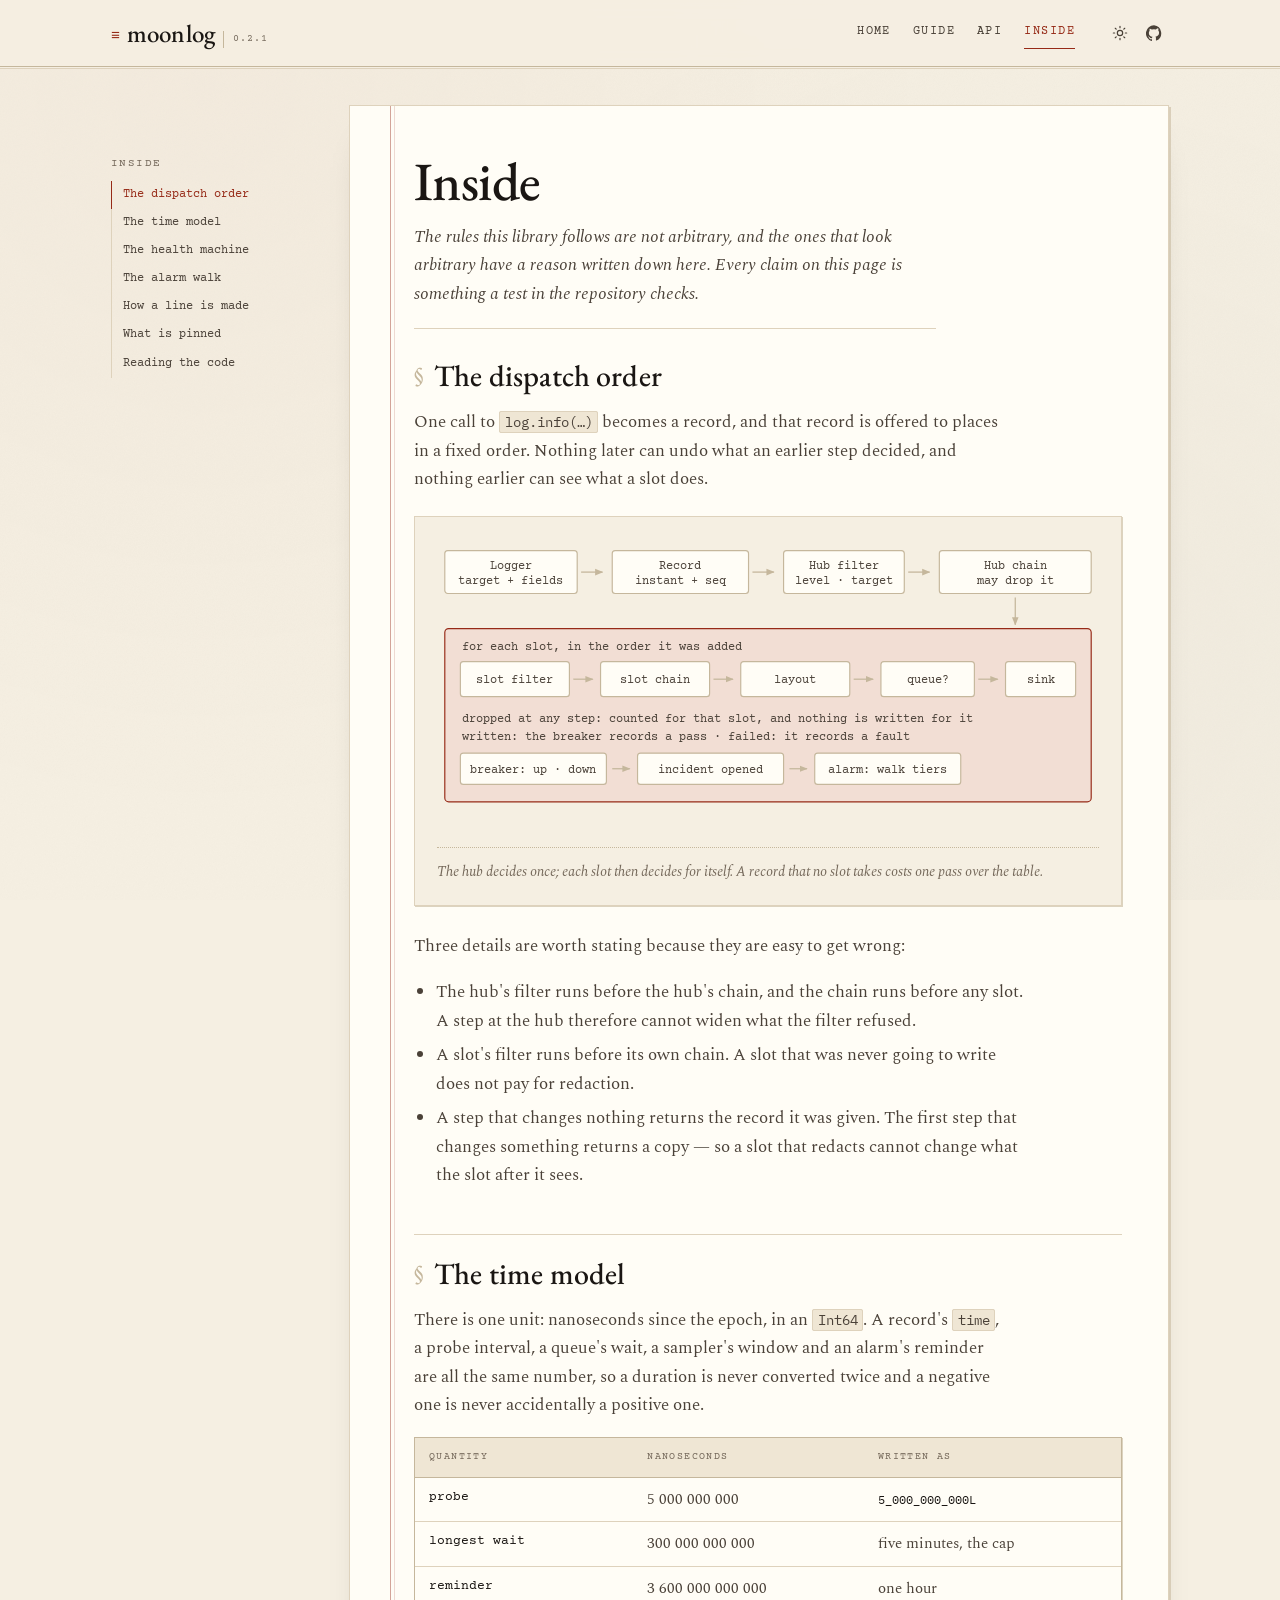
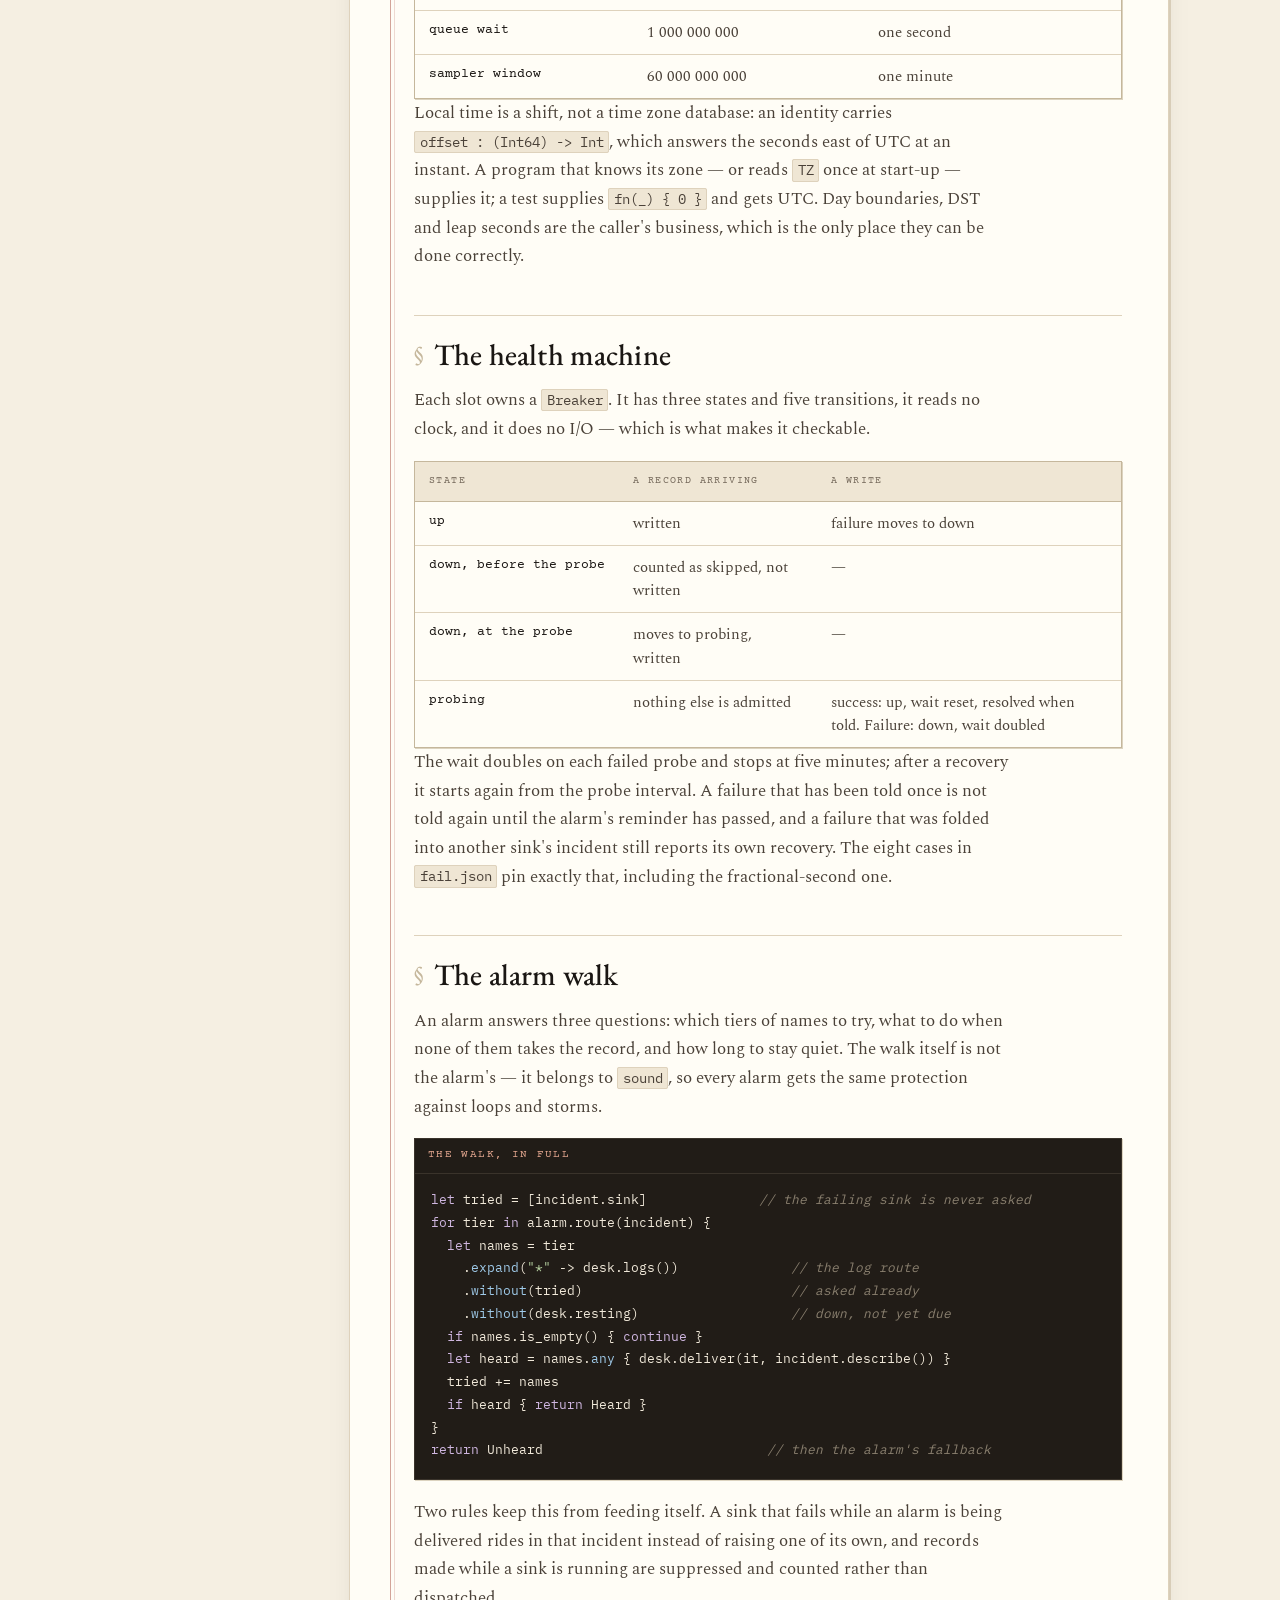
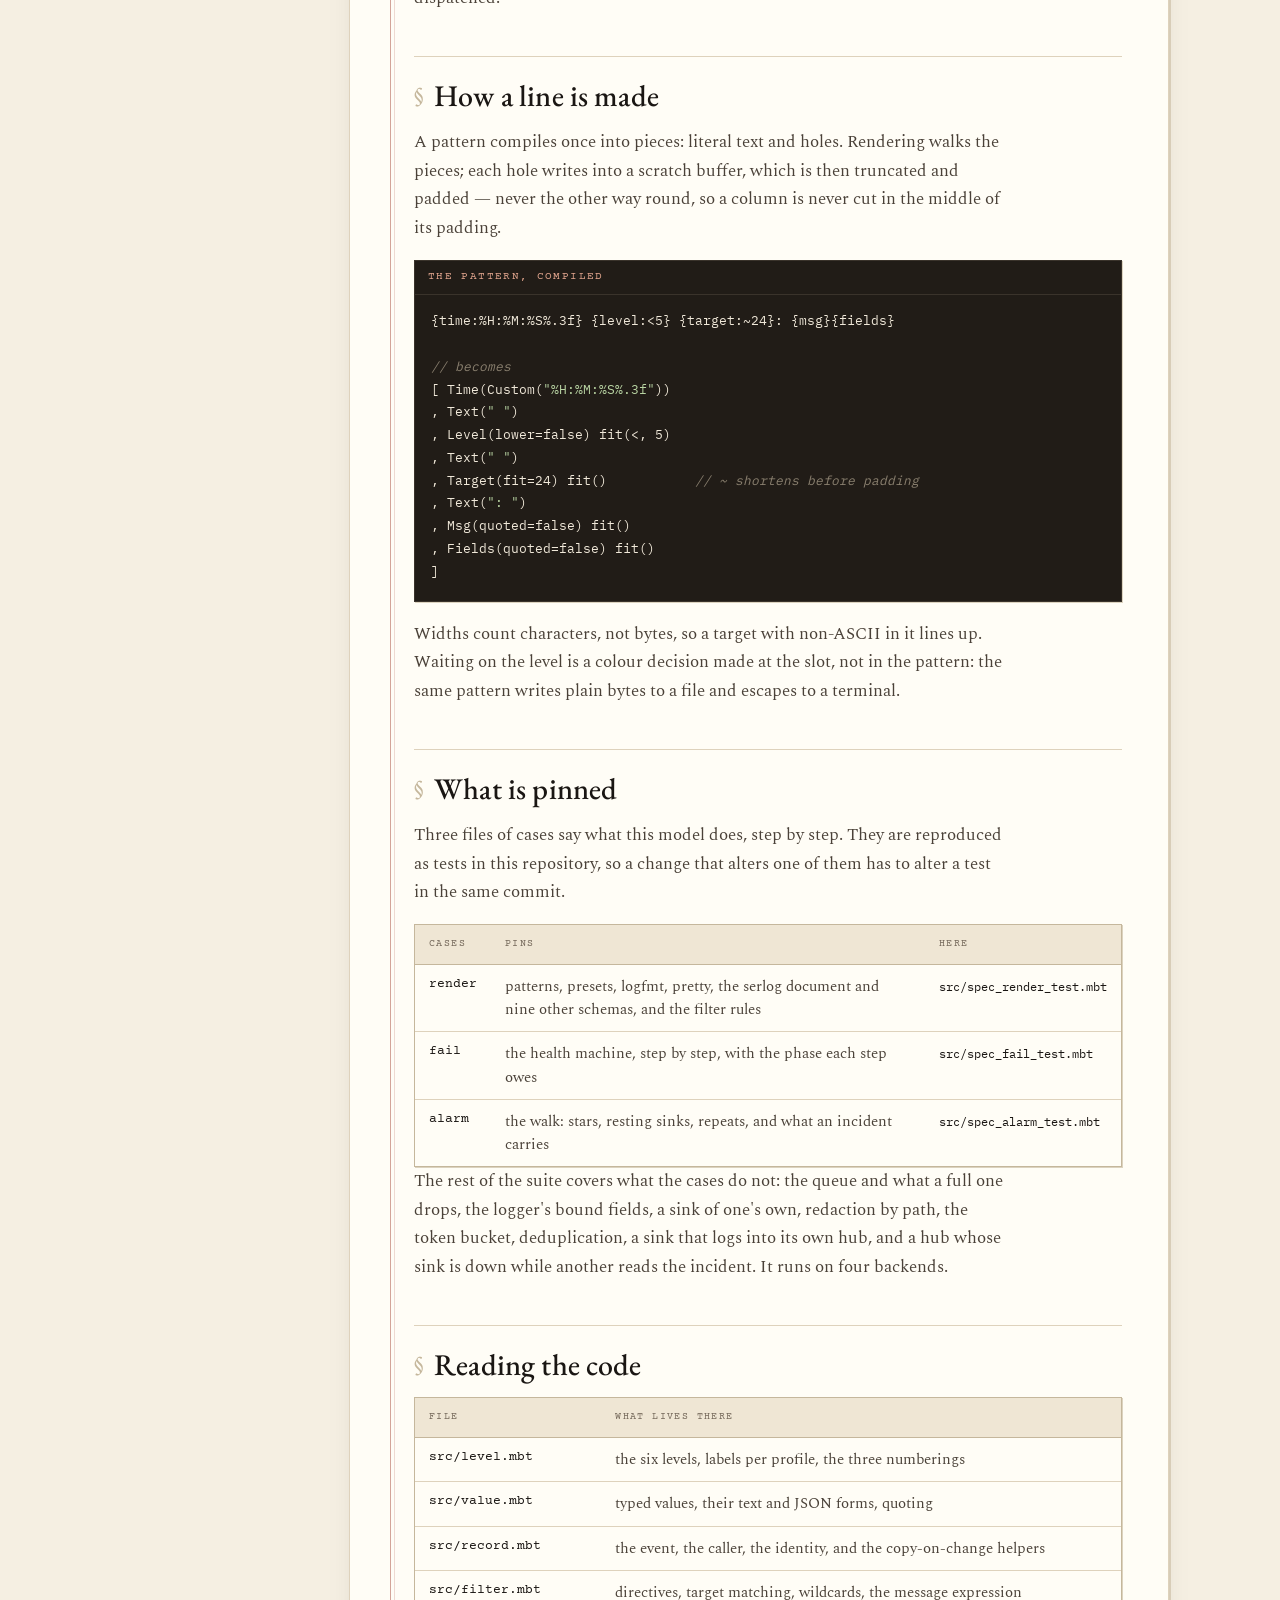
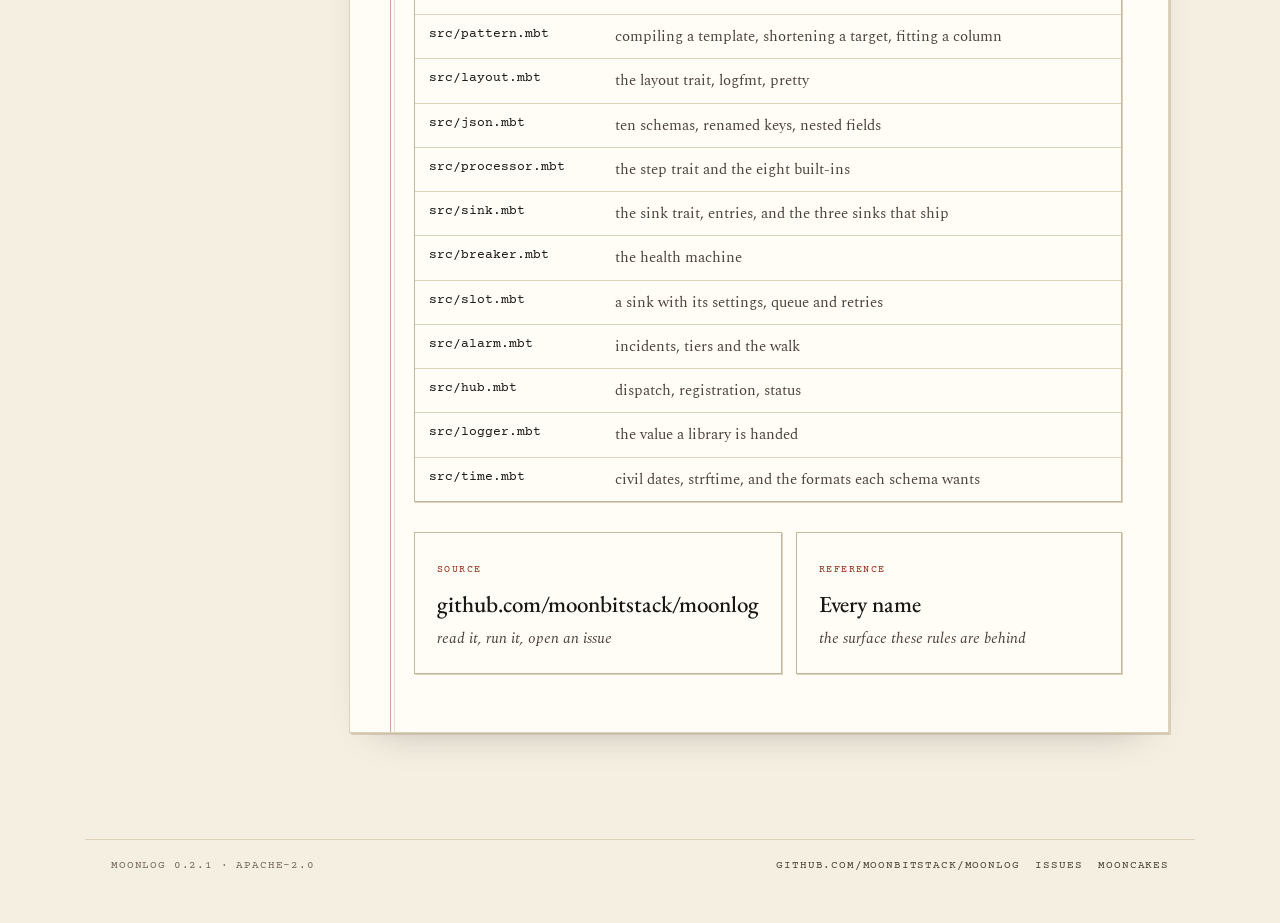
<file: docs/inside.html>
<!DOCTYPE html>
<html lang="en">
  <head>
    <meta charset="utf-8" />
    <meta name="viewport" content="width=device-width, initial-scale=1" />
    <title>Inside — moonlog</title>
    <meta name="description" content="Why moonlog is shaped the way it is: the dispatch order, the time model, the health machine, the alarm walk and the cases that pin them." />
    <meta name="theme-color" content="#f7f5ef" />
    <link rel="stylesheet" href="assets/style.css" />
<script type="module" src="assets/scrollbar.js"></script>
    <link rel="icon" href="data:image/svg+xml,%3Csvg xmlns='http://www.w3.org/2000/svg' viewBox='0 0 32 32'%3E%3Crect width='32' height='32' rx='6' fill='%2312151a'/%3E%3Crect x='6' y='9' width='20' height='2' fill='%23e8e4da'/%3E%3Crect x='6' y='15' width='14' height='2' fill='%237a828c'/%3E%3Crect x='6' y='21' width='17' height='2' fill='%23ff8a5b'/%3E%3C/svg%3E" />
    <script>
      (function () {
        try {
          var saved = localStorage.getItem("moonlog-theme");
          document.documentElement.setAttribute(
            "data-theme",
            saved ||
              (window.matchMedia &&
              window.matchMedia("(prefers-color-scheme: dark)").matches
                ? "dark"
                : "light")
          );
        } catch (e) {
          document.documentElement.setAttribute("data-theme", "light");
        }
      })();
    </script>
  </head>
  <body>
    <header class="masthead">
      <div class="inner">
        <a class="wordmark" href="index.html">
          <span class="glyph">≡</span>
          <span>moonlog</span>
          <span class="ver">0.2.1</span>
        </a>
        <nav class="site" aria-label="Main">
          <a href="index.html">Home</a>
          <a href="docs.html">Guide</a>
          <a href="api.html">API</a>
          <a href="inside.html" aria-current="page">Inside</a>
        </nav>
        <div class="tools">
          <button class="icon-button" type="button" data-theme-toggle aria-label="Switch theme">
            <svg class="icon-sun" viewBox="0 0 24 24" fill="none" stroke="currentColor" stroke-width="1.8" stroke-linecap="round" aria-hidden="true"><circle cx="12" cy="12" r="4" /><path d="M12 2v2M12 20v2M4.9 4.9l1.4 1.4M17.7 17.7l1.4 1.4M2 12h2M20 12h2M4.9 19.1l1.4-1.4M17.7 6.3l1.4-1.4" /></svg>
            <svg class="icon-moon" viewBox="0 0 24 24" fill="none" stroke="currentColor" stroke-width="1.8" stroke-linecap="round" aria-hidden="true"><path d="M21 12.8A9 9 0 1 1 11.2 3a7 7 0 0 0 9.8 9.8z" /></svg>
          </button>
          <a class="icon-button" href="https://github.com/moonbitstack/moonlog" aria-label="moonlog on GitHub">
            <svg viewBox="0 0 24 24" fill="currentColor" aria-hidden="true"><path d="M12 .5a12 12 0 0 0-3.8 23.4c.6.1.8-.3.8-.6v-2c-3.3.7-4-1.6-4-1.6-.6-1.4-1.4-1.8-1.4-1.8-1-.7.1-.7.1-.7 1.2.1 1.8 1.2 1.8 1.2 1 1.8 2.8 1.3 3.5 1 .1-.8.4-1.3.8-1.6-2.7-.3-5.5-1.3-5.5-6 0-1.2.5-2.3 1.2-3.1-.1-.3-.5-1.5.1-3.2 0 0 1-.3 3.3 1.2a11.5 11.5 0 0 1 6 0C17.3 4.7 18.3 5 18.3 5c.6 1.7.2 2.9.1 3.2.8.8 1.2 1.9 1.2 3.1 0 4.7-2.8 5.7-5.5 6 .4.4.8 1.1.8 2.2v3.3c0 .3.2.7.8.6A12 12 0 0 0 12 .5z" /></svg>
          </a>
        </div>
      </div>
    </header>

    <div class="shell">
      <aside class="rail" aria-label="On this page">
        <div class="group">Inside</div>
        <a href="#order">The dispatch order</a>
        <a href="#time">The time model</a>
        <a href="#health">The health machine</a>
        <a href="#walk">The alarm walk</a>
        <a href="#layout">How a line is made</a>
        <a href="#vectors">What is pinned</a>
        <a href="#code">Reading the code</a>
      </aside>

      <main class="doc">
        <h1>Inside</h1>
        <p class="sub">
          The rules this library follows are not arbitrary, and the ones that
          look arbitrary have a reason written down here. Every claim on this
          page is something a test in the repository checks.
        </p>

        <h2 id="order">The dispatch order</h2>
        <p>
          One call to <code>log.info(…)</code> becomes a record, and that record
          is offered to places in a fixed order. Nothing later can undo what an
          earlier step decided, and nothing earlier can see what a slot does.
        </p>

        <figure class="figure">
<svg viewBox="0 0 680 300" role="img" aria-label="Dispatch order: record, hub filter, hub chain, then each slot in turn">
            <defs>
              <marker id="tip2" viewBox="0 0 10 10" refX="9" refY="5" markerWidth="6.5" markerHeight="6.5" orient="auto-start-reverse">
                <path d="M0 1 L10 5 L0 9 z" fill="context-stroke" />
              </marker>
            </defs>
            <g font-family="ui-monospace, monospace" font-size="11.5" stroke-width="1.2">
              <rect class="box" x="8" y="12" width="136" height="44" rx="3" />
              <text class="lbl" x="76" y="31" text-anchor="middle">Logger</text>
              <text class="lbl" x="76" y="46" text-anchor="middle" fill="var(--ink-faint)">target + fields</text>

              <rect class="box" x="180" y="12" width="140" height="44" rx="3" />
              <text class="lbl" x="250" y="31" text-anchor="middle">Record</text>
              <text class="lbl" x="250" y="46" text-anchor="middle" fill="var(--ink-faint)">instant + seq</text>

              <rect class="box" x="356" y="12" width="124" height="44" rx="3" />
              <text class="lbl" x="418" y="31" text-anchor="middle">Hub filter</text>
              <text class="lbl" x="418" y="46" text-anchor="middle" fill="var(--ink-faint)">level · target</text>

              <rect class="box" x="516" y="12" width="156" height="44" rx="3" />
              <text class="lbl" x="594" y="31" text-anchor="middle">Hub chain</text>
              <text class="lbl" x="594" y="46" text-anchor="middle" fill="var(--ink-faint)">may drop it</text>

              <path class="wire" d="M148 34 H170" stroke="var(--ink-faint)" marker-end="url(#tip2)" />
              <path class="wire" d="M324 34 H346" stroke="var(--ink-faint)" marker-end="url(#tip2)" />
              <path class="wire" d="M484 34 H506" stroke="var(--ink-faint)" marker-end="url(#tip2)" />
              <path class="wire" d="M594 60 V88" stroke="var(--ink-faint)" marker-end="url(#tip2)" />

              <rect class="accent-box" x="8" y="92" width="664" height="178" rx="4" />
              <text class="lbl" x="26" y="114" fill="var(--accent)">for each slot, in the order it was added</text>

              <rect class="box" x="24" y="126" width="112" height="36" rx="3" />
              <text class="lbl" x="80" y="148" text-anchor="middle">slot filter</text>
              <rect class="box" x="168" y="126" width="112" height="36" rx="3" />
              <text class="lbl" x="224" y="148" text-anchor="middle">slot chain</text>
              <rect class="box" x="312" y="126" width="112" height="36" rx="3" />
              <text class="lbl" x="368" y="148" text-anchor="middle">layout</text>
              <rect class="box" x="456" y="126" width="96" height="36" rx="3" />
              <text class="lbl" x="504" y="148" text-anchor="middle">queue?</text>
              <rect class="box" x="584" y="126" width="72" height="36" rx="3" />
              <text class="lbl" x="620" y="148" text-anchor="middle">sink</text>

              <path class="wire" d="M140 144 H160" stroke="var(--ink-faint)" marker-end="url(#tip2)" />
              <path class="wire" d="M284 144 H304" stroke="var(--ink-faint)" marker-end="url(#tip2)" />
              <path class="wire" d="M428 144 H448" stroke="var(--ink-faint)" marker-end="url(#tip2)" />
              <path class="wire" d="M556 144 H576" stroke="var(--ink-faint)" marker-end="url(#tip2)" />

              <text class="lbl" x="26" y="188" fill="var(--ink-faint)">dropped at any step: counted for that slot, and nothing is written for it</text>
              <text class="lbl" x="26" y="206" fill="var(--ink-faint)">written: the breaker records a pass · failed: it records a fault</text>

              <rect class="box" x="24" y="220" width="150" height="32" rx="3" />
              <text class="lbl" x="99" y="240" text-anchor="middle">breaker: up · down</text>
              <rect class="box" x="206" y="220" width="150" height="32" rx="3" />
              <text class="lbl" x="281" y="240" text-anchor="middle">incident opened</text>
              <rect class="box" x="388" y="220" width="150" height="32" rx="3" />
              <text class="lbl" x="463" y="240" text-anchor="middle">alarm: walk tiers</text>

              <path class="wire" d="M180 236 H198" stroke="var(--ink-faint)" marker-end="url(#tip2)" />
              <path class="wire" d="M362 236 H380" stroke="var(--ink-faint)" marker-end="url(#tip2)" />
            </g>
          </svg>
          <figcaption>
            The hub decides once; each slot then decides for itself. A record
            that no slot takes costs one pass over the table.
          </figcaption>
        </figure>

        <p>
          Three details are worth stating because they are easy to get wrong:
        </p>
        <ul>
          <li>
            The hub's filter runs before the hub's chain, and the chain runs
            before any slot. A step at the hub therefore cannot widen what the
            filter refused.
          </li>
          <li>
            A slot's filter runs before its own chain. A slot that was never
            going to write does not pay for redaction.
          </li>
          <li>
            A step that changes nothing returns the record it was given. The
            first step that changes something returns a copy — so a slot that
            redacts cannot change what the slot after it sees.
          </li>
        </ul>

        <h2 id="time">The time model</h2>
        <p>
          There is one unit: nanoseconds since the epoch, in an <code>Int64</code>.
          A record's <code>time</code>, a probe interval, a queue's wait, a
          sampler's window and an alarm's reminder are all the same number, so a
          duration is never converted twice and a negative one is never
          accidentally a positive one.
        </p>
        <div class="table-wrap">
          <table>
            <thead><tr><th>Quantity</th><th>Nanoseconds</th><th>Written as</th></tr></thead>
            <tbody>
              <tr><td>probe</td><td>5 000 000 000</td><td><code>5_000_000_000L</code></td></tr>
              <tr><td>longest wait</td><td>300 000 000 000</td><td>five minutes, the cap</td></tr>
              <tr><td>reminder</td><td>3 600 000 000 000</td><td>one hour</td></tr>
              <tr><td>queue wait</td><td>1 000 000 000</td><td>one second</td></tr>
              <tr><td>sampler window</td><td>60 000 000 000</td><td>one minute</td></tr>
            </tbody>
          </table>
        </div>
        <p>
          Local time is a shift, not a time zone database: an identity carries
          <code>offset : (Int64) -> Int</code>, which answers the seconds east of
          UTC at an instant. A program that knows its zone — or reads
          <code>TZ</code> once at start-up — supplies it; a test supplies
          <code>fn(_) { 0 }</code> and gets UTC. Day boundaries, DST and leap
          seconds are the caller's business, which is the only place they can be
          done correctly.
        </p>

        <h2 id="health">The health machine</h2>
        <p>
          Each slot owns a <code>Breaker</code>. It has three states and five
          transitions, it reads no clock, and it does no I/O — which is what
          makes it checkable.
        </p>
        <div class="table-wrap">
          <table>
            <thead><tr><th>State</th><th>A record arriving</th><th>A write</th></tr></thead>
            <tbody>
              <tr><td>up</td><td>written</td><td>failure moves to down</td></tr>
              <tr><td>down, before the probe</td><td>counted as skipped, not written</td><td>—</td></tr>
              <tr><td>down, at the probe</td><td>moves to probing, written</td><td>—</td></tr>
              <tr><td>probing</td><td>nothing else is admitted</td><td>success: up, wait reset, resolved when told. Failure: down, wait doubled</td></tr>
            </tbody>
          </table>
        </div>
        <p>
          The wait doubles on each failed probe and stops at five minutes; after
          a recovery it starts again from the probe interval. A failure that has
          been told once is not told again until the alarm's reminder has passed,
          and a failure that was folded into another sink's incident still
          reports its own recovery. The eight cases in <code>fail.json</code>
          pin exactly that, including the fractional-second one.
        </p>

        <h2 id="walk">The alarm walk</h2>
        <p>
          An alarm answers three questions: which tiers of names to try, what to
          do when none of them takes the record, and how long to stay quiet. The
          walk itself is not the alarm's — it belongs to <code>sound</code>, so
          every alarm gets the same protection against loops and storms.
        </p>
        <div class="code">
          <header><span class="tag">the walk, in full</span></header>
          <pre><span class="kw">let</span> tried = [incident.sink]              <span class="c">// the failing sink is never asked</span>
<span class="kw">for</span> tier <span class="kw">in</span> alarm.route(incident) {
  <span class="kw">let</span> names = tier
    .<span class="fn">expand</span>(<span class="s">"*"</span> -> desk.logs())              <span class="c">// the log route</span>
    .<span class="fn">without</span>(tried)                          <span class="c">// asked already</span>
    .<span class="fn">without</span>(desk.resting)                   <span class="c">// down, not yet due</span>
  <span class="kw">if</span> names.is_empty() { <span class="kw">continue</span> }
  <span class="kw">let</span> heard = names.<span class="fn">any</span> { desk.deliver(it, incident.describe()) }
  tried += names
  <span class="kw">if</span> heard { <span class="kw">return</span> Heard }
}
<span class="kw">return</span> Unheard                            <span class="c">// then the alarm's fallback</span></pre>
        </div>
        <p>
          Two rules keep this from feeding itself. A sink that fails while an
          alarm is being delivered rides in that incident instead of raising one
          of its own, and records made while a sink is running are suppressed
          and counted rather than dispatched.
        </p>

        <h2 id="layout">How a line is made</h2>
        <p>
          A pattern compiles once into pieces: literal text and holes. Rendering
          walks the pieces; each hole writes into a scratch buffer, which is then
          truncated and padded — never the other way round, so a column is never
          cut in the middle of its padding.
        </p>
        <div class="code">
          <header><span class="tag">the pattern, compiled</span></header>
          <pre>{time:%H:%M:%S%.3f} {level:&lt;5} {target:~24}: {msg}{fields}

<span class="c">// becomes</span>
[ Time(Custom(<span class="s">"%H:%M:%S%.3f"</span>))
, Text(<span class="s">" "</span>)
, Level(lower=false) fit(&lt;, 5)
, Text(<span class="s">" "</span>)
, Target(fit=24) fit()           <span class="c">// ~ shortens before padding</span>
, Text(<span class="s">": "</span>)
, Msg(quoted=false) fit()
, Fields(quoted=false) fit()
]</pre>
        </div>
        <p>
          Widths count characters, not bytes, so a target with non-ASCII in it
          lines up. Waiting on the level is a colour decision made at the slot,
          not in the pattern: the same pattern writes plain bytes to a file and
          escapes to a terminal.
        </p>

        <h2 id="vectors">What is pinned</h2>
        <p>
          Three files of cases say what this model does, step by step. They are
          reproduced as tests in this repository, so a change that alters one of
          them has to alter a test in the same commit.
        </p>
        <div class="table-wrap">
          <table>
            <thead><tr><th>Cases</th><th>Pins</th><th>Here</th></tr></thead>
            <tbody>
              <tr><td>render</td><td>patterns, presets, logfmt, pretty, the serlog document and nine other schemas, and the filter rules</td><td><code>src/spec_render_test.mbt</code></td></tr>
              <tr><td>fail</td><td>the health machine, step by step, with the phase each step owes</td><td><code>src/spec_fail_test.mbt</code></td></tr>
              <tr><td>alarm</td><td>the walk: stars, resting sinks, repeats, and what an incident carries</td><td><code>src/spec_alarm_test.mbt</code></td></tr>
            </tbody>
          </table>
        </div>
        <p>
          The rest of the suite covers what the cases do not: the queue and
          what a full one drops, the logger's bound fields, a sink of one's own,
          redaction by path, the token bucket, deduplication, a sink that logs
          into its own hub, and a hub whose sink is down while another reads the
          incident. It runs on four backends.
        </p>

        <h2 id="code">Reading the code</h2>
        <div class="table-wrap">
          <table>
            <thead><tr><th>File</th><th>What lives there</th></tr></thead>
            <tbody>
              <tr><td>src/level.mbt</td><td>the six levels, labels per profile, the three numberings</td></tr>
              <tr><td>src/value.mbt</td><td>typed values, their text and JSON forms, quoting</td></tr>
              <tr><td>src/record.mbt</td><td>the event, the caller, the identity, and the copy-on-change helpers</td></tr>
              <tr><td>src/filter.mbt</td><td>directives, target matching, wildcards, the message expression</td></tr>
              <tr><td>src/pattern.mbt</td><td>compiling a template, shortening a target, fitting a column</td></tr>
              <tr><td>src/layout.mbt</td><td>the layout trait, logfmt, pretty</td></tr>
              <tr><td>src/json.mbt</td><td>ten schemas, renamed keys, nested fields</td></tr>
              <tr><td>src/processor.mbt</td><td>the step trait and the eight built-ins</td></tr>
              <tr><td>src/sink.mbt</td><td>the sink trait, entries, and the three sinks that ship</td></tr>
              <tr><td>src/breaker.mbt</td><td>the health machine</td></tr>
              <tr><td>src/slot.mbt</td><td>a sink with its settings, queue and retries</td></tr>
              <tr><td>src/alarm.mbt</td><td>incidents, tiers and the walk</td></tr>
              <tr><td>src/hub.mbt</td><td>dispatch, registration, status</td></tr>
              <tr><td>src/logger.mbt</td><td>the value a library is handed</td></tr>
              <tr><td>src/time.mbt</td><td>civil dates, strftime, and the formats each schema wants</td></tr>
            </tbody>
          </table>
        </div>

        <div class="next" style="margin-top: 30px">
          <a href="https://github.com/moonbitstack/moonlog">
            <span class="dir">source</span>
            <strong>github.com/moonbitstack/moonlog</strong>
            <em>read it, run it, open an issue</em>
          </a>
          <a href="api.html">
            <span class="dir">reference</span>
            <strong>Every name</strong>
            <em>the surface these rules are behind</em>
          </a>
        </div>
      </main>
    </div>

    <footer>
      <div class="wrap">
        <span>moonlog 0.2.1 · Apache-2.0</span>
        <span class="sep"></span>
        <a href="https://github.com/moonbitstack/moonlog">github.com/moonbitstack/moonlog</a>
        <a href="https://github.com/moonbitstack/moonlog/issues">issues</a>
        <a href="https://mooncakes.io">mooncakes</a>
      </div>
    </footer>

    <script src="assets/app.js"></script>
  </body>
</html>
</file>
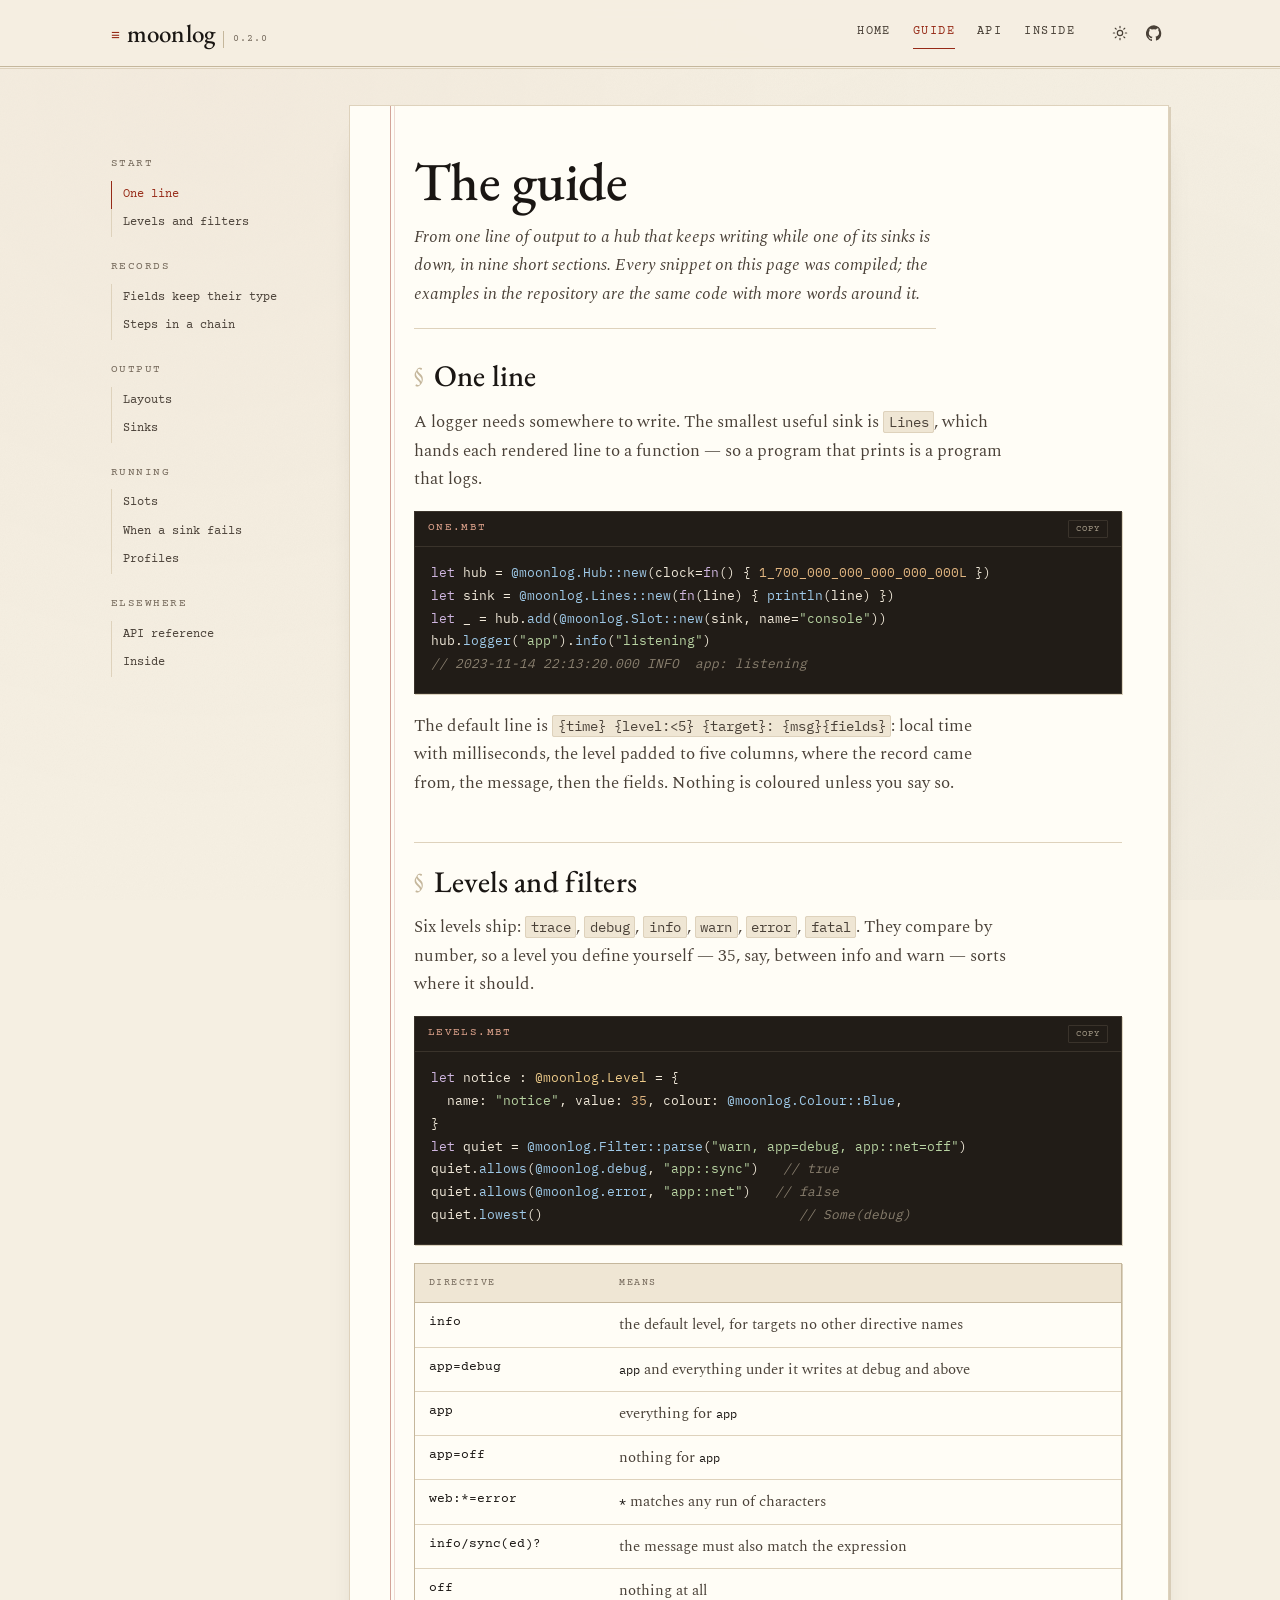
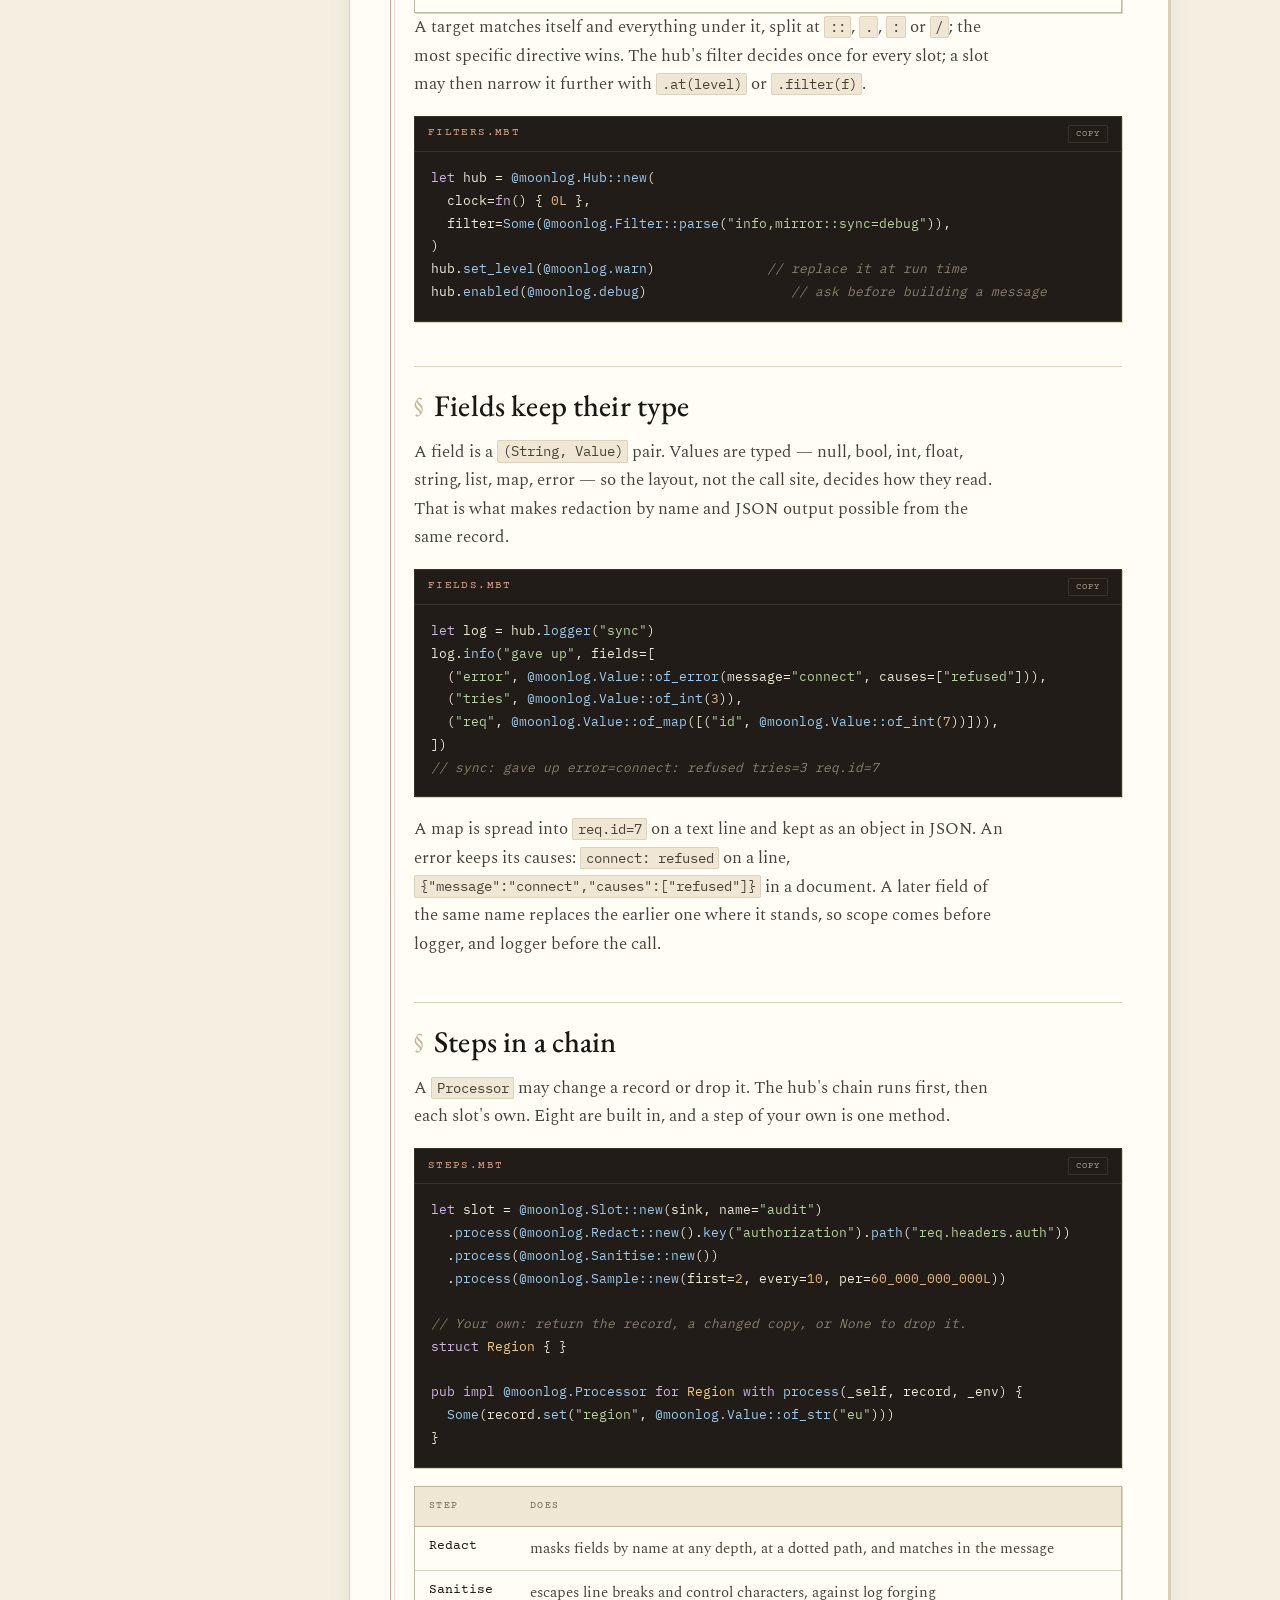
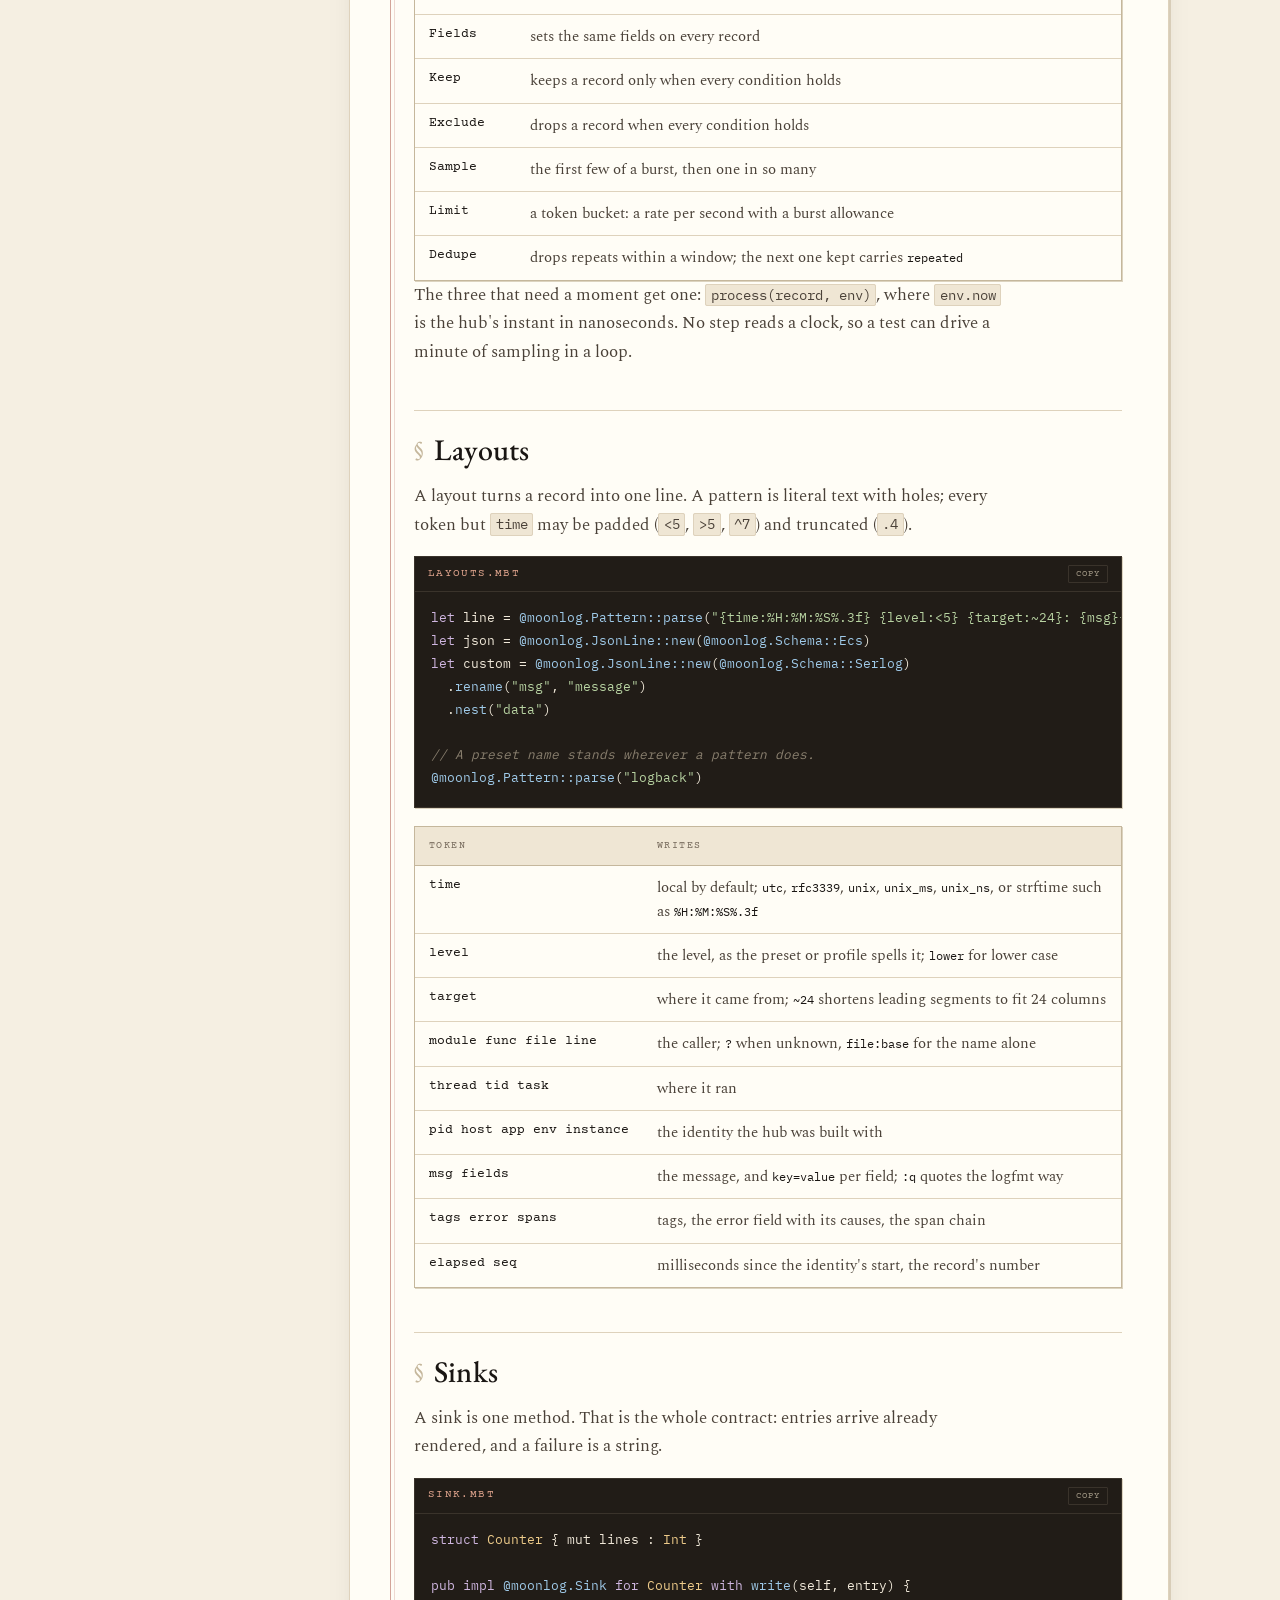
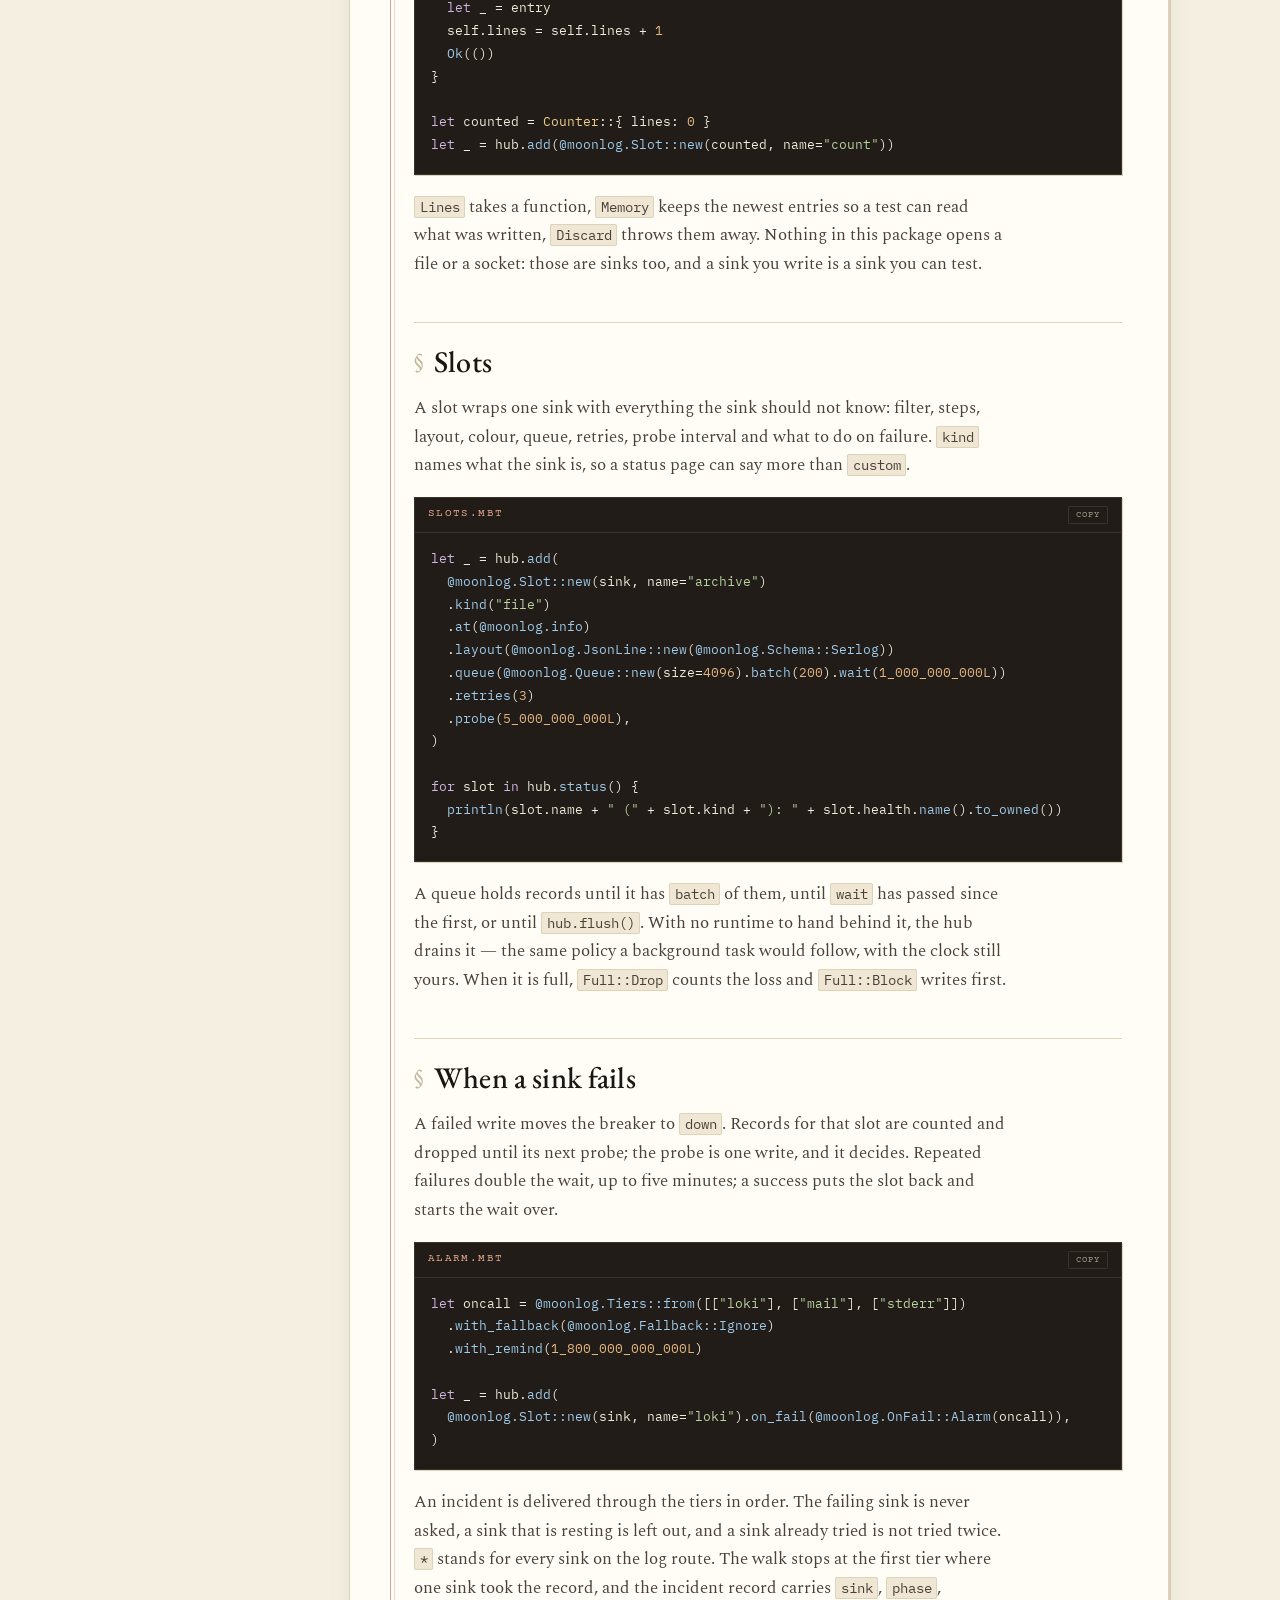
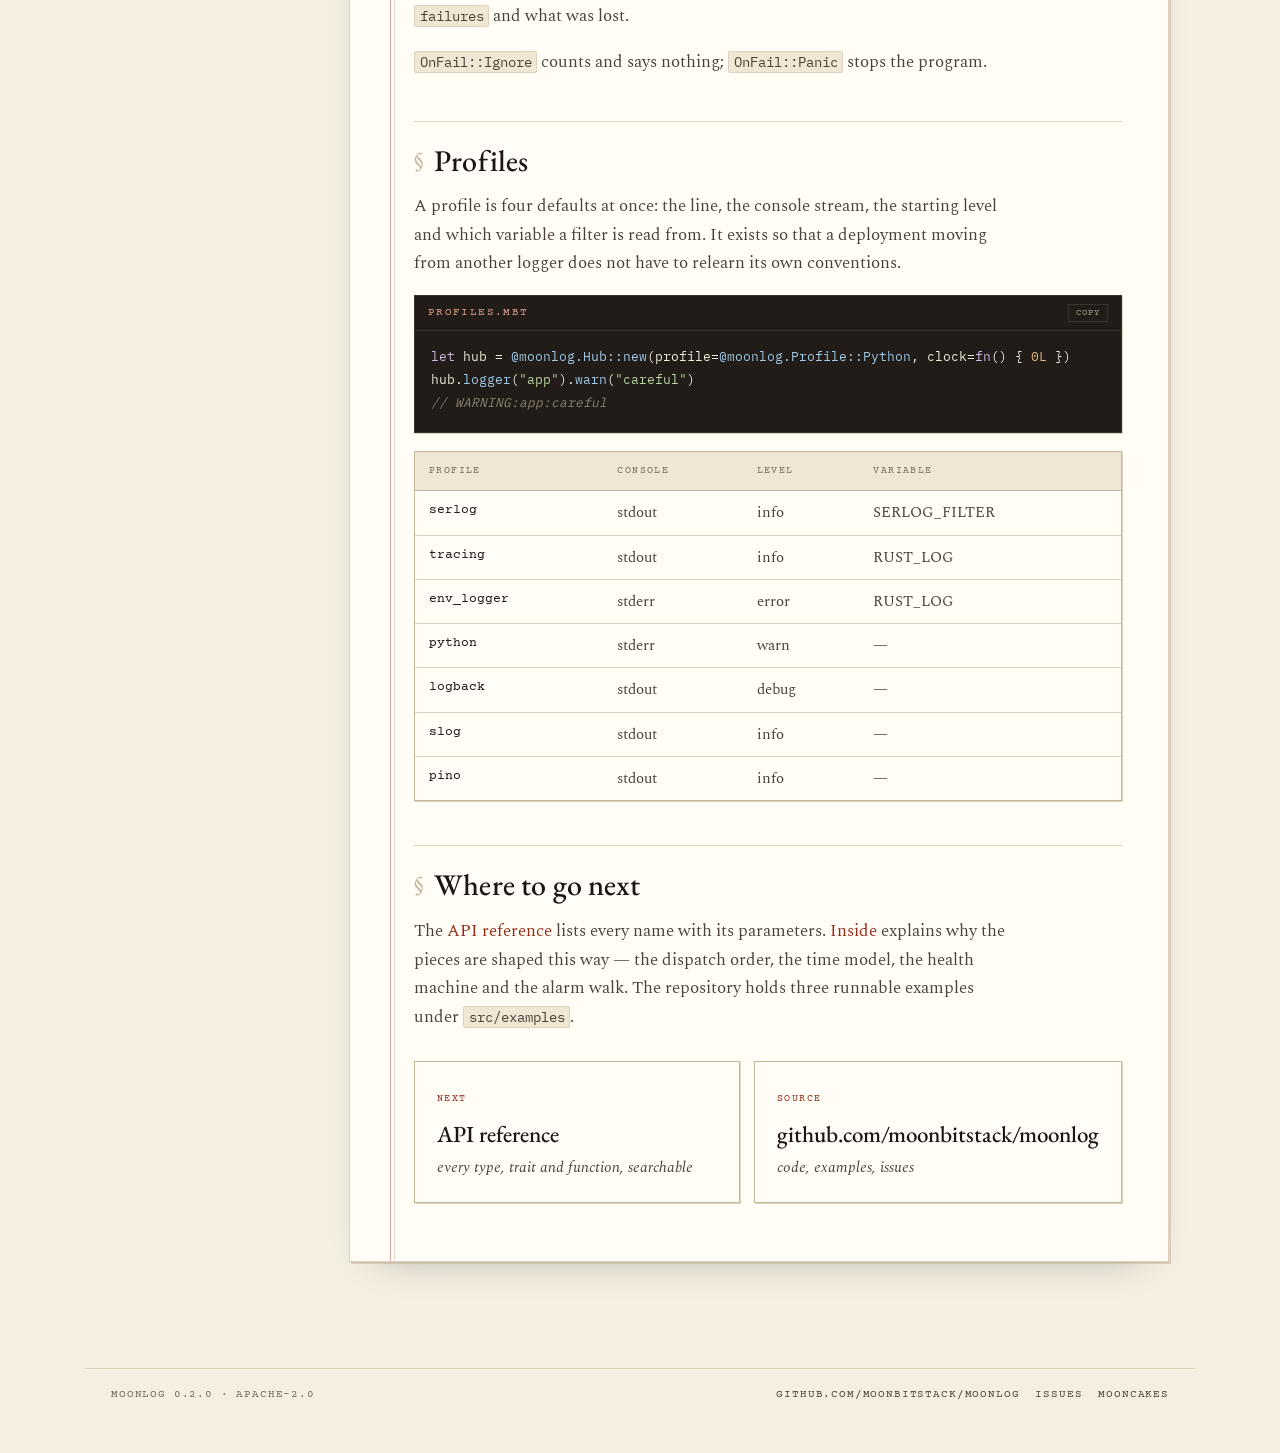
<file: site/docs.html>
<!DOCTYPE html>
<html lang="en">
  <head>
    <meta charset="utf-8" />
    <meta name="viewport" content="width=device-width, initial-scale=1" />
    <title>The guide — moonlog</title>
    <meta name="description" content="A progressive tour of moonlog: from one line of output to a hub with slots, filters, steps, layouts, a health machine and an alarm." />
    <meta name="theme-color" content="#f7f5ef" />
    <link rel="stylesheet" href="assets/style.css" />
    <link rel="icon" href="data:image/svg+xml,%3Csvg xmlns='http://www.w3.org/2000/svg' viewBox='0 0 32 32'%3E%3Crect width='32' height='32' rx='6' fill='%2312151a'/%3E%3Crect x='6' y='9' width='20' height='2' fill='%23e8e4da'/%3E%3Crect x='6' y='15' width='14' height='2' fill='%237a828c'/%3E%3Crect x='6' y='21' width='17' height='2' fill='%23ff8a5b'/%3E%3C/svg%3E" />
    <script>
      (function () {
        try {
          var saved = localStorage.getItem("moonlog-theme");
          document.documentElement.setAttribute(
            "data-theme",
            saved ||
              (window.matchMedia &&
              window.matchMedia("(prefers-color-scheme: dark)").matches
                ? "dark"
                : "light")
          );
        } catch (e) {
          document.documentElement.setAttribute("data-theme", "light");
        }
      })();
    </script>
  </head>
  <body>
    <header class="masthead">
      <div class="inner">
        <a class="wordmark" href="index.html">
          <span class="glyph">≡</span>
          <span>moonlog</span>
          <span class="ver">0.2.0</span>
        </a>
        <nav class="site" aria-label="Main">
          <a href="index.html">Home</a>
          <a href="docs.html" aria-current="page">Guide</a>
          <a href="api.html">API</a>
          <a href="inside.html">Inside</a>
        </nav>
        <div class="tools">
          <button class="icon-button" type="button" data-theme-toggle aria-label="Switch theme">
            <svg class="icon-sun" viewBox="0 0 24 24" fill="none" stroke="currentColor" stroke-width="1.8" stroke-linecap="round" aria-hidden="true"><circle cx="12" cy="12" r="4" /><path d="M12 2v2M12 20v2M4.9 4.9l1.4 1.4M17.7 17.7l1.4 1.4M2 12h2M20 12h2M4.9 19.1l1.4-1.4M17.7 6.3l1.4-1.4" /></svg>
            <svg class="icon-moon" viewBox="0 0 24 24" fill="none" stroke="currentColor" stroke-width="1.8" stroke-linecap="round" aria-hidden="true"><path d="M21 12.8A9 9 0 1 1 11.2 3a7 7 0 0 0 9.8 9.8z" /></svg>
          </button>
          <a class="icon-button" href="https://github.com/moonbitstack/moonlog" aria-label="moonlog on GitHub">
            <svg viewBox="0 0 24 24" fill="currentColor" aria-hidden="true"><path d="M12 .5a12 12 0 0 0-3.8 23.4c.6.1.8-.3.8-.6v-2c-3.3.7-4-1.6-4-1.6-.6-1.4-1.4-1.8-1.4-1.8-1-.7.1-.7.1-.7 1.2.1 1.8 1.2 1.8 1.2 1 1.8 2.8 1.3 3.5 1 .1-.8.4-1.3.8-1.6-2.7-.3-5.5-1.3-5.5-6 0-1.2.5-2.3 1.2-3.1-.1-.3-.5-1.5.1-3.2 0 0 1-.3 3.3 1.2a11.5 11.5 0 0 1 6 0C17.3 4.7 18.3 5 18.3 5c.6 1.7.2 2.9.1 3.2.8.8 1.2 1.9 1.2 3.1 0 4.7-2.8 5.7-5.5 6 .4.4.8 1.1.8 2.2v3.3c0 .3.2.7.8.6A12 12 0 0 0 12 .5z" /></svg>
          </a>
        </div>
      </div>
    </header>

    <div class="shell">
      <aside class="rail" aria-label="On this page">
        <div class="group">Start</div>
        <a href="#line">One line</a>
        <a href="#levels">Levels and filters</a>
        <div class="group">Records</div>
        <a href="#fields">Fields keep their type</a>
        <a href="#steps">Steps in a chain</a>
        <div class="group">Output</div>
        <a href="#layouts">Layouts</a>
        <a href="#sinks">Sinks</a>
        <div class="group">Running</div>
        <a href="#slots">Slots</a>
        <a href="#failure">When a sink fails</a>
        <a href="#profiles">Profiles</a>
        <div class="group">Elsewhere</div>
        <a href="api.html">API reference</a>
        <a href="inside.html">Inside</a>
      </aside>

      <main class="doc">
        <h1>The guide</h1>
        <p class="sub">
          From one line of output to a hub that keeps writing while one of its
          sinks is down, in nine short sections. Every snippet on this page was
          compiled; the examples in the repository are the same code with more
          words around it.
        </p>

        <h2 id="line">One line</h2>
        <p>
          A logger needs somewhere to write. The smallest useful sink is
          <code>Lines</code>, which hands each rendered line to a function — so
          a program that prints is a program that logs.
        </p>
        <div class="code">
          <header><span class="tag">one.mbt</span><button class="copy" data-copy>copy</button></header>
          <pre><span class="kw">let</span> hub = <span class="fn">@moonlog.Hub::new</span>(clock=<span class="kw">fn</span>() { <span class="n">1_700_000_000_000_000_000L</span> })
<span class="kw">let</span> sink = <span class="fn">@moonlog.Lines::new</span>(<span class="kw">fn</span>(line) { <span class="fn">println</span>(line) })
<span class="kw">let</span> _ = hub.<span class="fn">add</span>(<span class="fn">@moonlog.Slot::new</span>(sink, name=<span class="s">"console"</span>))
hub.<span class="fn">logger</span>(<span class="s">"app"</span>).<span class="fn">info</span>(<span class="s">"listening"</span>)
<span class="c">// 2023-11-14 22:13:20.000 INFO  app: listening</span></pre>
        </div>
        <p>
          The default line is <code>{time} {level:&lt;5} {target}: {msg}{fields}</code>:
          local time with milliseconds, the level padded to five columns, where
          the record came from, the message, then the fields. Nothing is
          coloured unless you say so.
        </p>

        <h2 id="levels">Levels and filters</h2>
        <p>
          Six levels ship: <code>trace</code>, <code>debug</code>,
          <code>info</code>, <code>warn</code>, <code>error</code>,
          <code>fatal</code>. They compare by number, so a level you define
          yourself — 35, say, between info and warn — sorts where it should.
        </p>
        <div class="code">
          <header><span class="tag">levels.mbt</span><button class="copy" data-copy>copy</button></header>
          <pre><span class="kw">let</span> notice : <span class="ty">@moonlog.Level</span> = {
  name: <span class="s">"notice"</span>, value: <span class="n">35</span>, colour: <span class="fn">@moonlog.Colour::Blue</span>,
}
<span class="kw">let</span> quiet = <span class="fn">@moonlog.Filter::parse</span>(<span class="s">"warn, app=debug, app::net=off"</span>)
quiet.<span class="fn">allows</span>(<span class="fn">@moonlog.debug</span>, <span class="s">"app::sync"</span>)   <span class="c">// true</span>
quiet.<span class="fn">allows</span>(<span class="fn">@moonlog.error</span>, <span class="s">"app::net"</span>)   <span class="c">// false</span>
quiet.<span class="fn">lowest</span>()                                <span class="c">// Some(debug)</span></pre>
        </div>
        <div class="table-wrap">
          <table>
            <thead><tr><th>Directive</th><th>Means</th></tr></thead>
            <tbody>
              <tr><td>info</td><td>the default level, for targets no other directive names</td></tr>
              <tr><td>app=debug</td><td><code>app</code> and everything under it writes at debug and above</td></tr>
              <tr><td>app</td><td>everything for <code>app</code></td></tr>
              <tr><td>app=off</td><td>nothing for <code>app</code></td></tr>
              <tr><td>web:*=error</td><td><code>*</code> matches any run of characters</td></tr>
              <tr><td>info/sync(ed)?</td><td>the message must also match the expression</td></tr>
              <tr><td>off</td><td>nothing at all</td></tr>
            </tbody>
          </table>
        </div>
        <p>
          A target matches itself and everything under it, split at
          <code>::</code>, <code>.</code>, <code>:</code> or <code>/</code>; the
          most specific directive wins. The hub's filter decides once for every
          slot; a slot may then narrow it further with <code>.at(level)</code> or
          <code>.filter(f)</code>.
        </p>
        <div class="code">
          <header><span class="tag">filters.mbt</span><button class="copy" data-copy>copy</button></header>
          <pre><span class="kw">let</span> hub = <span class="fn">@moonlog.Hub::new</span>(
  clock=<span class="kw">fn</span>() { <span class="n">0L</span> },
  filter=<span class="fn">Some</span>(<span class="fn">@moonlog.Filter::parse</span>(<span class="s">"info,mirror::sync=debug"</span>)),
)
hub.<span class="fn">set_level</span>(<span class="fn">@moonlog.warn</span>)              <span class="c">// replace it at run time</span>
hub.<span class="fn">enabled</span>(<span class="fn">@moonlog.debug</span>)                  <span class="c">// ask before building a message</span></pre>
        </div>

        <h2 id="fields">Fields keep their type</h2>
        <p>
          A field is a <code>(String, Value)</code> pair. Values are typed —
          null, bool, int, float, string, list, map, error — so the layout, not
          the call site, decides how they read. That is what makes redaction by
          name and JSON output possible from the same record.
        </p>
        <div class="code">
          <header><span class="tag">fields.mbt</span><button class="copy" data-copy>copy</button></header>
          <pre><span class="kw">let</span> log = hub.<span class="fn">logger</span>(<span class="s">"sync"</span>)
log.<span class="fn">info</span>(<span class="s">"gave up"</span>, fields=[
  (<span class="s">"error"</span>, <span class="fn">@moonlog.Value::of_error</span>(message=<span class="s">"connect"</span>, causes=[<span class="s">"refused"</span>])),
  (<span class="s">"tries"</span>, <span class="fn">@moonlog.Value::of_int</span>(<span class="n">3</span>)),
  (<span class="s">"req"</span>, <span class="fn">@moonlog.Value::of_map</span>([(<span class="s">"id"</span>, <span class="fn">@moonlog.Value::of_int</span>(<span class="n">7</span>))])),
])
<span class="c">// sync: gave up error=connect: refused tries=3 req.id=7</span></pre>
        </div>
        <p>
          A map is spread into <code>req.id=7</code> on a text line and kept as
          an object in JSON. An error keeps its causes: <code>connect: refused</code>
          on a line, <code>{"message":"connect","causes":["refused"]}</code> in a
          document. A later field of the same name replaces the earlier one where
          it stands, so scope comes before logger, and logger before the call.
        </p>

        <h2 id="steps">Steps in a chain</h2>
        <p>
          A <code>Processor</code> may change a record or drop it. The hub's
          chain runs first, then each slot's own. Eight are built in, and a step
          of your own is one method.
        </p>
        <div class="code">
          <header><span class="tag">steps.mbt</span><button class="copy" data-copy>copy</button></header>
          <pre><span class="kw">let</span> slot = <span class="fn">@moonlog.Slot::new</span>(sink, name=<span class="s">"audit"</span>)
  .<span class="fn">process</span>(<span class="fn">@moonlog.Redact::new</span>().<span class="fn">key</span>(<span class="s">"authorization"</span>).<span class="fn">path</span>(<span class="s">"req.headers.auth"</span>))
  .<span class="fn">process</span>(<span class="fn">@moonlog.Sanitise::new</span>())
  .<span class="fn">process</span>(<span class="fn">@moonlog.Sample::new</span>(first=<span class="n">2</span>, every=<span class="n">10</span>, per=<span class="n">60_000_000_000L</span>))

<span class="c">// Your own: return the record, a changed copy, or None to drop it.</span>
<span class="kw">struct</span> <span class="ty">Region</span> { }

<span class="kw">pub impl</span> <span class="fn">@moonlog.Processor</span> <span class="kw">for</span> <span class="ty">Region</span> <span class="kw">with</span> <span class="fn">process</span>(_self, record, _env) {
  <span class="fn">Some</span>(record.<span class="fn">set</span>(<span class="s">"region"</span>, <span class="fn">@moonlog.Value::of_str</span>(<span class="s">"eu"</span>)))
}</pre>
        </div>
        <div class="table-wrap">
          <table>
            <thead><tr><th>Step</th><th>Does</th></tr></thead>
            <tbody>
              <tr><td>Redact</td><td>masks fields by name at any depth, at a dotted path, and matches in the message</td></tr>
              <tr><td>Sanitise</td><td>escapes line breaks and control characters, against log forging</td></tr>
              <tr><td>Fields</td><td>sets the same fields on every record</td></tr>
              <tr><td>Keep</td><td>keeps a record only when every condition holds</td></tr>
              <tr><td>Exclude</td><td>drops a record when every condition holds</td></tr>
              <tr><td>Sample</td><td>the first few of a burst, then one in so many</td></tr>
              <tr><td>Limit</td><td>a token bucket: a rate per second with a burst allowance</td></tr>
              <tr><td>Dedupe</td><td>drops repeats within a window; the next one kept carries <code>repeated</code></td></tr>
            </tbody>
          </table>
        </div>
        <p>
          The three that need a moment get one: <code>process(record, env)</code>,
          where <code>env.now</code> is the hub's instant in nanoseconds. No step
          reads a clock, so a test can drive a minute of sampling in a loop.
        </p>

        <h2 id="layouts">Layouts</h2>
        <p>
          A layout turns a record into one line. A pattern is literal text with
          holes; every token but <code>time</code> may be padded
          (<code>&lt;5</code>, <code>&gt;5</code>, <code>^7</code>) and truncated
          (<code>.4</code>).
        </p>
        <div class="code">
          <header><span class="tag">layouts.mbt</span><button class="copy" data-copy>copy</button></header>
          <pre><span class="kw">let</span> line = <span class="fn">@moonlog.Pattern::parse</span>(<span class="s">"{time:%H:%M:%S%.3f} {level:&lt;5} {target:~24}: {msg}{fields}"</span>)
<span class="kw">let</span> json = <span class="fn">@moonlog.JsonLine::new</span>(<span class="fn">@moonlog.Schema::Ecs</span>)
<span class="kw">let</span> custom = <span class="fn">@moonlog.JsonLine::new</span>(<span class="fn">@moonlog.Schema::Serlog</span>)
  .<span class="fn">rename</span>(<span class="s">"msg"</span>, <span class="s">"message"</span>)
  .<span class="fn">nest</span>(<span class="s">"data"</span>)

<span class="c">// A preset name stands wherever a pattern does.</span>
<span class="fn">@moonlog.Pattern::parse</span>(<span class="s">"logback"</span>)</pre>
        </div>
        <div class="table-wrap">
          <table>
            <thead><tr><th>Token</th><th>Writes</th></tr></thead>
            <tbody>
              <tr><td>time</td><td>local by default; <code>utc</code>, <code>rfc3339</code>, <code>unix</code>, <code>unix_ms</code>, <code>unix_ns</code>, or strftime such as <code>%H:%M:%S%.3f</code></td></tr>
              <tr><td>level</td><td>the level, as the preset or profile spells it; <code>lower</code> for lower case</td></tr>
              <tr><td>target</td><td>where it came from; <code>~24</code> shortens leading segments to fit 24 columns</td></tr>
              <tr><td>module func file line</td><td>the caller; <code>?</code> when unknown, <code>file:base</code> for the name alone</td></tr>
              <tr><td>thread tid task</td><td>where it ran</td></tr>
              <tr><td>pid host app env instance</td><td>the identity the hub was built with</td></tr>
              <tr><td>msg fields</td><td>the message, and <code> key=value</code> per field; <code>:q</code> quotes the logfmt way</td></tr>
              <tr><td>tags error spans</td><td>tags, the error field with its causes, the span chain</td></tr>
              <tr><td>elapsed seq</td><td>milliseconds since the identity's start, the record's number</td></tr>
            </tbody>
          </table>
        </div>

        <h2 id="sinks">Sinks</h2>
        <p>
          A sink is one method. That is the whole contract: entries arrive
          already rendered, and a failure is a string.
        </p>
        <div class="code">
          <header><span class="tag">sink.mbt</span><button class="copy" data-copy>copy</button></header>
          <pre><span class="kw">struct</span> <span class="ty">Counter</span> { mut lines : <span class="ty">Int</span> }

<span class="kw">pub impl</span> <span class="fn">@moonlog.Sink</span> <span class="kw">for</span> <span class="ty">Counter</span> <span class="kw">with</span> <span class="fn">write</span>(self, entry) {
  <span class="kw">let</span> _ = entry
  self.lines = self.lines + <span class="n">1</span>
  <span class="fn">Ok</span>(())
}

<span class="kw">let</span> counted = <span class="ty">Counter</span>::{ lines: <span class="n">0</span> }
<span class="kw">let</span> _ = hub.<span class="fn">add</span>(<span class="fn">@moonlog.Slot::new</span>(counted, name=<span class="s">"count"</span>))</pre>
        </div>
        <p>
          <code>Lines</code> takes a function, <code>Memory</code> keeps the
          newest entries so a test can read what was written,
          <code>Discard</code> throws them away. Nothing in this package opens a
          file or a socket: those are sinks too, and a sink you write is a sink
          you can test.
        </p>

        <h2 id="slots">Slots</h2>
        <p>
          A slot wraps one sink with everything the sink should not know:
          filter, steps, layout, colour, queue, retries, probe interval and what
          to do on failure. <code>kind</code> names what the sink is, so a status
          page can say more than <code>custom</code>.
        </p>
        <div class="code">
          <header><span class="tag">slots.mbt</span><button class="copy" data-copy>copy</button></header>
          <pre><span class="kw">let</span> _ = hub.<span class="fn">add</span>(
  <span class="fn">@moonlog.Slot::new</span>(sink, name=<span class="s">"archive"</span>)
  .<span class="fn">kind</span>(<span class="s">"file"</span>)
  .<span class="fn">at</span>(<span class="fn">@moonlog.info</span>)
  .<span class="fn">layout</span>(<span class="fn">@moonlog.JsonLine::new</span>(<span class="fn">@moonlog.Schema::Serlog</span>))
  .<span class="fn">queue</span>(<span class="fn">@moonlog.Queue::new</span>(size=<span class="n">4096</span>).<span class="fn">batch</span>(<span class="n">200</span>).<span class="fn">wait</span>(<span class="n">1_000_000_000L</span>))
  .<span class="fn">retries</span>(<span class="n">3</span>)
  .<span class="fn">probe</span>(<span class="n">5_000_000_000L</span>),
)

<span class="kw">for</span> slot <span class="kw">in</span> hub.<span class="fn">status</span>() {
  <span class="fn">println</span>(slot.name + <span class="s">" ("</span> + slot.kind + <span class="s">"): "</span> + slot.health.<span class="fn">name</span>().<span class="fn">to_owned</span>())
}</pre>
        </div>
        <p>
          A queue holds records until it has <code>batch</code> of them, until
          <code>wait</code> has passed since the first, or until
          <code>hub.flush()</code>. With no runtime to hand behind it, the hub
          drains it — the same policy a background task would follow, with the
          clock still yours. When it is full, <code>Full::Drop</code> counts the
          loss and <code>Full::Block</code> writes first.
        </p>

        <h2 id="failure">When a sink fails</h2>
        <p>
          A failed write moves the breaker to <code>down</code>. Records for that
          slot are counted and dropped until its next probe; the probe is one
          write, and it decides. Repeated failures double the wait, up to five
          minutes; a success puts the slot back and starts the wait over.
        </p>
        <div class="code">
          <header><span class="tag">alarm.mbt</span><button class="copy" data-copy>copy</button></header>
          <pre><span class="kw">let</span> oncall = <span class="fn">@moonlog.Tiers::from</span>([[<span class="s">"loki"</span>], [<span class="s">"mail"</span>], [<span class="s">"stderr"</span>]])
  .<span class="fn">with_fallback</span>(<span class="fn">@moonlog.Fallback::Ignore</span>)
  .<span class="fn">with_remind</span>(<span class="n">1_800_000_000_000L</span>)

<span class="kw">let</span> _ = hub.<span class="fn">add</span>(
  <span class="fn">@moonlog.Slot::new</span>(sink, name=<span class="s">"loki"</span>).<span class="fn">on_fail</span>(<span class="fn">@moonlog.OnFail::Alarm</span>(oncall)),
)</pre>
        </div>
        <p>
          An incident is delivered through the tiers in order. The failing sink
          is never asked, a sink that is resting is left out, and a sink already
          tried is not tried twice. <code>*</code> stands for every sink on the
          log route. The walk stops at the first tier where one sink took the
          record, and the incident record carries <code>sink</code>,
          <code>phase</code>, <code>failures</code> and what was lost.
        </p>
        <p>
          <code>OnFail::Ignore</code> counts and says nothing;
          <code>OnFail::Panic</code> stops the program.
        </p>

        <h2 id="profiles">Profiles</h2>
        <p>
          A profile is four defaults at once: the line, the console stream, the
          starting level and which variable a filter is read from. It exists so
          that a deployment moving from another logger does not have to relearn
          its own conventions.
        </p>
        <div class="code">
          <header><span class="tag">profiles.mbt</span><button class="copy" data-copy>copy</button></header>
          <pre><span class="kw">let</span> hub = <span class="fn">@moonlog.Hub::new</span>(profile=<span class="fn">@moonlog.Profile::Python</span>, clock=<span class="kw">fn</span>() { <span class="n">0L</span> })
hub.<span class="fn">logger</span>(<span class="s">"app"</span>).<span class="fn">warn</span>(<span class="s">"careful"</span>)
<span class="c">// WARNING:app:careful</span></pre>
        </div>
        <div class="table-wrap">
          <table>
            <thead><tr><th>Profile</th><th>Console</th><th>Level</th><th>Variable</th></tr></thead>
            <tbody>
              <tr><td>serlog</td><td>stdout</td><td>info</td><td>SERLOG_FILTER</td></tr>
              <tr><td>tracing</td><td>stdout</td><td>info</td><td>RUST_LOG</td></tr>
              <tr><td>env_logger</td><td>stderr</td><td>error</td><td>RUST_LOG</td></tr>
              <tr><td>python</td><td>stderr</td><td>warn</td><td>—</td></tr>
              <tr><td>logback</td><td>stdout</td><td>debug</td><td>—</td></tr>
              <tr><td>slog</td><td>stdout</td><td>info</td><td>—</td></tr>
              <tr><td>pino</td><td>stdout</td><td>info</td><td>—</td></tr>
            </tbody>
          </table>
        </div>

        <h2>Where to go next</h2>
        <p>
          The <a href="api.html">API reference</a> lists every name with its
          parameters. <a href="inside.html">Inside</a> explains why the pieces
          are shaped this way — the dispatch order, the time model, the health
          machine and the alarm walk. The repository holds three runnable
          examples under <code>src/examples</code>.
        </p>

        <div class="next" style="margin-top: 30px">
          <a href="api.html">
            <span class="dir">next</span>
            <strong>API reference</strong>
            <em>every type, trait and function, searchable</em>
          </a>
          <a href="https://github.com/moonbitstack/moonlog">
            <span class="dir">source</span>
            <strong>github.com/moonbitstack/moonlog</strong>
            <em>code, examples, issues</em>
          </a>
        </div>
      </main>
    </div>

    <footer>
      <div class="wrap">
        <span>moonlog 0.2.0 · Apache-2.0</span>
        <span class="sep"></span>
        <a href="https://github.com/moonbitstack/moonlog">github.com/moonbitstack/moonlog</a>
        <a href="https://github.com/moonbitstack/moonlog/issues">issues</a>
        <a href="https://mooncakes.io">mooncakes</a>
      </div>
    </footer>

    <script src="assets/app.js"></script>
  </body>
</html>
</file>
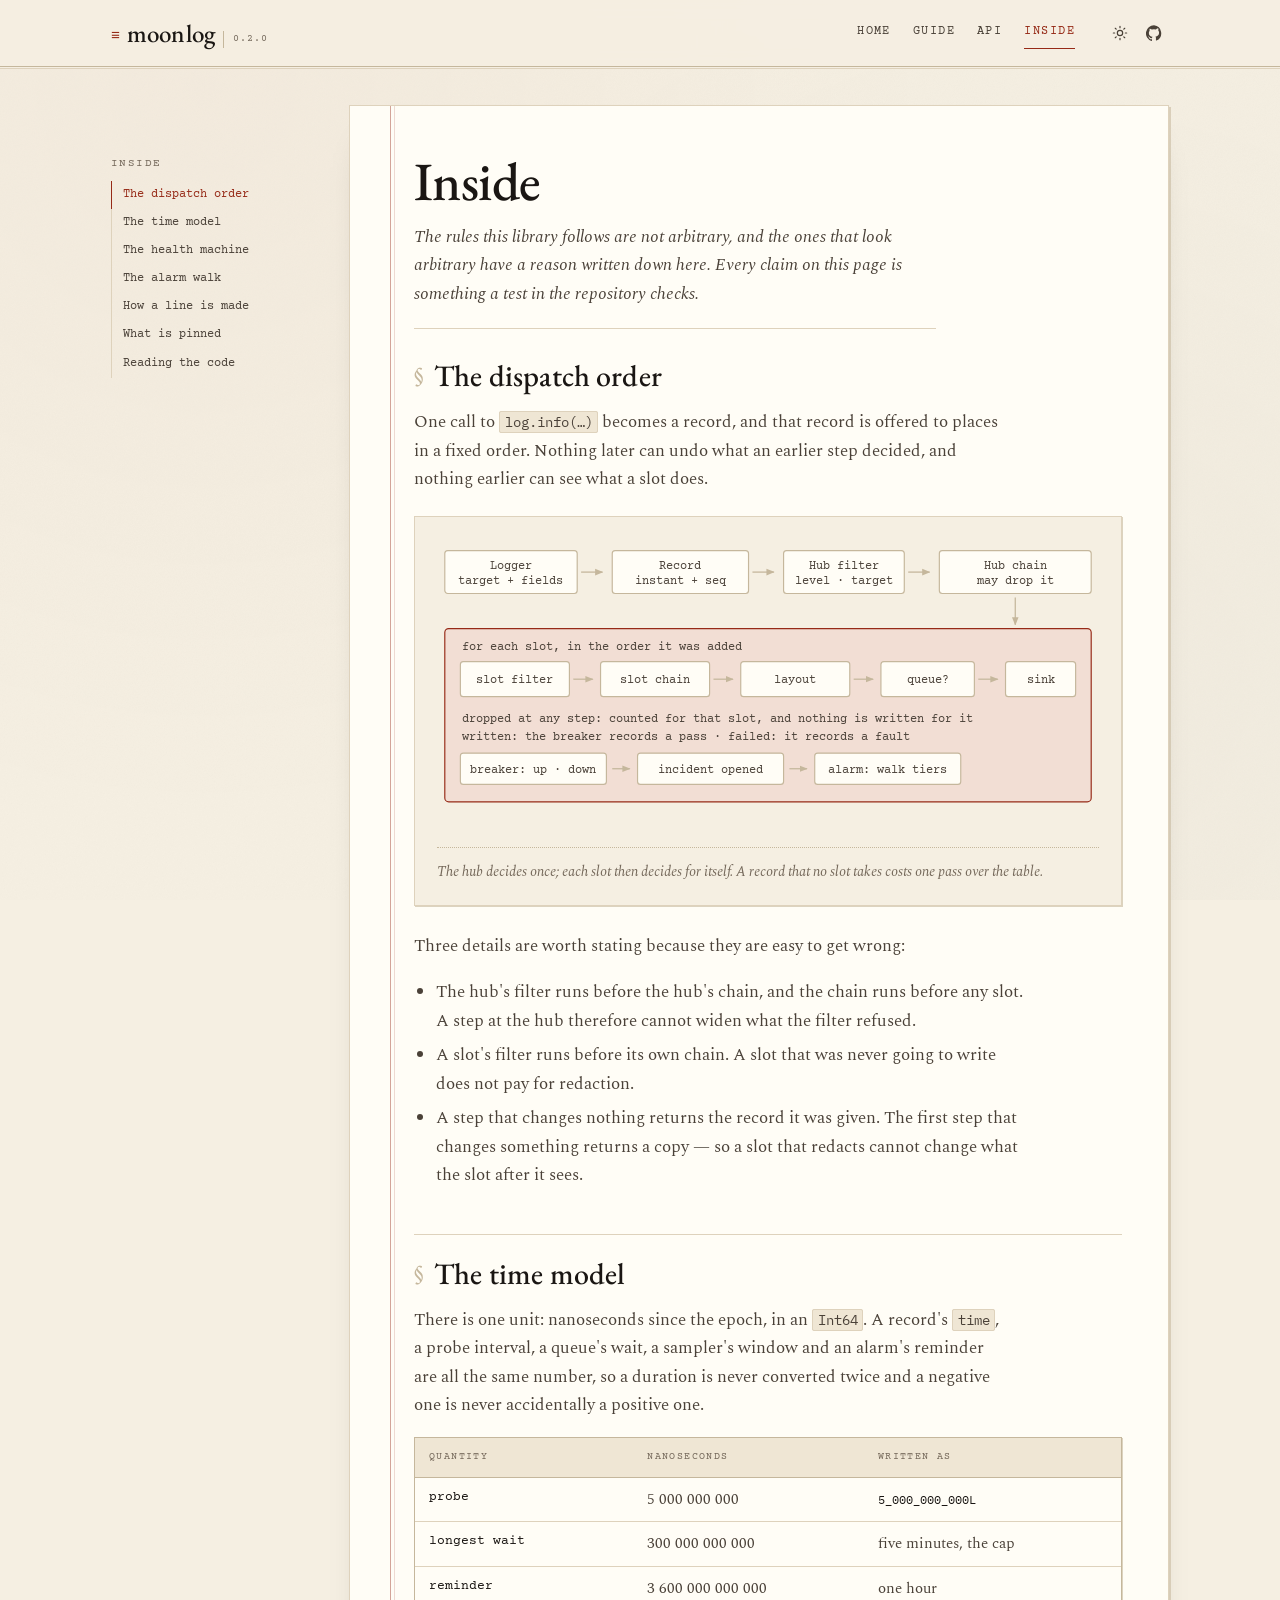
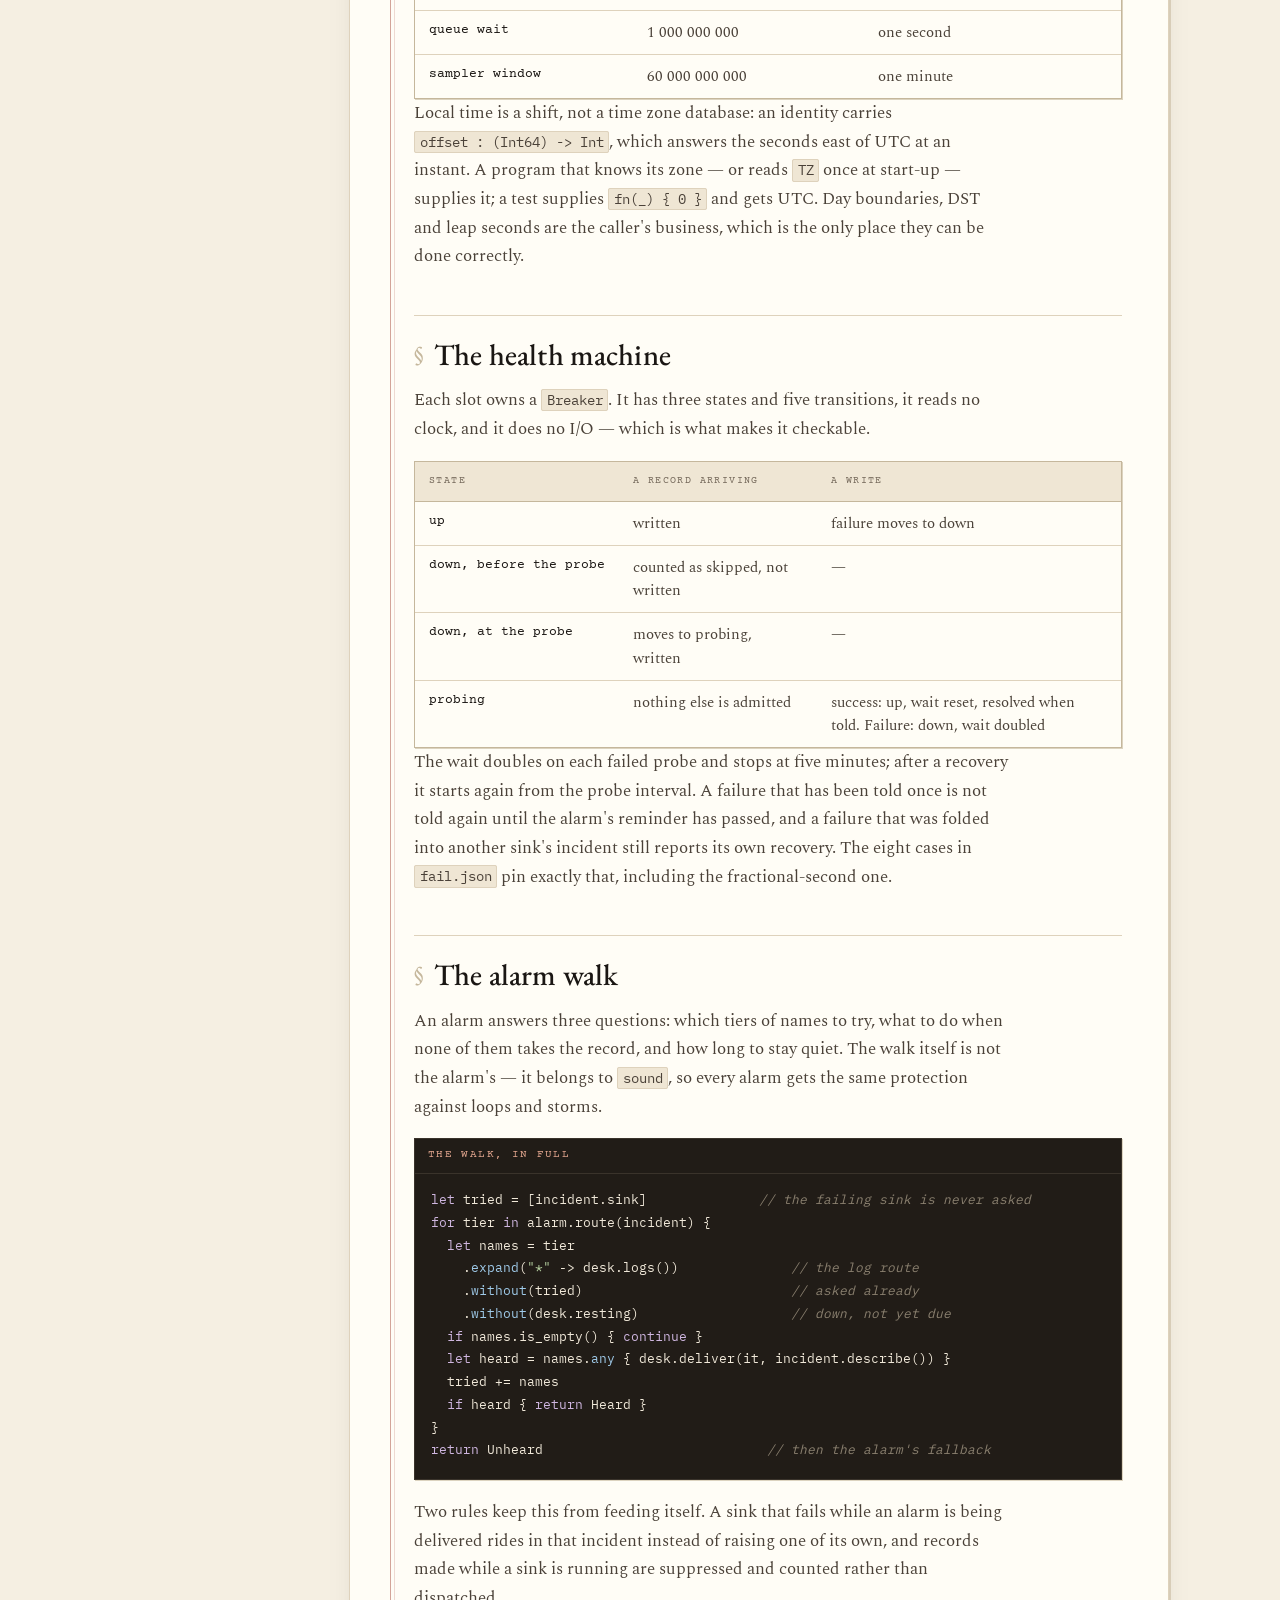
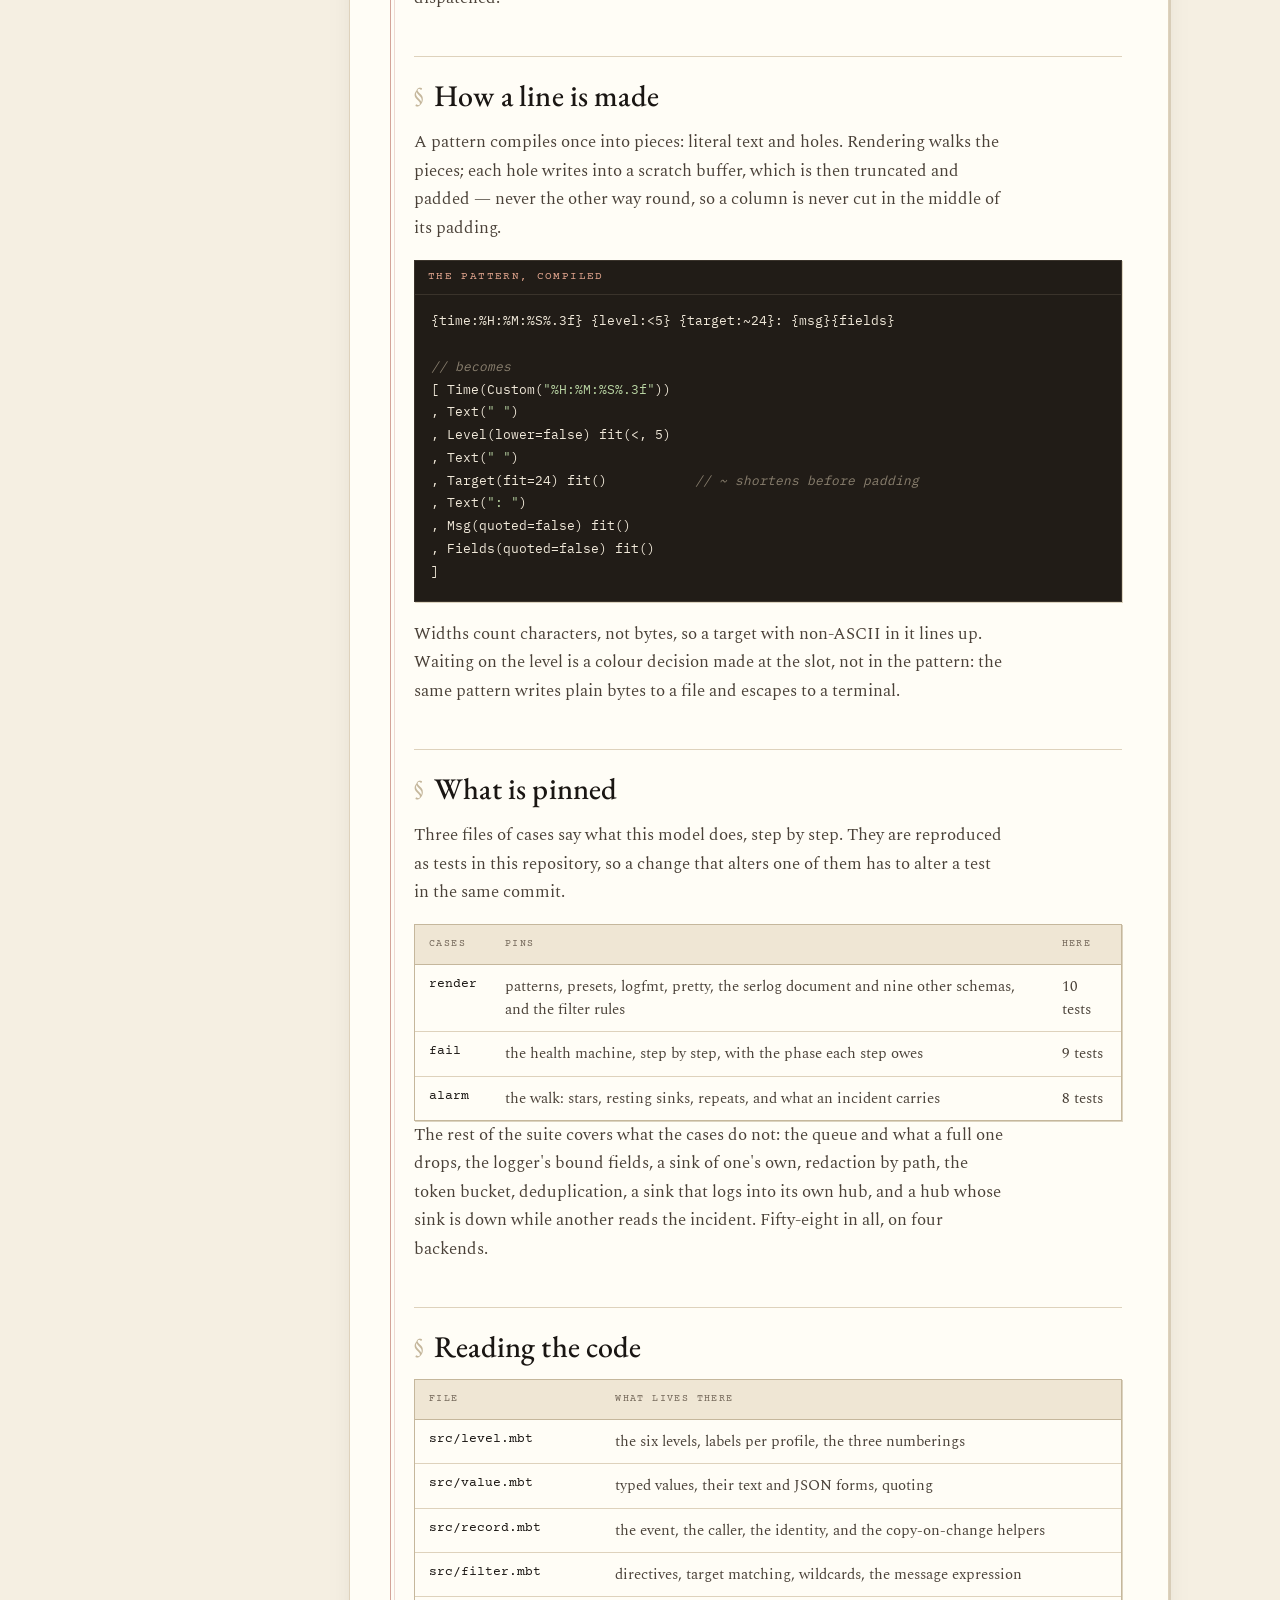
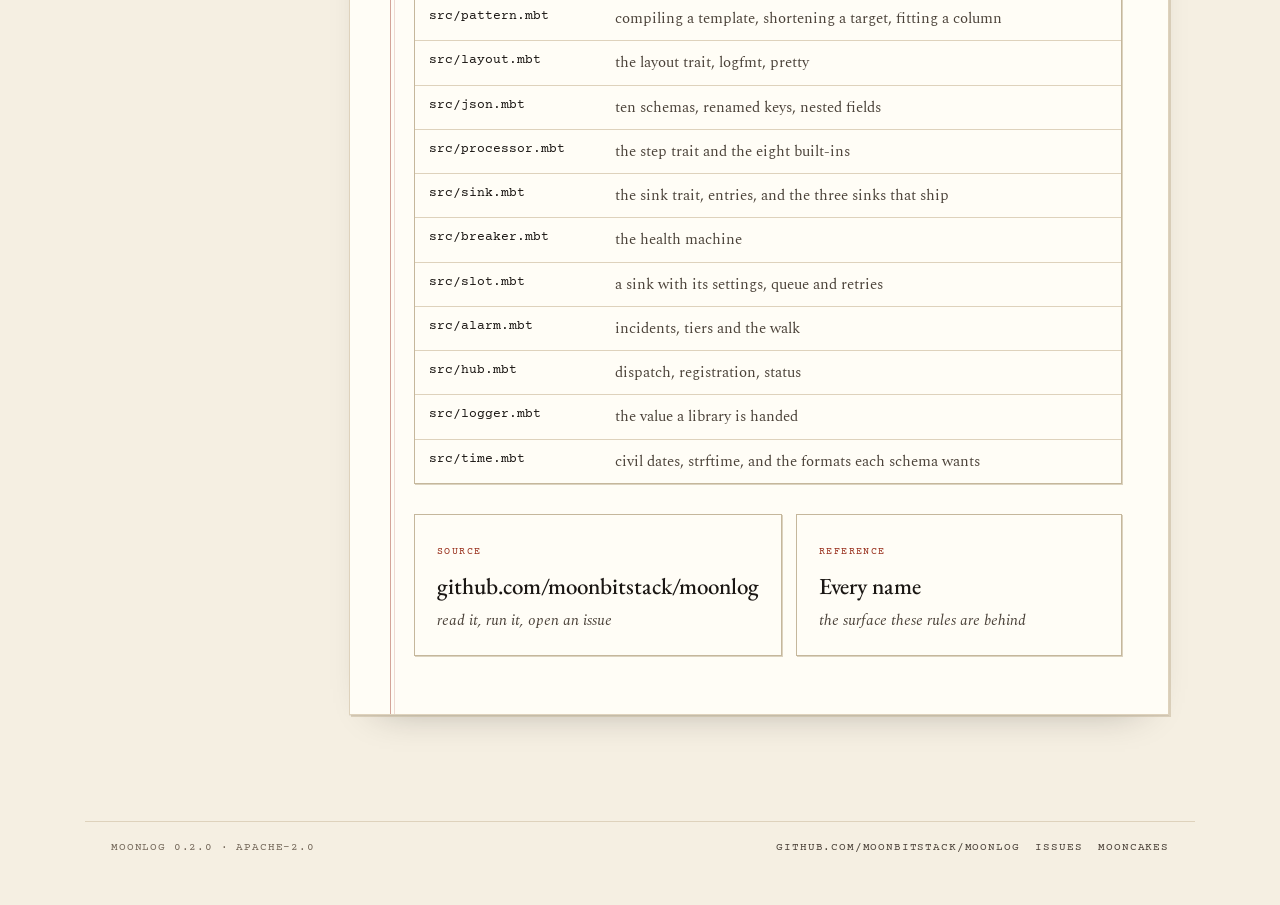
<file: site/inside.html>
<!DOCTYPE html>
<html lang="en">
  <head>
    <meta charset="utf-8" />
    <meta name="viewport" content="width=device-width, initial-scale=1" />
    <title>Inside — moonlog</title>
    <meta name="description" content="Why moonlog is shaped the way it is: the dispatch order, the time model, the health machine, the alarm walk and the cases that pin them." />
    <meta name="theme-color" content="#f7f5ef" />
    <link rel="stylesheet" href="assets/style.css" />
    <link rel="icon" href="data:image/svg+xml,%3Csvg xmlns='http://www.w3.org/2000/svg' viewBox='0 0 32 32'%3E%3Crect width='32' height='32' rx='6' fill='%2312151a'/%3E%3Crect x='6' y='9' width='20' height='2' fill='%23e8e4da'/%3E%3Crect x='6' y='15' width='14' height='2' fill='%237a828c'/%3E%3Crect x='6' y='21' width='17' height='2' fill='%23ff8a5b'/%3E%3C/svg%3E" />
    <script>
      (function () {
        try {
          var saved = localStorage.getItem("moonlog-theme");
          document.documentElement.setAttribute(
            "data-theme",
            saved ||
              (window.matchMedia &&
              window.matchMedia("(prefers-color-scheme: dark)").matches
                ? "dark"
                : "light")
          );
        } catch (e) {
          document.documentElement.setAttribute("data-theme", "light");
        }
      })();
    </script>
  </head>
  <body>
    <header class="masthead">
      <div class="inner">
        <a class="wordmark" href="index.html">
          <span class="glyph">≡</span>
          <span>moonlog</span>
          <span class="ver">0.2.0</span>
        </a>
        <nav class="site" aria-label="Main">
          <a href="index.html">Home</a>
          <a href="docs.html">Guide</a>
          <a href="api.html">API</a>
          <a href="inside.html" aria-current="page">Inside</a>
        </nav>
        <div class="tools">
          <button class="icon-button" type="button" data-theme-toggle aria-label="Switch theme">
            <svg class="icon-sun" viewBox="0 0 24 24" fill="none" stroke="currentColor" stroke-width="1.8" stroke-linecap="round" aria-hidden="true"><circle cx="12" cy="12" r="4" /><path d="M12 2v2M12 20v2M4.9 4.9l1.4 1.4M17.7 17.7l1.4 1.4M2 12h2M20 12h2M4.9 19.1l1.4-1.4M17.7 6.3l1.4-1.4" /></svg>
            <svg class="icon-moon" viewBox="0 0 24 24" fill="none" stroke="currentColor" stroke-width="1.8" stroke-linecap="round" aria-hidden="true"><path d="M21 12.8A9 9 0 1 1 11.2 3a7 7 0 0 0 9.8 9.8z" /></svg>
          </button>
          <a class="icon-button" href="https://github.com/moonbitstack/moonlog" aria-label="moonlog on GitHub">
            <svg viewBox="0 0 24 24" fill="currentColor" aria-hidden="true"><path d="M12 .5a12 12 0 0 0-3.8 23.4c.6.1.8-.3.8-.6v-2c-3.3.7-4-1.6-4-1.6-.6-1.4-1.4-1.8-1.4-1.8-1-.7.1-.7.1-.7 1.2.1 1.8 1.2 1.8 1.2 1 1.8 2.8 1.3 3.5 1 .1-.8.4-1.3.8-1.6-2.7-.3-5.5-1.3-5.5-6 0-1.2.5-2.3 1.2-3.1-.1-.3-.5-1.5.1-3.2 0 0 1-.3 3.3 1.2a11.5 11.5 0 0 1 6 0C17.3 4.7 18.3 5 18.3 5c.6 1.7.2 2.9.1 3.2.8.8 1.2 1.9 1.2 3.1 0 4.7-2.8 5.7-5.5 6 .4.4.8 1.1.8 2.2v3.3c0 .3.2.7.8.6A12 12 0 0 0 12 .5z" /></svg>
          </a>
        </div>
      </div>
    </header>

    <div class="shell">
      <aside class="rail" aria-label="On this page">
        <div class="group">Inside</div>
        <a href="#order">The dispatch order</a>
        <a href="#time">The time model</a>
        <a href="#health">The health machine</a>
        <a href="#walk">The alarm walk</a>
        <a href="#layout">How a line is made</a>
        <a href="#vectors">What is pinned</a>
        <a href="#code">Reading the code</a>
      </aside>

      <main class="doc">
        <h1>Inside</h1>
        <p class="sub">
          The rules this library follows are not arbitrary, and the ones that
          look arbitrary have a reason written down here. Every claim on this
          page is something a test in the repository checks.
        </p>

        <h2 id="order">The dispatch order</h2>
        <p>
          One call to <code>log.info(…)</code> becomes a record, and that record
          is offered to places in a fixed order. Nothing later can undo what an
          earlier step decided, and nothing earlier can see what a slot does.
        </p>

        <figure class="figure">
<svg viewBox="0 0 680 300" role="img" aria-label="Dispatch order: record, hub filter, hub chain, then each slot in turn">
            <defs>
              <marker id="tip2" viewBox="0 0 10 10" refX="9" refY="5" markerWidth="6.5" markerHeight="6.5" orient="auto-start-reverse">
                <path d="M0 1 L10 5 L0 9 z" fill="context-stroke" />
              </marker>
            </defs>
            <g font-family="ui-monospace, monospace" font-size="11.5" stroke-width="1.2">
              <rect class="box" x="8" y="12" width="136" height="44" rx="3" />
              <text class="lbl" x="76" y="31" text-anchor="middle">Logger</text>
              <text class="lbl" x="76" y="46" text-anchor="middle" fill="var(--ink-faint)">target + fields</text>

              <rect class="box" x="180" y="12" width="140" height="44" rx="3" />
              <text class="lbl" x="250" y="31" text-anchor="middle">Record</text>
              <text class="lbl" x="250" y="46" text-anchor="middle" fill="var(--ink-faint)">instant + seq</text>

              <rect class="box" x="356" y="12" width="124" height="44" rx="3" />
              <text class="lbl" x="418" y="31" text-anchor="middle">Hub filter</text>
              <text class="lbl" x="418" y="46" text-anchor="middle" fill="var(--ink-faint)">level · target</text>

              <rect class="box" x="516" y="12" width="156" height="44" rx="3" />
              <text class="lbl" x="594" y="31" text-anchor="middle">Hub chain</text>
              <text class="lbl" x="594" y="46" text-anchor="middle" fill="var(--ink-faint)">may drop it</text>

              <path class="wire" d="M148 34 H170" stroke="var(--ink-faint)" marker-end="url(#tip2)" />
              <path class="wire" d="M324 34 H346" stroke="var(--ink-faint)" marker-end="url(#tip2)" />
              <path class="wire" d="M484 34 H506" stroke="var(--ink-faint)" marker-end="url(#tip2)" />
              <path class="wire" d="M594 60 V88" stroke="var(--ink-faint)" marker-end="url(#tip2)" />

              <rect class="accent-box" x="8" y="92" width="664" height="178" rx="4" />
              <text class="lbl" x="26" y="114" fill="var(--accent)">for each slot, in the order it was added</text>

              <rect class="box" x="24" y="126" width="112" height="36" rx="3" />
              <text class="lbl" x="80" y="148" text-anchor="middle">slot filter</text>
              <rect class="box" x="168" y="126" width="112" height="36" rx="3" />
              <text class="lbl" x="224" y="148" text-anchor="middle">slot chain</text>
              <rect class="box" x="312" y="126" width="112" height="36" rx="3" />
              <text class="lbl" x="368" y="148" text-anchor="middle">layout</text>
              <rect class="box" x="456" y="126" width="96" height="36" rx="3" />
              <text class="lbl" x="504" y="148" text-anchor="middle">queue?</text>
              <rect class="box" x="584" y="126" width="72" height="36" rx="3" />
              <text class="lbl" x="620" y="148" text-anchor="middle">sink</text>

              <path class="wire" d="M140 144 H160" stroke="var(--ink-faint)" marker-end="url(#tip2)" />
              <path class="wire" d="M284 144 H304" stroke="var(--ink-faint)" marker-end="url(#tip2)" />
              <path class="wire" d="M428 144 H448" stroke="var(--ink-faint)" marker-end="url(#tip2)" />
              <path class="wire" d="M556 144 H576" stroke="var(--ink-faint)" marker-end="url(#tip2)" />

              <text class="lbl" x="26" y="188" fill="var(--ink-faint)">dropped at any step: counted for that slot, and nothing is written for it</text>
              <text class="lbl" x="26" y="206" fill="var(--ink-faint)">written: the breaker records a pass · failed: it records a fault</text>

              <rect class="box" x="24" y="220" width="150" height="32" rx="3" />
              <text class="lbl" x="99" y="240" text-anchor="middle">breaker: up · down</text>
              <rect class="box" x="206" y="220" width="150" height="32" rx="3" />
              <text class="lbl" x="281" y="240" text-anchor="middle">incident opened</text>
              <rect class="box" x="388" y="220" width="150" height="32" rx="3" />
              <text class="lbl" x="463" y="240" text-anchor="middle">alarm: walk tiers</text>

              <path class="wire" d="M180 236 H198" stroke="var(--ink-faint)" marker-end="url(#tip2)" />
              <path class="wire" d="M362 236 H380" stroke="var(--ink-faint)" marker-end="url(#tip2)" />
            </g>
          </svg>
          <figcaption>
            The hub decides once; each slot then decides for itself. A record
            that no slot takes costs one pass over the table.
          </figcaption>
        </figure>

        <p>
          Three details are worth stating because they are easy to get wrong:
        </p>
        <ul>
          <li>
            The hub's filter runs before the hub's chain, and the chain runs
            before any slot. A step at the hub therefore cannot widen what the
            filter refused.
          </li>
          <li>
            A slot's filter runs before its own chain. A slot that was never
            going to write does not pay for redaction.
          </li>
          <li>
            A step that changes nothing returns the record it was given. The
            first step that changes something returns a copy — so a slot that
            redacts cannot change what the slot after it sees.
          </li>
        </ul>

        <h2 id="time">The time model</h2>
        <p>
          There is one unit: nanoseconds since the epoch, in an <code>Int64</code>.
          A record's <code>time</code>, a probe interval, a queue's wait, a
          sampler's window and an alarm's reminder are all the same number, so a
          duration is never converted twice and a negative one is never
          accidentally a positive one.
        </p>
        <div class="table-wrap">
          <table>
            <thead><tr><th>Quantity</th><th>Nanoseconds</th><th>Written as</th></tr></thead>
            <tbody>
              <tr><td>probe</td><td>5 000 000 000</td><td><code>5_000_000_000L</code></td></tr>
              <tr><td>longest wait</td><td>300 000 000 000</td><td>five minutes, the cap</td></tr>
              <tr><td>reminder</td><td>3 600 000 000 000</td><td>one hour</td></tr>
              <tr><td>queue wait</td><td>1 000 000 000</td><td>one second</td></tr>
              <tr><td>sampler window</td><td>60 000 000 000</td><td>one minute</td></tr>
            </tbody>
          </table>
        </div>
        <p>
          Local time is a shift, not a time zone database: an identity carries
          <code>offset : (Int64) -> Int</code>, which answers the seconds east of
          UTC at an instant. A program that knows its zone — or reads
          <code>TZ</code> once at start-up — supplies it; a test supplies
          <code>fn(_) { 0 }</code> and gets UTC. Day boundaries, DST and leap
          seconds are the caller's business, which is the only place they can be
          done correctly.
        </p>

        <h2 id="health">The health machine</h2>
        <p>
          Each slot owns a <code>Breaker</code>. It has three states and five
          transitions, it reads no clock, and it does no I/O — which is what
          makes it checkable.
        </p>
        <div class="table-wrap">
          <table>
            <thead><tr><th>State</th><th>A record arriving</th><th>A write</th></tr></thead>
            <tbody>
              <tr><td>up</td><td>written</td><td>failure moves to down</td></tr>
              <tr><td>down, before the probe</td><td>counted as skipped, not written</td><td>—</td></tr>
              <tr><td>down, at the probe</td><td>moves to probing, written</td><td>—</td></tr>
              <tr><td>probing</td><td>nothing else is admitted</td><td>success: up, wait reset, resolved when told. Failure: down, wait doubled</td></tr>
            </tbody>
          </table>
        </div>
        <p>
          The wait doubles on each failed probe and stops at five minutes; after
          a recovery it starts again from the probe interval. A failure that has
          been told once is not told again until the alarm's reminder has passed,
          and a failure that was folded into another sink's incident still
          reports its own recovery. The eight cases in <code>fail.json</code>
          pin exactly that, including the fractional-second one.
        </p>

        <h2 id="walk">The alarm walk</h2>
        <p>
          An alarm answers three questions: which tiers of names to try, what to
          do when none of them takes the record, and how long to stay quiet. The
          walk itself is not the alarm's — it belongs to <code>sound</code>, so
          every alarm gets the same protection against loops and storms.
        </p>
        <div class="code">
          <header><span class="tag">the walk, in full</span></header>
          <pre><span class="kw">let</span> tried = [incident.sink]              <span class="c">// the failing sink is never asked</span>
<span class="kw">for</span> tier <span class="kw">in</span> alarm.route(incident) {
  <span class="kw">let</span> names = tier
    .<span class="fn">expand</span>(<span class="s">"*"</span> -> desk.logs())              <span class="c">// the log route</span>
    .<span class="fn">without</span>(tried)                          <span class="c">// asked already</span>
    .<span class="fn">without</span>(desk.resting)                   <span class="c">// down, not yet due</span>
  <span class="kw">if</span> names.is_empty() { <span class="kw">continue</span> }
  <span class="kw">let</span> heard = names.<span class="fn">any</span> { desk.deliver(it, incident.describe()) }
  tried += names
  <span class="kw">if</span> heard { <span class="kw">return</span> Heard }
}
<span class="kw">return</span> Unheard                            <span class="c">// then the alarm's fallback</span></pre>
        </div>
        <p>
          Two rules keep this from feeding itself. A sink that fails while an
          alarm is being delivered rides in that incident instead of raising one
          of its own, and records made while a sink is running are suppressed
          and counted rather than dispatched.
        </p>

        <h2 id="layout">How a line is made</h2>
        <p>
          A pattern compiles once into pieces: literal text and holes. Rendering
          walks the pieces; each hole writes into a scratch buffer, which is then
          truncated and padded — never the other way round, so a column is never
          cut in the middle of its padding.
        </p>
        <div class="code">
          <header><span class="tag">the pattern, compiled</span></header>
          <pre>{time:%H:%M:%S%.3f} {level:&lt;5} {target:~24}: {msg}{fields}

<span class="c">// becomes</span>
[ Time(Custom(<span class="s">"%H:%M:%S%.3f"</span>))
, Text(<span class="s">" "</span>)
, Level(lower=false) fit(&lt;, 5)
, Text(<span class="s">" "</span>)
, Target(fit=24) fit()           <span class="c">// ~ shortens before padding</span>
, Text(<span class="s">": "</span>)
, Msg(quoted=false) fit()
, Fields(quoted=false) fit()
]</pre>
        </div>
        <p>
          Widths count characters, not bytes, so a target with non-ASCII in it
          lines up. Waiting on the level is a colour decision made at the slot,
          not in the pattern: the same pattern writes plain bytes to a file and
          escapes to a terminal.
        </p>

        <h2 id="vectors">What is pinned</h2>
        <p>
          Three files of cases say what this model does, step by step. They are
          reproduced as tests in this repository, so a change that alters one of
          them has to alter a test in the same commit.
        </p>
        <div class="table-wrap">
          <table>
            <thead><tr><th>Cases</th><th>Pins</th><th>Here</th></tr></thead>
            <tbody>
              <tr><td>render</td><td>patterns, presets, logfmt, pretty, the serlog document and nine other schemas, and the filter rules</td><td>10 tests</td></tr>
              <tr><td>fail</td><td>the health machine, step by step, with the phase each step owes</td><td>9 tests</td></tr>
              <tr><td>alarm</td><td>the walk: stars, resting sinks, repeats, and what an incident carries</td><td>8 tests</td></tr>
            </tbody>
          </table>
        </div>
        <p>
          The rest of the suite covers what the cases do not: the queue and
          what a full one drops, the logger's bound fields, a sink of one's own,
          redaction by path, the token bucket, deduplication, a sink that logs
          into its own hub, and a hub whose sink is down while another reads the
          incident. Fifty-eight in all, on four backends.
        </p>

        <h2 id="code">Reading the code</h2>
        <div class="table-wrap">
          <table>
            <thead><tr><th>File</th><th>What lives there</th></tr></thead>
            <tbody>
              <tr><td>src/level.mbt</td><td>the six levels, labels per profile, the three numberings</td></tr>
              <tr><td>src/value.mbt</td><td>typed values, their text and JSON forms, quoting</td></tr>
              <tr><td>src/record.mbt</td><td>the event, the caller, the identity, and the copy-on-change helpers</td></tr>
              <tr><td>src/filter.mbt</td><td>directives, target matching, wildcards, the message expression</td></tr>
              <tr><td>src/pattern.mbt</td><td>compiling a template, shortening a target, fitting a column</td></tr>
              <tr><td>src/layout.mbt</td><td>the layout trait, logfmt, pretty</td></tr>
              <tr><td>src/json.mbt</td><td>ten schemas, renamed keys, nested fields</td></tr>
              <tr><td>src/processor.mbt</td><td>the step trait and the eight built-ins</td></tr>
              <tr><td>src/sink.mbt</td><td>the sink trait, entries, and the three sinks that ship</td></tr>
              <tr><td>src/breaker.mbt</td><td>the health machine</td></tr>
              <tr><td>src/slot.mbt</td><td>a sink with its settings, queue and retries</td></tr>
              <tr><td>src/alarm.mbt</td><td>incidents, tiers and the walk</td></tr>
              <tr><td>src/hub.mbt</td><td>dispatch, registration, status</td></tr>
              <tr><td>src/logger.mbt</td><td>the value a library is handed</td></tr>
              <tr><td>src/time.mbt</td><td>civil dates, strftime, and the formats each schema wants</td></tr>
            </tbody>
          </table>
        </div>

        <div class="next" style="margin-top: 30px">
          <a href="https://github.com/moonbitstack/moonlog">
            <span class="dir">source</span>
            <strong>github.com/moonbitstack/moonlog</strong>
            <em>read it, run it, open an issue</em>
          </a>
          <a href="api.html">
            <span class="dir">reference</span>
            <strong>Every name</strong>
            <em>the surface these rules are behind</em>
          </a>
        </div>
      </main>
    </div>

    <footer>
      <div class="wrap">
        <span>moonlog 0.2.0 · Apache-2.0</span>
        <span class="sep"></span>
        <a href="https://github.com/moonbitstack/moonlog">github.com/moonbitstack/moonlog</a>
        <a href="https://github.com/moonbitstack/moonlog/issues">issues</a>
        <a href="https://mooncakes.io">mooncakes</a>
      </div>
    </footer>

    <script src="assets/app.js"></script>
  </body>
</html>
</file>
<file: docs/assets/style.css>
/* moonlog — structured logging for MoonBit.

   The page is stationery: writing paper for the ground, card stock for the
   things worth picking up, a letterhead rule under the name, a red margin on
   the pages you read rather than skim, and one wax-red accent for the things
   that matter. Every rule is a hairline; every shadow is an offset, the way a
   card sits on a sheet.

   Four faces, each with one job:
     EB Garamond    the letterhead — the name, headings, and the italic reply
     Spectral       the letter — running text, captions, table cells
     Courier Prime  the typewriter — labels, navigation, chips, the log stream
     IBM Plex Mono  the carbon copy — code
   All four are self-hosted in assets/fonts; see the notice there. */

@font-face {
  font-family: "EB Garamond";
  font-style: normal;
  font-weight: 400 800;
  font-display: swap;
  src: url("fonts/eb-garamond.woff2") format("woff2");
}

@font-face {
  font-family: "EB Garamond";
  font-style: italic;
  font-weight: 400 800;
  font-display: swap;
  src: url("fonts/eb-garamond-italic.woff2") format("woff2");
}

@font-face {
  font-family: "Spectral";
  font-style: normal;
  font-weight: 400;
  font-display: swap;
  src: url("fonts/spectral-400.woff2") format("woff2");
}

@font-face {
  font-family: "Spectral";
  font-style: italic;
  font-weight: 400;
  font-display: swap;
  src: url("fonts/spectral-400i.woff2") format("woff2");
}

@font-face {
  font-family: "Spectral";
  font-style: normal;
  font-weight: 600;
  font-display: swap;
  src: url("fonts/spectral-600.woff2") format("woff2");
}

@font-face {
  font-family: "Courier Prime";
  font-style: normal;
  font-weight: 400;
  font-display: swap;
  src: url("fonts/courier-prime-400.woff2") format("woff2");
}

@font-face {
  font-family: "Courier Prime";
  font-style: normal;
  font-weight: 700;
  font-display: swap;
  src: url("fonts/courier-prime-700.woff2") format("woff2");
}

@font-face {
  font-family: "IBM Plex Mono";
  font-style: normal;
  font-weight: 400;
  font-display: swap;
  src: url("fonts/ibm-plex-mono-400.woff2") format("woff2");
}

:root {
  --display: "EB Garamond", "Iowan Old Style", Palatino, Georgia, serif;
  --text: "Spectral", "Iowan Old Style", Georgia, "Times New Roman", serif;
  --type: "Courier Prime", ui-monospace, "Courier New", monospace;
  --code: "IBM Plex Mono", ui-monospace, "Cascadia Code", Consolas, monospace;

  --paper: #f5efe2;
  --panel: #fffdf6;
  --panel-2: #efe6d4;
  --ink: #1a1613;
  --ink-soft: #4a4138;
  --ink-faint: #74685a;
  --rule: #ded2bc;
  --rule-strong: #c5b79c;

  --accent: #962a17;
  --accent-soft: #f2ded4;
  --blue: #24465e;
  --blue-soft: #e2e9ef;

  --trace: #3f6376;
  --debug: #654575;
  --info: #2b5740;
  --warn: #83560f;
  --error: #962a17;
  --fatal: #61180c;

  --code-bg: #211c17;
  --code-ink: #f0e8d9;
  --code-rule: #3a332b;

  --max: 1110px;

  --print: 0 1px 0 rgb(26 22 19 / 5%), 2px 2px 0 rgb(197 183 156 / 55%),
    0 18px 40px -30px rgb(26 22 19 / 45%);
  --print-sm: 1px 1px 0 rgb(197 183 156 / 60%);
}

[data-theme="dark"] {
  --paper: #15120e;
  --panel: #1d1914;
  --panel-2: #252017;
  --ink: #f2eade;
  --ink-soft: #c3b8a6;
  --ink-faint: #8e8271;
  --rule: #332b21;
  --rule-strong: #4b4032;

  --accent: #e08563;
  --accent-soft: #2c1b15;
  --blue: #93b6ce;
  --blue-soft: #16232b;

  --trace: #85b2c4;
  --debug: #b99cd2;
  --info: #88c59e;
  --warn: #daa746;
  --error: #e08563;
  --fatal: #f0a78e;

  --code-bg: #0e0c09;
  --code-ink: #ede5d6;
  --code-rule: #2a251e;

  --print: 0 1px 0 rgb(0 0 0 / 45%), 2px 2px 0 rgb(0 0 0 / 50%),
    0 22px 48px -32px rgb(0 0 0 / 90%);
  --print-sm: 1px 1px 0 rgb(0 0 0 / 55%);
}

*,
*::before,
*::after {
  box-sizing: border-box;
}

/* A scrollbar that belongs to the paper: a thin ink stroke, not the system's
   grey trough. Both dialects, because Firefox and Chromium disagree. */
html {
  -webkit-text-size-adjust: 100%;
  scroll-behavior: smooth;
}

@supports not selector(::-webkit-scrollbar) {
  html {
    scrollbar-width: thin;
    scrollbar-color: var(--rule-strong) transparent;
  }
}

::-webkit-scrollbar {
  width: 12px;
  height: 12px;
}

::-webkit-scrollbar-track {
  background: transparent;
  border-left: 1px solid var(--rule);
}

::-webkit-scrollbar-thumb {
  background: var(--rule-strong);
  border: 3px solid var(--paper);
  border-radius: 999px;
}

::-webkit-scrollbar-thumb:hover {
  background: var(--accent);
  border-color: var(--paper);
}

::-webkit-scrollbar-corner {
  background: transparent;
}

body {
  margin: 0;
  background-color: var(--paper);
  color: var(--ink);
  font-family: var(--text);
  font-size: 17px;
  line-height: 1.68;
  font-kerning: normal;
  font-variant-ligatures: common-ligatures;
  -webkit-font-smoothing: antialiased;
  text-rendering: optimizeLegibility;
}

/* Paper grain: two soft washes and a turbulence at five per cent, so a
   photograph of this page would not be flat. It takes no clicks. */
body::before {
  content: "";
  position: fixed;
  inset: 0;
  z-index: 0;
  pointer-events: none;
  opacity: 0.55;
  background-image:
    radial-gradient(circle at 16% 10%, rgb(150 42 23 / 4%), transparent 55%),
    radial-gradient(circle at 84% 76%, rgb(36 70 94 / 4%), transparent 60%),
    url("data:image/svg+xml,%3Csvg xmlns='http://www.w3.org/2000/svg' width='160' height='160'%3E%3Cfilter id='n'%3E%3CfeTurbulence type='fractalNoise' baseFrequency='0.9' numOctaves='2' stitchTiles='stitch'/%3E%3CfeColorMatrix type='saturate' values='0'/%3E%3C/filter%3E%3Crect width='160' height='160' filter='url(%23n)' opacity='0.05'/%3E%3C/svg%3E");
}

[data-theme="dark"] body::before {
  opacity: 0.35;
}

body > * {
  position: relative;
  z-index: 1;
}

::selection {
  background: var(--accent-soft);
  color: var(--ink);
}

a {
  color: var(--accent);
  text-decoration: none;
  text-underline-offset: 3px;
}

a:hover {
  text-decoration: underline;
  text-decoration-thickness: 1px;
}

h1,
h2,
h3,
h4 {
  font-family: var(--display);
  font-weight: 500;
  letter-spacing: 0.005em;
  line-height: 1.16;
  margin: 0;
}

p {
  margin: 0 0 1.02em;
}

code,
kbd,
pre,
samp {
  font-family: var(--code);
  font-size: 0.84em;
  font-variant-ligatures: none;
}

:not(pre) > code {
  background: var(--panel-2);
  border: 1px solid var(--rule);
  border-radius: 2px;
  padding: 0.08em 0.34em;
  white-space: nowrap;
  font-size: 0.8em;
}

hr {
  border: 0;
  border-top: 1px solid var(--rule);
  margin: 0;
}

/* ---------------------------------------------------------------- header */

.masthead {
  position: sticky;
  top: 0;
  z-index: 30;
  background: color-mix(in srgb, var(--paper) 94%, transparent);
  backdrop-filter: blur(8px);
}

/* The letterhead rule: one line, a breath, another. */
.masthead::after {
  content: "";
  display: block;
  border-top: 1px solid var(--rule-strong);
  border-bottom: 1px solid var(--rule);
  height: 3px;
}

.masthead .inner {
  max-width: var(--max);
  margin: 0 auto;
  padding: 0 26px;
  height: 66px;
  display: flex;
  align-items: center;
  gap: 30px;
}

.wordmark {
  display: inline-flex;
  align-items: baseline;
  gap: 8px;
  color: var(--ink);
  font-family: var(--display);
  font-size: 25px;
  font-weight: 500;
  letter-spacing: 0.01em;
}

.wordmark:hover {
  text-decoration: none;
  color: var(--accent);
}

.wordmark .glyph {
  font-family: var(--type);
  font-size: 15px;
  line-height: 1;
  letter-spacing: -0.1em;
  color: var(--accent);
  transform: translateY(-2px);
}

.wordmark .ver {
  font-family: var(--type);
  font-size: 10px;
  letter-spacing: 0.1em;
  text-transform: uppercase;
  color: var(--ink-faint);
  border-left: 1px solid var(--rule-strong);
  padding-left: 9px;
  transform: translateY(-1px);
}

nav.site {
  display: flex;
  gap: 22px;
  margin-left: auto;
  font-family: var(--type);
  font-size: 12px;
  letter-spacing: 0.12em;
  text-transform: uppercase;
}

nav.site a {
  color: var(--ink-soft);
  padding: 5px 0;
  border-bottom: 1px solid transparent;
}

nav.site a:hover {
  color: var(--ink);
  border-bottom-color: var(--rule-strong);
  text-decoration: none;
}

nav.site a[aria-current="page"] {
  color: var(--accent);
  border-bottom-color: var(--accent);
}

.tools {
  display: flex;
  align-items: center;
  gap: 4px;
}

.icon-button {
  display: inline-grid;
  place-items: center;
  width: 30px;
  height: 30px;
  border: 1px solid transparent;
  border-radius: 2px;
  background: none;
  color: var(--ink-soft);
  cursor: pointer;
  padding: 0;
}

.icon-button:hover {
  color: var(--accent);
  border-color: var(--rule-strong);
  background: var(--panel);
}

.icon-button svg {
  width: 16px;
  height: 16px;
}

[data-theme="light"] .icon-moon,
[data-theme="dark"] .icon-sun {
  display: none;
}

/* ------------------------------------------------------------------ hero */

.wrap {
  max-width: var(--max);
  margin: 0 auto;
  padding: 0 26px;
}

.hero {
  border-bottom: 1px solid var(--rule);
}

.hero .wrap {
  display: grid;
  grid-template-columns: minmax(0, 0.96fr) minmax(0, 1.04fr);
  gap: 52px;
  padding-top: 58px;
  padding-bottom: 56px;
  align-items: center;
}

.eyebrow {
  display: inline-block;
  font-family: var(--type);
  font-size: 11px;
  letter-spacing: 0.16em;
  text-transform: uppercase;
  color: var(--ink-faint);
  border-bottom: 1px solid var(--rule-strong);
  padding-bottom: 6px;
  margin-bottom: 22px;
}

.eyebrow .pulse {
  display: inline-block;
  width: 5px;
  height: 5px;
  border-radius: 50%;
  background: var(--info);
  margin-right: 8px;
  vertical-align: 2px;
}

.hero h1 {
  font-size: clamp(46px, 6vw, 72px);
  line-height: 0.98;
  letter-spacing: -0.015em;
  margin-bottom: 22px;
  font-weight: 500;
}

.hero h1 em {
  font-style: italic;
  color: var(--accent);
}

.lede {
  font-family: var(--text);
  font-size: 18px;
  line-height: 1.62;
  color: var(--ink-soft);
  max-width: 42ch;
  margin-bottom: 28px;
}

.lede code {
  white-space: nowrap;
}

.actions {
  display: flex;
  flex-wrap: wrap;
  gap: 10px;
  align-items: center;
}

.button {
  display: inline-flex;
  align-items: center;
  gap: 8px;
  font-family: var(--type);
  font-size: 12px;
  letter-spacing: 0.12em;
  text-transform: uppercase;
  padding: 11px 17px;
  border-radius: 2px;
  border: 1px solid var(--ink);
  background: var(--ink);
  color: var(--paper);
  box-shadow: 2px 2px 0 var(--rule-strong);
}

.button:hover {
  text-decoration: none;
  background: var(--accent);
  border-color: var(--accent);
  color: #fdf6ee;
}

.button.ghost {
  background: var(--panel);
  color: var(--ink);
  border-color: var(--rule-strong);
}

.button.ghost:hover {
  background: var(--panel);
  color: var(--accent);
  border-color: var(--accent);
}

/* On dark stock the ink is light, so the solid button would go pale: fill it
   with the wax instead, which is what a label on a dark envelope looks like. */
[data-theme="dark"] .button:not(.ghost) {
  background: var(--accent);
  border-color: var(--accent);
  color: #1a120e;
  box-shadow: 2px 2px 0 #3a3226;
}

[data-theme="dark"] .button:not(.ghost):hover {
  background: #eda285;
  border-color: #eda285;
  color: #1a120e;
}

[data-theme="dark"] .button.ghost {
  background: transparent;
  border-color: var(--rule-strong);
  color: var(--ink);
  box-shadow: none;
}

[data-theme="dark"] .button.ghost:hover {
  background: var(--panel);
  border-color: var(--accent);
  color: var(--accent);
}

.install {
  margin-top: 24px;
  display: inline-flex;
  align-items: center;
  gap: 9px;
  font-family: var(--type);
  font-size: 12.5px;
  color: var(--ink-soft);
  border-bottom: 1px dotted var(--rule-strong);
  padding-bottom: 3px;
}

.install b {
  font-weight: 400;
  color: var(--accent);
  font-size: 13px;
}

/* --------------------------------------------------------- the enclosure */

.stream {
  position: relative;
  min-width: 0;
  background: var(--panel);
  border: 1px solid var(--rule-strong);
  box-shadow: var(--print);
  font-family: var(--type);
  font-size: 12px;
  line-height: 2.05;
  color: var(--ink);
  padding: 0 0 14px 0;
}

/* The red margin of ruled paper, and its companion hairline. */
.stream::before {
  content: "";
  position: absolute;
  top: 0;
  bottom: 0;
  left: 44px;
  width: 1px;
  background: color-mix(in srgb, var(--accent) 50%, transparent);
}

.stream::after {
  content: "";
  position: absolute;
  top: 0;
  bottom: 0;
  left: 48px;
  width: 1px;
  background: color-mix(in srgb, var(--accent) 20%, transparent);
}

.stream-bar {
  display: flex;
  align-items: baseline;
  gap: 10px;
  padding: 11px 16px 9px 58px;
  border-bottom: 1px solid var(--rule);
  font-size: 10.5px;
  letter-spacing: 0.12em;
  text-transform: uppercase;
  white-space: nowrap;
  overflow: hidden;
  color: var(--ink-faint);
}

.stream-bar .dots {
  display: none;
}

.stream-bar .path {
  margin-left: auto;
}

.stream-body {
  padding: 10px 0 4px;
  /* A long line should fade into the margin rather than be sliced by it. */
  -webkit-mask-image: linear-gradient(90deg, #000 95%, transparent);
  mask-image: linear-gradient(90deg, #000 95%, transparent);
}

.line {
  display: grid;
  grid-template-columns: 28px 44px minmax(0, 1fr);
  gap: 8px;
  padding: 0 16px 0 8px;
  white-space: nowrap;
  overflow: hidden;
}

.line.enter {
  animation: arrive 0.4s ease-out both;
}

@keyframes arrive {
  from {
    opacity: 0;
    transform: translateY(3px);
  }
  to {
    opacity: 1;
    transform: none;
  }
}

.line .no {
  color: var(--ink-faint);
  text-align: right;
  font-size: 10px;
}

.chip {
  display: inline-block;
  width: 43px;
  text-align: center;
  font-family: var(--type);
  font-size: 9.5px;
  letter-spacing: 0.06em;
  line-height: 15px;
  height: 16px;
  margin-top: 5px;
  border: 1px solid currentColor;
  border-radius: 1px;
  transform: rotate(-1.5deg);
}

.chip.trace {
  color: var(--trace);
}
.chip.debug {
  color: var(--debug);
}
.chip.info {
  color: var(--info);
}
.chip.warn {
  color: var(--warn);
}
.chip.error {
  color: var(--error);
}
.chip.fatal {
  color: var(--fatal);
}

.stream .t {
  color: var(--ink-faint);
}
.stream .tgt {
  color: var(--blue);
}
.stream .msg {
  color: var(--ink);
}
.stream .k {
  color: var(--ink-soft);
}
.stream .v {
  color: var(--ink-soft);
}
.stream .punct {
  color: var(--ink-faint);
}

/* --------------------------------------------------------------- section */

section.band {
  border-bottom: 1px solid var(--rule);
}

section.band .wrap {
  padding-top: 56px;
  padding-bottom: 56px;
}

.band-head {
  display: flex;
  align-items: baseline;
  gap: 18px;
  margin-bottom: 32px;
  padding-bottom: 12px;
  border-bottom: 1px solid var(--rule);
}

.band-head .idx {
  font-family: var(--type);
  font-size: 11px;
  letter-spacing: 0.14em;
  text-transform: uppercase;
  color: var(--accent);
  min-width: 4.2em;
}

.band-head h2 {
  font-size: clamp(27px, 3vw, 36px);
  font-weight: 500;
}

.band-head .note {
  margin-left: auto;
  color: var(--ink-faint);
  font-family: var(--text);
  font-style: italic;
  font-size: 14.5px;
  max-width: 32ch;
  text-align: right;
  line-height: 1.45;
}

/* ------------------------------------------------------------------ grid */

.cols {
  display: grid;
  grid-template-columns: repeat(auto-fit, minmax(255px, 1fr));
  gap: 14px;
}

.cell {
  background: var(--panel);
  border: 1px solid var(--rule);
  box-shadow: var(--print-sm);
  padding: 22px 20px 24px;
}

.cell h3 {
  font-size: 20px;
  margin-bottom: 7px;
  font-weight: 500;
}

.cell h3 .num {
  font-family: var(--type);
  font-size: 10px;
  letter-spacing: 0.1em;
  color: var(--accent);
  margin-right: 8px;
  vertical-align: 2px;
}

.cell p {
  color: var(--ink-soft);
  font-size: 15px;
  line-height: 1.6;
  margin: 0;
}

.cell .sig {
  display: block;
  margin-top: 14px;
  padding-top: 9px;
  border-top: 1px dotted var(--rule-strong);
  font-family: var(--type);
  font-size: 11.5px;
  color: var(--blue);
  overflow-wrap: anywhere;
}

/* ------------------------------------------------------------ code panel */

.code {
  position: relative;
  background: var(--code-bg);
  border: 1px solid var(--code-rule);
  box-shadow: var(--print-sm);
  margin: 0 0 18px;
  overflow: hidden;
}

.code header {
  display: flex;
  align-items: center;
  gap: 8px;
  padding: 8px 13px;
  border-bottom: 1px solid var(--code-rule);
  font-family: var(--type);
  font-size: 10.5px;
  letter-spacing: 0.13em;
  text-transform: uppercase;
  color: #9b9284;
}

.code header .tag {
  color: #e0a48d;
}

.code pre {
  margin: 0;
  padding: 15px 16px 17px;
  overflow-x: auto;
  color: var(--code-ink);
  line-height: 1.78;
  font-size: 12.8px;
  tab-size: 2;
}

@supports not selector(::-webkit-scrollbar) {
  .code pre {
    scrollbar-width: thin;
    scrollbar-color: #5a5145 var(--code-bg);
  }
}

.code pre .c {
  color: #8b8170;
  font-style: italic;
}
.code pre .s {
  color: #b8d3a2;
}
.code pre .n {
  color: #e2b681;
}
.code pre .kw {
  color: #cfb6e0;
}
.code pre .fn {
  color: #9fcaE9;
}
.code pre .ty {
  color: #eecb8a;
}

/* The scrollbar inside a carbon copy belongs to the carbon copy. */
.code pre::-webkit-scrollbar {
  height: 9px;
  width: 9px;
}

.code pre::-webkit-scrollbar-track {
  background: var(--code-bg);
  border-left: 1px solid var(--code-rule);
}

.code pre::-webkit-scrollbar-thumb {
  background: #5a5145;
  border: 2px solid var(--code-bg);
  border-radius: 999px;
}

.code pre::-webkit-scrollbar-thumb:hover {
  background: #8d8273;
}

.copy {
  margin-left: auto;
  background: none;
  border: 1px solid var(--code-rule);
  color: #a29886;
  font-family: var(--type);
  font-size: 9px;
  letter-spacing: 0.12em;
  text-transform: uppercase;
  padding: 3px 7px;
  border-radius: 1px;
  cursor: pointer;
}

.copy:hover {
  color: var(--code-ink);
  border-color: #6b6152;
}

/* ------------------------------------------------------------------ tabs */

.tabs {
  display: flex;
  gap: 0;
  border-bottom: 1px solid var(--rule);
  overflow-x: auto;
}

@supports not selector(::-webkit-scrollbar) {
  .tabs {
    scrollbar-width: none;
  }
}

.tabs::-webkit-scrollbar {
  display: none;
}

.tabs button {
  font-family: var(--type);
  font-size: 11px;
  letter-spacing: 0.12em;
  text-transform: uppercase;
  color: var(--ink-faint);
  background: none;
  border: 0;
  border-bottom: 2px solid transparent;
  padding: 11px 14px;
  cursor: pointer;
  white-space: nowrap;
}

.tabs button[aria-selected="true"] {
  color: var(--accent);
  border-bottom-color: var(--accent);
}

.tabs button:hover {
  color: var(--ink);
}

.tabpanel {
  display: none;
}

.tabpanel.on {
  display: block;
}

.specimen {
  border: 1px solid var(--rule-strong);
  background: var(--panel);
  box-shadow: var(--print-sm);
  padding: 0 18px 6px;
}

.specimen .tabs {
  margin: 0 -18px;
  padding: 0 18px;
}

.specimen .code {
  margin: 18px 0 16px;
}

/* ---------------------------------------------------------------- tables */

.table-wrap {
  overflow-x: auto;
  border: 1px solid var(--rule-strong);
  background: var(--panel);
  box-shadow: var(--print-sm);
}

@supports not selector(::-webkit-scrollbar) {
  .table-wrap {
    scrollbar-width: thin;
    scrollbar-color: var(--rule-strong) var(--panel-2);
  }
}

.table-wrap::-webkit-scrollbar {
  height: 9px;
}

.table-wrap::-webkit-scrollbar-track {
  background: var(--panel-2);
}

.table-wrap::-webkit-scrollbar-thumb {
  background: var(--rule-strong);
  border: 2px solid var(--panel-2);
  border-radius: 999px;
}

table {
  width: 100%;
  border-collapse: collapse;
  font-size: 15px;
}

thead th {
  text-align: left;
  font-family: var(--type);
  font-size: 10px;
  letter-spacing: 0.14em;
  text-transform: uppercase;
  color: var(--ink-faint);
  font-weight: 400;
  padding: 11px 14px;
  border-bottom: 1px solid var(--rule-strong);
  background: var(--panel-2);
  white-space: nowrap;
}

tbody td {
  padding: 10px 14px;
  border-bottom: 1px solid var(--rule);
  vertical-align: top;
  color: var(--ink-soft);
  line-height: 1.55;
}

tbody tr:last-child td {
  border-bottom: 0;
}

tbody td:first-child {
  color: var(--ink);
  font-family: var(--type);
  font-size: 12.5px;
  white-space: nowrap;
}

tbody td code {
  background: none;
  border: 0;
  padding: 0;
  font-size: 12px;
  color: var(--ink);
}

/* ----------------------------------------------------------------- quote */

.quote {
  border-left: 2px solid var(--accent);
  padding: 2px 0 2px 20px;
  margin: 0 0 26px;
  font-family: var(--display);
  font-size: 22px;
  font-style: italic;
  line-height: 1.4;
  color: var(--ink);
}

.quote span {
  display: block;
  margin-top: 8px;
  font-family: var(--type);
  font-style: normal;
  font-size: 10.5px;
  letter-spacing: 0.1em;
  text-transform: uppercase;
  color: var(--ink-faint);
}

/* ------------------------------------------------------------------ next */

.next {
  display: grid;
  grid-template-columns: 1fr 1fr;
  gap: 14px;
}

.next a {
  display: block;
  padding: 20px 22px;
  background: var(--panel);
  border: 1px solid var(--rule-strong);
  box-shadow: var(--print-sm);
  color: var(--ink);
}

.next a:hover {
  text-decoration: none;
  border-color: var(--accent);
}

.next .dir {
  font-family: var(--type);
  font-size: 10px;
  letter-spacing: 0.14em;
  text-transform: uppercase;
  color: var(--accent);
}

.next strong {
  display: block;
  font-family: var(--display);
  font-size: 23px;
  font-weight: 500;
  margin-top: 4px;
}

.next em {
  font-style: italic;
  color: var(--ink-soft);
  font-size: 14.5px;
}

/* ---------------------------------------------------------------- footer */

footer {
  padding: 34px 0 48px;
}

footer .wrap {
  display: flex;
  flex-wrap: wrap;
  gap: 16px;
  align-items: baseline;
  font-family: var(--type);
  font-size: 10.5px;
  letter-spacing: 0.08em;
  text-transform: uppercase;
  color: var(--ink-faint);
  border-top: 1px solid var(--rule);
  padding-top: 18px;
}

footer .sep {
  flex: 1;
}

footer a {
  color: var(--ink-soft);
}

/* ------------------------------------------------------------ doc layout */

.shell {
  display: grid;
  grid-template-columns: 200px minmax(0, 1fr);
  gap: 38px;
  max-width: var(--max);
  margin: 0 auto;
  padding: 0 26px;
  align-items: start;
}

.rail {
  position: sticky;
  top: 92px;
  padding: 42px 0 60px;
  font-family: var(--type);
  font-size: 12px;
}

.rail .group {
  color: var(--ink-faint);
  font-size: 10.5px;
  letter-spacing: 0.14em;
  text-transform: uppercase;
  margin: 22px 0 7px;
}

.rail a {
  display: block;
  color: var(--ink-soft);
  padding: 4px 0 4px 11px;
  border-left: 1px solid var(--rule);
}

.rail a:hover {
  color: var(--ink);
  text-decoration: none;
  border-left-color: var(--rule-strong);
}

.rail a.on {
  color: var(--accent);
  border-left-color: var(--accent);
}

/* The reading pages are a sheet of letter paper: card stock, a red margin, and
   enough inner margin that the rule has air beside it. */
.doc {
  background: var(--panel);
  border: 1px solid var(--rule);
  box-shadow: var(--print);
  margin: 36px 0 72px;
  padding: 44px 46px 58px 64px;
  position: relative;
  min-width: 0;
}

.doc::before {
  content: "";
  position: absolute;
  top: 0;
  bottom: 0;
  left: 40px;
  width: 1px;
  background: color-mix(in srgb, var(--accent) 42%, transparent);
}

.doc::after {
  content: "";
  position: absolute;
  top: 0;
  bottom: 0;
  left: 44px;
  width: 1px;
  background: color-mix(in srgb, var(--accent) 16%, transparent);
}

.doc h1 {
  font-size: clamp(38px, 4.4vw, 54px);
  font-weight: 500;
  letter-spacing: -0.01em;
  margin-bottom: 10px;
}

.doc .sub {
  color: var(--ink-soft);
  font-size: 17px;
  font-style: italic;
  max-width: 58ch;
  margin-bottom: 28px;
  padding-bottom: 20px;
  border-bottom: 1px solid var(--rule);
}

.doc h2 {
  font-size: 30px;
  font-weight: 500;
  margin: 44px 0 14px;
  padding-top: 22px;
  border-top: 1px solid var(--rule);
  scroll-margin-top: 92px;
}

.doc h2::before {
  content: "§";
  color: var(--rule-strong);
  margin-right: 10px;
  font-size: 0.8em;
  vertical-align: 3px;
}

.doc h2:first-of-type {
  border-top: 0;
  padding-top: 0;
  margin-top: 30px;
}

.doc h3 {
  font-size: 21px;
  margin: 26px 0 8px;
  scroll-margin-top: 92px;
}

.doc p,
.doc li {
  color: var(--ink-soft);
  max-width: 66ch;
}

.doc li {
  margin-bottom: 6px;
}

.doc ul,
.doc ol {
  padding-left: 22px;
  margin: 0 0 18px;
}

.doc .lead {
  font-size: 18px;
  color: var(--ink);
}

/* The line under a section heading that says what the section is. */
.doc p.note {
  margin: -6px 0 18px;
  font-size: 15px;
  color: var(--ink-faint);
}

/* -------------------------------------------------------------- api page */

.entry {
  border-top: 1px dotted var(--rule-strong);
  padding: 17px 0 10px;
  scroll-margin-top: 92px;
}

.entry:first-of-type {
  border-top: 0;
}

.entry .sig {
  display: flex;
  flex-wrap: wrap;
  gap: 8px;
  align-items: baseline;
  font-family: var(--type);
  font-size: 13.5px;
  color: var(--ink);
  margin-bottom: 6px;
}

.entry .sig .name {
  color: var(--ink);
  font-weight: 700;
}

.entry .sig .rest {
  color: var(--ink-soft);
  font-size: 12.5px;
  overflow-wrap: anywhere;
}

.entry .what {
  color: var(--ink-soft);
  font-size: 15px;
  margin: 0 0 6px;
  max-width: 70ch;
}

.entry .params {
  margin: 8px 0 10px;
  font-size: 13.5px;
  color: var(--ink-soft);
  border-left: 1px solid var(--rule);
  padding-left: 14px;
}

.entry .params b {
  font-family: var(--type);
  font-weight: 700;
  color: var(--ink);
  font-size: 12.5px;
}

.kind {
  font-family: var(--type);
  font-size: 9.5px;
  letter-spacing: 0.12em;
  text-transform: uppercase;
  color: var(--ink-faint);
  border: 1px solid var(--rule-strong);
  border-radius: 1px;
  padding: 2px 5px;
  white-space: nowrap;
}

.kind.fn {
  color: var(--blue);
  border-color: color-mix(in srgb, var(--blue) 45%, transparent);
}
.kind.ty {
  color: var(--accent);
  border-color: color-mix(in srgb, var(--accent) 45%, transparent);
}
.kind.tr {
  color: var(--debug);
  border-color: color-mix(in srgb, var(--debug) 45%, transparent);
}

.filterbar {
  display: flex;
  gap: 10px;
  align-items: center;
  margin: 20px 0 4px;
  position: sticky;
  top: 70px;
  background: var(--panel);
  padding: 12px 0;
  z-index: 10;
  border-bottom: 1px solid var(--rule);
}

.filterbar input {
  flex: 1;
  font-family: var(--type);
  font-size: 13px;
  color: var(--ink);
  background: var(--paper);
  border: 1px solid var(--rule-strong);
  border-radius: 2px;
  padding: 8px 11px;
}

.filterbar input::placeholder {
  color: var(--ink-faint);
  font-style: italic;
}

.filterbar input:focus {
  outline: none;
  border-color: var(--accent);
  box-shadow: 0 0 0 2px color-mix(in srgb, var(--accent) 16%, transparent);
}

.filterbar .count {
  font-family: var(--type);
  font-size: 10.5px;
  letter-spacing: 0.06em;
  color: var(--ink-faint);
  min-width: 72px;
  text-align: right;
}

/* --------------------------------------------------------------- diagrams */

.figure {
  border: 1px solid var(--rule);
  background: var(--paper);
  box-shadow: var(--print-sm);
  padding: 22px;
  margin: 22px 0 26px;
}

.figure svg {
  display: block;
  width: 100%;
  height: auto;
}

.figure figcaption {
  font-family: var(--text);
  font-style: italic;
  font-size: 14px;
  color: var(--ink-faint);
  margin-top: 16px;
  border-top: 1px dotted var(--rule-strong);
  padding-top: 12px;
}

.figure .lbl {
  font-family: var(--type);
  font-size: 12.5px;
  fill: var(--ink-soft);
}

.figure .box {
  fill: var(--panel);
  stroke: var(--rule-strong);
}

.figure .accent-box {
  fill: var(--accent-soft);
  stroke: var(--accent);
}

.figure .wire {
  stroke: var(--rule-strong);
  stroke-width: 1.3;
  fill: none;
}

.figure .hot {
  stroke: var(--accent);
  stroke-width: 1.3;
  fill: none;
}

[data-theme="dark"] .figure .accent-box {
  fill: #2a1a14;
}

/* ------------------------------------------------------------ responsive */

@media (max-width: 980px) {
  .hero .wrap {
    grid-template-columns: minmax(0, 1fr);
    gap: 34px;
    padding-top: 38px;
    padding-bottom: 38px;
  }

  .shell {
    grid-template-columns: minmax(0, 1fr);
    gap: 0;
  }

  .rail {
    position: static;
    display: flex;
    flex-wrap: wrap;
    gap: 4px 16px;
    padding: 18px 0 0;
    border-bottom: 1px solid var(--rule);
  }

  .rail .group {
    display: none;
  }

  .rail a {
    border-left: 0;
    padding: 4px 0;
  }

  .doc {
    margin: 22px 0 56px;
    padding: 30px 24px 40px 42px;
  }

  .doc::before {
    left: 24px;
  }

  .doc::after {
    left: 28px;
  }
}

@media (max-width: 720px) {
  body {
    font-size: 16px;
  }

  .masthead .inner {
    gap: 8px;
    padding: 0 14px;
    height: 58px;
  }

  nav.site {
    gap: 13px;
    font-size: 10.5px;
  }

  .wordmark {
    font-size: 22px;
  }

  .wordmark .ver {
    display: none;
  }

  .icon-button {
    width: 28px;
    height: 28px;
  }

  .tools {
    gap: 2px;
  }

  .wrap,
  .shell {
    padding: 0 14px;
  }

  .line {
    grid-template-columns: 22px 42px minmax(0, 1fr);
    font-size: 11px;
    padding: 0 10px 0 4px;
  }

  .stream::before {
    left: 32px;
  }

  .stream::after {
    left: 36px;
  }

  .band-head {
    flex-wrap: wrap;
    gap: 8px 14px;
  }

  .band-head .note {
    margin-left: 0;
    text-align: left;
    max-width: none;
  }

  .next {
    grid-template-columns: 1fr;
  }

  .doc {
    padding: 26px 18px 36px 34px;
  }

  .doc::before {
    left: 16px;
  }

  .doc::after {
    left: 20px;
  }
}

/* A phone is too narrow for four labels beside the wordmark; the fourth is one
   tap away from the guide's own sidebar. */
@media (max-width: 520px) {
  nav.site a:last-child {
    display: none;
  }
}

@media (prefers-reduced-motion: reduce) {
  *,
  *::before,
  *::after {
    animation-duration: 0.001ms !important;
    animation-iteration-count: 1 !important;
    transition-duration: 0.001ms !important;
  }
}

@media print {
  .masthead,
  .rail,
  .filterbar,
  .next,
  .tools {
    display: none;
  }

  body::before {
    display: none;
  }

  .doc {
    border: 0;
    box-shadow: none;
    margin: 0;
    padding: 0;
  }

  .doc::before,
  .doc::after {
    display: none;
  }
}

/* The page scroll bar shows while the page moves or under the pointer and
   hides a moment after; it keeps its place, so nothing shifts. */
@supports selector(::-webkit-scrollbar) {
  html:not(.scrolling)::-webkit-scrollbar-thumb { background: transparent; border-color: transparent; box-shadow: none; }
}
@supports not selector(::-webkit-scrollbar) {
  html:not(.scrolling) { scrollbar-color: transparent transparent; }
}

/* On a phone an inline identifier breaks where it must, and the two next-page cards stack, so
   neither widens the page past the screen. */
@media (width <= 600px) {
  :not(pre) > code {
    white-space: pre-wrap;
    overflow-wrap: anywhere;
  }
  .next {
    grid-template-columns: minmax(0, 1fr);
  }
  .next a {
    overflow-wrap: anywhere;
  }
}
</file>
<file: site/assets/style.css>
/* moonlog — structured logging for MoonBit.

   The page is stationery: writing paper for the ground, card stock for the
   things worth picking up, a letterhead rule under the name, a red margin on
   the pages you read rather than skim, and one wax-red accent for the things
   that matter. Every rule is a hairline; every shadow is an offset, the way a
   card sits on a sheet.

   Four faces, each with one job:
     EB Garamond    the letterhead — the name, headings, and the italic reply
     Spectral       the letter — running text, captions, table cells
     Courier Prime  the typewriter — labels, navigation, chips, the log stream
     IBM Plex Mono  the carbon copy — code
   All four are self-hosted in assets/fonts; see the notice there. */

@font-face {
  font-family: "EB Garamond";
  font-style: normal;
  font-weight: 400 800;
  font-display: swap;
  src: url("fonts/eb-garamond.woff2") format("woff2");
}

@font-face {
  font-family: "EB Garamond";
  font-style: italic;
  font-weight: 400 800;
  font-display: swap;
  src: url("fonts/eb-garamond-italic.woff2") format("woff2");
}

@font-face {
  font-family: "Spectral";
  font-style: normal;
  font-weight: 400;
  font-display: swap;
  src: url("fonts/spectral-400.woff2") format("woff2");
}

@font-face {
  font-family: "Spectral";
  font-style: italic;
  font-weight: 400;
  font-display: swap;
  src: url("fonts/spectral-400i.woff2") format("woff2");
}

@font-face {
  font-family: "Spectral";
  font-style: normal;
  font-weight: 600;
  font-display: swap;
  src: url("fonts/spectral-600.woff2") format("woff2");
}

@font-face {
  font-family: "Courier Prime";
  font-style: normal;
  font-weight: 400;
  font-display: swap;
  src: url("fonts/courier-prime-400.woff2") format("woff2");
}

@font-face {
  font-family: "Courier Prime";
  font-style: normal;
  font-weight: 700;
  font-display: swap;
  src: url("fonts/courier-prime-700.woff2") format("woff2");
}

@font-face {
  font-family: "IBM Plex Mono";
  font-style: normal;
  font-weight: 400;
  font-display: swap;
  src: url("fonts/ibm-plex-mono-400.woff2") format("woff2");
}

:root {
  --display: "EB Garamond", "Iowan Old Style", Palatino, Georgia, serif;
  --text: "Spectral", "Iowan Old Style", Georgia, "Times New Roman", serif;
  --type: "Courier Prime", ui-monospace, "Courier New", monospace;
  --code: "IBM Plex Mono", ui-monospace, "Cascadia Code", Consolas, monospace;

  --paper: #f5efe2;
  --panel: #fffdf6;
  --panel-2: #efe6d4;
  --ink: #1a1613;
  --ink-soft: #4a4138;
  --ink-faint: #74685a;
  --rule: #ded2bc;
  --rule-strong: #c5b79c;

  --accent: #962a17;
  --accent-soft: #f2ded4;
  --blue: #24465e;
  --blue-soft: #e2e9ef;

  --trace: #3f6376;
  --debug: #654575;
  --info: #2b5740;
  --warn: #83560f;
  --error: #962a17;
  --fatal: #61180c;

  --code-bg: #211c17;
  --code-ink: #f0e8d9;
  --code-rule: #3a332b;

  --max: 1110px;

  --print: 0 1px 0 rgb(26 22 19 / 5%), 2px 2px 0 rgb(197 183 156 / 55%),
    0 18px 40px -30px rgb(26 22 19 / 45%);
  --print-sm: 1px 1px 0 rgb(197 183 156 / 60%);
}

[data-theme="dark"] {
  --paper: #15120e;
  --panel: #1d1914;
  --panel-2: #252017;
  --ink: #f2eade;
  --ink-soft: #c3b8a6;
  --ink-faint: #8e8271;
  --rule: #332b21;
  --rule-strong: #4b4032;

  --accent: #e08563;
  --accent-soft: #2c1b15;
  --blue: #93b6ce;
  --blue-soft: #16232b;

  --trace: #85b2c4;
  --debug: #b99cd2;
  --info: #88c59e;
  --warn: #daa746;
  --error: #e08563;
  --fatal: #f0a78e;

  --code-bg: #0e0c09;
  --code-ink: #ede5d6;
  --code-rule: #2a251e;

  --print: 0 1px 0 rgb(0 0 0 / 45%), 2px 2px 0 rgb(0 0 0 / 50%),
    0 22px 48px -32px rgb(0 0 0 / 90%);
  --print-sm: 1px 1px 0 rgb(0 0 0 / 55%);
}

*,
*::before,
*::after {
  box-sizing: border-box;
}

/* A scrollbar that belongs to the paper: a thin ink stroke, not the system's
   grey trough. Both dialects, because Firefox and Chromium disagree. */
html {
  scrollbar-width: thin;
  scrollbar-color: var(--rule-strong) transparent;
  -webkit-text-size-adjust: 100%;
  scroll-behavior: smooth;
}

::-webkit-scrollbar {
  width: 12px;
  height: 12px;
}

::-webkit-scrollbar-track {
  background: transparent;
  border-left: 1px solid var(--rule);
}

::-webkit-scrollbar-thumb {
  background: var(--rule-strong);
  border: 3px solid var(--paper);
  border-radius: 999px;
}

::-webkit-scrollbar-thumb:hover {
  background: var(--accent);
  border-color: var(--paper);
}

::-webkit-scrollbar-corner {
  background: transparent;
}

body {
  margin: 0;
  background-color: var(--paper);
  color: var(--ink);
  font-family: var(--text);
  font-size: 17px;
  line-height: 1.68;
  font-kerning: normal;
  font-variant-ligatures: common-ligatures;
  -webkit-font-smoothing: antialiased;
  text-rendering: optimizeLegibility;
}

/* Paper grain: two soft washes and a turbulence at five per cent, so a
   photograph of this page would not be flat. It takes no clicks. */
body::before {
  content: "";
  position: fixed;
  inset: 0;
  z-index: 0;
  pointer-events: none;
  opacity: 0.55;
  background-image:
    radial-gradient(circle at 16% 10%, rgb(150 42 23 / 4%), transparent 55%),
    radial-gradient(circle at 84% 76%, rgb(36 70 94 / 4%), transparent 60%),
    url("data:image/svg+xml,%3Csvg xmlns='http://www.w3.org/2000/svg' width='160' height='160'%3E%3Cfilter id='n'%3E%3CfeTurbulence type='fractalNoise' baseFrequency='0.9' numOctaves='2' stitchTiles='stitch'/%3E%3CfeColorMatrix type='saturate' values='0'/%3E%3C/filter%3E%3Crect width='160' height='160' filter='url(%23n)' opacity='0.05'/%3E%3C/svg%3E");
}

[data-theme="dark"] body::before {
  opacity: 0.35;
}

body > * {
  position: relative;
  z-index: 1;
}

::selection {
  background: var(--accent-soft);
  color: var(--ink);
}

a {
  color: var(--accent);
  text-decoration: none;
  text-underline-offset: 3px;
}

a:hover {
  text-decoration: underline;
  text-decoration-thickness: 1px;
}

h1,
h2,
h3,
h4 {
  font-family: var(--display);
  font-weight: 500;
  letter-spacing: 0.005em;
  line-height: 1.16;
  margin: 0;
}

p {
  margin: 0 0 1.02em;
}

code,
kbd,
pre,
samp {
  font-family: var(--code);
  font-size: 0.84em;
}

:not(pre) > code {
  background: var(--panel-2);
  border: 1px solid var(--rule);
  border-radius: 2px;
  padding: 0.08em 0.34em;
  white-space: nowrap;
  font-size: 0.8em;
}

hr {
  border: 0;
  border-top: 1px solid var(--rule);
  margin: 0;
}

/* ---------------------------------------------------------------- header */

.masthead {
  position: sticky;
  top: 0;
  z-index: 30;
  background: color-mix(in srgb, var(--paper) 94%, transparent);
  backdrop-filter: blur(8px);
}

/* The letterhead rule: one line, a breath, another. */
.masthead::after {
  content: "";
  display: block;
  border-top: 1px solid var(--rule-strong);
  border-bottom: 1px solid var(--rule);
  height: 3px;
}

.masthead .inner {
  max-width: var(--max);
  margin: 0 auto;
  padding: 0 26px;
  height: 66px;
  display: flex;
  align-items: center;
  gap: 30px;
}

.wordmark {
  display: inline-flex;
  align-items: baseline;
  gap: 8px;
  color: var(--ink);
  font-family: var(--display);
  font-size: 25px;
  font-weight: 500;
  letter-spacing: 0.01em;
}

.wordmark:hover {
  text-decoration: none;
  color: var(--accent);
}

.wordmark .glyph {
  font-family: var(--type);
  font-size: 15px;
  line-height: 1;
  letter-spacing: -0.1em;
  color: var(--accent);
  transform: translateY(-2px);
}

.wordmark .ver {
  font-family: var(--type);
  font-size: 10px;
  letter-spacing: 0.1em;
  text-transform: uppercase;
  color: var(--ink-faint);
  border-left: 1px solid var(--rule-strong);
  padding-left: 9px;
  transform: translateY(-1px);
}

nav.site {
  display: flex;
  gap: 22px;
  margin-left: auto;
  font-family: var(--type);
  font-size: 12px;
  letter-spacing: 0.12em;
  text-transform: uppercase;
}

nav.site a {
  color: var(--ink-soft);
  padding: 5px 0;
  border-bottom: 1px solid transparent;
}

nav.site a:hover {
  color: var(--ink);
  border-bottom-color: var(--rule-strong);
  text-decoration: none;
}

nav.site a[aria-current="page"] {
  color: var(--accent);
  border-bottom-color: var(--accent);
}

.tools {
  display: flex;
  align-items: center;
  gap: 4px;
}

.icon-button {
  display: inline-grid;
  place-items: center;
  width: 30px;
  height: 30px;
  border: 1px solid transparent;
  border-radius: 2px;
  background: none;
  color: var(--ink-soft);
  cursor: pointer;
  padding: 0;
}

.icon-button:hover {
  color: var(--accent);
  border-color: var(--rule-strong);
  background: var(--panel);
}

.icon-button svg {
  width: 16px;
  height: 16px;
}

[data-theme="light"] .icon-moon,
[data-theme="dark"] .icon-sun {
  display: none;
}

/* ------------------------------------------------------------------ hero */

.wrap {
  max-width: var(--max);
  margin: 0 auto;
  padding: 0 26px;
}

.hero {
  border-bottom: 1px solid var(--rule);
}

.hero .wrap {
  display: grid;
  grid-template-columns: minmax(0, 0.96fr) minmax(0, 1.04fr);
  gap: 52px;
  padding-top: 58px;
  padding-bottom: 56px;
  align-items: center;
}

.eyebrow {
  display: inline-block;
  font-family: var(--type);
  font-size: 11px;
  letter-spacing: 0.16em;
  text-transform: uppercase;
  color: var(--ink-faint);
  border-bottom: 1px solid var(--rule-strong);
  padding-bottom: 6px;
  margin-bottom: 22px;
}

.eyebrow .pulse {
  display: inline-block;
  width: 5px;
  height: 5px;
  border-radius: 50%;
  background: var(--info);
  margin-right: 8px;
  vertical-align: 2px;
}

.hero h1 {
  font-size: clamp(46px, 6vw, 72px);
  line-height: 0.98;
  letter-spacing: -0.015em;
  margin-bottom: 22px;
  font-weight: 500;
}

.hero h1 em {
  font-style: italic;
  color: var(--accent);
}

.lede {
  font-family: var(--text);
  font-size: 18px;
  line-height: 1.62;
  color: var(--ink-soft);
  max-width: 42ch;
  margin-bottom: 28px;
}

.lede code {
  white-space: nowrap;
}

.actions {
  display: flex;
  flex-wrap: wrap;
  gap: 10px;
  align-items: center;
}

.button {
  display: inline-flex;
  align-items: center;
  gap: 8px;
  font-family: var(--type);
  font-size: 12px;
  letter-spacing: 0.12em;
  text-transform: uppercase;
  padding: 11px 17px;
  border-radius: 2px;
  border: 1px solid var(--ink);
  background: var(--ink);
  color: var(--paper);
  box-shadow: 2px 2px 0 var(--rule-strong);
}

.button:hover {
  text-decoration: none;
  background: var(--accent);
  border-color: var(--accent);
  color: #fdf6ee;
}

.button.ghost {
  background: var(--panel);
  color: var(--ink);
  border-color: var(--rule-strong);
}

.button.ghost:hover {
  background: var(--panel);
  color: var(--accent);
  border-color: var(--accent);
}

/* On dark stock the ink is light, so the solid button would go pale: fill it
   with the wax instead, which is what a label on a dark envelope looks like. */
[data-theme="dark"] .button:not(.ghost) {
  background: var(--accent);
  border-color: var(--accent);
  color: #1a120e;
  box-shadow: 2px 2px 0 #3a3226;
}

[data-theme="dark"] .button:not(.ghost):hover {
  background: #eda285;
  border-color: #eda285;
  color: #1a120e;
}

[data-theme="dark"] .button.ghost {
  background: transparent;
  border-color: var(--rule-strong);
  color: var(--ink);
  box-shadow: none;
}

[data-theme="dark"] .button.ghost:hover {
  background: var(--panel);
  border-color: var(--accent);
  color: var(--accent);
}

.install {
  margin-top: 24px;
  display: inline-flex;
  align-items: center;
  gap: 9px;
  font-family: var(--type);
  font-size: 12.5px;
  color: var(--ink-soft);
  border-bottom: 1px dotted var(--rule-strong);
  padding-bottom: 3px;
}

.install b {
  font-weight: 400;
  color: var(--accent);
  font-size: 13px;
}

/* --------------------------------------------------------- the enclosure */

.stream {
  position: relative;
  min-width: 0;
  background: var(--panel);
  border: 1px solid var(--rule-strong);
  box-shadow: var(--print);
  font-family: var(--type);
  font-size: 12px;
  line-height: 2.05;
  color: var(--ink);
  padding: 0 0 14px 0;
}

/* The red margin of ruled paper, and its companion hairline. */
.stream::before {
  content: "";
  position: absolute;
  top: 0;
  bottom: 0;
  left: 44px;
  width: 1px;
  background: color-mix(in srgb, var(--accent) 50%, transparent);
}

.stream::after {
  content: "";
  position: absolute;
  top: 0;
  bottom: 0;
  left: 48px;
  width: 1px;
  background: color-mix(in srgb, var(--accent) 20%, transparent);
}

.stream-bar {
  display: flex;
  align-items: baseline;
  gap: 10px;
  padding: 11px 16px 9px 58px;
  border-bottom: 1px solid var(--rule);
  font-size: 10.5px;
  letter-spacing: 0.12em;
  text-transform: uppercase;
  white-space: nowrap;
  overflow: hidden;
  color: var(--ink-faint);
}

.stream-bar .dots {
  display: none;
}

.stream-bar .path {
  margin-left: auto;
}

.stream-body {
  padding: 10px 0 4px;
  /* A long line should fade into the margin rather than be sliced by it. */
  -webkit-mask-image: linear-gradient(90deg, #000 95%, transparent);
  mask-image: linear-gradient(90deg, #000 95%, transparent);
}

.line {
  display: grid;
  grid-template-columns: 28px 44px minmax(0, 1fr);
  gap: 8px;
  padding: 0 16px 0 8px;
  white-space: nowrap;
  overflow: hidden;
}

.line.enter {
  animation: arrive 0.4s ease-out both;
}

@keyframes arrive {
  from {
    opacity: 0;
    transform: translateY(3px);
  }
  to {
    opacity: 1;
    transform: none;
  }
}

.line .no {
  color: var(--ink-faint);
  text-align: right;
  font-size: 10px;
}

.chip {
  display: inline-block;
  width: 43px;
  text-align: center;
  font-family: var(--type);
  font-size: 9.5px;
  letter-spacing: 0.06em;
  line-height: 15px;
  height: 16px;
  margin-top: 5px;
  border: 1px solid currentColor;
  border-radius: 1px;
  transform: rotate(-1.5deg);
}

.chip.trace {
  color: var(--trace);
}
.chip.debug {
  color: var(--debug);
}
.chip.info {
  color: var(--info);
}
.chip.warn {
  color: var(--warn);
}
.chip.error {
  color: var(--error);
}
.chip.fatal {
  color: var(--fatal);
}

.stream .t {
  color: var(--ink-faint);
}
.stream .tgt {
  color: var(--blue);
}
.stream .msg {
  color: var(--ink);
}
.stream .k {
  color: var(--ink-soft);
}
.stream .v {
  color: var(--ink-soft);
}
.stream .punct {
  color: var(--ink-faint);
}

/* --------------------------------------------------------------- section */

section.band {
  border-bottom: 1px solid var(--rule);
}

section.band .wrap {
  padding-top: 56px;
  padding-bottom: 56px;
}

.band-head {
  display: flex;
  align-items: baseline;
  gap: 18px;
  margin-bottom: 32px;
  padding-bottom: 12px;
  border-bottom: 1px solid var(--rule);
}

.band-head .idx {
  font-family: var(--type);
  font-size: 11px;
  letter-spacing: 0.14em;
  text-transform: uppercase;
  color: var(--accent);
  min-width: 4.2em;
}

.band-head h2 {
  font-size: clamp(27px, 3vw, 36px);
  font-weight: 500;
}

.band-head .note {
  margin-left: auto;
  color: var(--ink-faint);
  font-family: var(--text);
  font-style: italic;
  font-size: 14.5px;
  max-width: 32ch;
  text-align: right;
  line-height: 1.45;
}

/* ------------------------------------------------------------------ grid */

.cols {
  display: grid;
  grid-template-columns: repeat(auto-fit, minmax(255px, 1fr));
  gap: 14px;
}

.cell {
  background: var(--panel);
  border: 1px solid var(--rule);
  box-shadow: var(--print-sm);
  padding: 22px 20px 24px;
}

.cell h3 {
  font-size: 20px;
  margin-bottom: 7px;
  font-weight: 500;
}

.cell h3 .num {
  font-family: var(--type);
  font-size: 10px;
  letter-spacing: 0.1em;
  color: var(--accent);
  margin-right: 8px;
  vertical-align: 2px;
}

.cell p {
  color: var(--ink-soft);
  font-size: 15px;
  line-height: 1.6;
  margin: 0;
}

.cell .sig {
  display: block;
  margin-top: 14px;
  padding-top: 9px;
  border-top: 1px dotted var(--rule-strong);
  font-family: var(--type);
  font-size: 11.5px;
  color: var(--blue);
  overflow-wrap: anywhere;
}

/* ------------------------------------------------------------ code panel */

.code {
  position: relative;
  background: var(--code-bg);
  border: 1px solid var(--code-rule);
  box-shadow: var(--print-sm);
  margin: 0 0 18px;
  overflow: hidden;
}

.code header {
  display: flex;
  align-items: center;
  gap: 8px;
  padding: 8px 13px;
  border-bottom: 1px solid var(--code-rule);
  font-family: var(--type);
  font-size: 10.5px;
  letter-spacing: 0.13em;
  text-transform: uppercase;
  color: #9b9284;
}

.code header .tag {
  color: #e0a48d;
}

.code pre {
  margin: 0;
  padding: 15px 16px 17px;
  overflow-x: auto;
  color: var(--code-ink);
  line-height: 1.78;
  font-size: 12.8px;
  tab-size: 2;
  scrollbar-width: thin;
  scrollbar-color: #5a5145 var(--code-bg);
}

.code pre .c {
  color: #8b8170;
  font-style: italic;
}
.code pre .s {
  color: #b8d3a2;
}
.code pre .n {
  color: #e2b681;
}
.code pre .kw {
  color: #cfb6e0;
}
.code pre .fn {
  color: #9fcaE9;
}
.code pre .ty {
  color: #eecb8a;
}

/* The scrollbar inside a carbon copy belongs to the carbon copy. */
.code pre::-webkit-scrollbar {
  height: 9px;
  width: 9px;
}

.code pre::-webkit-scrollbar-track {
  background: var(--code-bg);
  border-left: 1px solid var(--code-rule);
}

.code pre::-webkit-scrollbar-thumb {
  background: #5a5145;
  border: 2px solid var(--code-bg);
  border-radius: 999px;
}

.code pre::-webkit-scrollbar-thumb:hover {
  background: #8d8273;
}

.copy {
  margin-left: auto;
  background: none;
  border: 1px solid var(--code-rule);
  color: #a29886;
  font-family: var(--type);
  font-size: 9px;
  letter-spacing: 0.12em;
  text-transform: uppercase;
  padding: 3px 7px;
  border-radius: 1px;
  cursor: pointer;
}

.copy:hover {
  color: var(--code-ink);
  border-color: #6b6152;
}

/* ------------------------------------------------------------------ tabs */

.tabs {
  display: flex;
  gap: 0;
  border-bottom: 1px solid var(--rule);
  overflow-x: auto;
  scrollbar-width: none;
}

.tabs::-webkit-scrollbar {
  display: none;
}

.tabs button {
  font-family: var(--type);
  font-size: 11px;
  letter-spacing: 0.12em;
  text-transform: uppercase;
  color: var(--ink-faint);
  background: none;
  border: 0;
  border-bottom: 2px solid transparent;
  padding: 11px 14px;
  cursor: pointer;
  white-space: nowrap;
}

.tabs button[aria-selected="true"] {
  color: var(--accent);
  border-bottom-color: var(--accent);
}

.tabs button:hover {
  color: var(--ink);
}

.tabpanel {
  display: none;
}

.tabpanel.on {
  display: block;
}

.specimen {
  border: 1px solid var(--rule-strong);
  background: var(--panel);
  box-shadow: var(--print-sm);
  padding: 0 18px 6px;
}

.specimen .tabs {
  margin: 0 -18px;
  padding: 0 18px;
}

.specimen .code {
  margin: 18px 0 16px;
}

/* ---------------------------------------------------------------- tables */

.table-wrap {
  overflow-x: auto;
  border: 1px solid var(--rule-strong);
  background: var(--panel);
  box-shadow: var(--print-sm);
  scrollbar-width: thin;
  scrollbar-color: var(--rule-strong) var(--panel-2);
}

.table-wrap::-webkit-scrollbar {
  height: 9px;
}

.table-wrap::-webkit-scrollbar-track {
  background: var(--panel-2);
}

.table-wrap::-webkit-scrollbar-thumb {
  background: var(--rule-strong);
  border: 2px solid var(--panel-2);
  border-radius: 999px;
}

table {
  width: 100%;
  border-collapse: collapse;
  font-size: 15px;
}

thead th {
  text-align: left;
  font-family: var(--type);
  font-size: 10px;
  letter-spacing: 0.14em;
  text-transform: uppercase;
  color: var(--ink-faint);
  font-weight: 400;
  padding: 11px 14px;
  border-bottom: 1px solid var(--rule-strong);
  background: var(--panel-2);
  white-space: nowrap;
}

tbody td {
  padding: 10px 14px;
  border-bottom: 1px solid var(--rule);
  vertical-align: top;
  color: var(--ink-soft);
  line-height: 1.55;
}

tbody tr:last-child td {
  border-bottom: 0;
}

tbody td:first-child {
  color: var(--ink);
  font-family: var(--type);
  font-size: 12.5px;
  white-space: nowrap;
}

tbody td code {
  background: none;
  border: 0;
  padding: 0;
  font-size: 12px;
  color: var(--ink);
}

/* ----------------------------------------------------------------- quote */

.quote {
  border-left: 2px solid var(--accent);
  padding: 2px 0 2px 20px;
  margin: 0 0 26px;
  font-family: var(--display);
  font-size: 22px;
  font-style: italic;
  line-height: 1.4;
  color: var(--ink);
}

.quote span {
  display: block;
  margin-top: 8px;
  font-family: var(--type);
  font-style: normal;
  font-size: 10.5px;
  letter-spacing: 0.1em;
  text-transform: uppercase;
  color: var(--ink-faint);
}

/* ------------------------------------------------------------------ next */

.next {
  display: grid;
  grid-template-columns: 1fr 1fr;
  gap: 14px;
}

.next a {
  display: block;
  padding: 20px 22px;
  background: var(--panel);
  border: 1px solid var(--rule-strong);
  box-shadow: var(--print-sm);
  color: var(--ink);
}

.next a:hover {
  text-decoration: none;
  border-color: var(--accent);
}

.next .dir {
  font-family: var(--type);
  font-size: 10px;
  letter-spacing: 0.14em;
  text-transform: uppercase;
  color: var(--accent);
}

.next strong {
  display: block;
  font-family: var(--display);
  font-size: 23px;
  font-weight: 500;
  margin-top: 4px;
}

.next em {
  font-style: italic;
  color: var(--ink-soft);
  font-size: 14.5px;
}

/* ---------------------------------------------------------------- footer */

footer {
  padding: 34px 0 48px;
}

footer .wrap {
  display: flex;
  flex-wrap: wrap;
  gap: 16px;
  align-items: baseline;
  font-family: var(--type);
  font-size: 10.5px;
  letter-spacing: 0.08em;
  text-transform: uppercase;
  color: var(--ink-faint);
  border-top: 1px solid var(--rule);
  padding-top: 18px;
}

footer .sep {
  flex: 1;
}

footer a {
  color: var(--ink-soft);
}

/* ------------------------------------------------------------ doc layout */

.shell {
  display: grid;
  grid-template-columns: 200px minmax(0, 1fr);
  gap: 38px;
  max-width: var(--max);
  margin: 0 auto;
  padding: 0 26px;
  align-items: start;
}

.rail {
  position: sticky;
  top: 92px;
  padding: 42px 0 60px;
  font-family: var(--type);
  font-size: 12px;
}

.rail .group {
  color: var(--ink-faint);
  font-size: 10.5px;
  letter-spacing: 0.14em;
  text-transform: uppercase;
  margin: 22px 0 7px;
}

.rail a {
  display: block;
  color: var(--ink-soft);
  padding: 4px 0 4px 11px;
  border-left: 1px solid var(--rule);
}

.rail a:hover {
  color: var(--ink);
  text-decoration: none;
  border-left-color: var(--rule-strong);
}

.rail a.on {
  color: var(--accent);
  border-left-color: var(--accent);
}

/* The reading pages are a sheet of letter paper: card stock, a red margin, and
   enough inner margin that the rule has air beside it. */
.doc {
  background: var(--panel);
  border: 1px solid var(--rule);
  box-shadow: var(--print);
  margin: 36px 0 72px;
  padding: 44px 46px 58px 64px;
  position: relative;
  min-width: 0;
}

.doc::before {
  content: "";
  position: absolute;
  top: 0;
  bottom: 0;
  left: 40px;
  width: 1px;
  background: color-mix(in srgb, var(--accent) 42%, transparent);
}

.doc::after {
  content: "";
  position: absolute;
  top: 0;
  bottom: 0;
  left: 44px;
  width: 1px;
  background: color-mix(in srgb, var(--accent) 16%, transparent);
}

.doc h1 {
  font-size: clamp(38px, 4.4vw, 54px);
  font-weight: 500;
  letter-spacing: -0.01em;
  margin-bottom: 10px;
}

.doc .sub {
  color: var(--ink-soft);
  font-size: 17px;
  font-style: italic;
  max-width: 58ch;
  margin-bottom: 28px;
  padding-bottom: 20px;
  border-bottom: 1px solid var(--rule);
}

.doc h2 {
  font-size: 30px;
  font-weight: 500;
  margin: 44px 0 14px;
  padding-top: 22px;
  border-top: 1px solid var(--rule);
  scroll-margin-top: 92px;
}

.doc h2::before {
  content: "§";
  color: var(--rule-strong);
  margin-right: 10px;
  font-size: 0.8em;
  vertical-align: 3px;
}

.doc h2:first-of-type {
  border-top: 0;
  padding-top: 0;
  margin-top: 30px;
}

.doc h3 {
  font-size: 21px;
  margin: 26px 0 8px;
  scroll-margin-top: 92px;
}

.doc p,
.doc li {
  color: var(--ink-soft);
  max-width: 66ch;
}

.doc li {
  margin-bottom: 6px;
}

.doc ul,
.doc ol {
  padding-left: 22px;
  margin: 0 0 18px;
}

.doc .lead {
  font-size: 18px;
  color: var(--ink);
}

/* -------------------------------------------------------------- api page */

.entry {
  border-top: 1px dotted var(--rule-strong);
  padding: 17px 0 10px;
  scroll-margin-top: 92px;
}

.entry:first-of-type {
  border-top: 0;
}

.entry .sig {
  display: flex;
  flex-wrap: wrap;
  gap: 8px;
  align-items: baseline;
  font-family: var(--type);
  font-size: 13.5px;
  color: var(--ink);
  margin-bottom: 6px;
}

.entry .sig .name {
  color: var(--ink);
  font-weight: 700;
}

.entry .sig .rest {
  color: var(--ink-soft);
  font-size: 12.5px;
  overflow-wrap: anywhere;
}

.entry .what {
  color: var(--ink-soft);
  font-size: 15px;
  margin: 0 0 6px;
  max-width: 70ch;
}

.entry .params {
  margin: 8px 0 10px;
  font-size: 13.5px;
  color: var(--ink-soft);
  border-left: 1px solid var(--rule);
  padding-left: 14px;
}

.entry .params b {
  font-family: var(--type);
  font-weight: 700;
  color: var(--ink);
  font-size: 12.5px;
}

.kind {
  font-family: var(--type);
  font-size: 9.5px;
  letter-spacing: 0.12em;
  text-transform: uppercase;
  color: var(--ink-faint);
  border: 1px solid var(--rule-strong);
  border-radius: 1px;
  padding: 2px 5px;
  white-space: nowrap;
}

.kind.fn {
  color: var(--blue);
  border-color: color-mix(in srgb, var(--blue) 45%, transparent);
}
.kind.ty {
  color: var(--accent);
  border-color: color-mix(in srgb, var(--accent) 45%, transparent);
}
.kind.tr {
  color: var(--debug);
  border-color: color-mix(in srgb, var(--debug) 45%, transparent);
}

.filterbar {
  display: flex;
  gap: 10px;
  align-items: center;
  margin: 20px 0 4px;
  position: sticky;
  top: 70px;
  background: var(--panel);
  padding: 12px 0;
  z-index: 10;
  border-bottom: 1px solid var(--rule);
}

.filterbar input {
  flex: 1;
  font-family: var(--type);
  font-size: 13px;
  color: var(--ink);
  background: var(--paper);
  border: 1px solid var(--rule-strong);
  border-radius: 2px;
  padding: 8px 11px;
}

.filterbar input::placeholder {
  color: var(--ink-faint);
  font-style: italic;
}

.filterbar input:focus {
  outline: none;
  border-color: var(--accent);
  box-shadow: 0 0 0 2px color-mix(in srgb, var(--accent) 16%, transparent);
}

.filterbar .count {
  font-family: var(--type);
  font-size: 10.5px;
  letter-spacing: 0.06em;
  color: var(--ink-faint);
  min-width: 72px;
  text-align: right;
}

/* --------------------------------------------------------------- diagrams */

.figure {
  border: 1px solid var(--rule);
  background: var(--paper);
  box-shadow: var(--print-sm);
  padding: 22px;
  margin: 22px 0 26px;
}

.figure svg {
  display: block;
  width: 100%;
  height: auto;
}

.figure figcaption {
  font-family: var(--text);
  font-style: italic;
  font-size: 14px;
  color: var(--ink-faint);
  margin-top: 16px;
  border-top: 1px dotted var(--rule-strong);
  padding-top: 12px;
}

.figure .lbl {
  font-family: var(--type);
  font-size: 12.5px;
  fill: var(--ink-soft);
}

.figure .box {
  fill: var(--panel);
  stroke: var(--rule-strong);
}

.figure .accent-box {
  fill: var(--accent-soft);
  stroke: var(--accent);
}

.figure .wire {
  stroke: var(--rule-strong);
  stroke-width: 1.3;
  fill: none;
}

.figure .hot {
  stroke: var(--accent);
  stroke-width: 1.3;
  fill: none;
}

[data-theme="dark"] .figure .accent-box {
  fill: #2a1a14;
}

/* ------------------------------------------------------------ responsive */

@media (max-width: 980px) {
  .hero .wrap {
    grid-template-columns: minmax(0, 1fr);
    gap: 34px;
    padding-top: 38px;
    padding-bottom: 38px;
  }

  .shell {
    grid-template-columns: minmax(0, 1fr);
    gap: 0;
  }

  .rail {
    position: static;
    display: flex;
    flex-wrap: wrap;
    gap: 4px 16px;
    padding: 18px 0 0;
    border-bottom: 1px solid var(--rule);
  }

  .rail .group {
    display: none;
  }

  .rail a {
    border-left: 0;
    padding: 4px 0;
  }

  .doc {
    margin: 22px 0 56px;
    padding: 30px 24px 40px 42px;
  }

  .doc::before {
    left: 24px;
  }

  .doc::after {
    left: 28px;
  }
}

@media (max-width: 720px) {
  body {
    font-size: 16px;
  }

  .masthead .inner {
    gap: 8px;
    padding: 0 14px;
    height: 58px;
  }

  nav.site {
    gap: 13px;
    font-size: 10.5px;
  }

  .wordmark {
    font-size: 22px;
  }

  .wordmark .ver {
    display: none;
  }

  .icon-button {
    width: 28px;
    height: 28px;
  }

  .tools {
    gap: 2px;
  }

  .wrap,
  .shell {
    padding: 0 14px;
  }

  .line {
    grid-template-columns: 22px 42px minmax(0, 1fr);
    font-size: 11px;
    padding: 0 10px 0 4px;
  }

  .stream::before {
    left: 32px;
  }

  .stream::after {
    left: 36px;
  }

  .band-head {
    flex-wrap: wrap;
    gap: 8px 14px;
  }

  .band-head .note {
    margin-left: 0;
    text-align: left;
    max-width: none;
  }

  .next {
    grid-template-columns: 1fr;
  }

  .doc {
    padding: 26px 18px 36px 34px;
  }

  .doc::before {
    left: 16px;
  }

  .doc::after {
    left: 20px;
  }
}

/* A phone is too narrow for four labels beside the wordmark; the fourth is one
   tap away from the guide's own sidebar. */
@media (max-width: 520px) {
  nav.site a:last-child {
    display: none;
  }
}

@media (prefers-reduced-motion: reduce) {
  *,
  *::before,
  *::after {
    animation-duration: 0.001ms !important;
    animation-iteration-count: 1 !important;
    transition-duration: 0.001ms !important;
  }
}

@media print {
  .masthead,
  .rail,
  .filterbar,
  .next,
  .tools {
    display: none;
  }

  body::before {
    display: none;
  }

  .doc {
    border: 0;
    box-shadow: none;
    margin: 0;
    padding: 0;
  }

  .doc::before,
  .doc::after {
    display: none;
  }
}
</file>
